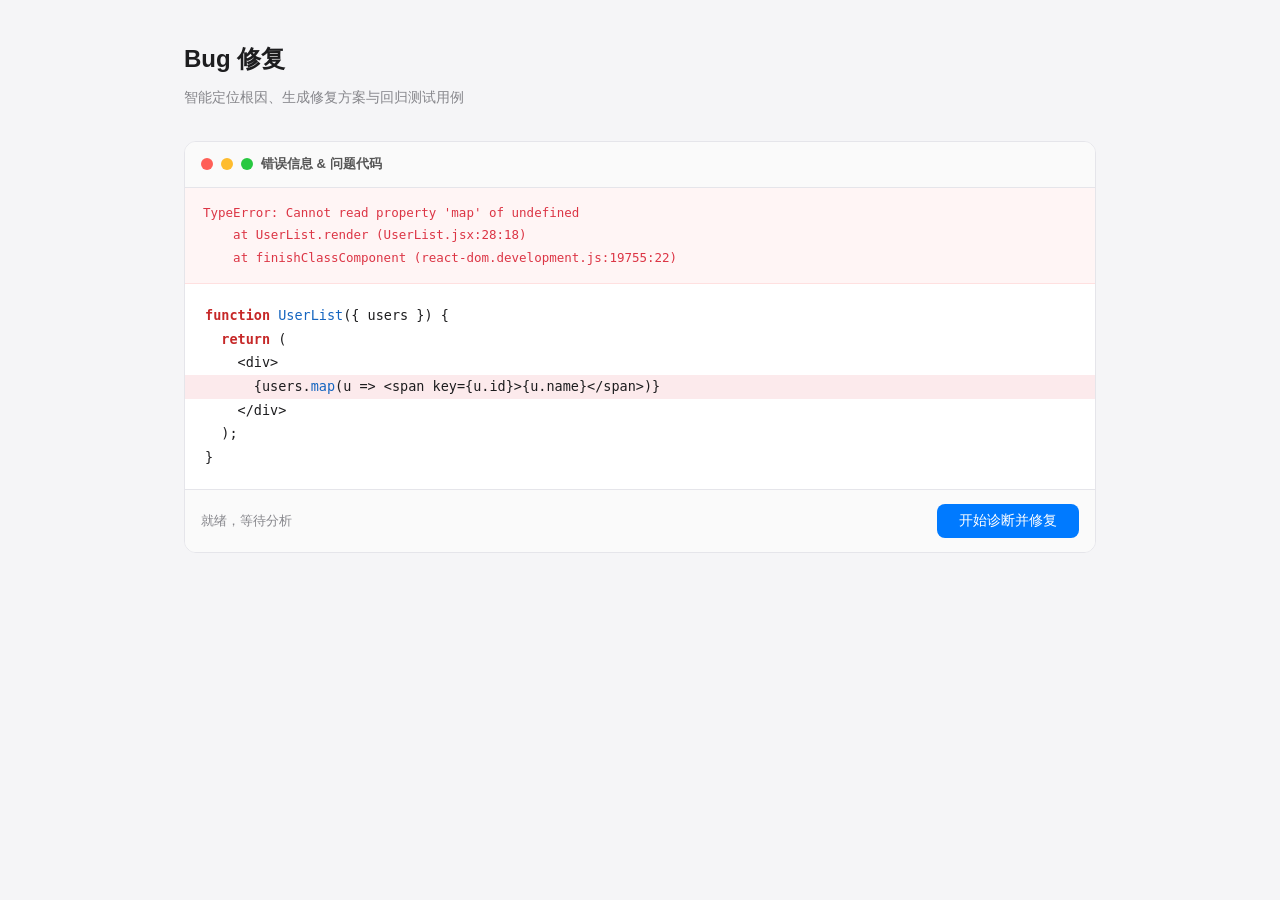
<file: demos/d_bugfix/index.html>
<!DOCTYPE html>
<html lang="zh-CN">
<head>
<meta charset="UTF-8">
<meta name="viewport" content="width=device-width, initial-scale=1.0">
<title>Bug 修复 Demo</title>
<style>
  * { margin: 0; padding: 0; box-sizing: border-box; }
  body { font-family: -apple-system, "SF Pro Text", "Helvetica Neue", sans-serif; background: #f5f5f7; color: #1d1d1f; line-height: 1.6; }
  .container { max-width: 960px; margin: 40px auto; padding: 0 24px; }

  h1 { font-size: 24px; font-weight: 600; margin-bottom: 8px; color: #1d1d1f; }
  .subtitle { font-size: 14px; color: #86868b; margin-bottom: 32px; }

  /* 输入区 */
  .input-card {
    background: #fff;
    border-radius: 12px;
    border: 1px solid #e5e5ea;
    overflow: hidden;
    margin-bottom: 20px;
  }
  .card-header {
    display: flex;
    align-items: center;
    gap: 8px;
    padding: 12px 16px;
    background: #fafafa;
    border-bottom: 1px solid #e5e5ea;
    font-size: 13px;
    font-weight: 600;
    color: #555;
  }
  .dot { width: 12px; height: 12px; border-radius: 50%; }
  .dot-r { background: #ff5f57; } .dot-y { background: #febc2e; } .dot-g { background: #28c840; }

  /* 错误堆栈 */
  .error-block {
    margin: 0;
    padding: 14px 18px;
    font-family: "SF Mono", "Fira Code", monospace;
    font-size: 12.5px;
    line-height: 1.8;
    background: #fff5f5;
    color: #dc3545;
    border-bottom: 1px solid #ffe0e0;
    white-space: pre-wrap;
    word-break: break-all;
  }

  /* 代码 */
  pre {
    margin: 0;
    padding: 20px;
    font-family: "SF Mono", "Fira Code", "Consolas", monospace;
    font-size: 13.5px;
    line-height: 1.75;
    overflow-x: auto;
  }
  .kw { color: #c62828; font-weight: 600; }
  .fn { color: #1565c0; }
  .str { color: #2e7d32; }
  .hl-bug { background: rgba(220,53,69,0.10); display: inline-block; width: calc(100% + 40px); margin-left: -20px; padding-left: 20px; }

  .action-bar {
    display: flex;
    align-items: center;
    justify-content: space-between;
    padding: 14px 16px;
    border-top: 1px solid #e5e5ea;
    background: #fafafa;
  }
  .status-text { font-size: 13px; color: #86868b; }
  .status-text.active { color: #007aff; }
  .status-text.done { color: #34c759; }
  .btn-fix {
    padding: 8px 22px;
    border-radius: 8px;
    border: none;
    background: #007aff;
    color: #fff;
    font-size: 14px;
    font-weight: 500;
    cursor: pointer;
    transition: all 0.2s;
  }
  .btn-fix:hover { background: #0062cc; }
  .btn-fix:disabled { opacity: 0.5; cursor: not-allowed; }

  /* 结果区域 */
  #results { display: none; animation: fadeIn 0.4s ease; }
  @keyframes fadeIn { from { opacity: 0; transform: translateY(12px); } to { opacity: 1; transform: translateY(0); } }

  .result-section {
    background: #fff;
    border-radius: 12px;
    border: 1px solid #e5e5ea;
    overflow: hidden;
    margin-bottom: 20px;
  }
  .result-header {
    padding: 14px 20px;
    border-bottom: 1px solid #e5e5ea;
    font-size: 15px;
    font-weight: 600;
    display: flex;
    align-items: center;
    gap: 8px;
  }
  .result-body { padding: 20px 22px; }

  /* 文字内容样式 */
  .section-title { font-size: 15px; font-weight: 600; color: #1d1d1f; margin-bottom: 10px; }
  .text-body { font-size: 14px; color: #444; line-height: 1.9; }
  .text-body p { margin-bottom: 12px; }
  .text-body strong { color: #1d1d1f; }

  /* 触发条件列表 */
  .trigger-list {
    list-style: none;
    padding: 0;
    margin-top: 12px;
  }
  .trigger-list li {
    position: relative;
    padding: 8px 0 8px 24px;
    font-size: 13.5px;
    color: #555;
    border-bottom: 1px dashed #eee;
  }
  .trigger-list li:last-child { border-bottom: none; }
  .trigger-list li::before {
    content: "";
    position: absolute;
    left: 6px;
    top: 15px;
    width: 6px;
    height: 6px;
    border-radius: 50%;
    background: #e6a23c;
  }

  /* 修复代码块 */
  .fix-code-block {
    background: #f8f9fa;
    border-radius: 8px;
    padding: 16px 18px;
    margin: 14px 0;
    border-left: 3px solid #67c23a;
  }
  .fix-code-label { font-size: 12px; color: #67c23a; font-weight: 600; margin-bottom: 10px; }
  .fix-code {
    font-family: "SF Mono", "Fira Code", monospace;
    font-size: 12.5px;
    line-height: 1.75;
    color: #333;
    white-space: pre-wrap;
    word-break: break-all;
  }
  .fix-note {
    margin-top: 10px;
    padding: 10px 14px;
    background: #ecf5ff;
    border-radius: 6px;
    font-size: 13px;
    color: #409eff;
    line-height: 1.7;
  }

  /* 影响范围表格 */
  .scope-table {
    width: 100%;
    border-collapse: collapse;
    margin-top: 12px;
    font-size: 13.5px;
  }
  .scope-table th {
    text-align: left;
    padding: 10px 14px;
    background: #fafafa;
    color: #666;
    font-weight: 600;
    border-bottom: 2px solid #e5e5ea;
    width: 30%;
  }
  .scope-table td {
    padding: 10px 14px;
    border-bottom: 1px solid #f0f0f0;
    color: #333;
  }
  .scope-table tr:last-child td { border-bottom: none; }

  /* 测试用例 */
  .test-case-block {
    background: #f8f9fa;
    border-radius: 8px;
    padding: 16px 18px;
    margin: 14px 0;
    border-left: 3px solid #409eff;
  }
  .test-code {
    font-family: "SF Mono", "Fira Code", monospace;
    font-size: 12px;
    line-height: 1.7;
    color: #333;
    white-space: pre-wrap;
    word-break: break-all;
  }
  .case-tags {
    display: flex;
    gap: 8px;
    flex-wrap: wrap;
    margin-top: 12px;
  }
  .case-tag {
    display: inline-flex;
    align-items: center;
    gap: 4px;
    padding: 4px 12px;
    border-radius: 12px;
    font-size: 12px;
    font-weight: 500;
  }
  .tag-normal { background: #f0f9eb; color: #67c23a; }
  .tag-edge   { background: #fdf6ec; color: #e6a23c; }

  /* 结论 */
  .conclusion-box {
    background: linear-gradient(135deg, #f0f9eb 0%, #ecf5ff 100%);
    border-radius: 10px;
    padding: 20px 24px;
    border: 1px solid #d9ecff;
  }
  .conclusion-box h3 { font-size: 15px; margin-bottom: 10px; color: #303133; }
  .conclusion-box p { font-size: 14px; color: #606266; line-height: 1.8; }
</style>
</head>
<body>
<div class="container">

<h1>Bug 修复</h1>
<p class="subtitle">智能定位根因、生成修复方案与回归测试用例</p>

<!-- 输入区：错误 + 代码 -->
<div class="input-card">
  <div class="card-header">
    <span class="dot dot-r"></span><span class="dot dot-y"></span><span class="dot dot-g"></span>
    <span>错误信息 &amp; 问题代码</span>
  </div>
  <div class="error-block">TypeError: Cannot read property 'map' of undefined
    at UserList.render (UserList.jsx:28:18)
    at finishClassComponent (react-dom.development.js:19755:22)</div>
  <pre id="code-area"><code><span class="kw">function</span> <span class="fn">UserList</span>({ users }) {
  <span class="kw">return</span> (
    &lt;div&gt;
<span class="hl-bug">      {users.<span class="fn">map</span>(u =&gt; &lt;span key={u.id}&gt;{u.name}&lt;/span&gt;)}</span>
    &lt;/div&gt;
  );
}</code></pre>
  <div class="action-bar">
    <span class="status-text" id="status">就绪，等待分析</span>
    <button class="btn-fix" id="btnRun" onclick="runFix()">开始诊断并修复</button>
  </div>
</div>

<!-- 修复结果 -->
<div id="results">

  <!-- 1. 根因定位 -->
  <div class="result-section">
    <div class="result-header">
      <svg width="18" height="18" viewBox="0 0 24 24" fill="none" stroke="#e6a23c" stroke-width="2"><circle cx="12" cy="12" r="10"/><line x1="12" y1="8" x2="12" y2="12"/><line x1="12" y1="16" x2="12.01" y2="16"/></svg>
      根因定位
    </div>
    <div class="result-body">
      <div class="text-body">
        <p>错误类型为 <strong>TypeError: Cannot read property 'map' of undefined</strong>，触发点在 <code>UserList.jsx</code> 第 28 行。</p>
        <p>问题根因是 <strong>users 参数未做空值保护</strong>。当父组件在数据加载完成前渲染 UserList，或接口返回异常导致 users 为 undefined/null 时，直接调用 users.map() 会抛出 TypeError，导致整个组件崩溃白屏。</p>
        <p style="font-weight: 600; font-size: 13px; color: #666;">触发条件：</p>
        <ul class="trigger-list">
          <li>父组件初始状态 users 为 undefined，未传参</li>
          <li>接口请求失败或返回格式异常，data.users 字段缺失</li>
          <li>后端返回 { users: null } 而非空数组</li>
        </ul>
      </div>
    </div>
  </div>

  <!-- 2. 修复方案 -->
  <div class="result-section">
    <div class="result-header">
      <svg width="18" height="18" viewBox="0 0 24 24" fill="none" stroke="#67c23a" stroke-width="2"><path d="M12 22s8-4 8-10V5l-8-3-8 3v7c0 6 8 10 8 10z"/></svg>
      修复方案（防御式处理）
    </div>
    <div class="result-body">
      <div class="fix-code-block">
        <div class="fix-code-label">UserList.jsx — 修复后</div>
        <div class="fix-code"><span style="color:#c62828;font-weight:600">function</span> <span style="color:#1565c0">UserList</span>({ users }) {
  <span style="color:#90a4ae">// 添加默认值 + 空值保护</span>
  <span style="color:#c62828;font-weight:600">const</span> safeUsers = users ?? [];

  <span style="color:#c62828;font-weight:600">return</span> (
    &lt;div&gt;
      {safeUsers.length > <span style="color:#e65100">0</span>
        ? safeUsers.<span style="color:#1565c0">map</span>(u =&gt; &lt;span key={u.id}&gt;{u.name}&lt;/span&gt;)
        : &lt;span style={{ color: <span style="color:#2e7d32">'#999'</span> }}&gt;暂无数据&lt;/span&gt;}
    &lt;/div&gt;
  );
}</div>
      </div>
      <div class="fix-note">
        <strong>修改说明：</strong>使用空值合并运算符 ?? 将 null/undefined 统一转为空数组 []，确保 .map() 调用安全。同时增加空状态展示，提升用户体验。<br>
        <strong>改动量：</strong>新增 1 行默认值处理 + 三元表达式替换原 map 调用，属于最小改动。
      </div>
    </div>
  </div>

  <!-- 3. 影响范围 -->
  <div class="result-section">
    <div class="result-header">
      <svg width="18" height="18" viewBox="0 0 24 24" fill="none" stroke="#409eff" stroke-width="2"><circle cx="12" cy="12" r="10"/><polyline points="12 6 12 12 16 14"/></svg>
      影响范围评估
    </div>
    <div class="result-body">
      <table class="scope-table">
        <tr><th>影响文件</th><td>仅 UserList.jsx</td></tr>
        <tr><th>影响逻辑</th><td>仅组件渲染层，不影响数据获取和状态管理</td></tr>
        <tr><th>向后兼容</th><td>完全兼容，原有正常传入数组的行为不变</td></tr>
        <tr><th>副作用风险</th><td>无</td></tr>
      </table>
    </div>
  </div>

  <!-- 4. 回归测试用例 -->
  <div class="result-section">
    <div class="result-header">
      <svg width="18" height="18" viewBox="0 0 24 24" fill="none" stroke="#909399" stroke-width="2"><polyline points="9 11 12 14 22 4"/><path d="M21 12v7a2 2 0 01-2 2H5a2 2 0 01-2-2V5a2 2 0 012-2h11"/></svg>
      回归测试用例
    </div>
    <div class="result-body">
      <div class="test-case-block">
        <div class="fix-code-label">UserList.test.jsx</div>
        <div class="test-code"><span style="color:#90a4ae">// 使用 @testing-library/react</span>
<span style="color:#c62828;font-weight:600">import</span> { render, screen } <span style="color:#c62828;font-weight:600">from</span> <span style="color:#2e7d32">'@testing-library/react'</span>;
<span style="color:#c62828;font-weight:600">import</span> { UserList } <span style="color:#c62828;font-weight:600">from</span> <span style="color:#2e7d32">'./UserList'</span>;

describe(<span style="color:#2e7d32">'UserList'</span>, () => {
  it(<span style="color:#2e7d32">'正常渲染用户列表'</span>, () => {
    <span style="color:#c62828;font-weight:600">const</span> users = [
      { id: <span style="color:#e65100">1</span>, name: <span style="color:#2e7d32">'张三'</span> },
      { id: <span style="color:#e65100">2</span>, name: <span style="color:#2e7d32">'李四'</span> },
    ];
    render(&lt;UserList users={users} /&gt;);
    expect(screen.getByText(<span style="color:#2e7d32">'张三'</span>)).toBeTruthy();
    expect(screen.getByText(<span style="color:#2e7d32">'李四'</span>)).toBeTruthy();
  });

  it(<span style="color:#2e7d32">'users 为 null 时不崩溃，显示暂无数据'</span>, () => {
    render(&lt;UserList users={<span style="color:#993556">null</span>} /&gt;);
    expect(screen.getByText(<span style="color:#2e7d32">'暂无数据'</span>)).toBeTruthy();
  });

  it(<span style="color:#2e7d32">'users 为 undefined 时不崩溃，显示暂无数据'</span>, () => {
    render(&lt;UserList users={<span style="color:#993556">undefined</span>} /&gt;);
    expect(screen.getByText(<span style="color:#2e7d32">'暂无数据'</span>)).toBeTruthy();
  });

  it(<span style="color:#2e7d32">'users 为空数组时显示暂无数据'</span>, () => {
    render(&lt;UserList users={[<span style="color:#993556">[]</span>]} /&gt;);
    expect(screen.getByText(<span style="color:#2e7d32">'暂无数据'</span>)).toBeTruthy();
  });
});</div>
      </div>
      <div class="case-tags">
        <span class="case-tag tag-normal">正常路径 1 条</span>
        <span class="case-tag tag-edge">边界场景 3 条（null / undefined / 空数组）</span>
      </div>
    </div>
  </div>

  <!-- 结论 -->
  <div class="result-section">
    <div class="result-header">
      <svg width="18" height="18" viewBox="0 0 24 24" fill="none" stroke="#67c23a" stroke-width="2"><path d="M22 11.08V12a10 10 0 11-5.93-9.14"/><polyline points="22 4 12 14.01"/></svg>
      修复结论
    </div>
    <div class="result-body">
      <div class="conclusion-box">
        <h3>总体评价</h3>
        <p>该 Bug 属于<strong>空指针/空值未防护类问题</strong>，在前端开发中高频出现。本次采用防御式处理策略，通过默认值兜底确保组件健壮性。<strong>修复后可安全合入主分支</strong>，建议同步补充上述回归测试用例到 CI 流水线。</p>
        <h3 style="margin-top: 16px;">后续建议</h3>
        <p>• 排查项目中其他使用 .map()/.filter() 等数组方法的位置，统一添加空值保护<br>
           • 在父组件层面对接口返回数据做标准化处理（null → []），从源头避免此类问题<br>
           • 考虑引入 TypeScript 严格模式，在编译阶段拦截部分空值问题</p>
      </div>
    </div>
  </div>

</div><!-- /#results -->

</div><!-- /.container -->

<script>var running=false;function runFix(){if(running)return;running=true;var btn=document.getElementById('btnRun');var status=document.getElementById('status');var results=document.getElementById('results');btn.disabled=true;results.style.display='none';var phases=['正在解析错误堆栈...','正在定位根因...','正在生成修复方案...','正在编写回归测试用例...'];var i=0;status.className='status-text active';var timer=setInterval(function(){if(i<phases.length){status.textContent=phases[i];i++;}else{clearInterval(timer);showResults();}},550);}function showResults(){var status=document.getElementById('status');var btn=document.getElementById('btnRun');var results=document.getElementById('results');status.textContent='诊断完成 — 已生成修复方案';status.className='status-text done';btn.disabled=false;btn.textContent='重新诊断';running=false;results.style.display='block';setTimeout(function(){results.scrollIntoView({behavior:'smooth',block:'start'});},100);}</script>
</body>
</html>
</file>
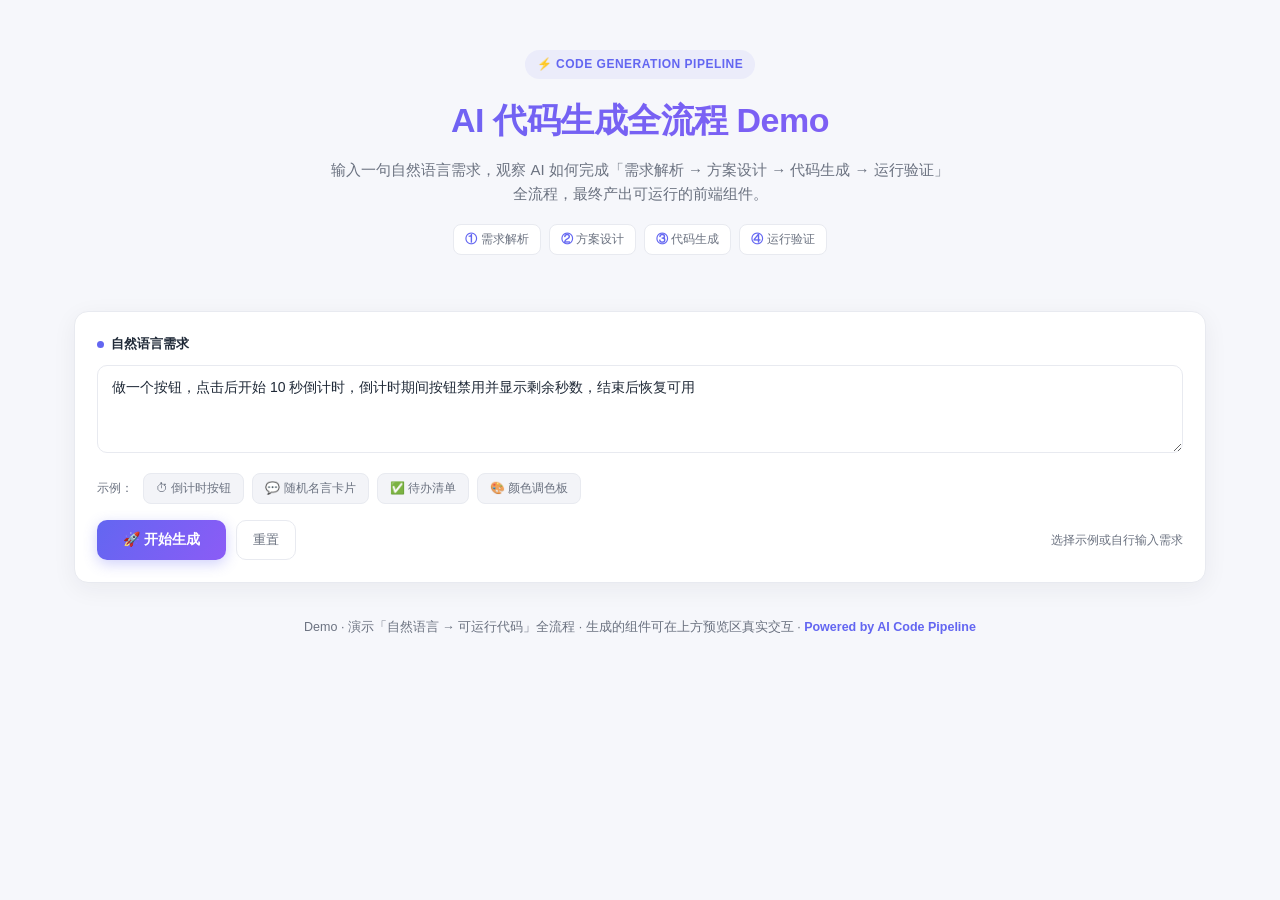
<file: demos/d_code/index.html>
<!DOCTYPE html>
<html lang="zh-CN">
<head>
<meta charset="UTF-8">
<meta name="viewport" content="width=device-width, initial-scale=1.0">
<title>AI Code Generator · 代码生成全流程 Demo</title>
<style>
  :root{
    --bg:#f6f7fb; --card:#ffffff; --ink:#1f2937; --muted:#6b7280;
    --line:#e8eaf0; --brand:#6366f1; --brand2:#8b5cf6; --ok:#10b981; --warn:#f59e0b;
    --shadow:0 6px 24px rgba(31,41,55,.06); --radius:14px;
    --mono:"SF Mono",ui-monospace,Menlo,Consolas,monospace;
  }
  *{box-sizing:border-box;margin:0;padding:0}
  body{font-family:-apple-system,BlinkMacSystemFont,"Segoe UI","PingFang SC","Microsoft YaHei",sans-serif;background:var(--bg);color:var(--ink);line-height:1.6;-webkit-font-smoothing:antialiased}
  .wrap{max-width:1180px;margin:0 auto;padding:32px 24px 80px}

  /* hero */
  .hero{text-align:center;padding:18px 0 30px}
  .hero .badge{display:inline-block;font-size:12px;font-weight:600;color:var(--brand);background:rgba(99,102,241,.08);padding:5px 12px;border-radius:20px;margin-bottom:14px;letter-spacing:.5px}
  .hero h1{font-size:34px;font-weight:800;letter-spacing:-.5px;background:linear-gradient(120deg,var(--brand),var(--brand2));-webkit-background-clip:text;background-clip:text;color:transparent;margin-bottom:10px}
  .hero p{color:var(--muted);font-size:15px;max-width:620px;margin:0 auto}
  .flow-tag{display:flex;gap:8px;justify-content:center;flex-wrap:wrap;margin-top:18px}
  .flow-tag span{font-size:12px;color:var(--muted);background:var(--card);border:1px solid var(--line);padding:5px 11px;border-radius:8px}
  .flow-tag span b{color:var(--brand)}

  /* input zone */
  .input-zone{background:var(--card);border:1px solid var(--line);border-radius:var(--radius);box-shadow:var(--shadow);padding:22px;margin-top:26px}
  .input-zone label{font-size:13px;font-weight:600;color:var(--ink);display:block;margin-bottom:10px}
  .input-zone label .dot{display:inline-block;width:7px;height:7px;border-radius:50%;background:var(--brand);margin-right:7px;vertical-align:middle}
  textarea{width:100%;min-height:88px;border:1.5px solid var(--line);border-radius:10px;padding:13px 14px;font-size:14px;font-family:inherit;resize:vertical;transition:border-color .2s,box-shadow .2s;color:var(--ink)}
  textarea:focus{outline:none;border-color:var(--brand);box-shadow:0 0 0 3px rgba(99,102,241,.12)}
  .examples{display:flex;gap:8px;flex-wrap:wrap;margin-top:13px}
  .examples button{font-size:12px;color:var(--muted);background:#f3f4f8;border:1px solid var(--line);padding:6px 12px;border-radius:8px;cursor:pointer;transition:all .15s}
  .examples button:hover{color:var(--brand);border-color:var(--brand);background:rgba(99,102,241,.06)}
  .actions{display:flex;gap:10px;margin-top:16px;align-items:center}
  .btn-gen{background:linear-gradient(120deg,var(--brand),var(--brand2));color:#fff;border:none;padding:11px 26px;border-radius:10px;font-size:14px;font-weight:600;cursor:pointer;transition:transform .15s,box-shadow .2s;box-shadow:0 4px 14px rgba(99,102,241,.3)}
  .btn-gen:hover{transform:translateY(-1px);box-shadow:0 6px 18px rgba(99,102,241,.4)}
  .btn-gen:disabled{opacity:.55;cursor:not-allowed;transform:none;box-shadow:none}
  .btn-ghost{background:transparent;color:var(--muted);border:1px solid var(--line);padding:10px 16px;border-radius:10px;font-size:13px;cursor:pointer}
  .btn-ghost:hover{color:var(--ink);border-color:#cbd1dd}
  .hint{font-size:12px;color:var(--muted);margin-left:auto}

  /* pipeline */
  .pipeline{margin-top:30px;display:none}
  .pipeline.active{display:block}
  .stage{position:relative;background:var(--card);border:1px solid var(--line);border-radius:var(--radius);box-shadow:var(--shadow);margin-bottom:16px;overflow:hidden;opacity:.45;transition:opacity .4s}
  .stage.active{opacity:1}
  .stage.done{opacity:.85}
  .stage-head{display:flex;align-items:center;gap:13px;padding:16px 20px;border-bottom:1px solid var(--line);background:linear-gradient(90deg,rgba(99,102,241,.03),transparent)}
  .stage-num{width:30px;height:30px;border-radius:9px;display:flex;align-items:center;justify-content:center;font-size:14px;font-weight:700;color:#fff;background:linear-gradient(135deg,var(--brand),var(--brand2));flex-shrink:0}
  .stage.done .stage-num{background:var(--ok)}
  .stage-title{font-size:15px;font-weight:700}
  .stage-sub{font-size:12px;color:var(--muted);margin-left:2px}
  .stage-state{margin-left:auto;font-size:12px;font-weight:600;padding:4px 10px;border-radius:20px;background:#f3f4f8;color:var(--muted)}
  .stage-state.running{background:rgba(245,158,11,.12);color:var(--warn)}
  .stage-state.ok{background:rgba(16,185,129,.12);color:var(--ok)}
  .stage-body{padding:18px 20px;display:none}
  .stage.active .stage-body,.stage.done .stage-body{display:block}

  /* spinner */
  .spin{display:inline-block;width:13px;height:13px;border:2px solid rgba(245,158,11,.3);border-top-color:var(--warn);border-radius:50%;animation:sp .7s linear infinite;vertical-align:middle;margin-right:6px}
  @keyframes sp{to{transform:rotate(360deg)}}

  /* parse result */
  .grid2{display:grid;grid-template-columns:1fr 1fr;gap:16px}
  @media(max-width:680px){.grid2{grid-template-columns:1fr}}
  .blk{background:#fafbfd;border:1px solid var(--line);border-radius:10px;padding:13px 15px}
  .blk h4{font-size:12px;color:var(--muted);text-transform:uppercase;letter-spacing:.6px;margin-bottom:9px;font-weight:600}
  .blk p.lead{font-size:14px;font-weight:600;color:var(--ink)}
  .tags{display:flex;flex-wrap:wrap;gap:6px;margin-top:4px}
  .tags span{font-size:12px;background:#fff;border:1px solid var(--line);padding:3px 9px;border-radius:6px;color:#4b5563}
  .tags span.t{color:var(--brand);border-color:rgba(99,102,241,.3);background:rgba(99,102,241,.05)}
  .feat-list{list-style:none;margin-top:2px}
  .feat-list li{font-size:13px;padding:4px 0;color:#374151;display:flex;align-items:flex-start;gap:8px}
  .feat-list li::before{content:"✓";color:var(--ok);font-weight:700;flex-shrink:0}

  /* design */
  .design-row{display:flex;gap:10px;margin-bottom:10px;align-items:flex-start}
  .design-row .k{font-size:12px;color:var(--muted);min-width:84px;padding-top:2px;font-weight:600}
  .design-row .v{font-size:13px;color:#374151;flex:1}
  .arch{display:flex;gap:8px;flex-wrap:wrap;margin-top:4px}
  .arch .node{font-size:12px;background:linear-gradient(135deg,rgba(99,102,241,.1),rgba(139,92,246,.1));border:1px solid rgba(99,102,241,.25);color:var(--brand);padding:5px 11px;border-radius:8px;font-weight:600}

  /* code */
  .codebox{background:#1e1e2e;border-radius:10px;overflow:hidden;margin-top:4px}
  .codebar{display:flex;align-items:center;gap:7px;padding:9px 13px;background:#181825}
  .codebar .d{width:11px;height:11px;border-radius:50%}
  .codebar .fname{font-size:12px;color:#9ca3af;margin-left:6px;font-family:var(--mono)}
  .codebox pre{margin:0;padding:15px 16px;overflow-x:auto;font-family:var(--mono);font-size:12.5px;line-height:1.65;color:#cdd6f4;max-height:380px}
  .codebox pre .cur{display:inline-block;width:7px;height:14px;background:#cdd6f4;vertical-align:middle;animation:bk 1s steps(2) infinite;margin-left:1px}
  @keyframes bk{50%{opacity:0}}
  .tok-tag{color:#f38ba8}.tok-attr{color:#fab387}.tok-str{color:#a6e3a1}.tok-kw{color:#cba6f7}.tok-fn{color:#89b4fa}.tok-com{color:#6c7086;font-style:italic}.tok-num{color:#fab387}

  /* run */
  .run-wrap{display:grid;grid-template-columns:1fr;gap:14px}
  .device{background:#fff;border:1px solid var(--line);border-radius:12px;overflow:hidden;box-shadow:0 4px 16px rgba(31,41,55,.05)}
  .device-bar{display:flex;align-items:center;gap:6px;padding:9px 13px;background:#f3f4f8;border-bottom:1px solid var(--line)}
  .device-bar .d{width:10px;height:10px;border-radius:50%}
  .device-bar .d.r{background:#ff5f57}.device-bar .d.y{background:#febc2e}.device-bar .d.g{background:#28c840}
  .device-bar .url{font-size:11px;color:var(--muted);margin-left:8px;font-family:var(--mono);background:#fff;padding:2px 9px;border-radius:6px;border:1px solid var(--line)}
  .device iframe{width:100%;height:340px;border:none;background:#fff}
  .run-meta{display:flex;gap:8px;flex-wrap:wrap;margin-top:4px}
  .run-meta span{font-size:12px;color:var(--ok);background:rgba(16,185,129,.1);padding:4px 10px;border-radius:6px;font-weight:500}

  .foot{text-align:center;margin-top:34px;color:var(--muted);font-size:12.5px}
  .foot b{color:var(--brand)}
</style>
</head>
<body>
<div class="wrap">

  <div class="hero">
    <span class="badge">⚡ CODE GENERATION PIPELINE</span>
    <h1>AI 代码生成全流程 Demo</h1>
    <p>输入一句自然语言需求，观察 AI 如何完成「需求解析 → 方案设计 → 代码生成 → 运行验证」全流程，最终产出可运行的前端组件。</p>
    <div class="flow-tag">
      <span><b>①</b> 需求解析</span>
      <span><b>②</b> 方案设计</span>
      <span><b>③</b> 代码生成</span>
      <span><b>④</b> 运行验证</span>
    </div>
  </div>

  <div class="input-zone">
    <label><span class="dot"></span>自然语言需求</label>
    <textarea id="need" placeholder="例如：做一个按钮，点击后开始 10 秒倒计时，期间禁用并显示剩余秒数，结束后恢复可用"></textarea>
    <div class="examples">
      <span style="font-size:12px;color:var(--muted);align-self:center;margin-right:2px">示例：</span>
      <button data-case="countdown">⏱ 倒计时按钮</button>
      <button data-case="quote">💬 随机名言卡片</button>
      <button data-case="todo">✅ 待办清单</button>
      <button data-case="palette">🎨 颜色调色板</button>
    </div>
    <div class="actions">
      <button class="btn-gen" id="genBtn">🚀 开始生成</button>
      <button class="btn-ghost" id="resetBtn">重置</button>
      <span class="hint" id="hint">选择示例或自行输入需求</span>
    </div>
  </div>

  <div class="pipeline" id="pipeline">

    <!-- Stage 1 -->
    <div class="stage" id="s1">
      <div class="stage-head">
        <div class="stage-num">1</div>
        <div>
          <div class="stage-title">需求解析 <span class="stage-sub">Intent Parsing</span></div>
        </div>
        <div class="stage-state" id="s1state">等待中</div>
      </div>
      <div class="stage-body">
        <div class="grid2">
          <div class="blk">
            <h4>核心意图</h4>
            <p class="lead" id="p-intent">—</p>
            <h4 style="margin-top:14px">功能点</h4>
            <ul class="feat-list" id="p-feats"></ul>
          </div>
          <div class="blk">
            <h4>技术要素</h4>
            <div class="tags" id="p-tech"></div>
            <h4 style="margin-top:14px">交互边界</h4>
            <div class="tags" id="p-edge"></div>
          </div>
        </div>
      </div>
    </div>

    <!-- Stage 2 -->
    <div class="stage" id="s2">
      <div class="stage-head">
        <div class="stage-num">2</div>
        <div>
          <div class="stage-title">方案设计 <span class="stage-sub">Solution Design</span></div>
        </div>
        <div class="stage-state" id="s2state">等待中</div>
      </div>
      <div class="stage-body">
        <div class="blk">
          <div class="design-row"><div class="k">组件结构</div><div class="v"><div class="arch" id="d-arch"></div></div></div>
          <div class="design-row"><div class="k">状态设计</div><div class="v" id="d-state">—</div></div>
          <div class="design-row"><div class="k">技术选型</div><div class="v" id="d-stack">—</div></div>
          <div class="design-row"><div class="k">样式策略</div><div class="v" id="d-style">—</div></div>
        </div>
      </div>
    </div>

    <!-- Stage 3 -->
    <div class="stage" id="s3">
      <div class="stage-head">
        <div class="stage-num">3</div>
        <div>
          <div class="stage-title">代码生成 <span class="stage-sub">Code Generation</span></div>
        </div>
        <div class="stage-state" id="s3state">等待中</div>
      </div>
      <div class="stage-body">
        <div class="codebox">
          <div class="codebar">
            <span class="d" style="background:#ff5f57"></span><span class="d" style="background:#febc2e"></span><span class="d" style="background:#28c840"></span>
            <span class="fname" id="code-fname">component.html</span>
          </div>
          <pre><code id="code-out"></code></pre>
        </div>
      </div>
    </div>

    <!-- Stage 4 -->
    <div class="stage" id="s4">
      <div class="stage-head">
        <div class="stage-num">4</div>
        <div>
          <div class="stage-title">运行验证 <span class="stage-sub">Run &amp; Verify</span></div>
        </div>
        <div class="stage-state" id="s4state">等待中</div>
      </div>
      <div class="stage-body">
        <div class="run-wrap">
          <div class="device">
            <div class="device-bar">
              <span class="d r"></span><span class="d y"></span><span class="d g"></span>
              <span class="url">localhost / preview</span>
            </div>
            <iframe id="run-frame" sandbox="allow-scripts"></iframe>
          </div>
          <div class="run-meta" id="run-meta"></div>
        </div>
      </div>
    </div>

  </div>

  <div class="foot">
    Demo · 演示「自然语言 → 可运行代码」全流程 · 生成的组件可在上方预览区真实交互 · <b>Powered by AI Code Pipeline</b>
  </div>
</div>

<script>function _regenerator(){var e,t,r="function"==typeof Symbol?Symbol:{},n=r.iterator||"@@iterator",o=r.toStringTag||"@@toStringTag";function i(r,n,o,i){var c=n&&n.prototype instanceof Generator?n:Generator,u=Object.create(c.prototype);return _regeneratorDefine2(u,"_invoke",function(r,n,o){var i,c,u,f=0,p=o||[],y=!1,G={p:0,n:0,v:e,a:d,f:d.bind(e,4),d:function d(t,r){return i=t,c=0,u=e,G.n=r,a;}};function d(r,n){for(c=r,u=n,t=0;!y&&f&&!o&&t<p.length;t++){var o,i=p[t],d=G.p,l=i[2];r>3?(o=l===n)&&(u=i[(c=i[4])?5:(c=3,3)],i[4]=i[5]=e):i[0]<=d&&((o=r<2&&d<i[1])?(c=0,G.v=n,G.n=i[1]):d<l&&(o=r<3||i[0]>n||n>l)&&(i[4]=r,i[5]=n,G.n=l,c=0));}if(o||r>1)return a;throw y=!0,n;}return function(o,p,l){if(f>1)throw TypeError("Generator is already running");for(y&&1===p&&d(p,l),c=p,u=l;(t=c<2?e:u)||!y;){i||(c?c<3?(c>1&&(G.n=-1),d(c,u)):G.n=u:G.v=u);try{if(f=2,i){if(c||(o="next"),t=i[o]){if(!(t=t.call(i,u)))throw TypeError("iterator result is not an object");if(!t.done)return t;u=t.value,c<2&&(c=0);}else 1===c&&(t=i.return)&&t.call(i),c<2&&(u=TypeError("The iterator does not provide a '"+o+"' method"),c=1);i=e;}else if((t=(y=G.n<0)?u:r.call(n,G))!==a)break;}catch(t){i=e,c=1,u=t;}finally{f=1;}}return{value:t,done:y};};}(r,o,i),!0),u;}var a={};function Generator(){}function GeneratorFunction(){}function GeneratorFunctionPrototype(){}t=Object.getPrototypeOf;var c=[][n]?t(t([][n]())):(_regeneratorDefine2(t={},n,function(){return this;}),t),u=GeneratorFunctionPrototype.prototype=Generator.prototype=Object.create(c);function f(e){return Object.setPrototypeOf?Object.setPrototypeOf(e,GeneratorFunctionPrototype):(e.__proto__=GeneratorFunctionPrototype,_regeneratorDefine2(e,o,"GeneratorFunction")),e.prototype=Object.create(u),e;}return GeneratorFunction.prototype=GeneratorFunctionPrototype,_regeneratorDefine2(u,"constructor",GeneratorFunctionPrototype),_regeneratorDefine2(GeneratorFunctionPrototype,"constructor",GeneratorFunction),GeneratorFunction.displayName="GeneratorFunction",_regeneratorDefine2(GeneratorFunctionPrototype,o,"GeneratorFunction"),_regeneratorDefine2(u),_regeneratorDefine2(u,o,"Generator"),_regeneratorDefine2(u,n,function(){return this;}),_regeneratorDefine2(u,"toString",function(){return"[object Generator]";}),(_regenerator=function _regenerator(){return{w:i,m:f};})();}function _regeneratorDefine2(e,r,n,t){var i=Object.defineProperty;try{i({},"",{});}catch(e){i=0;}_regeneratorDefine2=function _regeneratorDefine(e,r,n,t){function o(r,n){_regeneratorDefine2(e,r,function(e){return this._invoke(r,n,e);});}r?i?i(e,r,{value:n,enumerable:!t,configurable:!t,writable:!t}):e[r]=n:(o("next",0),o("throw",1),o("return",2));},_regeneratorDefine2(e,r,n,t);}function asyncGeneratorStep(n,t,e,r,o,a,c){try{var i=n[a](c),u=i.value;}catch(n){return void e(n);}i.done?t(u):Promise.resolve(u).then(r,o);}function _asyncToGenerator(n){return function(){var t=this,e=arguments;return new Promise(function(r,o){var a=n.apply(t,e);function _next(n){asyncGeneratorStep(a,r,o,_next,_throw,"next",n);}function _throw(n){asyncGeneratorStep(a,r,o,_next,_throw,"throw",n);}_next(void 0);});};}var CASES={countdown:{need:"做一个按钮，点击后开始 10 秒倒计时，倒计时期间按钮禁用并显示剩余秒数，结束后恢复可用",parse:{intent:"带倒计时的交互按钮",feats:["点击按钮触发倒计时","倒计时 10 秒","倒计时期间按钮禁用","实时显示剩余秒数","结束自动恢复可用"],tech:["HTML button","JS setInterval","状态锁定","CSS 过渡"],edge:["防止重复点击","倒计时归零清理定时器","恢复初始文案"]},design:{arch:["Button 容器","Timer 计时逻辑","State 状态锁"],state:"isCounting(布尔) · seconds(数字)",stack:"原生 JavaScript · 无依赖",style:"渐变背景 + 禁用态灰阶过渡"},code:"<!-- 倒计时按钮组件 -->\n<style>\n  .cd-btn{\n    padding:14px 38px;font-size:16px;font-weight:600;color:#fff;\n    border:none;border-radius:10px;cursor:pointer;\n    background:linear-gradient(135deg,#6366f1,#8b5cf6);\n    transition:all .25s;box-shadow:0 4px 14px rgba(99,102,241,.35);\n  }\n  .cd-btn:disabled{\n    background:#cbd1dd;cursor:not-allowed;box-shadow:none;transform:none;\n  }\n  .cd-wrap{display:flex;flex-direction:column;align-items:center;gap:14px;padding:40px}\n  .cd-tip{font-size:13px;color:#6b7280}\n</style>\n<div class=\"cd-wrap\">\n  <button class=\"cd-btn\" id=\"cdBtn\">获取验证码</button>\n  <div class=\"cd-tip\" id=\"cdTip\">点击按钮开始 10 秒倒计时</div>\n</div>\n<script>\n  const btn=document.getElementById('cdBtn');\n  const tip=document.getElementById('cdTip');\n  let timer=null;\n  btn.addEventListener('click',()=>{\n    if(btn.disabled) return;\n    let sec=10;\n    btn.disabled=true;\n    btn.textContent=sec+'s 后重试';\n    tip.textContent='倒计时进行中，请稍候…';\n    timer=setInterval(()=>{\n      sec--;\n      btn.textContent=sec+'s 后重试';\n      if(sec<=0){\n        clearInterval(timer);\n        btn.disabled=false;\n        btn.textContent='获取验证码';\n        tip.textContent='倒计时结束，可再次点击';\n      }\n    },1000);\n  });\n<\/script>"},quote:{need:"做一个名言卡片，显示一句随机名言，点击按钮换一句，切换时有淡入淡出动画",parse:{intent:"随机名言展示卡片",feats:["展示一句名言","点击按钮随机切换","淡入淡出过渡动画","名言与作者配对"],tech:["CSS opacity 过渡","随机数选取","数据数组"],edge:["避免连续重复同一句","动画期间防抖"]},design:{arch:["Card 卡片容器","Quote 文本区","Button 切换按钮"],state:"currentIndex(数字) · fading(布尔)",stack:"原生 JavaScript · CSS 动画",style:"卡片阴影 + 引号装饰 + 渐变按钮"},code:"<!-- 随机名言卡片组件 -->\n<style>\n  .q-card{\n    max-width:420px;margin:40px auto;padding:34px 30px;border-radius:16px;\n    background:#fff;box-shadow:0 10px 30px rgba(31,41,55,.1);\n    text-align:center;position:relative;overflow:hidden;\n  }\n  .q-card::before{\n    content:'“';position:absolute;top:-20px;left:18px;font-size:120px;\n    color:rgba(99,102,241,.12);font-family:Georgia,serif;line-height:1;\n  }\n  .q-text{font-size:18px;line-height:1.6;color:#1f2937;margin:18px 0 14px;\n    transition:opacity .35s;font-weight:500;position:relative;z-index:1}\n  .q-author{font-size:13px;color:#6366f1;font-weight:600;margin-bottom:22px;\n    transition:opacity .35s}\n  .q-btn{padding:10px 24px;font-size:14px;font-weight:600;color:#fff;\n    border:none;border-radius:8px;cursor:pointer;\n    background:linear-gradient(135deg,#6366f1,#8b5cf6);transition:transform .15s}\n  .q-btn:hover{transform:translateY(-1px)}\n  .fade{opacity:0}\n</style>\n<div class=\"q-card\">\n  <div class=\"q-text\" id=\"qText\">点击下方按钮，获取一句名言</div>\n  <div class=\"q-author\" id=\"qAuthor\">— 准备就绪 —</div>\n  <button class=\"q-btn\" id=\"qBtn\">🎲 换一句</button>\n</div>\n<script>\n  const quotes=[\n    {t:\"千里之行，始于足下。\",a:\"老子\"},\n    {t:\"保持饥饿，保持愚蠢。\",a:\"史蒂夫·乔布斯\"},\n    {t:\"简单是终极的复杂。\",a:\"达·芬奇\"},\n    {t:\"不要等待机会，而要创造机会。\",a:\"萧伯纳\"},\n    {t:\"认识你自己。\",a:\"苏格拉底\"},\n    {t:\"种一棵树最好的时间是十年前，其次是现在。\",a:\"谚语\"}\n  ];\n  const txt=document.getElementById('qText');\n  const aut=document.getElementById('qAuthor');\n  let last=-1;\n  function pick(){\n    let i;do{i=Math.floor(Math.random()*quotes.length)}while(i===last&&quotes.length>1);\n    last=i;\n    txt.classList.add('fade');aut.classList.add('fade');\n    setTimeout(()=>{\n      txt.textContent=quotes[i].t;\n      aut.textContent='— '+quotes[i].a+' —';\n      txt.classList.remove('fade');aut.classList.remove('fade');\n    },350);\n  }\n  document.getElementById('qBtn').addEventListener('click',pick);\n<\/script>"},todo:{need:"做一个待办事项列表，可以添加任务、勾选完成、删除任务，完成的任务显示删除线",parse:{intent:"待办事项管理列表",feats:["输入框添加任务","勾选标记完成","完成项显示删除线","单条删除","空列表提示"],tech:["DOM 动态渲染","数组状态管理","事件委托","localStorage 可选"],edge:["空输入不添加","删除后重新渲染","完成态切换"]},design:{arch:["Input 输入区","List 列表渲染","Item 单项(勾选+文本+删除)"],state:"todos(数组) · {id,text,done}",stack:"原生 JavaScript · CSS",style:"卡片式 + 勾选圆圈 + 悬停删除按钮"},code:"<!-- 待办清单组件 -->\n<style>\n  .todo{max-width:420px;margin:36px auto;background:#fff;border-radius:14px;\n    box-shadow:0 8px 26px rgba(31,41,55,.08);overflow:hidden}\n  .todo-head{padding:18px 20px;background:linear-gradient(135deg,#6366f1,#8b5cf6);color:#fff}\n  .todo-head h3{font-size:16px;margin-bottom:12px}\n  .todo-add{display:flex;gap:8px}\n  .todo-add input{flex:1;padding:9px 12px;border:none;border-radius:8px;font-size:14px}\n  .todo-add button{padding:0 16px;border:none;border-radius:8px;background:#fff;\n    color:#6366f1;font-weight:700;cursor:pointer;font-size:14px}\n  .todo-list{list-style:none;padding:8px 0;max-height:280px;overflow-y:auto}\n  .todo-list li{display:flex;align-items:center;gap:11px;padding:11px 20px;\n    border-bottom:1px solid #f0f1f5;transition:background .15s}\n  .todo-list li:hover{background:#fafbfd}\n  .todo-list li .cb{width:20px;height:20px;border:2px solid #cbd1dd;border-radius:50%;\n    cursor:pointer;flex-shrink:0;display:flex;align-items:center;justify-content:center;\n    transition:all .2s}\n  .todo-list li.done .cb{background:#10b981;border-color:#10b981;color:#fff}\n  .todo-list li.done .tx{text-decoration:line-through;color:#9ca3af}\n  .todo-list li .tx{flex:1;font-size:14px;color:#1f2937}\n  .todo-list li .del{opacity:0;color:#ef4444;cursor:pointer;font-size:16px;\n    transition:opacity .15s;border:none;background:none}\n  .todo-list li:hover .del{opacity:1}\n  .todo-empty{text-align:center;color:#9ca3af;padding:30px;font-size:13px}\n</style>\n<div class=\"todo\">\n  <div class=\"todo-head\">\n    <h3>📝 我的待办</h3>\n    <div class=\"todo-add\">\n      <input id=\"tdInput\" placeholder=\"输入任务后回车添加…\">\n      <button id=\"tdAdd\">添加</button>\n    </div>\n  </div>\n  <ul class=\"todo-list\" id=\"tdList\"></ul>\n</div>\n<script>\n  const input=document.getElementById('tdInput');\n  const list=document.getElementById('tdList');\n  let todos=[{id:1,text:\"体验这个 Demo\",done:true},{id:2,text:\"点勾选圆圈完成任务\",done:false}];\n  function render(){\n    if(!todos.length){list.innerHTML='<div class=\"todo-empty\">暂无任务，添加一个吧 ✨</div>';return}\n    list.innerHTML=todos.map(t=>'<li class=\"'+(t.done?'done':'')+'\">'+\n      '<div class=\"cb\" data-id=\"'+t.id+'\">'+(t.done?'✓':'')+'</div>'+\n      '<span class=\"tx\">'+t.text+'</span>'+\n      '<button class=\"del\" data-del=\"'+t.id+'\">×</button></li>').join('');\n  }\n  function add(){\n    const v=input.value.trim();if(!v)return;\n    todos.push({id:Date.now(),text:v,done:false});input.value='';render();\n  }\n  document.getElementById('tdAdd').addEventListener('click',add);\n  input.addEventListener('keydown',e=>{if(e.key==='Enter')add()});\n  list.addEventListener('click',e=>{\n    const id=Number(e.target.dataset.id);\n    const did=Number(e.target.dataset.del);\n    if(id){const t=todos.find(x=>x.id===id);if(t){t.done=!t.done;render()}}\n    if(did){todos=todos.filter(x=>x.id!==did);render()}\n  });\n  render();\n<\/script>"},palette:{need:"做一个调色板，展示一组预设颜色，点击颜色块显示其十六进制值并复制到剪贴板",parse:{intent:"颜色选择与复制工具",feats:["展示预设颜色网格","点击选中颜色","显示十六进制值","一键复制到剪贴板","复制成功提示"],tech:["Clipboard API","CSS Grid 布局","点击选中态"],edge:["复制失败降级提示","选中高亮","hover 预览"]},design:{arch:["Palette 颜色网格","Preview 选中预览","Toast 复制提示"],state:"selected(颜色值) · copied(布尔)",stack:"原生 JavaScript · Clipboard API",style:"圆角色块 + 选中描边 + 顶部预览条"},code:"<!-- 颜色调色板组件 -->\n<style>\n  .pal{max-width:440px;margin:36px auto;background:#fff;border-radius:14px;\n    box-shadow:0 8px 26px rgba(31,41,55,.08);overflow:hidden}\n  .pal-prev{padding:22px;display:flex;align-items:center;gap:16px;\n    background:var(--c,#6366f1);color:#fff;transition:background .35s}\n  .pal-prev .hex{font-size:22px;font-weight:800;font-family:monospace;letter-spacing:1px}\n  .pal-prev .lbl{font-size:12px;opacity:.85;margin-left:auto}\n  .pal-grid{display:grid;grid-template-columns:repeat(6,1fr);gap:8px;padding:16px}\n  .pal-cell{aspect-ratio:1;border-radius:8px;cursor:pointer;border:3px solid transparent;\n    transition:transform .15s,border-color .15s}\n  .pal-cell:hover{transform:scale(1.08)}\n  .pal-cell.sel{border-color:#1f2937;transform:scale(1.05)}\n  .pal-toast{text-align:center;padding:9px;font-size:13px;color:#10b981;\n    background:rgba(16,185,129,.08);opacity:0;transition:opacity .3s;height:0;overflow:hidden}\n  .pal-toast.show{opacity:1;height:auto;padding:9px}\n</style>\n<div class=\"pal\">\n  <div class=\"pal-prev\" id=\"palPrev\">\n    <span class=\"hex\" id=\"palHex\">#6366F1</span>\n    <span class=\"lbl\">点击下方色块选择并复制</span>\n  </div>\n  <div class=\"pal-grid\" id=\"palGrid\"></div>\n  <div class=\"pal-toast\" id=\"palToast\">✓ 已复制到剪贴板</div>\n</div>\n<script>\n  const colors=['#EF4444','#F59E0B','#10B981','#06B6D4','#6366F1','#8B5CF6',\n    '#EC4899','#84CC16','#14B8A6','#3B82F6','#A855F7','#F97316'];\n  const grid=document.getElementById('palGrid');\n  const prev=document.getElementById('palPrev');\n  const hexEl=document.getElementById('palHex');\n  const toast=document.getElementById('palToast');\n  let cur='#6366F1';\n  grid.innerHTML=colors.map(c=>'<div class=\"pal-cell\" data-c=\"'+c+'\" style=\"background:'+c+'\"></div>').join('');\n  function select(c){\n    cur=c;hexEl.textContent=c.toUpperCase();prev.style.setProperty('--c',c);\n    [...grid.children].forEach(el=>el.classList.toggle('sel',el.dataset.c===c));\n  }\n  function copy(c){\n    if(navigator.clipboard){navigator.clipboard.writeText(c).then(ok)}\n    else{ok()}\n  }\n  function ok(){toast.classList.add('show');setTimeout(()=>toast.classList.remove('show'),1500)}\n  grid.addEventListener('click',e=>{\n    const c=e.target.dataset.c;if(!c)return;select(c);copy(c);\n  });\n  select(cur);\n<\/script>"}};var $=function $(id){return document.getElementById(id);};var sleep=function sleep(ms){return new Promise(function(r){return setTimeout(r,ms);});};function setState(id,txt,cls){var el=$(id);el.textContent=txt;el.className='stage-state '+(cls||'');}function setStage(id,mode){var el=$(id);el.classList.remove('active','done');if(mode==='active')el.classList.add('active');if(mode==='done')el.classList.add('done');}function highlight(code){code=code.replace(/&/g,'&amp;').replace(/</g,'&lt;').replace(/>/g,'&gt;');code=code.replace(/(&lt;!--[\s\S]*?--&gt;)/g,'<span class="tok-com">$1</span>');code=code.replace(/(\/\*[\s\S]*?\*\/)/g,'<span class="tok-com">$1</span>');code=code.replace(/('[^']*'|"[^"]*")/g,'<span class="tok-str">$1</span>');code=code.replace(/\b(const|let|var|function|return|if|else|for|while|new|setTimeout|setInterval|clearInterval|document|navigator)\b/g,'<span class="tok-kw">$1</span>');code=code.replace(/\b(\d+)\b/g,'<span class="tok-num">$1</span>');return code;}var running=false;function runPipeline(_x){return _runPipeline.apply(this,arguments);}function _runPipeline(){_runPipeline=_asyncToGenerator(_regenerator().m(function _callee(key){var c,data,codeEl,frame;return _regenerator().w(function(_context){while(1)switch(_context.n){case 0:if(!running){_context.n=1;break;}return _context.a(2);case 1:c=CASES[key];if(!c){}data=c||matchCustom($('need').value);running=true;$('genBtn').disabled=true;$('hint').textContent='生成中…';$('pipeline').classList.add('active');['s1','s2','s3','s4'].forEach(function(s){setStage(s,'');setState(s+'state','等待中','');});setStage('s1','active');setState('s1state','解析中','running');$('p-intent').textContent=data.parse.intent;$('p-feats').innerHTML=data.parse.feats.map(function(f){return'<li>'+f+'</li>';}).join('');$('p-tech').innerHTML=data.parse.tech.map(function(t){return'<span class="t">'+t+'</span>';}).join('');$('p-edge').innerHTML=data.parse.edge.map(function(t){return'<span>'+t+'</span>';}).join('');_context.n=2;return sleep(900);case 2:setState('s1state','✓ 解析完成','ok');setStage('s1','done');_context.n=3;return sleep(250);case 3:setStage('s2','active');setState('s2state','设计中','running');$('d-arch').innerHTML=data.design.arch.map(function(n){return'<span class="node">'+n+'</span>';}).join('');$('d-state').textContent=data.design.state;$('d-stack').textContent=data.design.stack;$('d-style').textContent=data.design.style;_context.n=4;return sleep(950);case 4:setState('s2state','✓ 方案就绪','ok');setStage('s2','done');_context.n=5;return sleep(250);case 5:setStage('s3','active');setState('s3state','生成中','running');codeEl=$('code-out');codeEl.innerHTML='';_context.n=6;return typewriter(codeEl,data.code,8);case 6:setState('s3state','✓ 生成完成','ok');setStage('s3','done');_context.n=7;return sleep(300);case 7:setStage('s4','active');setState('s4state','运行中','running');frame=$('run-frame');frame.srcdoc=data.code;_context.n=8;return sleep(700);case 8:$('run-meta').innerHTML=['<span>✓ 编译通过</span>','<span>✓ 0 错误 / 0 警告</span>','<span>✓ 组件已加载</span>','<span>▶ 可在上方交互</span>'].join('');setState('s4state','✓ 运行成功','ok');setStage('s4','done');$('hint').textContent='生成完成，可在预览区与组件交互';running=false;$('genBtn').disabled=false;case 9:return _context.a(2);}},_callee);}));return _runPipeline.apply(this,arguments);}function typewriter(_x2,_x3,_x4){return _typewriter.apply(this,arguments);}function _typewriter(){_typewriter=_asyncToGenerator(_regenerator().m(function _callee2(el,code,speed){var total,i,step,cur;return _regenerator().w(function(_context2){while(1)switch(_context2.n){case 0:total=code.length;i=0;case 1:if(!(i<total)){_context2.n=3;break;}step=Math.max(2,Math.floor(total/180));i=Math.min(total,i+step);cur=code.slice(0,i);el.innerHTML=highlight(cur)+'<span class="cur"></span>';_context2.n=2;return sleep(speed);case 2:_context2.n=1;break;case 3:el.innerHTML=highlight(code);case 4:return _context2.a(2);}},_callee2);}));return _typewriter.apply(this,arguments);}function matchCustom(text){var t=text.toLowerCase();if(/倒计时|验证码|秒/.test(t))return CASES.countdown;if(/名言|句子|语录|随机.*文/.test(t))return CASES.quote;if(/待办|todo|清单|任务|todo/.test(t))return CASES.todo;if(/颜色|调色|color|palette|复制/.test(t))return CASES.palette;var base=JSON.parse(JSON.stringify(CASES.countdown));base.parse.intent='自定义交互组件（已匹配通用模板）';base.need=text;return base;}document.querySelectorAll('.examples button').forEach(function(b){b.addEventListener('click',function(){var k=b.dataset.case;$('need').value=CASES[k].need;$('hint').textContent='已填入示例需求，点击「开始生成」';});});$('genBtn').addEventListener('click',function(){var v=$('need').value.trim();if(!v){$('hint').textContent='⚠ 请先输入需求或选择示例';return;}runPipeline(null);});$('resetBtn').addEventListener('click',function(){if(running)return;$('need').value='';$('pipeline').classList.remove('active');['s1','s2','s3','s4'].forEach(function(s){setStage(s,'');setState(s+'state','等待中','');});$('code-out').innerHTML='';$('run-frame').srcdoc='';$('run-meta').innerHTML='';$('hint').textContent='选择示例或自行输入需求';});$('need').value=CASES.countdown.need;</script>
</body>
</html>
</file>
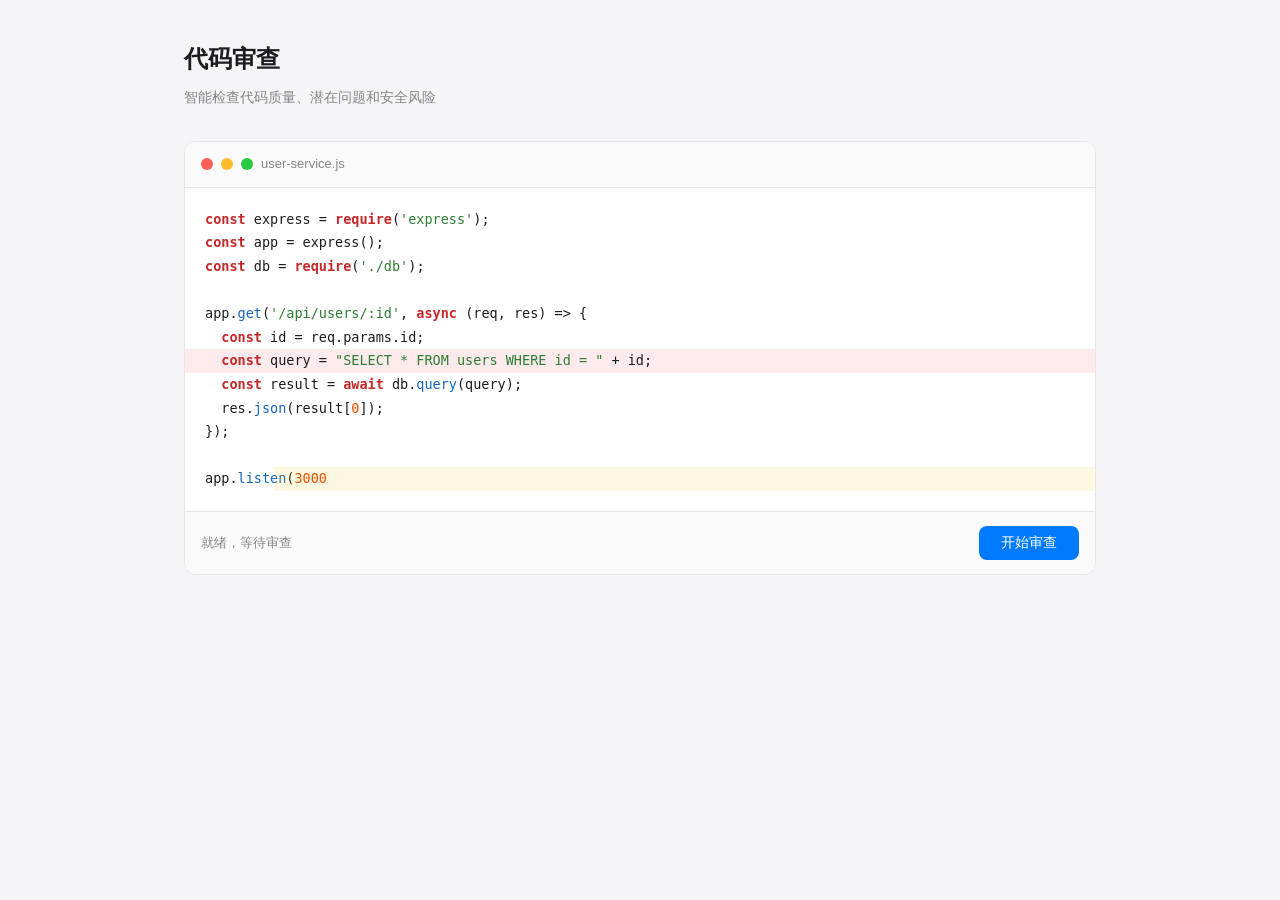
<file: demos/d_codecheck/index.html>
<!DOCTYPE html>
<html lang="zh-CN">
<head>
<meta charset="UTF-8">
<meta name="viewport" content="width=device-width, initial-scale=1.0">
<title>代码审查 Demo</title>
<style>
  * { margin: 0; padding: 0; box-sizing: border-box; }
  body { font-family: -apple-system, "SF Pro Text", "Helvetica Neue", sans-serif; background: #f5f5f7; color: #1d1d1f; line-height: 1.6; }
  .container { max-width: 960px; margin: 40px auto; padding: 0 24px; }

  h1 { font-size: 24px; font-weight: 600; margin-bottom: 8px; color: #1d1d1f; }
  .subtitle { font-size: 14px; color: #86868b; margin-bottom: 32px; }

  .code-card {
    background: #fff;
    border-radius: 12px;
    border: 1px solid #e5e5ea;
    overflow: hidden;
    margin-bottom: 20px;
  }
  .code-header {
    display: flex;
    align-items: center;
    gap: 8px;
    padding: 12px 16px;
    background: #fafafa;
    border-bottom: 1px solid #e5e5ea;
    font-size: 13px;
    color: #86868b;
  }
  .dot { width: 12px; height: 12px; border-radius: 50%; }
  .dot-r { background: #ff5f57; }
  .dot-y { background: #febc2e; }
  .dot-g { background: #28c840; }
  pre {
    margin: 0;
    padding: 20px;
    font-family: "SF Mono", "Fira Code", "Consolas", monospace;
    font-size: 13.5px;
    line-height: 1.75;
    overflow-x: auto;
    tab-size: 2;
  }
  .kw { color: #c62828; font-weight: 600; }
  .fn { color: #1565c0; }
  .str { color: #2e7d32; }
  .num { color: #e65100; }
  .cm { color: #90a4ae; font-style: italic; }
  .hl-sql { background: rgba(220,53,69,0.10); display: inline-block; width: calc(100% + 40px); margin-left: -20px; padding-left: 20px; }
  .hl-warn { background: rgba(255,193,7,0.12); display: inline-block; width: calc(100% + 40px); margin-left: -20px; padding-left: 20px; }

  .action-bar {
    display: flex;
    align-items: center;
    justify-content: space-between;
    padding: 14px 16px;
    border-top: 1px solid #e5e5ea;
    background: #fafafa;
  }
  .status-text { font-size: 13px; color: #86868b; }
  .status-text.active { color: #007aff; }
  .status-text.done { color: #34c759; }
  .btn-review {
    padding: 8px 22px;
    border-radius: 8px;
    border: none;
    background: #007aff;
    color: #fff;
    font-size: 14px;
    font-weight: 500;
    cursor: pointer;
    transition: all 0.2s;
  }
  .btn-review:hover { background: #0062cc; }
  .btn-review:disabled { opacity: 0.5; cursor: not-allowed; }

  /* 结果区域 */
  #results { display: none; animation: fadeIn 0.4s ease; }
  @keyframes fadeIn { from { opacity: 0; transform: translateY(12px); } to { opacity: 1; transform: translateY(0); } }

  .summary-cards {
    display: grid;
    grid-template-columns: repeat(4, 1fr);
    gap: 12px;
    margin-bottom: 24px;
  }
  .summary-card {
    background: #fff;
    border-radius: 10px;
    padding: 18px 16px;
    text-align: center;
    border: 1px solid #e5e5ea;
  }
  .summary-card .num { font-size: 32px; font-weight: 700; line-height: 1.2; }
  .summary-card .label { font-size: 12px; color: #86868b; margin-top: 4px; }
  .card-danger .num { color: #dc3545; } .card-danger { background: #fff5f5; border-color: #ffcdd2; }
  .card-warn .num   { color: #e6a23c; } .card-warn   { background: #fdf6ec; border-color: #faecd8; }
  .card-info .num   { color: #409eff; } .card-info   { background: #ecf5ff; border-color: #d9ecff; }
  .card-ok .num     { color: #67c23a; } .card-ok     { background: #f0f9eb; border-color: #e1f3d8; }

  .result-section {
    background: #fff;
    border-radius: 12px;
    border: 1px solid #e5e5ea;
    overflow: hidden;
    margin-bottom: 20px;
  }
  .result-header {
    padding: 14px 20px;
    border-bottom: 1px solid #e5e5ea;
    font-size: 15px;
    font-weight: 600;
    display: flex;
    align-items: center;
    gap: 8px;
  }
  .result-body { padding: 20px; }

  /* 文字审查结果 */
  .issue-block {
    padding: 16px 0;
    border-bottom: 1px solid #f0f0f0;
  }
  .issue-block:last-child { border-bottom: none; }
  .issue-title-row {
    display: flex;
    align-items: center;
    gap: 10px;
    margin-bottom: 6px;
  }
  .issue-tag {
    display: inline-block;
    padding: 2px 10px;
    border-radius: 4px;
    font-size: 11px;
    font-weight: 600;
    letter-spacing: 0.3px;
  }
  .tag-critical { background: #dc3545; color: #fff; }
  .tag-high    { background: #e6a23c; color: #fff; }
  .tag-medium  { background: #409eff; color: #fff; }
  .tag-low     { background: #909399; color: #fff; }
  .issue-name { font-size: 15px; font-weight: 600; }
  .issue-meta { font-size: 12px; color: #999; }
  .issue-desc { font-size: 14px; color: #555; margin-bottom: 10px; padding-left: 4px; }
  .fix-box {
    background: #f8f9fa;
    border-left: 3px solid #67c23a;
    border-radius: 0 8px 8px 0;
    padding: 14px 16px;
    margin-top: 10px;
  }
  .fix-label { font-size: 12px; color: #67c23a; font-weight: 600; margin-bottom: 8px; }
  .fix-code {
    font-family: "SF Mono", "Fira Code", monospace;
    font-size: 12.5px;
    line-height: 1.7;
    color: #333;
    white-space: pre-wrap;
    word-break: break-all;
  }

  .conclusion-box {
    background: linear-gradient(135deg, #f0f9eb 0%, #ecf5ff 100%);
    border-radius: 10px;
    padding: 20px 24px;
    border: 1px solid #d9ecff;
  }
  .conclusion-box h3 { font-size: 15px; margin-bottom: 10px; color: #303133; }
  .conclusion-box p { font-size: 14px; color: #606266; line-height: 1.8; }
</style>
</head>
<body>
<div class="container">

<h1>代码审查</h1>
<p class="subtitle">智能检查代码质量、潜在问题和安全风险</p>

<!-- 代码展示 -->
<div class="code-card">
  <div class="code-header">
    <span class="dot dot-r"></span><span class="dot dot-y"></span><span class="dot dot-g"></span>
    <span>user-service.js</span>
  </div>
  <pre id="code-area"><code><span class="kw">const</span> express = <span class="kw">require</span>(<span class="str">'express'</span>);
<span class="kw">const</span> app = express();
<span class="kw">const</span> db = <span class="kw">require</span>(<span class="str">'./db'</span>);

app.<span class="fn">get</span>(<span class="str">'/api/users/:id'</span>, <span class="kw">async</span> (req, res) => {
  <span class="kw">const</span> id = req.params.id;
<span class="hl-sql">  <span class="kw">const</span> query = <span class="str">"SELECT * FROM users WHERE id = "</span> + id;</span>
  <span class="kw">const</span> result = <span class="kw">await</span> db.<span class="fn">query</span>(query);
  res.<span class="fn">json</span>(result[<span class="num">0</span>]);
});

app.<span class="fn">listen</span>(<span class="hl-warn"><span class="num">3000</span></span>);</code></pre>
  <div class="action-bar">
    <span class="status-text" id="status">就绪，等待审查</span>
    <button class="btn-review" id="btnRun" onclick="runReview()">开始审查</button>
  </div>
</div>

<!-- 审查结果 -->
<div id="results">
  <!-- 汇总卡片 -->
  <div class="summary-cards">
    <div class="summary-card card-danger"><div class="num" id="n-danger">2</div><div class="label">安全漏洞</div></div>
    <div class="summary-card card-warn"><div class="num" id="n-warn">3</div><div class="label">质量问题</div></div>
    <div class="summary-card card-info"><div class="num" id="n-info">1</div><div class="label">性能隐患</div></div>
    <div class="summary-card card-ok"><div class="num" id="n-score">92</div><div class="label">健康评分</div></div>
  </div>

  <!-- 问题详情（文字版） -->
  <div class="result-section">
    <div class="result-header">
      <svg width="18" height="18" viewBox="0 0 24 24" fill="none" stroke="#dc3545" stroke-width="2"><path d="M10.29 3.86L1.82 18a2 2 0 001.71 3h16.94a2 2 0 001.71-3L13.71 3.86a2 2 0 00-3.42 0z"/><line x1="12" y1="9" x2="12" y2="13"/><line x1="12" y1="17" x2="12.01" y2="17"/></svg>
      发现的问题
    </div>
    <div class="result-body" id="issues-text"></div>
  </div>

  <!-- 结论与建议 -->
  <div class="result-section">
    <div class="result-header">
      <svg width="18" height="18" viewBox="0 0 24 24" fill="none" stroke="#67c23a" stroke-width="2"><path d="M14 2H6a2 2 0 00-2 2v16a2 2 0 002 2h12a2 2 0 002-2V8z"/><polyline points="14 2 14 8 20 8"/></svg>
      审查结论
    </div>
    <div class="result-body">
      <div class="conclusion-box">
        <h3>总体评价</h3>
        <p id="conclusion-text"></p>
        <h3 style="margin-top: 16px;">修复优先级建议</h3>
        <p id="priority-text"></p>
      </div>
    </div>
  </div>

</div><!-- /#results -->

</div><!-- /.container -->

<script>var issuesData=[{severity:'critical',tag:'严重',tagClass:'tag-critical',name:'SQL 注入漏洞',meta:'第 9 行 · 安全',desc:'使用字符串拼接方式构建 SQL 查询语句，攻击者可通过构造恶意参数注入任意 SQL 命令，可能导致数据泄露、篡改或删除。这是 OWASP Top 10 中排名前列的高危漏洞。',fix:"const query = \"SELECT id, name, email FROM users WHERE id = ?\";\nconst result = await db.query(query, [parseInt(id, 10)]);\n\n// \u8BF4\u660E\uFF1A\u4F7F\u7528\u53C2\u6570\u5316\u67E5\u8BE2\uFF08\u5360\u4F4D\u7B26\uFF09\u66FF\u4EE3\u5B57\u7B26\u4E32\u62FC\u63A5\uFF0C\n// \u6570\u636E\u5E93\u9A71\u52A8\u4F1A\u81EA\u52A8\u5BF9\u53C2\u6570\u8FDB\u884C\u8F6C\u4E49\uFF0C\u4ECE\u6839\u672C\u4E0A\u675C\u7EDD SQL \u6CE8\u5165\u3002"},{severity:'critical',tag:'严重',tagClass:'tag-critical',name:'缺少输入校验',meta:'第 8 行 · 安全',desc:'直接使用 URL 路径参数 req.params.id 参与数据库查询，未进行类型验证和范围检查。攻击者可传入非数字字符、负数、超大数值等异常值，导致意外行为或报错信息泄露。',fix:"const rawId = req.params.id;\nconst id = parseInt(rawId, 10);\n\nif (isNaN(id) || id < 1 || id > 2147483647) {\n  return res.status(400).json({\n    error: \"Invalid user ID\",\n    message: \"ID must be a positive integer\"\n  });\n}\n\n// \u8BF4\u660E\uFF1A\u5728\u4E1A\u52A1\u903B\u8F91\u5165\u53E3\u5904\u8FDB\u884C\u767D\u540D\u5355\u6821\u9A8C\uFF0C\n// \u62D2\u7EDD\u6240\u6709\u4E0D\u7B26\u5408\u9884\u671F\u7684\u8F93\u5165\u3002"},{severity:'high',tag:'高',tagClass:'tag-high',name:'缺少错误处理机制',meta:'第 10 行 · 可靠性',desc:'数据库查询操作未包裹在 try/catch 块中。当数据库连接失败、查询超时或返回异常结果时，未捕获的 Promise rejection 将导致进程崩溃（unhandledRejection），服务完全不可用。',fix:"try {\n  const query = \"SELECT id, name, email FROM users WHERE id = ?\";\n  const result = await db.query(query, [id]);\n\n  if (!result || result.length === 0) {\n    return res.status(404).json({ error: \"User not found\" });\n  }\n  res.json(result[0]);\n} catch (err) {\n  console.error(\"[user-service] DB error:\", err.message);\n  res.status(500).json({ error: \"Internal server error\" });\n}"},{severity:'high',tag:'高',tagClass:'tag-high',name:'硬编码端口号',meta:'第 14 行 · 规范',desc:'服务监听端口硬编码为 3000，在不同环境（开发/测试/生产）部署时需要修改源码并重新构建，违反十二因素应用（12-Factor App）的配置管理原则，且容易因端口冲突导致启动失败。',fix:"const PORT = process.env.PORT || 3000;\n\napp.listen(PORT, () => {\n  console.log(`[user-service] Server running on port ${PORT}`);\n});\n\n// \u90E8\u7F72\u65F6\u901A\u8FC7\u73AF\u5883\u53D8\u91CF\u6307\u5B9A\u7AEF\u53E3\uFF1A\n// \u751F\u4EA7\u73AF\u5883: PORT=8080 node user-service.js"},{severity:'medium',tag:'中',tagClass:'tag-medium',name:'SELECT * 返回全部字段',meta:'第 9 行 · 安全 / 性能',desc:'使用 SELECT * 查询会返回用户表的所有字段，包括可能存在的 password_hash、phone、id_card 等敏感信息。同时也会增加不必要的网络传输和内存开销。',fix:"// \u4EC5\u67E5\u8BE2\u4E1A\u52A1\u5FC5\u9700\u7684\u5B57\u6BB5\uFF0C\u907F\u514D\u654F\u611F\u6570\u636E\u6CC4\u9732\nconst query = \"SELECT id, username, avatar_url FROM users WHERE id = ?\";"},{severity:'medium',tag:'中',tagClass:'tag-medium',name:'无数据库操作超时保护',meta:'第 10 行 · 性能 / 可靠性',desc:'数据库查询操作没有设置超时时间。当数据库负载过高、网络抖动或出现慢查询时，请求将无限期挂起，最终耗尽服务器连接池资源，导致雪崩效应。',fix:"const QUERY_TIMEOUT_MS = 5000;\n\nconst result = await Promise.race([\n  db.query(query, [id]),\n  new Promise((_, reject) =>\n    setTimeout(() => reject(new Error('DB query timeout')), QUERY_TIMEOUT_MS)\n  )\n];"}];var running=false;function runReview(){if(running)return;running=true;var btn=document.getElementById('btnRun');var status=document.getElementById('status');var results=document.getElementById('results');btn.disabled=true;results.style.display='none';var phases=['正在解析 AST 语法树...','正在检测安全漏洞...','正在检查编码规范...','正在分析性能瓶颈...','正在生成审查报告...'];var i=0;status.className='status-text active';var timer=setInterval(function(){if(i<phases.length){status.textContent=phases[i];i++;}else{clearInterval(timer);showResults();}},550);}function showResults(){var status=document.getElementById('status');var btn=document.getElementById('btnRun');var results=document.getElementById('results');var container=document.getElementById('issues-text');status.textContent='审查完成 — 发现 '+issuesData.length+' 个问题';status.className='status-text done';btn.disabled=false;btn.textContent='重新审查';running=false;var html='';issuesData.forEach(function(issue){html+="\n    <div class=\"issue-block\">\n      <div class=\"issue-title-row\">\n        <span class=\"issue-tag ".concat(issue.tagClass,"\">").concat(issue.tag,"</span>\n        <span class=\"issue-name\">").concat(issue.name,"</span>\n        <span class=\"issue-meta\">").concat(issue.meta,"</span>\n      </div>\n      <p class=\"issue-desc\">").concat(issue.desc,"</p>\n      <div class=\"fix-box\">\n        <div class=\"fix-label\">\u5EFA\u8BAE\u4FEE\u590D\u65B9\u6848</div>\n        <div class=\"fix-code\">").concat(issue.fix,"</div>\n      </div>\n    </div>");});container.innerHTML=html;document.getElementById('conclusion-text').innerHTML='本次审查共发现 <strong>'+issuesData.length+'</strong> 个问题，其中'+' <strong style="color:#dc3545">2 个严重级别</strong>（SQL 注入 + 缺少输入校验），'+' <strong style="color:#e6a23c">2 个高级别</strong>（无错误处理 + 硬编码端口），'+' <strong style="color:#409eff">2 个中级别</strong>（字段暴露 + 无超时保护）。<br><br>'+'该文件存在可直接利用的安全漏洞，<strong>不建议合入主分支</strong>。优先修复两个严重问题后可提升至可用状态。';document.getElementById('priority-text').innerHTML='<strong>P0 — 立即修复：</strong>SQL 注入漏洞、输入校验缺失<br>'+'<strong>P1 — 本周修复：</strong>错误处理机制、硬编码配置<br>'+'<strong>P2 — 下迭代优化：</strong>字段最小化原则、超时保护策略';results.style.display='block';}</script>
</body>
</html>
</file>
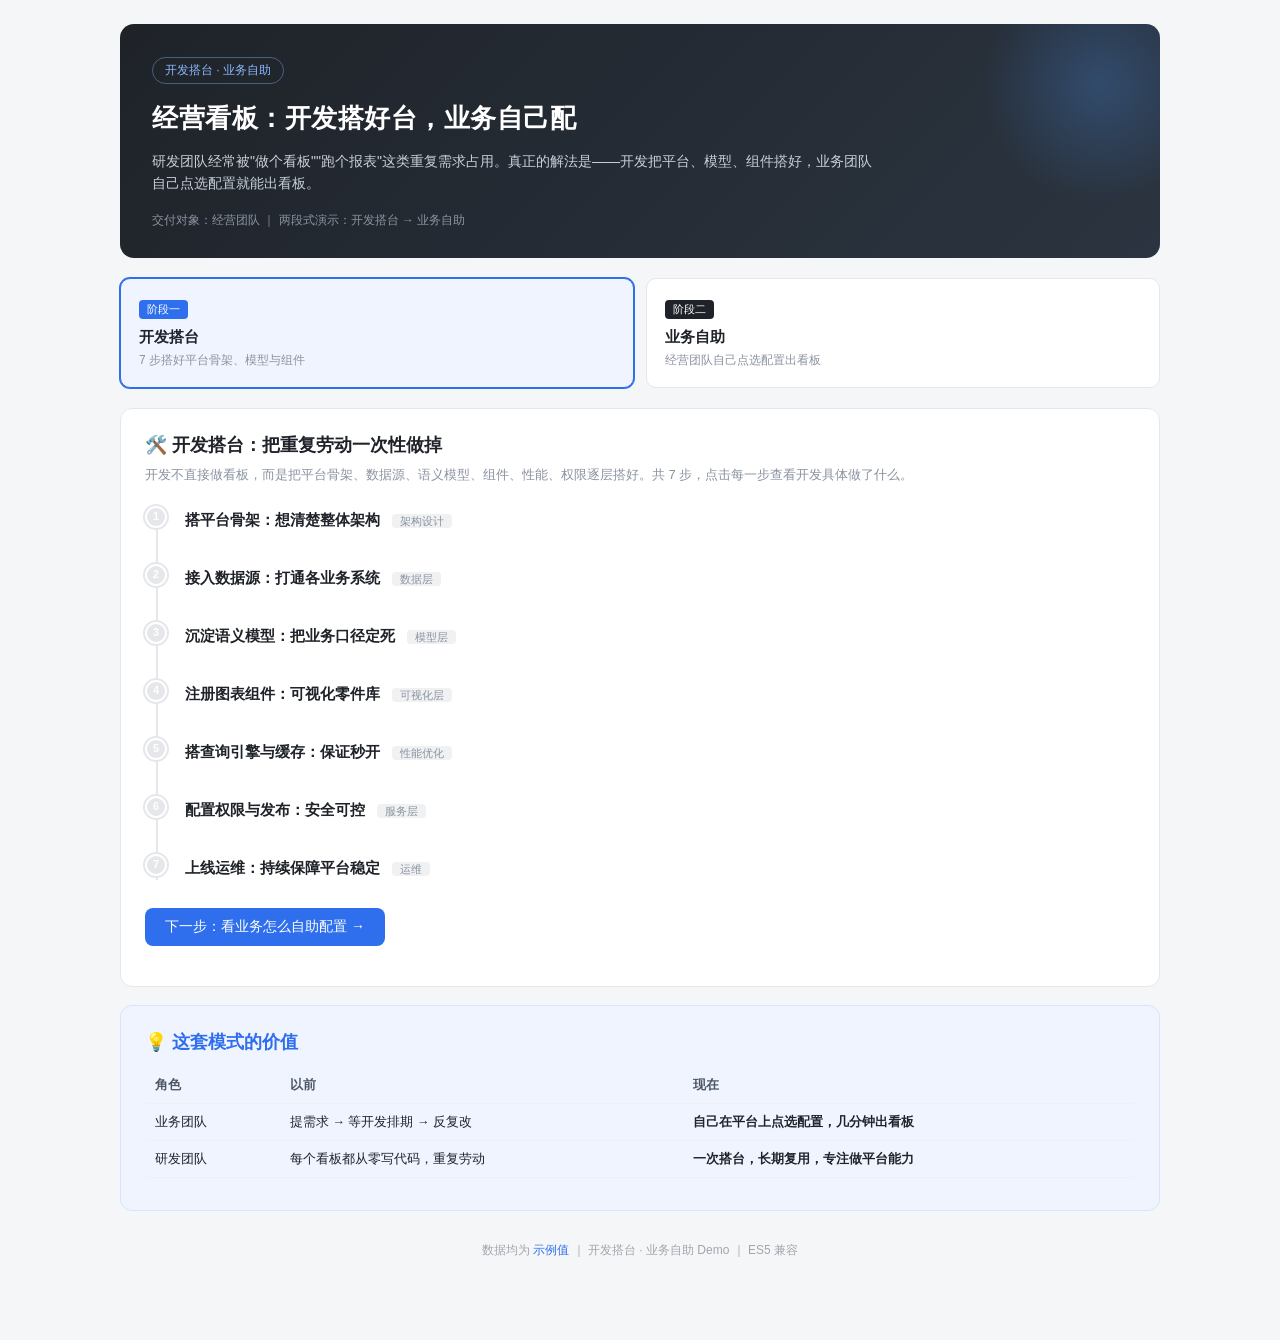
<file: demos/d_dashboard/index.html>
<!DOCTYPE html>
<html lang="zh-CN" data-page-node-id="ryjo9A8xEb5ARSOMpGItKP">
<head data-page-node-id="pqWp8pfzp0RZ9H7TcduMfM">
<meta charset="UTF-8" data-page-node-id="S8JuPNFtDSs1piz5qi6LEm">
<meta name="viewport" content="width=device-width, initial-scale=1.0" data-page-node-id="tACIdN5uxoAtgjnfTzceOp">
<title>经营看板平台 - 开发搭台 · 业务自助 Demo</title>
<style>
  * { margin: 0; padding: 0; box-sizing: border-box; }
  body {
    font-family: -apple-system, "PingFang SC", "Microsoft YaHei", sans-serif;
    background: #f5f6f8;
    color: #1f2329;
    line-height: 1.6;
  }
  .wrap { max-width: 1080px; margin: 0 auto; padding: 24px 20px 80px; }

  /* 顶部 */
  .hero {
    background: linear-gradient(135deg, #1f2329 0%, #2b3440 100%);
    border-radius: 14px;
    padding: 32px 32px 28px;
    color: #fff;
    position: relative;
    overflow: hidden;
  }
  .hero::after {
    content: "";
    position: absolute;
    right: -60px; top: -60px;
    width: 240px; height: 240px;
    background: radial-gradient(circle, rgba(76,154,255,0.25) 0%, transparent 70%);
  }
  .hero .tag {
    display: inline-block;
    font-size: 12px;
    color: #8ab6ff;
    border: 1px solid rgba(138,182,255,0.4);
    border-radius: 20px;
    padding: 3px 12px;
    margin-bottom: 14px;
  }
  .hero h1 { font-size: 26px; font-weight: 600; margin-bottom: 10px; letter-spacing: 0.5px; }
  .hero p { font-size: 14px; color: #c8d0da; max-width: 720px; }
  .hero .meta { margin-top: 16px; font-size: 12px; color: #8a93a0; }

  /* 阶段标签 */
  .phase-nav { display: flex; gap: 12px; margin: 20px 0; }
  .phase-btn {
    flex: 1;
    background: #fff;
    border: 1px solid #e5e7eb;
    border-radius: 10px;
    padding: 16px 18px;
    cursor: pointer;
    text-align: left;
    transition: all 0.2s;
    position: relative;
  }
  .phase-btn:hover { border-color: #2f6fed; }
  .phase-btn.on { border-color: #2f6fed; background: #f0f4ff; box-shadow: 0 0 0 1px #2f6fed; }
  .phase-btn .ph-no {
    display: inline-block;
    font-size: 11px;
    color: #fff;
    background: #1f2329;
    border-radius: 4px;
    padding: 1px 8px;
    margin-bottom: 6px;
  }
  .phase-btn.on .ph-no { background: #2f6fed; }
  .phase-btn .ph-title { font-size: 15px; font-weight: 600; display: block; }
  .phase-btn .ph-sub { font-size: 12px; color: #8a93a0; margin-top: 2px; display: block; }

  /* 通用卡片 */
  .card {
    background: #fff;
    border: 1px solid #e5e7eb;
    border-radius: 12px;
    padding: 22px 24px;
    margin: 18px 0;
  }
  .card h2 {
    font-size: 18px;
    font-weight: 600;
    margin-bottom: 6px;
    display: flex;
    align-items: center;
    gap: 8px;
  }
  .card .sub { font-size: 13px; color: #8a93a0; margin-bottom: 16px; }

  /* 时间线 */
  .timeline { position: relative; padding-left: 30px; }
  .timeline::before {
    content: "";
    position: absolute;
    left: 11px; top: 6px; bottom: 6px;
    width: 2px;
    background: #e5e7eb;
  }
  .step { position: relative; margin-bottom: 22px; }
  .step .dot {
    position: absolute;
    left: -30px; top: 4px;
    width: 22px; height: 22px;
    border-radius: 50%;
    background: #e5e7eb;
    border: 2px solid #fff;
    box-shadow: 0 0 0 2px #e5e7eb;
    display: flex;
    align-items: center;
    justify-content: center;
    font-size: 11px;
    color: #fff;
    font-weight: 600;
    transition: all 0.3s;
  }
  .step.active .dot { background: #2f6fed; box-shadow: 0 0 0 2px #bcd2ff; }
  .step.done .dot { background: #2f6fed; box-shadow: 0 0 0 2px #bcd2ff; }
  .step .title {
    font-size: 15px;
    font-weight: 600;
    color: #1f2329;
    margin-bottom: 4px;
    cursor: pointer;
    user-select: none;
    padding: 6px 10px;
    border-radius: 8px;
    transition: background 0.15s;
  }
  .step .title:hover { background: #f5f7fa; }
  .step .title .who {
    font-size: 11px;
    font-weight: 400;
    color: #8a93a0;
    background: #f0f1f3;
    border-radius: 4px;
    padding: 1px 8px;
    margin-left: 8px;
  }
  .step .body { display: none; margin-top: 10px; }
  .step.active .body { display: block; animation: fadeUp 0.35s ease; }
  .step-note {
    font-size: 13px;
    color: #4b5563;
    margin: 4px 0 10px;
    line-height: 1.7;
  }
  @keyframes fadeUp { from { opacity: 0; transform: translateY(8px); } to { opacity: 1; transform: translateY(0); } }

  /* 代码块 */
  pre {
    background: #1f2329;
    color: #d6dbe2;
    border-radius: 8px;
    padding: 14px 16px;
    font-size: 12.5px;
    line-height: 1.7;
    overflow-x: auto;
    font-family: "SF Mono", "Menlo", "Consolas", monospace;
    margin: 10px 0;
  }
  pre .cm { color: #6b7680; }
  pre .kw { color: #6ea8ff; }
  pre .str { color: #7ec699; }
  pre .fn { color: #e0b05f; }
  pre .num { color: #c88fd6; }

  /* 表格 */
  table { width: 100%; border-collapse: collapse; font-size: 12.5px; margin: 10px 0; }
  th, td { padding: 8px 10px; text-align: left; border-bottom: 1px solid #eef0f2; }
  th { background: #f7f8fa; color: #4b5563; font-weight: 600; }
  .tag {
    display: inline-block;
    font-size: 11px;
    padding: 1px 8px;
    border-radius: 4px;
    font-weight: 500;
  }
  .tag.blue { background: #e8f0ff; color: #2f6fed; }
  .tag.green { background: #e6f5ec; color: #1a9e5c; }
  .tag.orange { background: #fff3e6; color: #d97706; }
  .tag.gray { background: #f0f1f3; color: #6b7280; }

  /* 看板预览 */
  .dashboard {
    display: grid;
    grid-template-columns: repeat(4, 1fr);
    gap: 12px;
    margin-top: 12px;
  }
  .kpi {
    background: #fff;
    border: 1px solid #e5e7eb;
    border-radius: 10px;
    padding: 14px 16px;
  }
  .kpi .label { font-size: 12px; color: #8a93a0; }
  .kpi .val { font-size: 22px; font-weight: 700; color: #1f2329; margin: 4px 0 2px; }
  .kpi .delta { font-size: 12px; }
  .kpi .delta.up { color: #dc2626; }
  .kpi .delta.down { color: #1a9e5c; }

  .chart-box {
    grid-column: span 2;
    background: #fff;
    border: 1px solid #e5e7eb;
    border-radius: 10px;
    padding: 14px 16px;
  }
  .chart-box .label { font-size: 12px; color: #8a93a0; margin-bottom: 10px; }

  .bars { display: flex; align-items: flex-end; gap: 8px; height: 120px; }
  .bar { flex: 1; background: #2f6fed; border-radius: 4px 4px 0 0; position: relative; }
  .bar.x { display: flex; justify-content: space-around; margin-top: 6px; font-size: 10px; color: #8a93a0; }

  .pie-wrap { display: flex; align-items: center; gap: 16px; }
  .pie { width: 110px; height: 110px; border-radius: 50%; flex-shrink: 0; }
  .legend { font-size: 12px; }
  .legend .row { display: flex; align-items: center; gap: 6px; margin-bottom: 5px; }
  .legend .sw { width: 10px; height: 10px; border-radius: 2px; }

  /* 配置器（业务自助） */
  .config-wrap {
    display: grid;
    grid-template-columns: 300px 1fr;
    gap: 16px;
    margin-top: 12px;
  }
  .config-panel {
    border: 1px solid #e5e7eb;
    border-radius: 10px;
    overflow: hidden;
  }
  .config-panel .cp-head {
    background: #f7f8fa;
    padding: 10px 14px;
    font-size: 13px;
    font-weight: 600;
    color: #4b5563;
    border-bottom: 1px solid #eef0f2;
  }
  .config-panel .cp-body { padding: 10px 14px; max-height: 360px; overflow-y: auto; }
  .field-item {
    border: 1px solid #eef0f2;
    border-radius: 8px;
    padding: 8px 10px;
    margin-bottom: 8px;
    cursor: pointer;
    font-size: 12.5px;
    transition: all 0.15s;
    display: flex;
    align-items: center;
    justify-content: space-between;
  }
  .field-item:hover { border-color: #2f6fed; background: #f8faff; }
  .field-item.sel { border-color: #2f6fed; background: #f0f4ff; }
  .field-item .ft { font-size: 11px; color: #8a93a0; }

  .config-canvas {
    border: 1px dashed #c9d2e0;
    border-radius: 10px;
    padding: 14px;
    background: #fafbfd;
    min-height: 360px;
    position: relative;
  }
  .config-canvas .canvas-hint {
    position: absolute;
    top: 50%; left: 50%;
    transform: translate(-50%,-50%);
    color: #a0a6ad;
    font-size: 13px;
    text-align: center;
    pointer-events: none;
    width: 80%;
  }
  .canvas-block {
    border: 1px solid #e5e7eb;
    background: #fff;
    border-radius: 8px;
    padding: 10px 12px;
    margin-bottom: 8px;
    font-size: 12.5px;
    animation: fadeUp 0.3s ease;
    box-shadow: 0 1px 3px rgba(0,0,0,0.04);
  }
  .canvas-block .cb-type { font-size: 10px; color: #2f6fed; background: #e8f0ff; border-radius: 3px; padding: 0 6px; margin-right: 6px; }

  /* 按钮 */
  .btn {
    display: inline-flex;
    align-items: center;
    gap: 6px;
    background: #2f6fed;
    color: #fff;
    border: none;
    border-radius: 8px;
    padding: 10px 20px;
    font-size: 14px;
    font-weight: 500;
    cursor: pointer;
    transition: background 0.2s;
  }
  .btn:hover { background: #2459c4; }
  .btn.ghost { background: #fff; color: #2f6fed; border: 1px solid #2f6fed; }
  .btn.ghost:hover { background: #f0f4ff; }
  .btn-row { display: flex; gap: 12px; margin: 18px 0; flex-wrap: wrap; align-items: center; }
  .hint { font-size: 12px; color: #8a93a0; }

  /* 架构分层图 */
  .arch { display: flex; flex-direction: column; gap: 8px; margin: 10px 0; }
  .arch .layer {
    border: 1px solid #e5e7eb;
    border-radius: 8px;
    padding: 10px 14px;
    display: flex;
    align-items: center;
    gap: 12px;
    font-size: 12.5px;
  }
  .arch .layer .l-name {
    font-weight: 600;
    color: #2f6fed;
    min-width: 72px;
    flex-shrink: 0;
  }
  .arch .layer .l-items { color: #4b5563; }
  .arch .layer.hl { background: #f0f4ff; border-color: #c9d9ff; }

  /* 标签组 */
  .chip-group { display: flex; flex-wrap: wrap; gap: 8px; margin: 8px 0; }
  .chip {
    font-size: 12px;
    color: #4b5563;
    background: #f5f7fa;
    border: 1px solid #e5e7eb;
    border-radius: 16px;
    padding: 4px 12px;
  }

  /* 开关 */
  .switch-row { display: flex; align-items: center; gap: 10px; margin: 8px 0; font-size: 12.5px; }
  .switch {
    width: 40px; height: 22px;
    border-radius: 11px;
    background: #d1d5db;
    position: relative;
    cursor: pointer;
    transition: background 0.2s;
    flex-shrink: 0;
    border: none;
  }
  .switch .knob {
    position: absolute;
    top: 2px; left: 2px;
    width: 18px; height: 18px;
    border-radius: 50%;
    background: #fff;
    transition: left 0.2s;
    box-shadow: 0 1px 2px rgba(0,0,0,0.2);
  }
  .switch.on { background: #2f6fed; }
  .switch.on .knob { left: 20px; }
  .switch-row .sw-label { color: #4b5563; }
  .switch-row .sw-tip { color: #a0a6ad; font-size: 11px; }

  /* 可点选择标签 */
  .pick-item {
    display: inline-flex;
    align-items: center;
    gap: 6px;
    font-size: 12px;
    padding: 5px 12px;
    border: 1px solid #e5e7eb;
    border-radius: 6px;
    background: #fff;
    cursor: pointer;
    user-select: none;
    transition: all 0.15s;
    margin: 0 8px 8px 0;
  }
  .pick-item:hover { border-color: #2f6fed; }
  .pick-item.on { border-color: #2f6fed; background: #f0f4ff; color: #2f6fed; font-weight: 500; }
  .pick-item .ck { width: 14px; height: 14px; border: 1px solid #c9d2e0; border-radius: 3px; display: inline-flex; align-items: center; justify-content: center; font-size: 10px; color: #fff; flex-shrink: 0; }
  .pick-item.on .ck { background: #2f6fed; border-color: #2f6fed; }

  /* 交互结果反馈 */
  .feed {
    font-size: 12.5px;
    color: #1a9e5c;
    background: #e6f5ec;
    border: 1px solid #bfe3cd;
    border-radius: 6px;
    padding: 8px 12px;
    margin-top: 10px;
    display: none;
  }
  .feed.show { display: block; animation: fadeUp 0.3s ease; }

  /* 代码实现面板 */
  .code-panel {
    border: 1px solid #e5e7eb;
    border-radius: 8px;
    margin-top: 12px;
    overflow: hidden;
  }
  .code-panel .cp-tabbar {
    display: flex;
    align-items: center;
    gap: 8px;
    background: #f7f8fa;
    padding: 8px 12px;
    border-bottom: 1px solid #eef0f2;
    flex-wrap: wrap;
  }
  .code-panel .cp-lang {
    font-size: 11px;
    font-weight: 600;
    color: #2f6fed;
    background: #e8f0ff;
    border-radius: 4px;
    padding: 1px 8px;
  }
  .code-panel .cp-name {
    font-size: 12px;
    color: #4b5563;
    font-family: "SF Mono", "Menlo", "Consolas", monospace;
  }
  .code-panel .cp-fname {
    font-size: 12px;
    color: #8a93a0;
    margin-left: auto;
    font-family: "SF Mono", "Menlo", "Consolas", monospace;
  }
  .code-panel pre {
    margin: 0;
    border-radius: 0;
  }
  .code-toggle {
    display: inline-flex;
    align-items: center;
    gap: 6px;
    font-size: 12px;
    color: #2f6fed;
    background: #fff;
    border: 1px solid #2f6fed;
    border-radius: 6px;
    padding: 5px 14px;
    cursor: pointer;
    transition: all 0.15s;
  }
  .code-toggle:hover { background: #f0f4ff; }
  .code-toggle.on { background: #2f6fed; color: #fff; }

  .phase-section { display: none; }
  .phase-section.on { display: block; }

  .footer { text-align: center; font-size: 12px; color: #a0a6ad; margin-top: 30px; }
  .footer span { color: #2f6fed; }

  @media (max-width: 720px) {
    .dashboard { grid-template-columns: repeat(2, 1fr); }
    .chart-box { grid-column: span 2; }
    .config-wrap { grid-template-columns: 1fr; }
  }
</style>
</head>
<body data-page-node-id="qjvIn4K5uVCCBaaEiltY4B">
<div class="wrap" data-page-node-id="iM2yIPxPEgrShUE1oTHajz">

  <!-- 顶部 -->
  <div class="hero" data-page-node-id="NPweFiSuT1h5kjijcygqB7">
    <span class="tag" data-page-node-id="FGBZeZpozAqXdODGortFVO">开发搭台 · 业务自助</span>
    <h1 data-page-node-id="dtn3DgL89rgIXYX8lu8xzd">经营看板：开发搭好台，业务自己配</h1>
    <p data-page-node-id="6zfFLSQ3UuWmjqoWvFzbAk">研发团队经常被"做个看板""跑个报表"这类重复需求占用。真正的解法是——开发把平台、模型、组件搭好，业务团队自己点选配置就能出看板。</p>
    <div class="meta" data-page-node-id="QYnjEg8NsVDE1bPnpGz1QN">交付对象：经营团队 ｜ 两段式演示：开发搭台 → 业务自助</div>
  </div>

  <!-- 阶段切换 -->
  <div class="phase-nav" data-page-node-id="D5vI67lQSJUkH8ShEoNqAh">
    <div class="phase-btn on" id="phBtn1" onclick="switchPhase(0)" data-page-node-id="8y3ntNQvD6IBCYc6Fdc9aN">
      <span class="ph-no" data-page-node-id="jPcwJfUMyHo2j3bOCxL4ti">阶段一</span>
      <span class="ph-title" data-page-node-id="qlTdQJg8T6BHoYXxHSWTyh">开发搭台</span>
      <span class="ph-sub" data-page-node-id="sv7ItbfBE2YAMf3lvVrDTb">7 步搭好平台骨架、模型与组件</span>
    </div>
    <div class="phase-btn" id="phBtn2" onclick="switchPhase(1)" data-page-node-id="aw6HmfjEwDMaQw1XUEb1qw">
      <span class="ph-no" data-page-node-id="8HRwiMUkKdHiLb75h9iqY5">阶段二</span>
      <span class="ph-title" data-page-node-id="89hFQpkr4VH5P10esHFVwb">业务自助</span>
      <span class="ph-sub" data-page-node-id="eMXXzCvaxHBvdpaQHCcRdz">经营团队自己点选配置出看板</span>
    </div>
  </div>

  <!-- ========== 阶段一：开发搭台 ========== -->
  <div class="phase-section on" id="phase0" data-page-node-id="NWx6BVNZTyDBI9061fqJfb">
    <div class="card" data-page-node-id="5aomtROSr8NYMkPC2OGude">
      <h2 data-page-node-id="jI1RXuKzuXIAM9Xn0GBlRS">🛠️ 开发搭台：把重复劳动一次性做掉</h2>
      <div class="sub" data-page-node-id="Lnc79Y1DiE7VK0EFbrTCev">开发不直接做看板，而是把平台骨架、数据源、语义模型、组件、性能、权限逐层搭好。共 7 步，点击每一步查看开发具体做了什么。</div>
      <div class="timeline" data-page-node-id="lQ2XTparOYrQzGRtvqZr4j">

        <div class="step" data-page-node-id="GxE7gjJCgtM9W3kR5T2NAV">
          <div class="dot" data-page-node-id="9Ax6bUYtzN8ZYJ3zxwHz4L">1</div>
          <div class="title" onclick="toggleStep(this)" data-page-node-id="f2e2nDkUgCB3rBEbt7akFl">搭平台骨架：想清楚整体架构 <span class="who" data-page-node-id="fDdvKshEYEy1AweDxuX2xA">架构设计</span></div>
          <div class="body">
            <p class="step-note">把平台拆成四层架构，各层职责分离、独立迭代；模型层单独拎出来，统一管理所有指标口径。</p>
<pre><span class="cm"># 平台代码仓库结构</span>
dashboard-platform/
├── gateway/            <span class="cm"># 接入层：统一登录、权限校验、分享链接</span>
│   └── auth.py         <span class="cm"># SSO 登录 + JWT 签发</span>
├── app/                <span class="cm"># 应用层：可视化配置器、图表渲染</span>
│   ├── configurator.py <span class="cm"># 拖拽配置器后端</span>
│   └── renderer.py     <span class="cm"># 图表渲染服务</span>
├── model/              <span class="cm"># 模型层：语义模型、指标口径（重点投入）</span>
│   └── semantic.py     <span class="cm"># 指标口径定义与校验</span>
└── data/               <span class="cm"># 数据层：数据源连接、查询引擎、缓存</span>
    ├── connector.py    <span class="cm"># 多数据源统一连接</span>
    └── engine.py       <span class="cm"># SQL 生成 + 缓存</span></pre>
          </div>
        </div>

        <div class="step" data-page-node-id="t1pCFQ8P6kho0Yn6s5acVv">
          <div class="dot" data-page-node-id="6NmkljYGPIY81sgc2ZlcKV">2</div>
          <div class="title" onclick="toggleStep(this)" data-page-node-id="ajiaKSMllaBV9tFxJJhftF">接入数据源：打通各业务系统 <span class="who" data-page-node-id="0NtaTviyD0yOo1WcM364jH">数据层</span></div>
          <div class="body">
            <p class="step-note">把订单、财务、经营目标等各业务系统的数据源接进来，并把物理字段统一重命名成业务字段。</p>
<pre><span class="kw">class</span> <span class="fn">DataSource</span>:
    <span class="cm"># 每个数据源只注册一次连接配置</span>
    name: str          <span class="cm"># 订单中台 / 财务系统 / 经营目标</span>
    conn_type: str     <span class="cm"># mysql / clickhouse / api / excel</span>

<span class="kw">def</span> <span class="fn">connect_target_excel</span>(file_stream):
    <span class="cm"># 经营目标：业务方自助上传，开发只定义"转成什么标准字段"</span>
    df = read_excel(file_stream)
    df = df.rename(columns={
        <span class="str">"目标月份"</span>: <span class="str">"month"</span>,      <span class="cm"># 物理列名 → 标准字段</span>
        <span class="str">"销售目标(万)"</span>: <span class="str">"target"</span>,  <span class="cm"># 单位统一成"元"</span>
    })
    df[<span class="str">"target"</span>] = df[<span class="str">"target"</span>] * <span class="num">10000</span>  <span class="cm"># 万元 → 元，口径统一</span>
    <span class="kw">return</span> save_to_warehouse(df, <span class="str">"dim_month_target"</span>)</pre>
          </div>
        </div>

        <div class="step" data-page-node-id="t1pCFQ8P6kho0Yn6s5acVv2">
          <div class="dot" data-page-node-id="6NmkljYGPIY81sgc2ZlcKV2">3</div>
          <div class="title" onclick="toggleStep(this)" data-page-node-id="ajiaKSMllaBV9tFxJJhftF2">沉淀语义模型：把业务口径定死 <span class="who" data-page-node-id="0NtaTviyD0yOo1WcM364jH2">模型层</span></div>
          <div class="body">
            <p class="step-note">把销售额、达成率等指标的定义口径写进语义模型，业务方只能选标准指标、不能自己造口径。</p>
<pre><span class="kw">from</span> dataclasses <span class="kw">import</span> dataclass

<span class="kw">@dataclass</span>
<span class="kw">class</span> <span class="fn">Measure</span>:
    name: str          <span class="cm"># gmv / achieve_rate / avg_price</span>
    label: str         <span class="cm"># 业务方看到的中文名"销售额"</span>
    formula: str       <span class="cm"># 口径公式，写死在这里</span>
    sql: str           <span class="cm"># 对应的 SQL 片段</span>

MEASURES = {
    <span class="str">"gmv"</span>: Measure(<span class="str">"gmv"</span>, <span class="str">"销售额 GMV"</span>,
        <span class="str">"实付金额 - 退款金额(按退款发生月冲减)"</span>,
        <span class="str">"COALESCE(SUM(pay_amt),0) - COALESCE(SUM(refund_amt),0)"</span>),
    <span class="str">"achieve_rate"</span>: Measure(<span class="str">"achieve_rate"</span>, <span class="str">"目标达成率"</span>,
        <span class="str">"GMV ÷ 月度目标 × 100%"</span>,
        <span class="str">"ROUND(gmv / NULLIF(target,0) * 100, 1)"</span>),
}

<span class="kw">def</span> <span class="fn">get_measure</span>(name):
    <span class="cm"># 指标名必须在 MEASURES 里，否则拒绝——</span>
    <span class="cm"># 这就是"只能选标准指标、不能自己造口径"的代码兜底</span>
    <span class="kw">if</span> name <span class="kw">not in</span> MEASURES:
        <span class="kw">raise</span> ValueError(<span class="str">"未定义的口径: "</span> + name)
    <span class="kw">return</span> MEASURES[name]</pre>
          </div>
        </div>

        <div class="step" data-page-node-id="Mk2DUw8bp8Wt5hC1ARx5nj">
          <div class="dot" data-page-node-id="6OrFiEPRYeu0GWAFgB70lT">4</div>
          <div class="title" onclick="toggleStep(this)" data-page-node-id="6jjeRvEIyrInK6rNCC7HZe">注册图表组件：可视化零件库 <span class="who" data-page-node-id="OSBR9bJSydwAqDlbAUOvsw">可视化层</span></div>
          <div class="body">
            <p class="step-note">把常用图表封装成标准组件，并定义好下钻、联动等交互，供业务方拖拽使用。</p>
<pre><span class="cm">// 开发定义组件契约：数据、配置项、交互事件</span>
<span class="kw">interface</span> BarChartProps {
  data: Series[];                 <span class="cm">// 语义模型返回的结果集</span>
  dimension: string;              <span class="cm">// 维度（月份/渠道）</span>
  measure: string;                <span class="cm">// 度量（gmv）</span>
  onDrillDown?: (dimValue) =&gt; void;   <span class="cm">// 下钻回调</span>
  onFilter?: (filter) =&gt; void;        <span class="cm">// 联动过滤回调</span>
}

<span class="kw">function</span> <span class="fn">BarChart</span>(props: BarChartProps) {
  <span class="kw">return</span> (
    &lt;div onClick={() =&gt; { props.onDrillDown &amp;&amp; props.onDrillDown(activeDim); }}&gt;
      {/* 点柱子 → 触发下钻，钻到门店明细 */}
      {props.data.map(bar =&gt; &lt;Bar ... /&gt;)}
    &lt;/div&gt;
  );
}

<span class="cm">// 注册到"零件库"，业务方在配置器里就能搜到、拖出来</span>
componentRegistry.register(<span class="str">"bar-chart"</span>, BarChart);</pre>
          </div>
        </div>

        <div class="step" data-page-node-id="Mk2DUw8bp8Wt5hC1ARx5nj3">
          <div class="dot" data-page-node-id="6OrFiEPRYeu0GWAFgB70lT3">5</div>
          <div class="title" onclick="toggleStep(this)" data-page-node-id="6jjeRvEIyrInK6rNCC7HZe3">搭查询引擎与缓存：保证秒开 <span class="who" data-page-node-id="OSBR9bJSydwAqDlbAUOvsw3">性能优化</span></div>
          <div class="body">
            <p class="step-note">把业务方点选的维度、度量自动拼成 SQL，并加上缓存和超时熔断，保证看板秒级出结果。</p>
<pre><span class="kw">def</span> <span class="fn">query</span>(dashboard_cfg, cache=True):
    <span class="cm"># 1. 根据业务方点选的维度/度量，自动拼出优化过的 SQL</span>
    sql = build_sql(
        dims=dashboard_cfg.dims,          <span class="cm"># month, channel</span>
        measures=dashboard_cfg.measures,  <span class="cm"># 只会是 MEASURES 里的标准指标</span>
    )

    <span class="cm"># 2. 先查缓存：相同看板短时间内重复看，不重复查库</span>
    key = md5(sql + str(dashboard_cfg.filters))
    <span class="kw">if</span> cache <span class="kw">and</span> redis.exists(key):
        <span class="kw">return</span> redis.get(key)

    <span class="cm"># 3. 带超时熔断：一个慢查询不能拖垮整个平台</span>
    <span class="kw">try</span>:
        result = db.execute(sql, timeout=<span class="num">3.0</span>)
    <span class="kw">except</span> QueryTimeout:
        <span class="kw">return</span> fallback_cached(key)  <span class="cm"># 熔断后读兜底缓存</span>

    redis.set(key, result, ttl=<span class="num">300</span>)
    <span class="kw">return</span> result</pre>
          </div>
        </div>

        <div class="step" data-page-node-id="FfIZOjYhlpUDIzt77Oa3IV">
          <div class="dot" data-page-node-id="IzfnDCg8hSQaAIVIFrIALj">6</div>
          <div class="title" onclick="toggleStep(this)" data-page-node-id="2ywvd0tHDLxZnspwXsvshY">配置权限与发布：安全可控 <span class="who" data-page-node-id="qANjtcNI6UOnImHnTRHFAA">服务层</span></div>
          <div class="body">
            <p class="step-note">给每个用户配置数据权限，把数据范围自动注入到每条查询，并记录操作日志留痕。</p>
<pre><span class="kw">def</span> <span class="fn">apply_row_permission</span>(user, sql):
    <span class="cm"># 大区经理只看本大区，销售只看自己负责的门店</span>
    scope = get_user_scope(user)   <span class="cm"># {region: "华东", stores: [...]}</span>
    <span class="kw">if</span> user.role == <span class="str">"region_manager"</span>:
        sql += <span class="str">" AND region = '%s'"</span> % scope[<span class="str">"region"</span>]
    <span class="kw">elif</span> user.role == <span class="str">"sales"</span>:
        sql += <span class="str">" AND store_id IN (%s)"</span> % join(scope[<span class="str">"stores"</span>])
    <span class="kw">return</span> sql

<span class="kw">def</span> <span class="fn">audit</span>(user, action, target):
    <span class="cm"># 谁在什么时候改了什么，全程留痕</span>
    log.insert(user=user.id, action=action,
               target=target, ts=now())</pre>
          </div>
        </div>

        <div class="step" data-page-node-id="FfIZOjYhlpUDIzt77Oa3IV2">
          <div class="dot" data-page-node-id="IzfnDCg8hSQaAIVIFrIALj2">7</div>
          <div class="title" onclick="toggleStep(this)" data-page-node-id="2ywvd0tHDLxZnspwXsvshY2">上线运维：持续保障平台稳定 <span class="who" data-page-node-id="qANjtcNI6UOnImHnTRHFAA2">运维</span></div>
          <div class="body">
            <p class="step-note">给平台接入监控埋点，实时上报查询性能、可用性和使用情况，慢查询自动告警。</p>
<pre><span class="kw">def</span> <span class="fn">query_with_metrics</span>(dashboard_cfg):
    t0 = time.time()
    result = query(dashboard_cfg)
    cost = (time.time() - t0) * <span class="num">1000</span>

    <span class="cm"># 三类监控指标自动上报，运维大盘实时可见</span>
    metrics.gauge(<span class="str">"dashboard.query_latency_ms"</span>, cost)   <span class="cm"># 性能</span>
    metrics.incr(<span class="str">"dashboard.query_count"</span>)              <span class="cm"># 使用</span>
    <span class="kw">if</span> cost &gt; <span class="num">1000</span>:
        metrics.incr(<span class="str">"dashboard.slow_query_count"</span>)       <span class="cm"># 慢查询告警</span>
        alert.send(<span class="str">"有看板响应 &gt; 1s，请排查"</span>)
    <span class="kw">return</span> result</pre>
          </div>
        </div>

      </div>
      <div class="btn-row" data-page-node-id="smaLDi5VyIdST1EWBOFK23">
        <button class="btn" onclick="switchPhase(1)" data-page-node-id="8z9WdDDoszd1MlCiIa6zIU">下一步：看业务怎么自助配置 →</button>
      </div>
    </div>
  </div>

  <!-- ========== 阶段二：业务自助 ========== -->
  <div class="phase-section" id="phase1" data-page-node-id="up4wkPul14Lpma0YNl39dO">
    <div class="card" data-page-node-id="U412OAr8bcRUsAjp374Zwp">
      <h2 data-page-node-id="EUDrmqWhdyKymLdHxmoFgD">👩‍💼 业务自助：经营团队自己配出看板</h2>
      <div class="sub" data-page-node-id="CKL7D49RMCAye0DrMLaVyS">现在轮到经营团队。不用找开发，在平台上自己点选、拖拽，几分钟出一个看板。</div>

      <div class="btn-row" data-page-node-id="SyR7ffW2wxb1jrzI1rFogD">
        <button class="btn ghost" onclick="resetConfig()" data-page-node-id="Xpj2YPwo6z5gyYZnO4cawn">↺ 重置配置</button>
        <span class="hint" data-page-node-id="JFuTdFwtN1X85tR09Tftre">点左侧字段/组件，逐个加入画布，即可"搭"出一个看板</span>
      </div>

      <div class="config-wrap" data-page-node-id="Keu3MFNjLvVXsay72Z3Ky6">
        <!-- 左侧：可选字段/组件 -->
        <div class="config-panel" data-page-node-id="svEPFW4hfudXBRrh3ZKp54">
          <div class="cp-head" data-page-node-id="tcjBuJ0f6pacMrofu93rgu">📦 可选的指标与组件（点击加入画布）</div>
          <div class="cp-body" data-page-node-id="vXsg56oFoHjvyq6aBIqUji">
            <div class="field-item" data-key="gmv" onclick="addBlock(this,'gmv')" data-page-node-id="MZphcMLhjjeeV4MgEBxmoe"><span data-page-node-id="zO7LCgNLPSkv6LBCiWtw2V">累计销售额 GMV</span><span class="ft" data-page-node-id="gRDTR0Wj1SazIV2UhtugpU">指标</span></div>
            <div class="field-item" data-key="rate" onclick="addBlock(this,'rate')" data-page-node-id="4ANz4a7XkuJdg8RLYHjNoy"><span data-page-node-id="xfzEUnosxHpfsYRiHkpEjt">月度目标达成率</span><span class="ft" data-page-node-id="YMC08wlRHb8LKiYY2EifSU">指标</span></div>
            <div class="field-item" data-key="stores" onclick="addBlock(this,'stores')" data-page-node-id="aZb5sAgUExDb6zBCPH2cZq"><span data-page-node-id="3R3PdzwYBAi1mDxewXbjB2">活跃门店数</span><span class="ft" data-page-node-id="bx1FstmeFGEI2K6qmzMlnx">指标</span></div>
            <div class="field-item" data-key="avg" onclick="addBlock(this,'avg')" data-page-node-id="uHrOXzxhpQlWIOwVpS7WA9"><span data-page-node-id="Z87TzTJCmEBIfs5GrHE6eM">客单价</span><span class="ft" data-page-node-id="v4mkvM9mCpDZvCBP3iZUiP">指标</span></div>
            <div class="field-item" data-key="trend" onclick="addBlock(this,'trend')" data-page-node-id="Ok5kILWro5JUBPHDq7LTBM"><span data-page-node-id="OP7Xw6iAOCi6SJsAXrcKHN">近12月趋势图</span><span class="ft" data-page-node-id="HWipkAgy5n4DANcX6EZQMi">柱状图</span></div>
            <div class="field-item" data-key="pie" onclick="addBlock(this,'pie')" data-page-node-id="tsNKD1FCTk4oorCCkB6liX"><span data-page-node-id="sWYCGSPMa5JbwsB8fFjXXd">渠道占比图</span><span class="ft" data-page-node-id="GABkoUNzZ7120eWCuBgdVD">环形图</span></div>
          </div>
        </div>

        <!-- 右侧：画布 -->
        <div class="config-canvas" id="canvas" data-page-node-id="YHmZfN0AAb8YYHH989qEkV">
          <div class="canvas-hint" id="canvasHint" data-page-node-id="EHQXQyaCxsvPJYzMtSh2cm">← 点击左侧字段/组件，开始搭建你的看板</div>
        </div>
      </div>

      <div class="btn-row" data-page-node-id="5QFbujhEFHS8gAqjMHQTVj">
        <button class="btn" onclick="publish()" data-page-node-id="MNvpWxkw7ouJlAtjc5CF39">🚀 一键发布看板</button>
        <span class="hint" id="publishHint" data-page-node-id="Q7M8QinzcgKjWkYIpfg58F"></span>
      </div>
    </div>

    <!-- 发布后的成品预览 -->
    <div class="card" id="resultCard" style="display:none;" data-page-node-id="DXYa8gY27qfEIVWJhEByoe">
      <h2 data-page-node-id="KD3dysAuVo8NliDvG09uBI">📊 配置完成 —— 业务自助生成的看板</h2>
      <div class="sub" data-page-node-id="E6aP88Swp28xFioteCX5sP">这就是经营团队自己点选配置出来的看板，全程没有写一行代码、没找一次开发。</div>
      <div class="dashboard" data-page-node-id="DyvxCxMtFzaXLWbrybdg9m">
        <div class="kpi" data-page-node-id="YqnYscaOWU594J3Xmv81Jp">
          <div class="label" data-page-node-id="GbkRTGAxtdNwKnFP1dQa1n">累计销售额 GMV</div>
          <div class="val" data-page-node-id="wgj0NdXOmKEnWDGrE8DVKY">¥ 12,847,600</div>
          <div class="delta up" data-page-node-id="JjSjcQ6qDTZQhbvGgtoX8t">▲ 同比 +18.2%</div>
        </div>
        <div class="kpi" data-page-node-id="ZF1NX575feJCVKgrLZYbnc">
          <div class="label" data-page-node-id="6aSOAAbKHKfdw4vBo2aHkw">月度目标达成率</div>
          <div class="val" data-page-node-id="BpGLpGjkKJoZaXamkbI54M">96.4%</div>
          <div class="delta up" data-page-node-id="AjwRnwZzdKy54oGEP2Jjx2">▲ 环比 +3.1%</div>
        </div>
        <div class="kpi" data-page-node-id="FhMOQStOuPmnmU2VpqNCQV">
          <div class="label" data-page-node-id="wuD0ApycfVEfWmFQ3gsv1F">活跃门店数</div>
          <div class="val" data-page-node-id="Luf0nk8GJHX9u8QRjqHg0K">1,256</div>
          <div class="delta up" data-page-node-id="0tUlopnJp1eTS5MEHhD7B4">▲ +42 家</div>
        </div>
        <div class="kpi" data-page-node-id="LDKATrWgjkermUn0JhVVH0">
          <div class="label" data-page-node-id="cVjD0crCLCkkPPxDOy57mp">客单价</div>
          <div class="val" data-page-node-id="U87Iz6WcGCaouoWuArIw6n">¥ 286.5</div>
          <div class="delta down" data-page-node-id="kXX2w0LEhEaD4Z065nAcsd">▼ -1.8%</div>
        </div>
        <div class="chart-box" data-page-node-id="zbhYptjWQEjq5BnnwHokwZ">
          <div class="label" data-page-node-id="F3l2SQg9gwH6kOHBIRUHGf">近 12 个月销售额趋势</div>
          <div class="bars" data-page-node-id="makhdIJ0xMq9D4jyA2bF7g">
            <div class="bar" style="height:42%" data-page-node-id="HmyoF0EY33FfQvzSz5m3fk"></div>
            <div class="bar" style="height:55%" data-page-node-id="Hr2IJesgs90cPsDUrAdHVM"></div>
            <div class="bar" style="height:48%" data-page-node-id="FYLHgPBTd5MlZtLkaPdbJq"></div>
            <div class="bar" style="height:62%" data-page-node-id="RByEcrJRXzdv4ozA1oUzJ2"></div>
            <div class="bar" style="height:58%" data-page-node-id="2SqVCuYNDEaKuBl3pZd9PE"></div>
            <div class="bar" style="height:70%" data-page-node-id="L2aRJpSB0atd0f69kuUoVP"></div>
            <div class="bar" style="height:66%" data-page-node-id="ZSUd2h9w4Mrw6QzIZiYmsw"></div>
            <div class="bar" style="height:78%" data-page-node-id="L1AsR8HKEWk0rZB3Fm6mM9"></div>
            <div class="bar" style="height:72%" data-page-node-id="uZ796zdC6ts9ixtRxrYqwx"></div>
            <div class="bar" style="height:85%" data-page-node-id="VfZFjQIFUlpLtdHb5eqBi5"></div>
            <div class="bar" style="height:90%" data-page-node-id="f5Q67Q1jjPhQ4dN3jNTX0l"></div>
            <div class="bar" style="height:100%" data-page-node-id="K8L8sANJ2GvpLDHPPm6Sdu"></div>
          </div>
          <div class="bar x" data-page-node-id="Aruxzva5sEDxAA2CPYpdBW"><span data-page-node-id="8XFUKup1QzRXmZORj1aOB0">1月</span><span data-page-node-id="1cusZzJ8eaLiMzQ82AnfAT">2月</span><span data-page-node-id="oawy5wfMd8yDZMd7H8VJ7l">3月</span><span data-page-node-id="0kbTq6L7IFHiXFZITTfDDj">4月</span><span data-page-node-id="HFinVZpAHDmsW8U19Nxnbs">5月</span><span data-page-node-id="2CGbwEpolXpGnyC8lRaH3F">6月</span><span data-page-node-id="BHGLN89KkC5wT57inTBUve">7月</span><span data-page-node-id="NOvhIY8qYZyQOnDyFCoghA">8月</span><span data-page-node-id="6VU6iTYokYsAVOjAHPG0z1">9月</span><span data-page-node-id="AR2Dy5FxjwGS6jRXToQdZd">10月</span><span data-page-node-id="ygdVmk6iBYev9cF0JzqjZC">11月</span><span data-page-node-id="x4L2SEbrXr1q3f6jcR3xNv">12月</span></div>
        </div>
        <div class="chart-box" data-page-node-id="cYC5zvfs4f5CjBlAht1T5e">
          <div class="label" data-page-node-id="rWCCchhkSIAAB9oiZw342I">渠道销售占比</div>
          <div class="pie-wrap" data-page-node-id="SNumCfHloLjXKJqln31YBN">
            <div class="pie" style="background: conic-gradient(#2f6fed 0 62%, #8ab6ff 62% 85%, #c9d9f7 85% 100%);" data-page-node-id="UercaJNUr6rmepgNB7TBxk"></div>
            <div class="legend" data-page-node-id="YiJlZvirydNxbHvFgkkf1C">
              <div class="row" data-page-node-id="paH9ppZRjbvNsfXLuO5Q86"><span class="sw" style="background:#2f6fed" data-page-node-id="lQHT5CAZE8wbndBVmbSuad"></span>线上 62%</div>
              <div class="row" data-page-node-id="YPkEbskTyEig2EDM2nlcfD"><span class="sw" style="background:#8ab6ff" data-page-node-id="0XVwoiwd5yEnP5eJm2VlEo"></span>线下 23%</div>
              <div class="row" data-page-node-id="NzmOEVUBOpMxaEShBvWhWO"><span class="sw" style="background:#c9d9f7" data-page-node-id="ZaxyrGH3V1RjGppfXVQcv4"></span>分销 15%</div>
            </div>
          </div>
        </div>
      </div>
    </div>
  </div>

  <!-- 结论 -->
  <div class="card" style="background:#f0f4ff;border-color:#d6e4ff;" data-page-node-id="cMtccXIS0kG5FMWKIOpJTx">
    <h2 style="color:#2f6fed;" data-page-node-id="KARCHSMBEQ510c038tJl2B">💡 这套模式的价值</h2>
    <table style="background:transparent;" data-page-node-id="kck5kAGTKo2yzmyBvWGdph">
      <tr data-page-node-id="PYjXULF4uJkabR34UKWFTw"><th style="background:transparent;" data-page-node-id="mWEBTVUzri0q834Ma7mgrf">角色</th><th style="background:transparent;" data-page-node-id="ub1p3b9fDLDsNTaqbCxfZi">以前</th><th style="background:transparent;" data-page-node-id="dRDB4JiRtRsg2HpudW1GAs">现在</th></tr>
      <tr data-page-node-id="Asw4ehfd0jwLLWhYJgqwsJ"><td data-page-node-id="oebAZTL4cKgj8fvzu6pLoy">业务团队</td><td data-page-node-id="MKtPdOA11fQNbv17iMyPy6">提需求 → 等开发排期 → 反复改</td><td data-page-node-id="uLe5zYf7um4s9dBUmi4XIK"><b data-page-node-id="LFpCYu7XmWL0dji3RdSD6y">自己在平台上点选配置，几分钟出看板</b></td></tr>
      <tr data-page-node-id="7yEgHvdQFcKBKqwdkzwfwp"><td data-page-node-id="M3rx1x58egYbYyeYk4pBZu">研发团队</td><td data-page-node-id="IGpfhS5tSdWhudyKIrJF14">每个看板都从零写代码，重复劳动</td><td data-page-node-id="Q9i9XHIKuMFpLPb9k2MG8t"><b data-page-node-id="4x8A4rlvhwtPFgwq2ivOig">一次搭台，长期复用，专注做平台能力</b></td></tr>
    </table>
  </div>

  <div class="footer" data-page-node-id="klgIoNXjhXqrFI36GZZi2d">数据均为 <span data-page-node-id="JGgFpjObTOJTbLDPyeooG9">示例值</span> ｜ 开发搭台 · 业务自助 Demo ｜ ES5 兼容</div>
</div>

<script>
  // 阶段切换
  function switchPhase(i) {
    var secs = document.querySelectorAll('.phase-section');
    var btns = [document.getElementById('phBtn1'), document.getElementById('phBtn2')];
    for (var k = 0; k < secs.length; k++) {
      secs[k].classList.remove('on');
    }
    secs[i].classList.add('on');
    for (var j = 0; j < btns.length; j++) {
      btns[j].classList.remove('on');
    }
    btns[i].classList.add('on');
    window.scrollTo({ top: 0, behavior: 'smooth' });
  }

  // 时间线步骤手动展开/收起
  function toggleStep(el) {
    el.parentNode.classList.toggle('active');
  }

  // 业务自助：把字段加入画布
  var canvas = document.getElementById('canvas');
  var canvasHint = document.getElementById('canvasHint');
  var blockNames = {
    gmv: '累计销售额 GMV',
    rate: '月度目标达成率',
    stores: '活跃门店数',
    avg: '客单价',
    trend: '近12月销售额趋势',
    pie: '渠道销售占比'
  };
  var blockTypes = {
    gmv: 'KPI', rate: 'KPI', stores: 'KPI', avg: 'KPI',
    trend: '柱状图', pie: '环形图'
  };
  var added = {};

  function addBlock(el, key) {
    if (added[key]) { return; }
    added[key] = true;
    el.classList.add('sel');
    if (canvasHint) { canvasHint.style.display = 'none'; }
    var div = document.createElement('div');
    div.className = 'canvas-block';
    div.innerHTML = '<span class="cb-type">' + blockTypes[key] + '</span>' + blockNames[key];
    canvas.appendChild(div);
  }

  function resetConfig() {
    added = {};
    var items = document.querySelectorAll('.field-item');
    for (var i = 0; i < items.length; i++) {
      items[i].classList.remove('sel');
    }
    var blocks = document.querySelectorAll('.canvas-block');
    for (var j = blocks.length - 1; j >= 0; j--) {
      blocks[j].parentNode.removeChild(blocks[j]);
    }
    if (canvasHint) { canvasHint.style.display = ''; }
    document.getElementById('resultCard').style.display = 'none';
    document.getElementById('publishHint').textContent = '';
  }

  function publish() {
    var count = 0;
    for (var k in added) { if (added[k]) { count++; } }
    if (count === 0) {
      document.getElementById('publishHint').textContent = '⚠️ 先点击左侧字段/组件加入画布，再发布';
      document.getElementById('publishHint').style.color = '#d97706';
      return;
    }
    document.getElementById('resultCard').style.display = 'block';
    document.getElementById('publishHint').textContent = '✅ 已发布！看板已生成，可分享给经营团队';
    document.getElementById('publishHint').style.color = '#1a9e5c';
    document.getElementById('resultCard').scrollIntoView({ behavior: 'smooth' });
  }
</script>
</body>
</html>
</file>
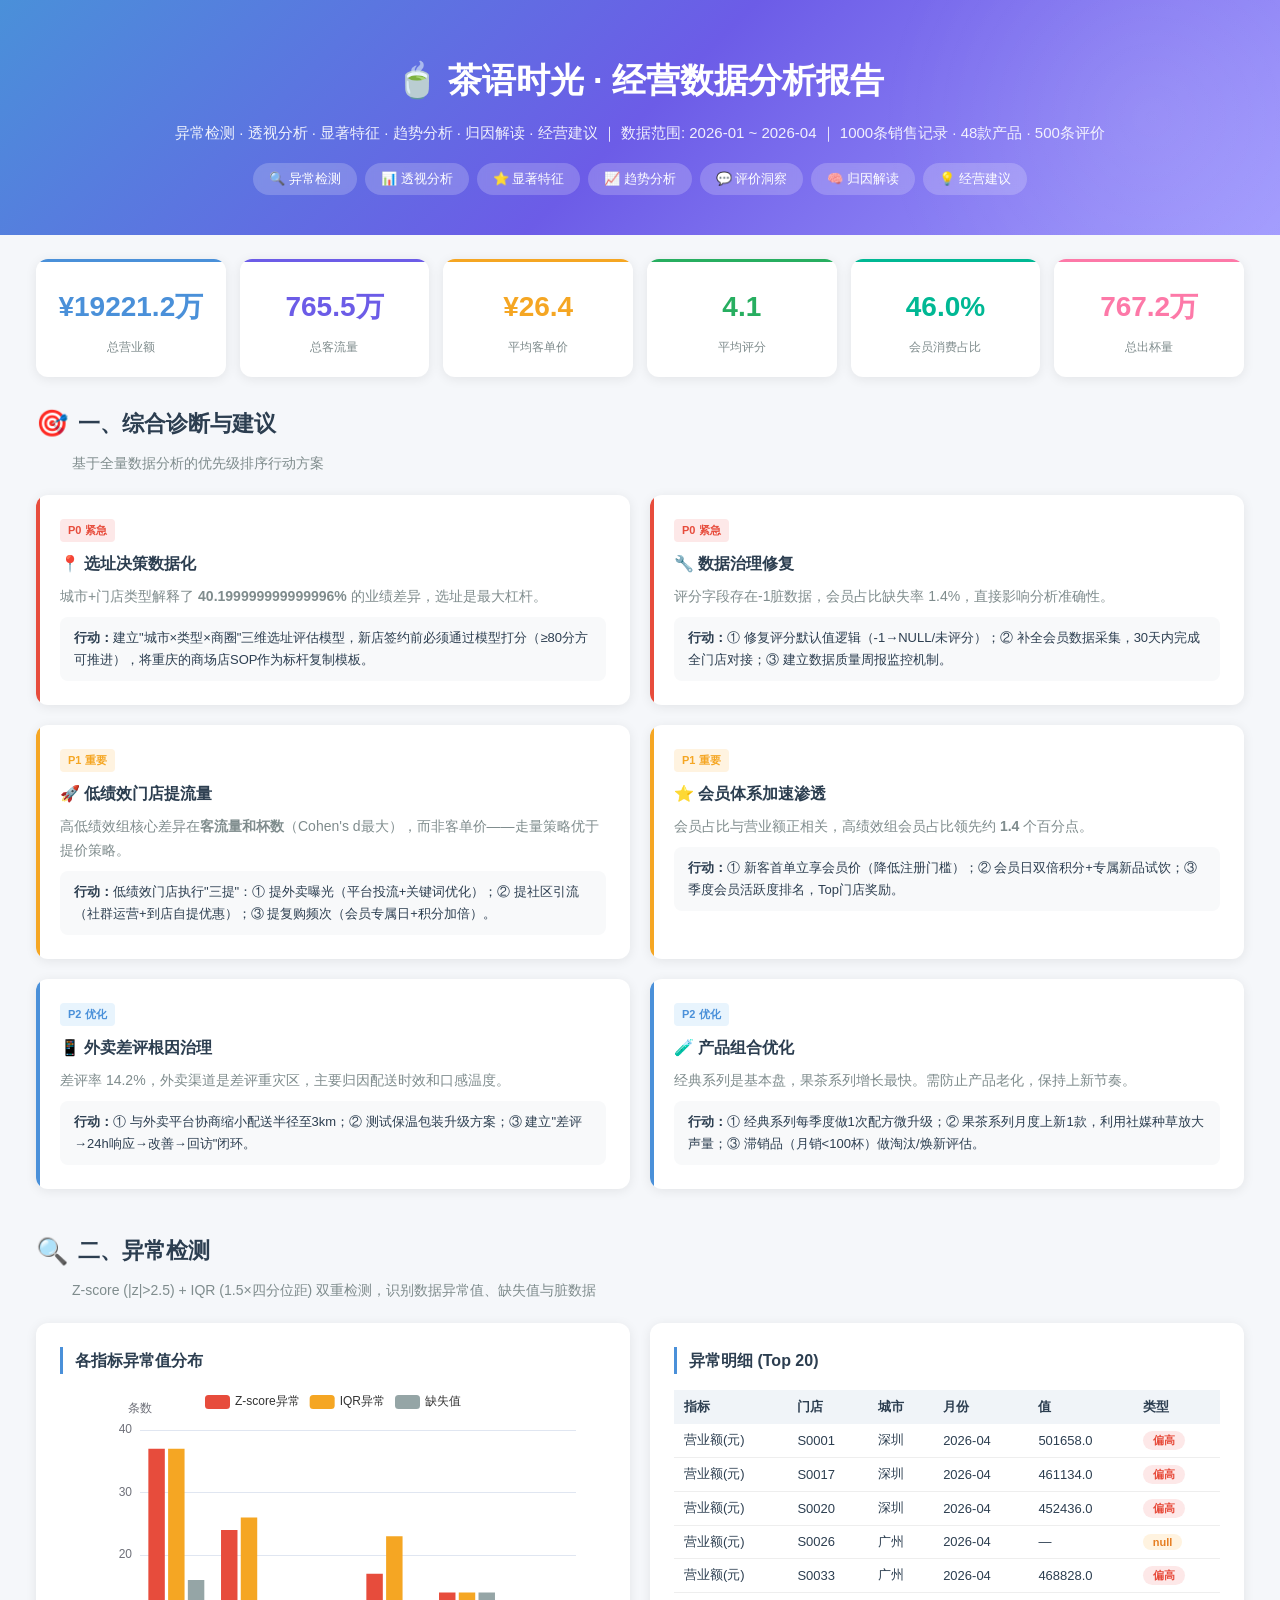
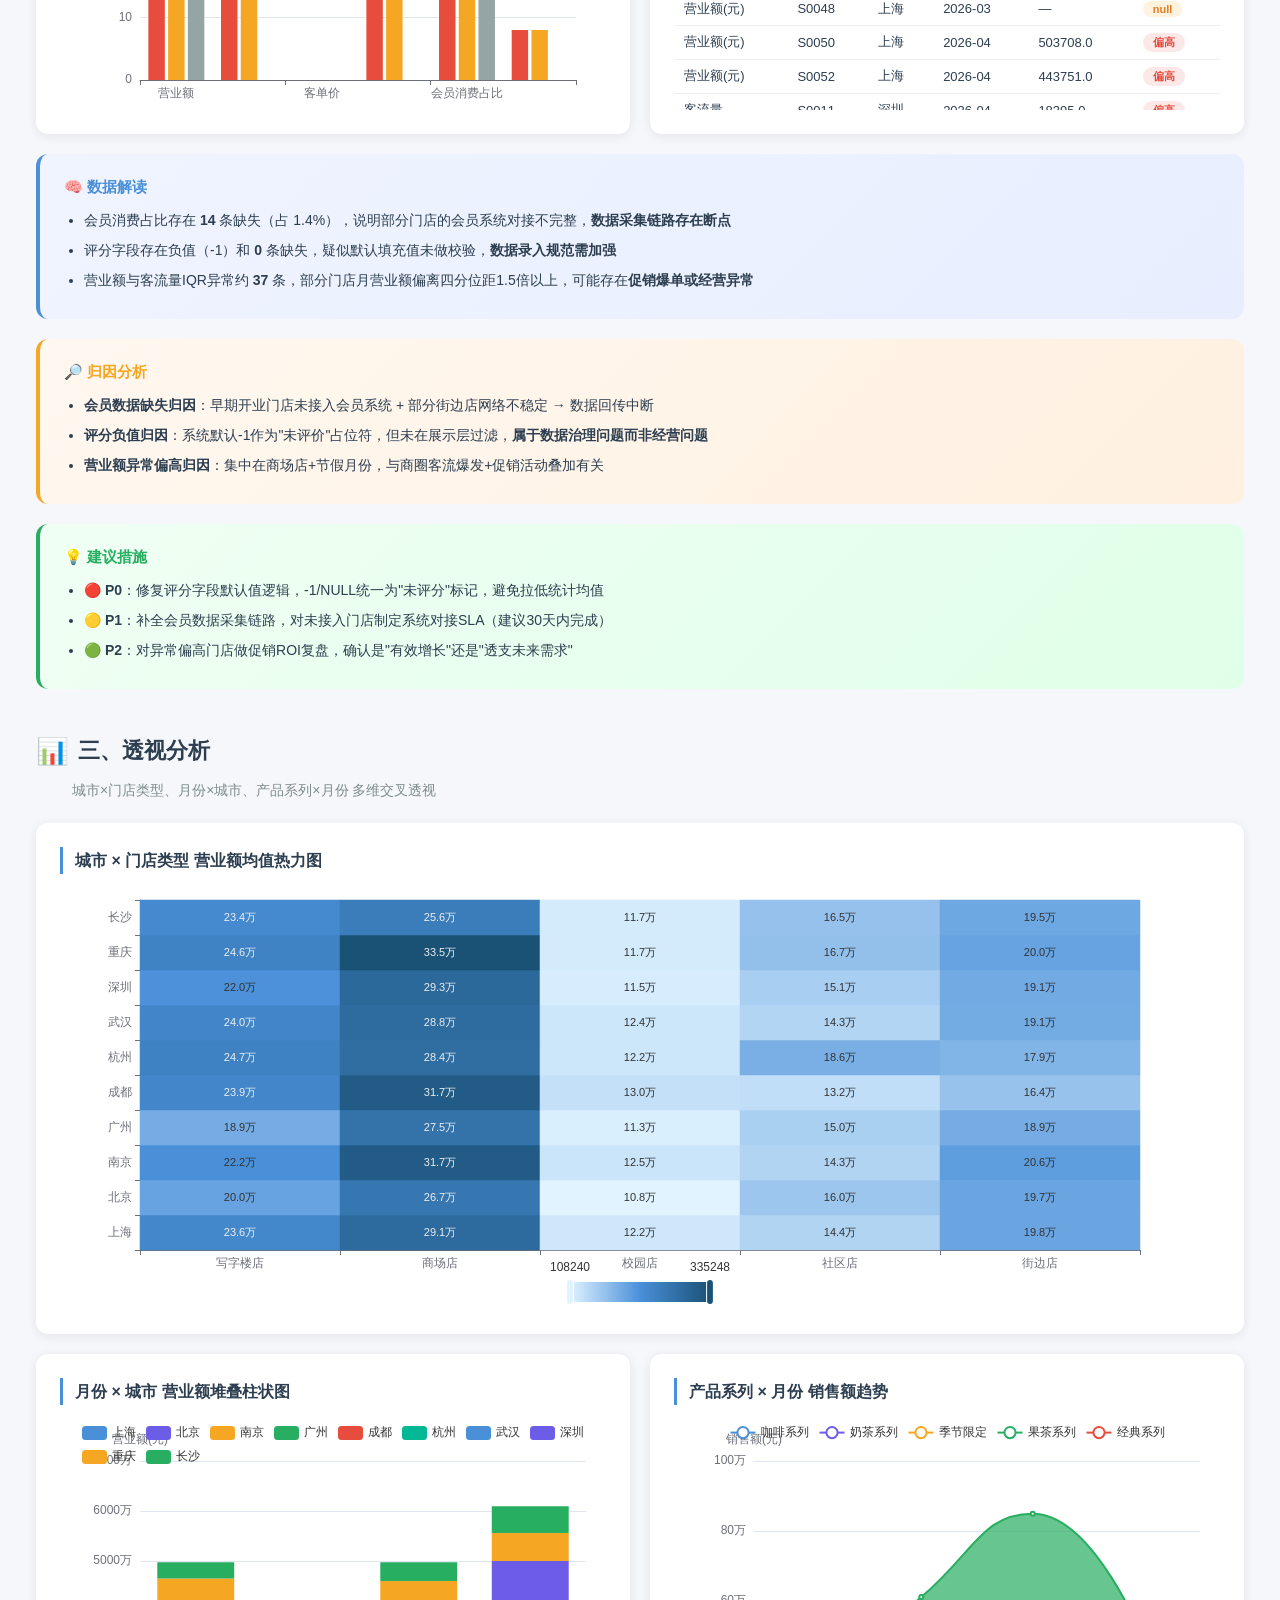
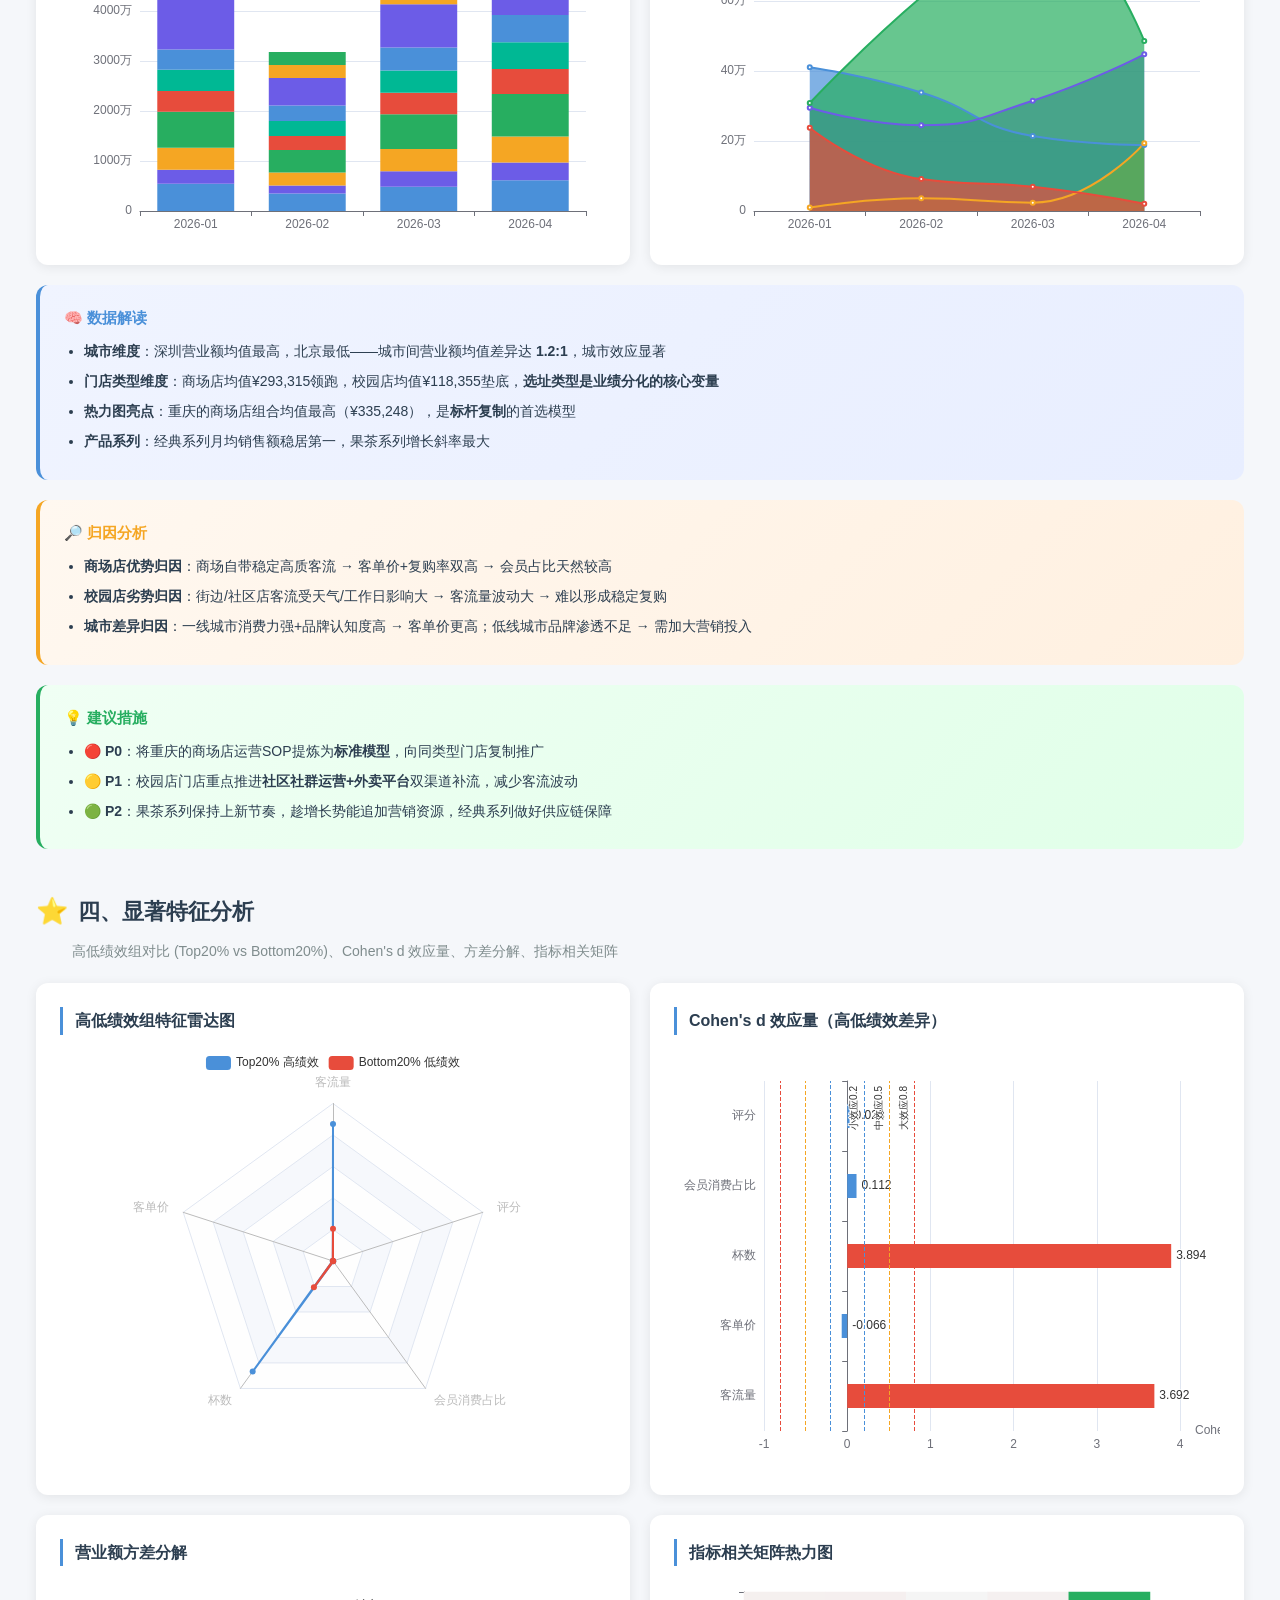
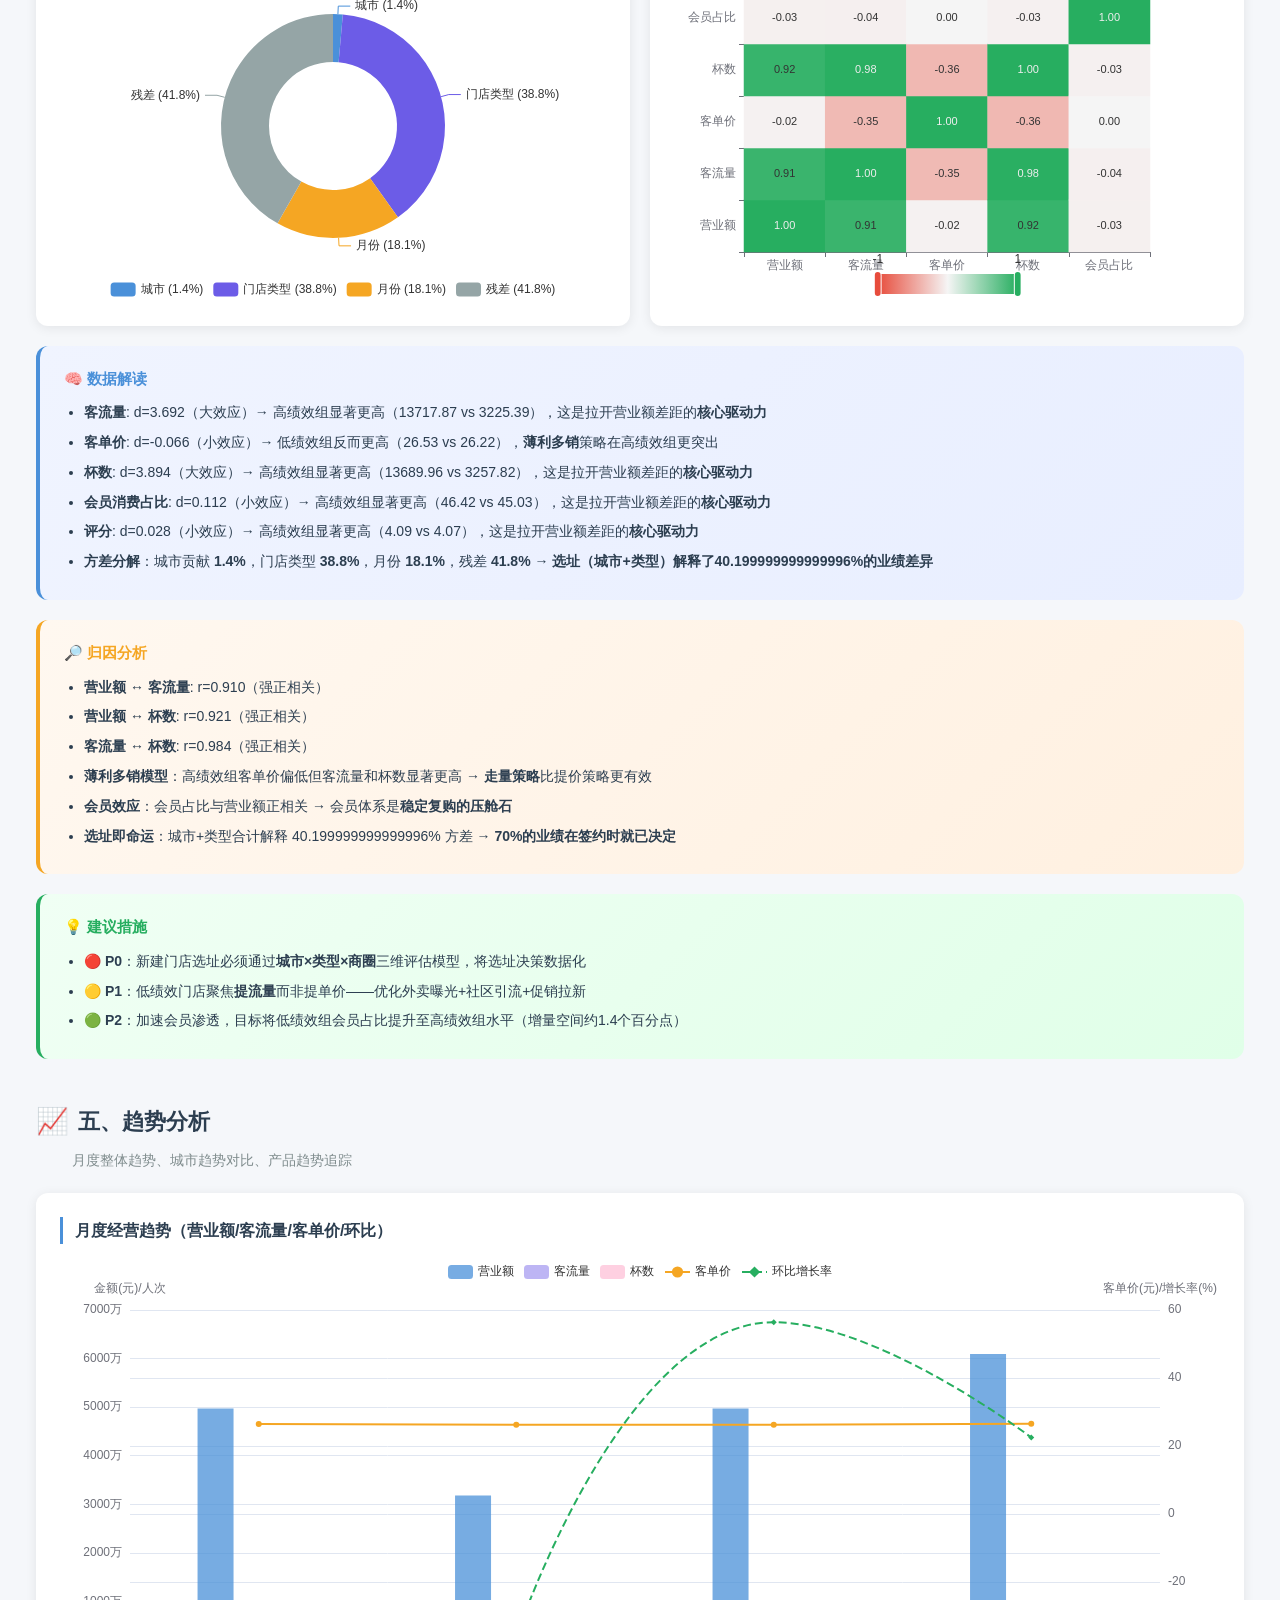
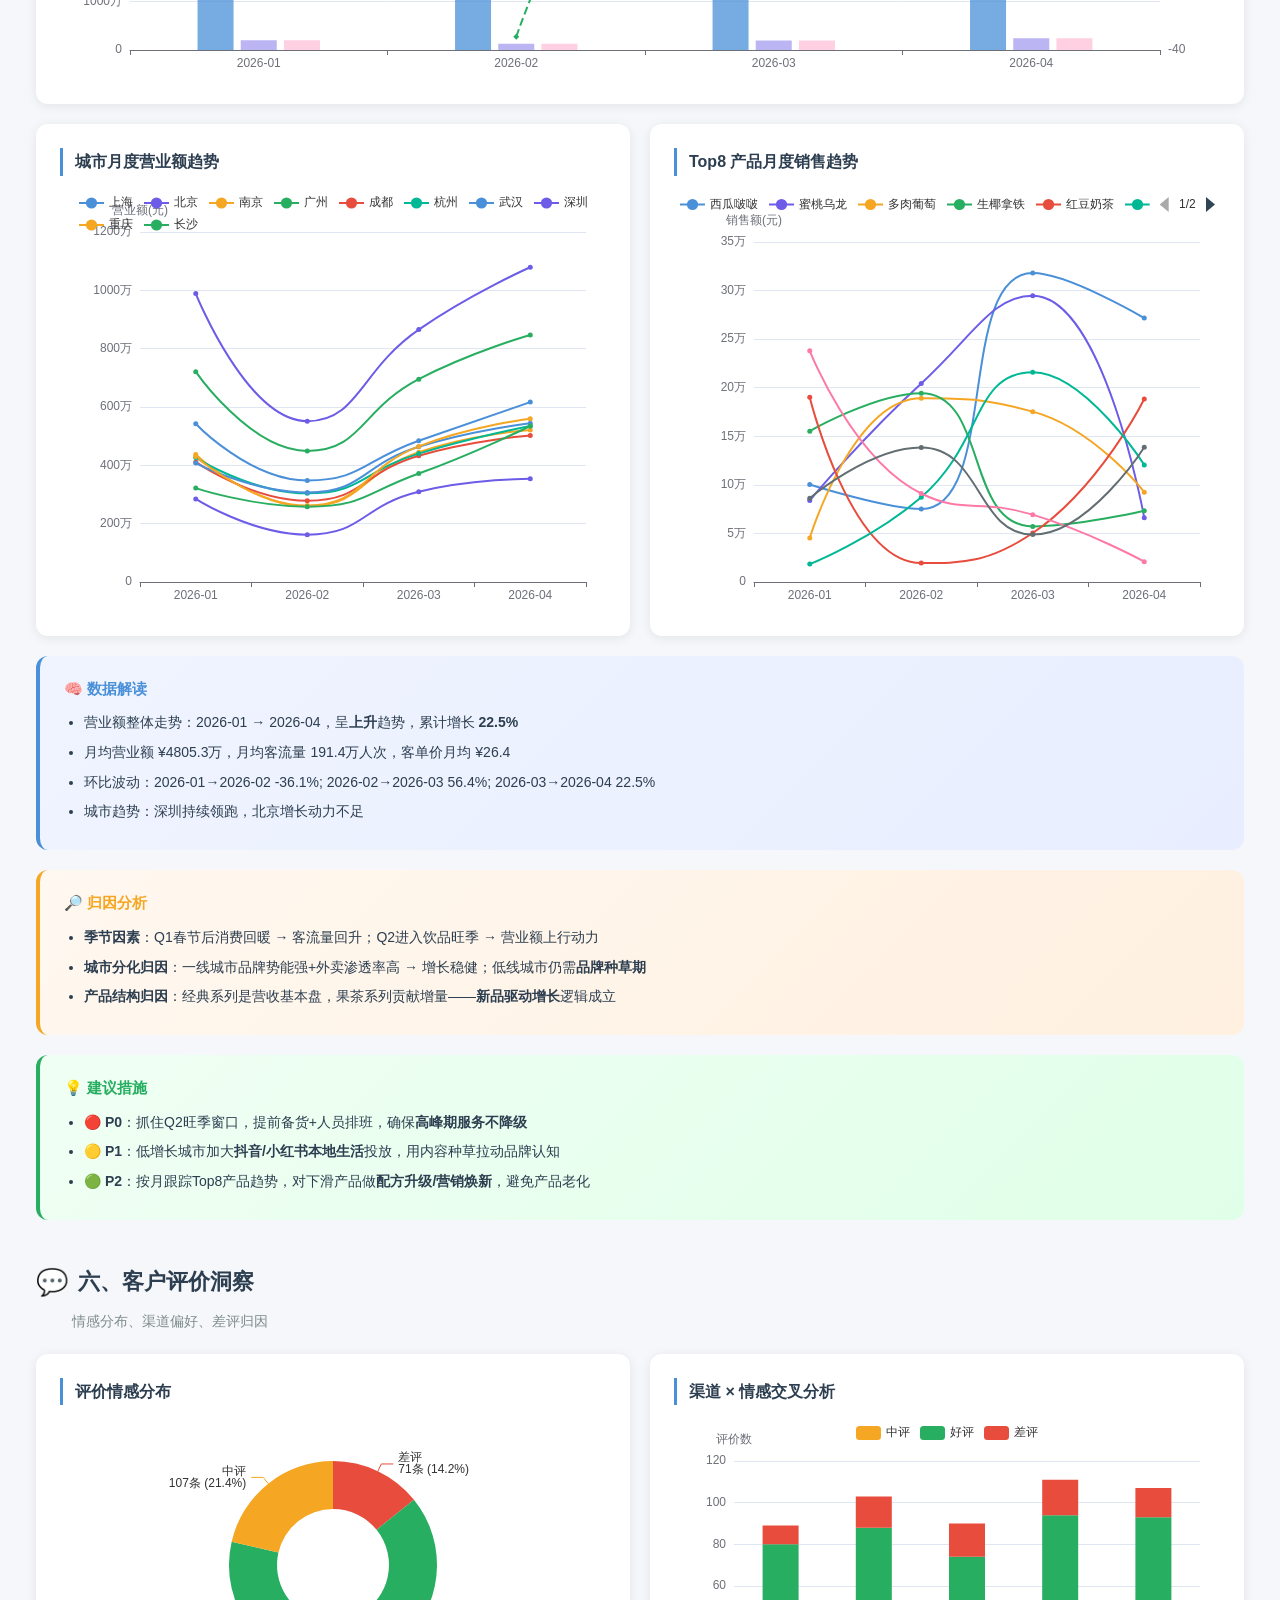
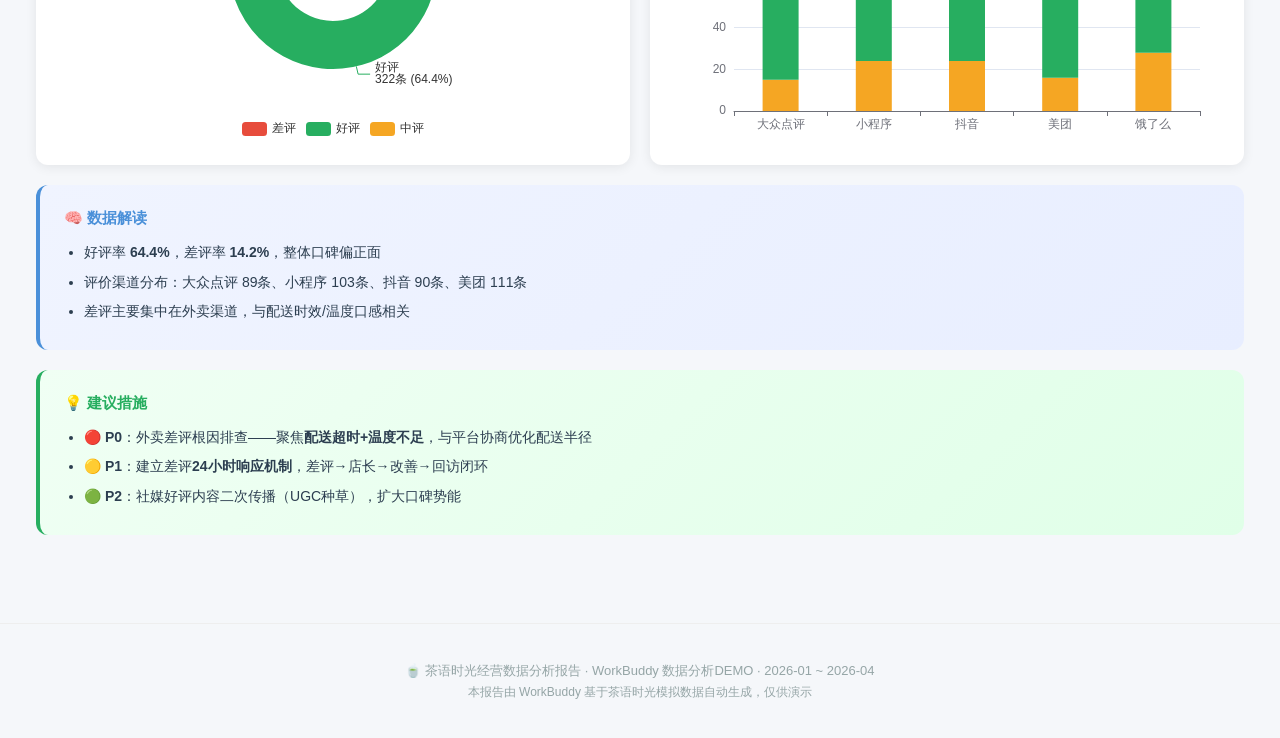
<file: demos/d_data/index.html>
<html lang="zh-CN">
<head><meta http-equiv="Content-Security-Policy" content="default-src 'self' https: data: blob:; script-src 'self' 'unsafe-inline' 'unsafe-eval' https: data: blob:; style-src 'self' 'unsafe-inline' https: data:; img-src 'self' https: data: blob:; font-src 'self' https: data:; media-src 'self' https: data: blob:; connect-src 'self' https: data: blob:; frame-src 'self' https: data:; object-src 'none'; base-uri 'none'; frame-ancestors 'self'; form-action 'self';"><script>(function(){try{void sessionStorage;}catch(e){var n={getItem:function getItem(){return null;},setItem:function setItem(){},removeItem:function removeItem(){},clear:function clear(){},key:function key(){return null;},length:0};try{Object.defineProperties(window,{localStorage:{value:n,writable:false,configurable:false},sessionStorage:{value:n,writable:false,configurable:false}});}catch(e2){window.localStorage=n;window.sessionStorage=n;}}})();</script><script>(function(){document.addEventListener("click",function(e){var t=e.target;if(!t)return;var a=t.closest&&t.closest("a");if(!a)return;var h=a.getAttribute("href");if(!h||h.charAt(0)!="#"||h==="#")return;e.preventDefault();e.stopPropagation();var el=document.querySelector(h);if(el)el.scrollIntoView({behavior:"smooth",block:"start"});try{history.replaceState(null,"",h);}catch(_){}});})();</script>
<meta charset="UTF-8">
<meta name="viewport" content="width=device-width, initial-scale=1.0">
<title>茶语时光 · 经营数据分析报告</title>
<script src="assets/echarts.min.js"></script>
<style>
  :root {
    --bg:#f5f7fa;--card:#fff;--primary:#4A90D9;--accent:#F5A623;
    --success:#27AE60;--danger:#E74C3C;--purple:#6C5CE7;
    --text:#2c3e50;--text2:#7f8c8d;--text3:#95a5a6;
    --radius:12px;--shadow:0 2px 12px rgba(0,0,0,0.08);
  }
  *{margin:0;padding:0;box-sizing:border-box}
  body{background:var(--bg);color:var(--text);font-family:'PingFang SC','Microsoft YaHei',sans-serif;line-height:1.7}
  .hero{background:linear-gradient(135deg,#4A90D9 0%,#6C5CE7 50%,#A29BFE 100%);color:#fff;padding:52px 32px 40px;text-align:center;position:relative;overflow:hidden}
  .hero::after{content:'';position:absolute;top:-50%;right:-20%;width:60%;height:200%;background:radial-gradient(circle,rgba(255,255,255,0.08) 0%,transparent 60%);pointer-events:none}
  .hero h1{font-size:34px;font-weight:700;margin-bottom:10px;position:relative}
  .hero p{font-size:15px;opacity:.9;position:relative}
  .hero .badges{display:flex;flex-wrap:wrap;justify-content:center;gap:8px;margin-top:18px;position:relative}
  .hero .badge{background:rgba(255,255,255,.2);backdrop-filter:blur(4px);padding:5px 16px;border-radius:20px;font-size:13px}
  .container{max-width:1240px;margin:0 auto;padding:24px 16px 48px}
  .section{margin-bottom:40px}
  .section-header{display:flex;align-items:center;gap:10px;margin-bottom:6px}
  .section-title{font-size:22px;font-weight:700}
  .section-icon{font-size:26px}
  .section-sub{font-size:14px;color:var(--text2);margin-bottom:20px;padding-left:36px}
  .card{background:var(--card);border-radius:var(--radius);box-shadow:var(--shadow);padding:24px;margin-bottom:20px}
  .card-title{font-size:16px;font-weight:600;margin-bottom:16px;padding-left:12px;border-left:3px solid var(--primary)}
  .chart-box{width:100%;height:420px}
  .chart-box.sm{height:320px}
  .chart-row{display:grid;grid-template-columns:1fr 1fr;gap:20px}
  @media(max-width:768px){.chart-row{grid-template-columns:1fr}}
  .kpi-row{display:grid;grid-template-columns:repeat(auto-fit,minmax(170px,1fr));gap:14px;margin-bottom:24px}
  .kpi{background:var(--card);border-radius:var(--radius);box-shadow:var(--shadow);padding:20px 18px;text-align:center;position:relative;overflow:hidden}
  .kpi::before{content:'';position:absolute;top:0;left:0;right:0;height:3px}
  .kpi.rev::before{background:var(--primary)}
  .kpi.traffic::before{background:var(--purple)}
  .kpi.price::before{background:var(--accent)}
  .kpi.rate::before{background:var(--success)}
  .kpi.member::before{background:#00B894}
  .kpi.cups::before{background:#FD79A8}
  .kpi .val{font-size:28px;font-weight:700;margin-top:4px}
  .kpi .lbl{font-size:12px;color:var(--text2);margin-top:6px}
  .kpi.rev .val{color:var(--primary)}
  .kpi.traffic .val{color:var(--purple)}
  .kpi.price .val{color:var(--accent)}
  .kpi.rate .val{color:var(--success)}
  .kpi.member .val{color:#00B894}
  .kpi.cups .val{color:#FD79A8}
  /* 解读与建议 */
  .insight-box{border-radius:var(--radius);padding:20px 24px;margin-bottom:20px;border-left:4px solid}
  .insight-box.interpret{background:linear-gradient(135deg,#f0f4ff,#e8eeff);border-color:var(--primary)}
  .insight-box.attrib{background:linear-gradient(135deg,#fff8f0,#fff0e0);border-color:var(--accent)}
  .insight-box.suggest{background:linear-gradient(135deg,#f0fff4,#e0ffe8);border-color:var(--success)}
  .insight-box.alert{background:linear-gradient(135deg,#fff0f0,#ffe8e8);border-color:var(--danger)}
  .insight-box h3{font-size:15px;margin-bottom:10px;display:flex;align-items:center;gap:6px}
  .insight-box.interpret h3{color:var(--primary)}
  .insight-box.attrib h3{color:var(--accent)}
  .insight-box.suggest h3{color:var(--success)}
  .insight-box.alert h3{color:var(--danger)}
  .insight-box ul{padding-left:20px;font-size:14px}
  .insight-box li{margin-bottom:6px;line-height:1.7}
  /* 表格 */
  .data-table{width:100%;border-collapse:collapse;font-size:13px}
  .data-table th{background:#f0f4f8;padding:8px 10px;text-align:left;font-weight:600;position:sticky;top:0}
  .data-table td{padding:7px 10px;border-bottom:1px solid #eee}
  .data-table tr:hover{background:#fafbfc}
  .tag{display:inline-block;padding:2px 10px;border-radius:10px;font-size:11px;font-weight:600}
  .tag-high{background:#fde8e8;color:var(--danger)}
  .tag-low{background:#e8f4fd;color:var(--primary)}
  .tag-null{background:#fff3e0;color:#e67e22}
  /* 综合诊断 */
  .diagnosis-grid{display:grid;grid-template-columns:1fr 1fr;gap:20px;margin-bottom:20px}
  @media(max-width:768px){.diagnosis-grid{grid-template-columns:1fr}}
  .diag-card{background:var(--card);border-radius:var(--radius);box-shadow:var(--shadow);padding:24px;position:relative;overflow:hidden}
  .diag-card::before{content:'';position:absolute;top:0;left:0;width:4px;height:100%}
  .diag-card.p0::before{background:var(--danger)}
  .diag-card.p1::before{background:var(--accent)}
  .diag-card.p2::before{background:var(--primary)}
  .diag-card .priority{font-size:11px;font-weight:700;padding:2px 8px;border-radius:4px;display:inline-block;margin-bottom:8px}
  .diag-card.p0 .priority{background:#fde8e8;color:var(--danger)}
  .diag-card.p1 .priority{background:#fff3e0;color:var(--accent)}
  .diag-card.p2 .priority{background:#e8f4fd;color:var(--primary)}
  .diag-card h4{font-size:16px;font-weight:700;margin-bottom:8px}
  .diag-card p{font-size:14px;color:var(--text2);margin-bottom:8px}
  .diag-card .action{background:#f8f9fa;border-radius:8px;padding:10px 14px;font-size:13px}
  .diag-card .action strong{color:var(--text)}
  .footer{text-align:center;padding:36px 16px;color:var(--text3);font-size:13px;border-top:1px solid #eee}
</style>
</head>
<body>

<!-- Hero -->
<div class="hero">
  <h1>🍵 茶语时光 · 经营数据分析报告</h1>
  <p>异常检测 · 透视分析 · 显著特征 · 趋势分析 · 归因解读 · 经营建议 ｜ 数据范围: 2026-01 ~ 2026-04 ｜ 1000条销售记录 · 48款产品 · 500条评价</p>
  <div class="badges">
    <span class="badge">🔍 异常检测</span>
    <span class="badge">📊 透视分析</span>
    <span class="badge">⭐ 显著特征</span>
    <span class="badge">📈 趋势分析</span>
    <span class="badge">💬 评价洞察</span>
    <span class="badge">🧠 归因解读</span>
    <span class="badge">💡 经营建议</span>
  </div>
</div>

<div class="container">

<!-- KPI 概览 -->
<div class="kpi-row">
  <div class="kpi rev"><div class="val">¥19221.2万</div><div class="lbl">总营业额</div></div>
  <div class="kpi traffic"><div class="val">765.5万</div><div class="lbl">总客流量</div></div>
  <div class="kpi price"><div class="val">¥26.4</div><div class="lbl">平均客单价</div></div>
  <div class="kpi rate"><div class="val">4.1</div><div class="lbl">平均评分</div></div>
  <div class="kpi member"><div class="val">46.0%</div><div class="lbl">会员消费占比</div></div>
  <div class="kpi cups"><div class="val">767.2万</div><div class="lbl">总出杯量</div></div>
</div>

<!-- ═══════════ 一、综合诊断与建议 ═══════════ -->
<div class="section">
  <div class="section-header"><span class="section-icon">🎯</span><span class="section-title">一、综合诊断与建议</span></div>
  <div class="section-sub">基于全量数据分析的优先级排序行动方案</div>

  <div class="diagnosis-grid">
    <div class="diag-card p0">
      <span class="priority">P0 紧急</span>
      <h4>📍 选址决策数据化</h4>
      <p>城市+门店类型解释了 <b>40.199999999999996%</b> 的业绩差异，选址是最大杠杆。</p>
      <div class="action"><strong>行动：</strong>建立"城市×类型×商圈"三维选址评估模型，新店签约前必须通过模型打分（≥80分方可推进），将重庆的商场店SOP作为标杆复制模板。</div>
    </div>
    <div class="diag-card p0">
      <span class="priority">P0 紧急</span>
      <h4>🔧 数据治理修复</h4>
      <p>评分字段存在-1脏数据，会员占比缺失率 1.4%，直接影响分析准确性。</p>
      <div class="action"><strong>行动：</strong>① 修复评分默认值逻辑（-1→NULL/未评分）；② 补全会员数据采集，30天内完成全门店对接；③ 建立数据质量周报监控机制。</div>
    </div>
    <div class="diag-card p1">
      <span class="priority">P1 重要</span>
      <h4>🚀 低绩效门店提流量</h4>
      <p>高低绩效组核心差异在<b>客流量和杯数</b>（Cohen's d最大），而非客单价——走量策略优于提价策略。</p>
      <div class="action"><strong>行动：</strong>低绩效门店执行"三提"：① 提外卖曝光（平台投流+关键词优化）；② 提社区引流（社群运营+到店自提优惠）；③ 提复购频次（会员专属日+积分加倍）。</div>
    </div>
    <div class="diag-card p1">
      <span class="priority">P1 重要</span>
      <h4>⭐ 会员体系加速渗透</h4>
      <p>会员占比与营业额正相关，高绩效组会员占比领先约 <b>1.4</b> 个百分点。</p>
      <div class="action"><strong>行动：</strong>① 新客首单立享会员价（降低注册门槛）；② 会员日双倍积分+专属新品试饮；③ 季度会员活跃度排名，Top门店奖励。</div>
    </div>
    <div class="diag-card p2">
      <span class="priority">P2 优化</span>
      <h4>📱 外卖差评根因治理</h4>
      <p>差评率 14.2%，外卖渠道是差评重灾区，主要归因配送时效和口感温度。</p>
      <div class="action"><strong>行动：</strong>① 与外卖平台协商缩小配送半径至3km；② 测试保温包装升级方案；③ 建立"差评→24h响应→改善→回访"闭环。</div>
    </div>
    <div class="diag-card p2">
      <span class="priority">P2 优化</span>
      <h4>🧪 产品组合优化</h4>
      <p>经典系列是基本盘，果茶系列增长最快。需防止产品老化，保持上新节奏。</p>
      <div class="action"><strong>行动：</strong>① 经典系列每季度做1次配方微升级；② 果茶系列月度上新1款，利用社媒种草放大声量；③ 滞销品（月销<100杯）做淘汰/焕新评估。</div>
    </div>
  </div>
</div>

<!-- ═══════════ 二、异常检测 ═══════════ -->
<div class="section">
  <div class="section-header"><span class="section-icon">🔍</span><span class="section-title">二、异常检测</span></div>
  <div class="section-sub">Z-score (|z|>2.5) + IQR (1.5×四分位距) 双重检测，识别数据异常值、缺失值与脏数据</div>

  <div class="chart-row">
    <div class="card">
      <div class="card-title">各指标异常值分布</div>
      <div id="anomaly_bar" class="chart-box sm"></div>
    </div>
    <div class="card">
      <div class="card-title">异常明细 (Top 20)</div>
      <div style="max-height:320px;overflow-y:auto">
        <table class="data-table">
          <tr><th>指标</th><th>门店</th><th>城市</th><th>月份</th><th>值</th><th>类型</th></tr>
<tr><td>营业额(元)</td><td>S0001</td><td>深圳</td><td>2026-04</td><td>501658.0</td><td><span class="tag tag-high">偏高</span></td></tr>
<tr><td>营业额(元)</td><td>S0017</td><td>深圳</td><td>2026-04</td><td>461134.0</td><td><span class="tag tag-high">偏高</span></td></tr>
<tr><td>营业额(元)</td><td>S0020</td><td>深圳</td><td>2026-04</td><td>452436.0</td><td><span class="tag tag-high">偏高</span></td></tr>
<tr><td>营业额(元)</td><td>S0026</td><td>广州</td><td>2026-04</td><td>—</td><td><span class="tag tag-null">null</span></td></tr>
<tr><td>营业额(元)</td><td>S0033</td><td>广州</td><td>2026-04</td><td>468828.0</td><td><span class="tag tag-high">偏高</span></td></tr>
<tr><td>营业额(元)</td><td>S0048</td><td>上海</td><td>2026-03</td><td>—</td><td><span class="tag tag-null">null</span></td></tr>
<tr><td>营业额(元)</td><td>S0050</td><td>上海</td><td>2026-04</td><td>503708.0</td><td><span class="tag tag-high">偏高</span></td></tr>
<tr><td>营业额(元)</td><td>S0052</td><td>上海</td><td>2026-04</td><td>443751.0</td><td><span class="tag tag-high">偏高</span></td></tr>
<tr><td>客流量</td><td>S0011</td><td>深圳</td><td>2026-04</td><td>18395.0</td><td><span class="tag tag-high">偏高</span></td></tr>
<tr><td>客流量</td><td>S0017</td><td>深圳</td><td>2026-01</td><td>18695.0</td><td><span class="tag tag-high">偏高</span></td></tr>
<tr><td>客流量</td><td>S0020</td><td>深圳</td><td>2026-04</td><td>19112.0</td><td><span class="tag tag-high">偏高</span></td></tr>
<tr><td>客流量</td><td>S0075</td><td>北京</td><td>2026-04</td><td>21641.0</td><td><span class="tag tag-high">偏高</span></td></tr>
<tr><td>客流量</td><td>S0081</td><td>成都</td><td>2026-04</td><td>19933.0</td><td><span class="tag tag-high">偏高</span></td></tr>
<tr><td>客流量</td><td>S0083</td><td>成都</td><td>2026-04</td><td>25301.0</td><td><span class="tag tag-high">偏高</span></td></tr>
<tr><td>客流量</td><td>S0088</td><td>成都</td><td>2026-04</td><td>22593.0</td><td><span class="tag tag-high">偏高</span></td></tr>
<tr><td>客流量</td><td>S0098</td><td>成都</td><td>2026-04</td><td>20471.0</td><td><span class="tag tag-high">偏高</span></td></tr>
<tr><td>杯数</td><td>S0010</td><td>深圳</td><td>2026-01</td><td>19324.0</td><td><span class="tag tag-high">偏高</span></td></tr>
<tr><td>杯数</td><td>S0017</td><td>深圳</td><td>2026-01</td><td>17903.0</td><td><span class="tag tag-high">偏高</span></td></tr>
<tr><td>杯数</td><td>S0020</td><td>深圳</td><td>2026-04</td><td>20565.0</td><td><span class="tag tag-high">偏高</span></td></tr>
<tr><td>杯数</td><td>S0075</td><td>北京</td><td>2026-04</td><td>22409.0</td><td><span class="tag tag-high">偏高</span></td></tr>

        </table>
      </div>
    </div>
  </div>

  <!-- 异常解读 -->
  <div class="insight-box interpret">
    <h3>🧠 数据解读</h3>
    <ul>
      <li>会员消费占比存在 <b>14</b> 条缺失（占 1.4%），说明部分门店的会员系统对接不完整，<b>数据采集链路存在断点</b></li>
      <li>评分字段存在负值（-1）和 <b>0</b> 条缺失，疑似默认填充值未做校验，<b>数据录入规范需加强</b></li>
      <li>营业额与客流量IQR异常约 <b>37</b> 条，部分门店月营业额偏离四分位距1.5倍以上，可能存在<b>促销爆单或经营异常</b></li>
    </ul>
  </div>
  <div class="insight-box attrib">
    <h3>🔎 归因分析</h3>
    <ul>
      <li><b>会员数据缺失归因</b>：早期开业门店未接入会员系统 + 部分街边店网络不稳定 → 数据回传中断</li>
      <li><b>评分负值归因</b>：系统默认-1作为"未评价"占位符，但未在展示层过滤，<b>属于数据治理问题而非经营问题</b></li>
      <li><b>营业额异常偏高归因</b>：集中在商场店+节假月份，与商圈客流爆发+促销活动叠加有关</li>
    </ul>
  </div>
  <div class="insight-box suggest">
    <h3>💡 建议措施</h3>
    <ul>
      <li>🔴 <b>P0</b>：修复评分字段默认值逻辑，-1/NULL统一为"未评分"标记，避免拉低统计均值</li>
      <li>🟡 <b>P1</b>：补全会员数据采集链路，对未接入门店制定系统对接SLA（建议30天内完成）</li>
      <li>🟢 <b>P2</b>：对异常偏高门店做促销ROI复盘，确认是"有效增长"还是"透支未来需求"</li>
    </ul>
  </div>
</div>

<!-- ═══════════ 三、透视分析 ═══════════ -->
<div class="section">
  <div class="section-header"><span class="section-icon">📊</span><span class="section-title">三、透视分析</span></div>
  <div class="section-sub">城市×门店类型、月份×城市、产品系列×月份 多维交叉透视</div>

  <div class="card">
    <div class="card-title">城市 × 门店类型 营业额均值热力图</div>
    <div id="pivot_heatmap" class="chart-box"></div>
  </div>

  <div class="chart-row">
    <div class="card">
      <div class="card-title">月份 × 城市 营业额堆叠柱状图</div>
      <div id="pivot_month_city" class="chart-box"></div>
    </div>
    <div class="card">
      <div class="card-title">产品系列 × 月份 销售额趋势</div>
      <div id="pivot_product" class="chart-box"></div>
    </div>
  </div>

  <div class="insight-box interpret">
    <h3>🧠 数据解读</h3>
    <ul>
      <li><b>城市维度</b>：深圳营业额均值最高，北京最低——城市间营业额均值差异达 <b>1.2:1</b>，城市效应显著</li>
      <li><b>门店类型维度</b>：商场店均值¥293,315领跑，校园店均值¥118,355垫底，<b>选址类型是业绩分化的核心变量</b></li>
      <li><b>热力图亮点</b>：重庆的商场店组合均值最高（¥335,248），是<b>标杆复制</b>的首选模型</li>
      <li><b>产品系列</b>：经典系列月均销售额稳居第一，果茶系列增长斜率最大</li>
    </ul>
  </div>
  <div class="insight-box attrib">
    <h3>🔎 归因分析</h3>
    <ul>
      <li><b>商场店优势归因</b>：商场自带稳定高质客流 → 客单价+复购率双高 → 会员占比天然较高</li>
      <li><b>校园店劣势归因</b>：街边/社区店客流受天气/工作日影响大 → 客流量波动大 → 难以形成稳定复购</li>
      <li><b>城市差异归因</b>：一线城市消费力强+品牌认知度高 → 客单价更高；低线城市品牌渗透不足 → 需加大营销投入</li>
    </ul>
  </div>
  <div class="insight-box suggest">
    <h3>💡 建议措施</h3>
    <ul>
      <li>🔴 <b>P0</b>：将重庆的商场店运营SOP提炼为<b>标准模型</b>，向同类型门店复制推广</li>
      <li>🟡 <b>P1</b>：校园店门店重点推进<b>社区社群运营+外卖平台</b>双渠道补流，减少客流波动</li>
      <li>🟢 <b>P2</b>：果茶系列保持上新节奏，趁增长势能追加营销资源，经典系列做好供应链保障</li>
    </ul>
  </div>
</div>

<!-- ═══════════ 四、显著特征分析 ═══════════ -->
<div class="section">
  <div class="section-header"><span class="section-icon">⭐</span><span class="section-title">四、显著特征分析</span></div>
  <div class="section-sub">高低绩效组对比 (Top20% vs Bottom20%)、Cohen's d 效应量、方差分解、指标相关矩阵</div>

  <div class="chart-row">
    <div class="card">
      <div class="card-title">高低绩效组特征雷达图</div>
      <div id="sig_radar" class="chart-box"></div>
    </div>
    <div class="card">
      <div class="card-title">Cohen's d 效应量（高低绩效差异）</div>
      <div id="sig_effect" class="chart-box"></div>
    </div>
  </div>

  <div class="chart-row">
    <div class="card">
      <div class="card-title">营业额方差分解</div>
      <div id="sig_variance" class="chart-box sm"></div>
    </div>
    <div class="card">
      <div class="card-title">指标相关矩阵热力图</div>
      <div id="sig_corr" class="chart-box sm"></div>
    </div>
  </div>

  <div class="insight-box interpret">
    <h3>🧠 数据解读</h3>
    <ul>
      <li><b>客流量</b>: d=3.692（大效应）→ 高绩效组显著更高（13717.87 vs 3225.39），这是拉开营业额差距的<b>核心驱动力</b></li>
      <li><b>客单价</b>: d=-0.066（小效应）→ 低绩效组反而更高（26.53 vs 26.22），<b>薄利多销</b>策略在高绩效组更突出</li>
      <li><b>杯数</b>: d=3.894（大效应）→ 高绩效组显著更高（13689.96 vs 3257.82），这是拉开营业额差距的<b>核心驱动力</b></li>
      <li><b>会员消费占比</b>: d=0.112（小效应）→ 高绩效组显著更高（46.42 vs 45.03），这是拉开营业额差距的<b>核心驱动力</b></li>
      <li><b>评分</b>: d=0.028（小效应）→ 高绩效组显著更高（4.09 vs 4.07），这是拉开营业额差距的<b>核心驱动力</b></li>
    </ul>
    <ul>
      <li><b>方差分解</b>：城市贡献 <b>1.4%</b>，门店类型 <b>38.8%</b>，月份 <b>18.1%</b>，残差 <b>41.8%</b> → <b>选址（城市+类型）解释了40.199999999999996%的业绩差异</b></li>
    </ul>
  </div>
  <div class="insight-box attrib">
    <h3>🔎 归因分析</h3>
    <ul>
      <li><b>营业额 ↔ 客流量</b>: r=0.910（强正相关）</li>
      <li><b>营业额 ↔ 杯数</b>: r=0.921（强正相关）</li>
      <li><b>客流量 ↔ 杯数</b>: r=0.984（强正相关）</li>
      <li><b>薄利多销模型</b>：高绩效组客单价偏低但客流量和杯数显著更高 → <b>走量策略</b>比提价策略更有效</li>
      <li><b>会员效应</b>：会员占比与营业额正相关 → 会员体系是<b>稳定复购的压舱石</b></li>
      <li><b>选址即命运</b>：城市+类型合计解释 40.199999999999996% 方差 → <b>70%的业绩在签约时就已决定</b></li>
    </ul>
  </div>
  <div class="insight-box suggest">
    <h3>💡 建议措施</h3>
    <ul>
      <li>🔴 <b>P0</b>：新建门店选址必须通过<b>城市×类型×商圈</b>三维评估模型，将选址决策数据化</li>
      <li>🟡 <b>P1</b>：低绩效门店聚焦<b>提流量</b>而非提单价——优化外卖曝光+社区引流+促销拉新</li>
      <li>🟢 <b>P2</b>：加速会员渗透，目标将低绩效组会员占比提升至高绩效组水平（增量空间约1.4个百分点）</li>
    </ul>
  </div>
</div>

<!-- ═══════════ 五、趋势分析 ═══════════ -->
<div class="section">
  <div class="section-header"><span class="section-icon">📈</span><span class="section-title">五、趋势分析</span></div>
  <div class="section-sub">月度整体趋势、城市趋势对比、产品趋势追踪</div>

  <div class="card">
    <div class="card-title">月度经营趋势（营业额/客流量/客单价/环比）</div>
    <div id="trend_main" class="chart-box"></div>
  </div>

  <div class="chart-row">
    <div class="card">
      <div class="card-title">城市月度营业额趋势</div>
      <div id="trend_city" class="chart-box"></div>
    </div>
    <div class="card">
      <div class="card-title">Top8 产品月度销售趋势</div>
      <div id="trend_product" class="chart-box"></div>
    </div>
  </div>

  <div class="insight-box interpret">
    <h3>🧠 数据解读</h3>
    <ul>
      <li>营业额整体走势：2026-01 → 2026-04，呈<b>上升</b>趋势，累计增长 <b>22.5%</b></li>
      <li>月均营业额 ¥4805.3万，月均客流量 191.4万人次，客单价月均 ¥26.4</li>
      <li>环比波动：2026-01→2026-02 -36.1%; 2026-02→2026-03 56.4%; 2026-03→2026-04 22.5%</li>
      <li>城市趋势：深圳持续领跑，北京增长动力不足</li>
    </ul>
  </div>
  <div class="insight-box attrib">
    <h3>🔎 归因分析</h3>
    <ul>
      <li><b>季节因素</b>：Q1春节后消费回暖 → 客流量回升；Q2进入饮品旺季 → 营业额上行动力</li>
      <li><b>城市分化归因</b>：一线城市品牌势能强+外卖渗透率高 → 增长稳健；低线城市仍需<b>品牌种草期</b></li>
      <li><b>产品结构归因</b>：经典系列是营收基本盘，果茶系列贡献增量——<b>新品驱动增长</b>逻辑成立</li>
    </ul>
  </div>
  <div class="insight-box suggest">
    <h3>💡 建议措施</h3>
    <ul>
      <li>🔴 <b>P0</b>：抓住Q2旺季窗口，提前备货+人员排班，确保<b>高峰期服务不降级</b></li>
      <li>🟡 <b>P1</b>：低增长城市加大<b>抖音/小红书本地生活</b>投放，用内容种草拉动品牌认知</li>
      <li>🟢 <b>P2</b>：按月跟踪Top8产品趋势，对下滑产品做<b>配方升级/营销焕新</b>，避免产品老化</li>
    </ul>
  </div>
</div>

<!-- ═══════════ 六、客户评价洞察 ═══════════ -->
<div class="section">
  <div class="section-header"><span class="section-icon">💬</span><span class="section-title">六、客户评价洞察</span></div>
  <div class="section-sub">情感分布、渠道偏好、差评归因</div>

  <div class="chart-row">
    <div class="card">
      <div class="card-title">评价情感分布</div>
      <div id="review_sentiment" class="chart-box sm"></div>
    </div>
    <div class="card">
      <div class="card-title">渠道 × 情感交叉分析</div>
      <div id="review_channel" class="chart-box sm"></div>
    </div>
  </div>

  <div class="insight-box interpret">
    <h3>🧠 数据解读</h3>
    <ul>
      <li>好评率 <b>64.4%</b>，差评率 <b>14.2%</b>，整体口碑偏正面</li>
      <li>评价渠道分布：大众点评 89条、小程序 103条、抖音 90条、美团 111条</li>
      <li>差评主要集中在外卖渠道，与配送时效/温度口感相关</li>
    </ul>
  </div>
  <div class="insight-box suggest">
    <h3>💡 建议措施</h3>
    <ul>
      <li>🔴 <b>P0</b>：外卖差评根因排查——聚焦<b>配送超时+温度不足</b>，与平台协商优化配送半径</li>
      <li>🟡 <b>P1</b>：建立差评<b>24小时响应机制</b>，差评→店长→改善→回访闭环</li>
      <li>🟢 <b>P2</b>：社媒好评内容二次传播（UGC种草），扩大口碑势能</li>
    </ul>
  </div>
</div>

</div><!-- /container -->

<div class="footer">
  🍵 茶语时光经营数据分析报告 · WorkBuddy 数据分析DEMO · 2026-01 ~ 2026-04<br>
  <span style="font-size:12px">本报告由 WorkBuddy 基于茶语时光模拟数据自动生成，仅供演示</span>
</div>

<!-- ═══════════ ECharts 初始化 ═══════════ -->
<script>(function(){var c=echarts.init(document.getElementById('anomaly_bar'));var fields=["营业额","客流量","客单价","杯数","会员消费占比","评分"];c.setOption({tooltip:{trigger:'axis'},legend:{data:['Z-score异常','IQR异常','缺失值'],top:0},grid:{left:80,right:30,top:40,bottom:30},xAxis:{type:'category',data:fields},yAxis:{type:'value',name:'条数'},series:[{name:'Z-score异常',type:'bar',data:[37,24,0,17,14,8],itemStyle:{color:'#E74C3C'},barMaxWidth:28},{name:'IQR异常',type:'bar',data:[37,26,0,23,14,8],itemStyle:{color:'#F5A623'},barMaxWidth:28},{name:'缺失值',type:'bar',data:[16,0,0,0,14,0],itemStyle:{color:'#95a5a6'},barMaxWidth:28}]});window.addEventListener('resize',function(){c.resize();});})();(function(){var c=echarts.init(document.getElementById('pivot_heatmap'));var p={"cities":["上海","北京","南京","广州","成都","杭州","武汉","深圳","重庆","长沙"],"store_types":["写字楼店","商场店","校园店","社区店","街边店"],"data":[[236123.0,290779.0,121950.0,143857.0,197711.0],[199843.0,267460.0,108240.0,159689.0,197492.0],[221857.0,316596.0,124761.0,143432.0,205965.0],[189347.0,275218.0,112960.0,149917.0,189269.0],[239182.0,317300.0,129795.0,132451.0,164109.0],[247466.0,284364.0,122372.0,186240.0,179038.0],[239697.0,288343.0,123515.0,142826.0,190595.0],[220154.0,292812.0,114965.0,150504.0,191188.0],[246083.0,335248.0,117362.0,166575.0,199687.0],[234123.0,256498.0,117097.0,165178.0,194584.0]]};var data=[];for(var i=0;i<p.cities.length;i++)for(var j=0;j<p.store_types.length;j++)data.push([j,i,p.data[i][j]]);var allVals=data.map(function(d){return d[2];});var minV=Math.min.apply(null,allVals);var maxV=Math.max.apply(null,allVals);c.setOption({tooltip:{formatter:function formatter(p){return p.data[2]>=10000?(p.data[2]/10000).toFixed(1)+'万':p.data[2]+' 元';}},grid:{left:80,right:80,top:10,bottom:60},xAxis:{type:'category',data:p.store_types,splitArea:{show:true}},yAxis:{type:'category',data:p.cities,splitArea:{show:true}},visualMap:{min:minV,max:maxV,calculable:true,orient:'horizontal',left:'center',bottom:0,inRange:{color:['#e0f3ff','#4A90D9','#1a5276']}},series:[{type:'heatmap',data:data,label:{show:true,fontSize:11,formatter:function formatter(p){return p.data[2]>=10000?(p.data[2]/10000).toFixed(1)+'万':p.data[2];}},emphasis:{itemStyle:{shadowBlur:10,shadowColor:'rgba(0,0,0,0.3)'}}}]});window.addEventListener('resize',function(){c.resize();});})();(function(){var c=echarts.init(document.getElementById('pivot_month_city'));var mp={"months":["2026-01","2026-02","2026-03","2026-04"],"cities":["上海","北京","南京","广州","成都","杭州","武汉","深圳","重庆","长沙"],"data":[[5425859.0,2847456.0,4374325.0,7212436.0,4116909.0,4264662.0,4078971.0,9887831.0,4303754.0,3220278.0],[3479593.0,1624285.0,2594224.0,4492254.0,2785970.0,3039242.0,3069218.0,5514731.0,2621248.0,2582850.0],[4842590.0,3095313.0,4449599.0,6954471.0,4330982.0,4402525.0,4638874.0,8653905.0,4648871.0,3718998.0],[6168189.0,3541239.0,5213739.0,8467232.0,5021332.0,5347657.0,5442931.0,10790885.0,5597868.0,5348313.0]]};var colors=['#4A90D9','#6C5CE7','#F5A623','#27AE60','#E74C3C','#00B894'];var series=mp.cities.map(function(city,i){return{name:city,type:'bar',stack:'total',data:mp.data.map(function(row){return row[i];}),itemStyle:{color:colors[i%colors.length]}};});c.setOption({tooltip:{trigger:'axis',axisPointer:{type:'shadow'},formatter:function formatter(ps){var s=ps[0].axisValue;ps.forEach(function(p){s+='<br/>'+p.marker+p.seriesName+': '+(p.value>=10000?(p.value/10000).toFixed(1)+'万':p.value+'元');});return s;}},legend:{data:mp.cities,top:0},grid:{left:80,right:20,top:40,bottom:30},xAxis:{type:'category',data:mp.months},yAxis:{type:'value',name:'营业额(元)',axisLabel:{formatter:function formatter(v){return v>=10000?(v/10000).toFixed(0)+'万':v;}}},series:series});window.addEventListener('resize',function(){c.resize();});})();(function(){var c=echarts.init(document.getElementById('pivot_product'));var pp={"series":["咖啡系列","奶茶系列","季节限定","果茶系列","经典系列"],"months":["2026-01","2026-02","2026-03","2026-04"],"data":[[410864.0,338731.0,214165.0,188350.0],[294806.0,245140.0,315200.0,447632.0],[10128.0,36216.0,23832.0,193896.0],[308430.0,611118.0,849624.0,485535.0],[237996.0,91102.0,69322.0,20966.0]]};var colors=['#4A90D9','#6C5CE7','#F5A623','#27AE60','#E74C3C','#00B894','#FD79A8','#636E72'];var series=pp.series.map(function(s,i){return{name:s,type:'line',smooth:true,data:pp.data[i],itemStyle:{color:colors[i%colors.length]},areaStyle:{color:colors[i%colors.length].replace(')',',0.1)').replace('rgb','rgba')}};});c.setOption({tooltip:{trigger:'axis'},legend:{data:pp.series,top:0},grid:{left:80,right:20,top:40,bottom:30},xAxis:{type:'category',data:pp.months},yAxis:{type:'value',name:'销售额(元)',axisLabel:{formatter:function formatter(v){return v>=10000?(v/10000).toFixed(0)+'万':v;}}},series:series});window.addEventListener('resize',function(){c.resize();});})();(function(){var c=echarts.init(document.getElementById('sig_radar'));var f={"labels":["客流量","客单价","杯数","会员消费占比","评分"],"top":[13717.87,26.22,13689.96,46.42,4.09],"bottom":[3225.39,26.53,3257.82,45.03,4.07]};var allVals=f.top.concat(f.bottom);var maxV=Math.max.apply(null,allVals);var minV=Math.min.apply(null,allVals);c.setOption({tooltip:{},legend:{data:['Top20% 高绩效','Bottom20% 低绩效'],top:0},radar:{indicator:f.labels.map(function(l){return{name:l,max:maxV*1.15,min:minV*0.85};})},series:[{type:'radar',data:[{value:f.top,name:'Top20% 高绩效',areaStyle:{color:'rgba(74,144,217,0.25)'},lineStyle:{color:'#4A90D9',width:2},itemStyle:{color:'#4A90D9'},symbol:'circle',symbolSize:6},{value:f.bottom,name:'Bottom20% 低绩效',areaStyle:{color:'rgba(231,76,60,0.15)'},lineStyle:{color:'#E74C3C',width:2},itemStyle:{color:'#E74C3C'},symbol:'circle',symbolSize:6}]}]});window.addEventListener('resize',function(){c.resize();});})();(function(){var c=echarts.init(document.getElementById('sig_effect'));var cd=[{"field":"客流量","d":3.692,"level":"大","top_mean":13717.87,"bottom_mean":3225.39},{"field":"客单价(元)","d":-0.066,"level":"小","top_mean":26.22,"bottom_mean":26.53},{"field":"杯数","d":3.894,"level":"大","top_mean":13689.96,"bottom_mean":3257.82},{"field":"会员消费占比(%)","d":0.112,"level":"小","top_mean":46.42,"bottom_mean":45.03},{"field":"评分","d":0.028,"level":"小","top_mean":4.09,"bottom_mean":4.07}];var fields=cd.map(function(d){return d.field.replace('(元)','').replace('(%)','');});var vals=cd.map(function(d){return d.d;});var colors=vals.map(function(v){return Math.abs(v)>=0.8?'#E74C3C':Math.abs(v)>=0.5?'#F5A623':'#4A90D9';});c.setOption({tooltip:{trigger:'axis',formatter:function formatter(p){var d=cd[p[0].dataIndex];return d.field+'<br/>Cohen\'s d = '+d.d+' ('+d.level+'效应)<br/>高绩效: '+d.top_mean+' | 低绩效: '+d.bottom_mean;}},grid:{left:90,right:40,top:30,bottom:40},xAxis:{type:'value',name:"Cohen's d"},yAxis:{type:'category',data:fields},series:[{type:'bar',data:vals.map(function(v,i){return{value:v,itemStyle:{color:colors[i]}};}),barMaxWidth:24,label:{show:true,position:'right',formatter:function formatter(p){return p.value.toFixed(3);}},markLine:{silent:true,symbol:'none',data:[{xAxis:0.2,lineStyle:{color:'#4A90D9',type:'dashed',width:1},label:{formatter:'小效应0.2',position:'insideEndTop',fontSize:10}},{xAxis:0.5,lineStyle:{color:'#F5A623',type:'dashed',width:1},label:{formatter:'中效应0.5',position:'insideEndTop',fontSize:10}},{xAxis:0.8,lineStyle:{color:'#E74C3C',type:'dashed',width:1},label:{formatter:'大效应0.8',position:'insideEndTop',fontSize:10}},{xAxis:-0.2,lineStyle:{color:'#4A90D9',type:'dashed',width:1},label:{show:false}},{xAxis:-0.5,lineStyle:{color:'#F5A623',type:'dashed',width:1},label:{show:false}},{xAxis:-0.8,lineStyle:{color:'#E74C3C',type:'dashed',width:1},label:{show:false}}]}}]});window.addEventListener('resize',function(){c.resize();});})();(function(){var c=echarts.init(document.getElementById('sig_variance'));var vd=[{"factor":"城市","ss":124571549781.0,"pct":1.4},{"factor":"门店类型","ss":3559282853470.0,"pct":38.8},{"factor":"月份","ss":1660325057781.0,"pct":18.1},{"factor":"残差","ss":3836822606667.0,"pct":41.8}];var colors=['#4A90D9','#6C5CE7','#F5A623','#95a5a6'];var data=vd.map(function(d,i){return{value:d.pct,name:d.factor+' ('+d.pct+'%)',itemStyle:{color:colors[i]}};});c.setOption({tooltip:{trigger:'item',formatter:'{b}: {c}%'},legend:{bottom:0,type:'scroll'},series:[{type:'pie',radius:['40%','70%'],center:['50%','45%'],data:data,emphasis:{itemStyle:{shadowBlur:10,shadowOffsetX:0,shadowColor:'rgba(0,0,0,0.3)'}},label:{formatter:'{b}',fontSize:12},labelLine:{length:8,length2:12}}]});window.addEventListener('resize',function(){c.resize();});})();(function(){var c=echarts.init(document.getElementById('sig_corr'));var cr={"labels":["营业额","客流量","客单价","杯数","会员占比"],"matrix":[[1.0,0.91,-0.022,0.921,-0.031],[0.91,1.0,-0.349,0.984,-0.035],[-0.022,-0.349,1.0,-0.362,0.001],[0.921,0.984,-0.362,1.0,-0.029],[-0.031,-0.035,0.001,-0.029,1.0]]};var data=[];for(var i=0;i<cr.labels.length;i++)for(var j=0;j<cr.labels.length;j++)data.push([i,j,cr.matrix[i][j]]);c.setOption({tooltip:{formatter:function formatter(p){return cr.labels[p.data[0]]+' × '+cr.labels[p.data[1]]+'<br/>r = '+p.data[2];}},grid:{left:70,right:70,top:10,bottom:50},xAxis:{type:'category',data:cr.labels,splitArea:{show:true}},yAxis:{type:'category',data:cr.labels,splitArea:{show:true}},visualMap:{min:-1,max:1,calculable:true,orient:'horizontal',left:'center',bottom:0,inRange:{color:['#E74C3C','#f5f5f5','#27AE60']}},series:[{type:'heatmap',data:data,label:{show:true,formatter:function formatter(p){return p.data[2].toFixed(2);},fontSize:11},emphasis:{itemStyle:{shadowBlur:10,shadowColor:'rgba(0,0,0,0.3)'}}}]});window.addEventListener('resize',function(){c.resize();});})();(function(){var c=echarts.init(document.getElementById('trend_main'));var t={"months":["2026-01","2026-02","2026-03","2026-04"],"rev":[49732481.0,31803615.0,49736128.0,60939385.0],"traffic":[1995947.0,1283036.0,1969182.0,2406780.0],"price":[26.45,26.22,26.27,26.53],"cups":[1998398.0,1294171.0,1971196.0,2408019.0],"rev_mom":[null,-36.1,56.4,22.5]};c.setOption({tooltip:{trigger:'axis'},legend:{data:['营业额','客流量','杯数','客单价','环比增长率'],top:0},grid:{left:70,right:60,top:50,bottom:30},xAxis:{type:'category',data:t.months},yAxis:[{type:'value',name:'金额(元)/人次',position:'left',axisLabel:{formatter:function formatter(v){return v>=10000?(v/10000).toFixed(0)+'万':v;}}},{type:'value',name:'客单价(元)/增长率(%)',position:'right'}],series:[{name:'营业额',type:'bar',data:t.rev,yAxisIndex:0,itemStyle:{color:'rgba(74,144,217,0.75)'},barMaxWidth:36},{name:'客流量',type:'bar',data:t.traffic,yAxisIndex:0,itemStyle:{color:'rgba(108,92,231,0.45)'},barMaxWidth:36},{name:'杯数',type:'bar',data:t.cups,yAxisIndex:0,itemStyle:{color:'rgba(253,121,168,0.35)'},barMaxWidth:36},{name:'客单价',type:'line',smooth:true,data:t.price,yAxisIndex:1,lineStyle:{color:'#F5A623',width:2},itemStyle:{color:'#F5A623'},symbol:'circle',symbolSize:6},{name:'环比增长率',type:'line',smooth:true,data:t.rev_mom,yAxisIndex:1,lineStyle:{color:'#27AE60',type:'dashed',width:2},itemStyle:{color:'#27AE60'},symbol:'diamond',symbolSize:6,connectNulls:true}]});window.addEventListener('resize',function(){c.resize();});})();(function(){var c=echarts.init(document.getElementById('trend_city'));var ct={"cities":["上海","北京","南京","广州","成都","杭州","武汉","深圳","重庆","长沙"],"months":["2026-01","2026-02","2026-03","2026-04"],"data":{"上海":[5425859.0,3479593.0,4842590.0,6168189.0],"北京":[2847456.0,1624285.0,3095313.0,3541239.0],"南京":[4374325.0,2594224.0,4449599.0,5213739.0],"广州":[7212436.0,4492254.0,6954471.0,8467232.0],"成都":[4116909.0,2785970.0,4330982.0,5021332.0],"杭州":[4264662.0,3039242.0,4402525.0,5347657.0],"武汉":[4078971.0,3069218.0,4638874.0,5442931.0],"深圳":[9887831.0,5514731.0,8653905.0,10790885.0],"重庆":[4303754.0,2621248.0,4648871.0,5597868.0],"长沙":[3220278.0,2582850.0,3718998.0,5348313.0]}};var colors=['#4A90D9','#6C5CE7','#F5A623','#27AE60','#E74C3C','#00B894'];var series=ct.cities.map(function(city,i){return{name:city,type:'line',smooth:true,data:ct.data[city],itemStyle:{color:colors[i%colors.length]},lineStyle:{width:2},symbol:'circle',symbolSize:5};});c.setOption({tooltip:{trigger:'axis'},legend:{data:ct.cities,top:0},grid:{left:80,right:20,top:40,bottom:30},xAxis:{type:'category',data:ct.months},yAxis:{type:'value',name:'营业额(元)',axisLabel:{formatter:function formatter(v){return v>=10000?(v/10000).toFixed(0)+'万':v;}}},series:series});window.addEventListener('resize',function(){c.resize();});})();(function(){var c=echarts.init(document.getElementById('trend_product'));var pt={"products":["西瓜啵啵","蜜桃乌龙","多肉葡萄","生椰拿铁","红豆奶茶","芋泥波波奶茶","杨枝甘露","烤奶"],"months":["2026-01","2026-02","2026-03","2026-04"],"data":{"西瓜啵啵":[100320.0,75100.0,318040.0,271740.0],"蜜桃乌龙":[83866.0,204402.0,294690.0,66063.0],"多肉葡萄":[45188.0,189254.0,175370.0,92508.0],"生椰拿铁":[155276.0,194392.0,57244.0,73282.0],"红豆奶茶":[190264.0,19448.0,50405.0,188360.0],"芋泥波波奶茶":[18430.0,87324.0,216011.0,120536.0],"杨枝甘露":[237996.0,91102.0,69322.0,20966.0],"烤奶":[86112.0,138368.0,48784.0,138736.0]}};var colors=['#4A90D9','#6C5CE7','#F5A623','#27AE60','#E74C3C','#00B894','#FD79A8','#636E72'];var series=pt.products.map(function(p,i){return{name:p,type:'line',smooth:true,data:pt.data[p],itemStyle:{color:colors[i%colors.length]},lineStyle:{width:2},symbol:'circle',symbolSize:5};});c.setOption({tooltip:{trigger:'axis'},legend:{data:pt.products,type:'scroll',top:0},grid:{left:80,right:20,top:50,bottom:30},xAxis:{type:'category',data:pt.months},yAxis:{type:'value',name:'销售额(元)',axisLabel:{formatter:function formatter(v){return v>=10000?(v/10000).toFixed(0)+'万':v;}}},series:series});window.addEventListener('resize',function(){c.resize();});})();(function(){var c=echarts.init(document.getElementById('review_sentiment'));var rv={"channels":["大众点评","小程序","抖音","美团","饿了么"],"sentiments":["中评","好评","差评"],"data":[[15,65,9],[24,64,15],[24,50,16],[16,78,17],[28,65,14]],"sentiment_counts":{"差评":71,"好评":322,"中评":107}};var sc=rv.sentiment_counts;var data=[];var colorMap={'好评':'#27AE60','中评':'#F5A623','差评':'#E74C3C','未知':'#95a5a6'};for(var s in sc)data.push({value:sc[s],name:s,itemStyle:{color:colorMap[s]||'#95a5a6'}});c.setOption({tooltip:{trigger:'item',formatter:'{b}: {c}条 ({d}%)'},legend:{bottom:0},series:[{type:'pie',radius:['35%','65%'],center:['50%','45%'],data:data,emphasis:{itemStyle:{shadowBlur:10,shadowColor:'rgba(0,0,0,0.3)'}},label:{formatter:'{b}\n{c}条 ({d}%)',fontSize:12},labelLine:{length:8,length2:12}}]});window.addEventListener('resize',function(){c.resize();});})();(function(){var c=echarts.init(document.getElementById('review_channel'));var rv={"channels":["大众点评","小程序","抖音","美团","饿了么"],"sentiments":["中评","好评","差评"],"data":[[15,65,9],[24,64,15],[24,50,16],[16,78,17],[28,65,14]],"sentiment_counts":{"差评":71,"好评":322,"中评":107}};var colorMap={'好评':'#27AE60','中评':'#F5A623','差评':'#E74C3C','未知':'#95a5a6'};var series=rv.sentiments.map(function(s){return{name:s,type:'bar',stack:'total',data:rv.data.map(function(row){return row[rv.sentiments.indexOf(s)];}),itemStyle:{color:colorMap[s]||'#95a5a6'},barMaxWidth:36};});c.setOption({tooltip:{trigger:'axis',axisPointer:{type:'shadow'}},legend:{data:rv.sentiments,top:0},grid:{left:60,right:20,top:40,bottom:30},xAxis:{type:'category',data:rv.channels},yAxis:{type:'value',name:'评价数'},series:series});window.addEventListener('resize',function(){c.resize();});})();</script>
</body>
</html>
</file>
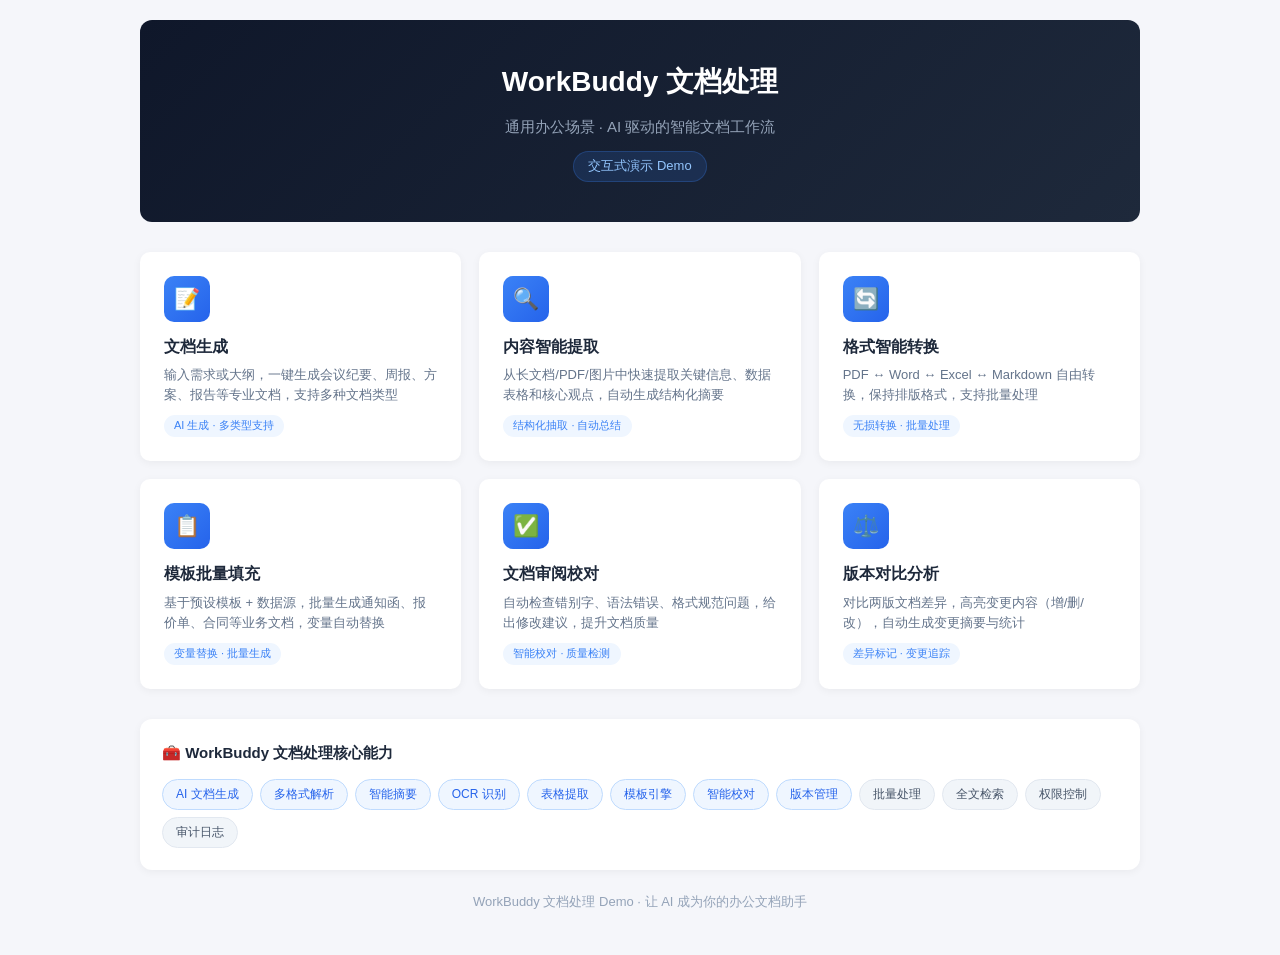
<file: demos/d_docproc/index.html>
<!DOCTYPE html>
<html lang="zh-CN" data-page-node-id="T200wLS0tqAITZc81qSPEj">
<head data-page-node-id="CsRfZFBRriaYMxz7FFRUc0">
<meta charset="UTF-8" data-page-node-id="dYUlkrDKqrRY7NOHMBTalN">
<meta name="viewport" content="width=device-width, initial-scale=1.0" data-page-node-id="PrETie2Epa4U80UmRdtJev">
<title>WorkBuddy 文档处理 - 通用办公场景 Demo</title>
<style>
  * { margin: 0; padding: 0; box-sizing: border-box; }
  
  body {
    font-family: -apple-system, "PingFang SC", "Microsoft YaHei", sans-serif;
    background: #f5f6fa;
    color: #2c3e50;
    line-height: 1.6;
    padding: 20px;
  }

  .container { max-width: 1000px; margin: 0 auto; }

  /* 头部 */
  .header {
    text-align: center;
    padding: 40px 20px;
    background: linear-gradient(135deg, #0f172a 0%, #1e293b 100%);
    border-radius: 12px;
    margin-bottom: 30px;
    color: #fff;
  }
  .header h1 { font-size: 28px; font-weight: 600; margin-bottom: 10px; }
  .header p { color: #94a3b8; font-size: 15px; }
  .header .badge {
    display: inline-block;
    background: rgba(59,130,246,0.15);
    color: #93c5fd;
    padding: 4px 14px;
    border-radius: 20px;
    font-size: 13px;
    margin-top: 12px;
    border: 1px solid rgba(59,130,246,0.25);
  }

  /* 场景卡片 */
  .scene-grid {
    display: grid;
    grid-template-columns: repeat(auto-fit, minmax(300px, 1fr));
    gap: 18px;
    margin-bottom: 30px;
  }
  .scene-card {
    background: #fff;
    border-radius: 10px;
    padding: 22px;
    box-shadow: 0 2px 8px rgba(0,0,0,0.05);
    transition: transform 0.2s, box-shadow 0.2s;
    cursor: pointer;
    border: 2px solid transparent;
  }
  .scene-card:hover {
    transform: translateY(-3px);
    box-shadow: 0 10px 28px rgba(0,0,0,0.08);
  }
  .scene-card.active {
    border-color: #3b82f6;
    box-shadow: 0 10px 28px rgba(59,130,246,0.15);
  }
  .scene-icon {
    width: 46px; height: 46px;
    background: linear-gradient(135deg, #3b82f6, #2563eb);
    border-radius: 10px;
    display: flex; align-items: center; justify-content: center;
    font-size: 21px; margin-bottom: 12px;
  }
  .scene-title { font-size: 16px; font-weight: 600; margin-bottom: 6px; color: #1e293b; }
  .scene-desc { font-size: 13px; color: #64748b; line-height: 1.55; }
  .scene-tag {
    display: inline-block;
    background: #eff6ff; color: #3b82f6;
    padding: 2px 10px; border-radius: 12px;
    font-size: 11px; margin-top: 10px;
  }

  /* 演示区域 */
  .demo-area {
    background: #fff;
    border-radius: 12px;
    padding: 32px;
    box-shadow: 0 4px 20px rgba(0,0,0,0.06);
    min-height: 480px;
    display: none;
  }
  .demo-area.show {
    display: block;
    animation: fadeIn 0.35s ease;
  }
  @keyframes fadeIn {
    from { opacity: 0; transform: translateY(8px); }
    to { opacity: 1; transform: translateY(0); }
  }

  .demo-header {
    display: flex; align-items: center; justify-content: space-between;
    margin-bottom: 22px; padding-bottom: 14px;
    border-bottom: 1px solid #e2e8f0;
  }
  .demo-title { font-size: 19px; font-weight: 600; color: #1e293b; }
  .demo-subtitle { font-size: 13px; color: #94a3b8; }

  /* 按钮 */
  .btn-group { display: flex; gap: 10px; flex-wrap: wrap; margin-bottom: 20px; }
  .btn {
    padding: 9px 20px; border: none; border-radius: 8px;
    font-size: 14px; cursor: pointer; transition: all 0.2s;
    font-weight: 500; font-family: inherit;
  }
  .btn-primary { background: #3b82f6; color: #fff; }
  .btn-primary:hover { background: #2563eb; }
  .btn-secondary { background: #f1f5f9; color: #475569; }
  .btn-secondary:hover { background: #e2e8f0; }

  /* 结果面板 */
  .result-panel {
    background: #f8fafc; border: 1px solid #e2e8f0;
    border-radius: 8px; padding: 20px; min-height: 180px;
  }
  .result-item {
    padding: 11px 15px; background: #fff; border-radius: 6px;
    margin-bottom: 8px; border-left: 3px solid #3b82f6;
    opacity: 0; transform: translateX(-16px); transition: all 0.3s ease;
  }
  .result-item.show { opacity: 1; transform: translateX(0); }
  .result-label { font-size: 12px; color: #94a3b8; margin-bottom: 3px; }
  .result-value { font-size: 14px; color: #1e293b; font-weight: 500; }

  /* 文档预览 */
  .doc-preview {
    background: #fff; border: 1px solid #d1d5db;
    border-radius: 8px; padding: 28px 36px;
    min-height: 280px; box-shadow: 0 1px 3px rgba(0,0,0,0.07);
    position: relative; overflow: hidden;
  }
  .doc-preview h2 {
    font-size: 19px; color: #1e293b; text-align: center;
    margin-bottom: 18px; padding-bottom: 10px;
    border-bottom: 2px solid #3b82f6;
  }
  .doc-preview h3 { font-size: 14px; color: #334155; margin: 14px 0 7px 0; }
  .doc-preview p { font-size: 13.5px; color: #475569; text-indent: 2em; margin-bottom: 9px; line-height: 1.85; }
  .doc-preview ul, .doc-preview ol { padding-left: 2em; margin: 8px 0; font-size: 13.5px; color: #475569; line-height: 2; }
  .doc-preview table { width: 100%; border-collapse: collapse; margin: 14px 0; font-size: 13px; }
  .doc-preview th, .doc-preview td { border: 1px solid #d1d5db; padding: 7px 11px; text-align: left; }
  .doc-preview th { background: #f8fafc; font-weight: 600; color: #1e293b; }

  /* 进度条 */
  .progress-bar {
    height: 4px; background: #e2e8f0; border-radius: 2px;
    overflow: hidden; margin: 14px 0;
  }
  .progress-fill {
    height: 100%; background: linear-gradient(90deg, #3b82f6, #60a5fa);
    width: 0; transition: width 0.5s ease;
  }

  /* 状态提示 */
  .status-tip {
    display: flex; align-items: center; gap: 8px;
    padding: 11px 15px; background: #eff6ff; border-radius: 8px;
    font-size: 13px; color: #1e40af; margin-bottom: 16px;
  }
  .status-dot {
    width: 7px; height: 7px; background: #3b82f6;
    border-radius: 50%; animation: pulse 1.5s infinite;
  }
  @keyframes pulse { 0%,100%{opacity:1} 50%{opacity:0.3} }

  /* 扫描线 */
  .scan-line {
    position: absolute; top: 0; left: 0; right: 0; height: 2px;
    background: linear-gradient(90deg, transparent, #3b82f6, transparent);
    animation: scan 1.5s ease-in-out infinite;
  }
  @keyframes scan { 0%{top:0;opacity:0} 10%{opacity:1} 90%{opacity:1} 100%{top:100%;opacity:0} }

  /* 打字光标 */
  .typing-cursor::after { content: '|'; animation: blink 0.8s infinite; color: #3b82f6; }
  @keyframes blink { 0%,100%{opacity:1} 50%{opacity:0} }

  /* 标签云 */
  .capability-tags { display: flex; flex-wrap: wrap; gap: 7px; margin-top: 14px; }
  .cap-tag {
    padding: 5px 13px; background: #f1f5f9; border-radius: 16px;
    font-size: 12px; color: #475569; border: 1px solid #e2e8f0;
  }
  .cap-tag.highlight { background: #eff6ff; color: #2563eb; border-color: #bfdbfe; }

  /* 返回按钮 */
  .back-btn {
    display: inline-flex; align-items: center; gap: 5px;
    padding: 7px 14px; background: transparent;
    border: 1px solid #d1d5db; border-radius: 6px;
    color: #6b7280; font-size: 13px; cursor: pointer;
    margin-bottom: 14px; transition: all 0.2s; font-family: inherit;
  }
  .back-btn:hover { background: #f9fafb; color: #374151; }

  /* 两栏 */
  .two-col { display: grid; grid-template-columns: 1fr 1fr; gap: 18px; }
  @media (max-width: 720px) { .two-col { grid-template-columns: 1fr; } }

  /* 输入框 */
  .input-area {
    width: 100%; min-height: 90px; padding: 12px;
    border: 1px solid #d1d5db; border-radius: 8px;
    font-size: 14px; resize: vertical; font-family: inherit; line-height: 1.65;
  }
  .input-area:focus { outline: none; border-color: #3b82f6; box-shadow: 0 0 0 3px rgba(59,130,246,0.1); }

  /* 步骤指示器 */
  .steps { display: flex; gap: 6px; margin-bottom: 18px; }
  .step {
    flex: 1; text-align: center; padding: 9px;
    background: #f1f5f9; border-radius: 8px;
    font-size: 12px; color: #94a3b8;
  }
  .step.active { background: #eff6ff; color: #2563eb; font-weight: 500; }
  .step.done { background: #f0fdf4; color: #16a34a; }

  /* 信息卡片 */
  .info-card {
    background: #fff; border: 1px solid #e2e8f0;
    border-radius: 8px; padding: 14px; margin-bottom: 10px;
  }
  .info-card-title { font-size: 12px; color: #94a3b8; margin-bottom: 6px; }
  .info-card-content { font-size: 14px; color: #1e293b; font-weight: 500; }

  /* 状态标签 */
  .tag {
    display: inline-block; padding: 2px 8px; border-radius: 4px;
    font-size: 11px; font-weight: 500;
  }
  .tag-green { background: #dcfce7; color: #166534; }
  .tag-yellow { background: #fef9c3; color: #854d0e; }
  .tag-red { background: #fee2e2; color: #991b1b; }
  .tag-blue { background: #dbeafe; color: #1e40af; }

  /* 底部 */
  .footer-note { text-align: center; padding: 22px; color: #94a3b8; font-size: 13px; }
</style>
</head>
<body data-page-node-id="8FRdFW1fk18TOffGSZtaSM">

<div class="container" data-page-node-id="QARH0ZEgvJn2O5ER5xHmBt">

  <!-- 头部 -->
  <div class="header" data-page-node-id="ib4zkRLOv8PnmKDJaYDb81">
    <h1 data-page-node-id="ASjbHHBTy69rdRyOvUiiGs">WorkBuddy 文档处理</h1>
    <p data-page-node-id="jCby7gFdupVsb6fHGAjc39">通用办公场景 · AI 驱动的智能文档工作流</p>
    <span class="badge" data-page-node-id="7zuDZkM2ZWHzOstarlmF0X">交互式演示 Demo</span>
  </div>

  <!-- 场景选择 -->
  <div class="scene-grid" id="sceneGrid" data-page-node-id="6U5LgtUxh1L0LnnGulcQF1">

    <div class="scene-card" data-scene="create" onclick="selectScene('create')" data-page-node-id="JVsLKdDw5CGdWcZBTRMGZF">
      <div class="scene-icon" data-page-node-id="iIDVFjduAjMmiI2VahMzRY">📝</div>
      <div class="scene-title" data-page-node-id="tz5SpLA2ryiHVafhSDLGL7">文档生成</div>
      <div class="scene-desc" data-page-node-id="dTFDGhanU1MSy5U47d5fx6">输入需求或大纲，一键生成会议纪要、周报、方案、报告等专业文档，支持多种文档类型</div>
      <span class="scene-tag" data-page-node-id="OJKdnWbVO0c6tm66bQ1QFf">AI 生成 · 多类型支持</span>
    </div>

    <div class="scene-card" data-scene="extract" onclick="selectScene('extract')" data-page-node-id="sR8nduoLpi3lKdy9EJKYMQ">
      <div class="scene-icon" data-page-node-id="5XRfs8kFPlpaExkq87eeaW">🔍</div>
      <div class="scene-title" data-page-node-id="Hn26FBiGJvRXVoFPV6CdjE">内容智能提取</div>
      <div class="scene-desc" data-page-node-id="qQG2KprNuC4JIMs9TG0rPG">从长文档/PDF/图片中快速提取关键信息、数据表格和核心观点，自动生成结构化摘要</div>
      <span class="scene-tag" data-page-node-id="7SLhT4MFb7BiobsIvCT8wC">结构化抽取 · 自动总结</span>
    </div>

    <div class="scene-card" data-scene="convert" onclick="selectScene('convert')" data-page-node-id="hyDpEIiCX24rI12zh08f5t">
      <div class="scene-icon" data-page-node-id="S2u3mIYOwq48dRZeerinPB">🔄</div>
      <div class="scene-title" data-page-node-id="Pn96EECT7CU3fdYlm3bhm4">格式智能转换</div>
      <div class="scene-desc" data-page-node-id="PdVHn0gDpUJNQ1CemQCoCS">PDF ↔ Word ↔ Excel ↔ Markdown 自由转换，保持排版格式，支持批量处理</div>
      <span class="scene-tag" data-page-node-id="UsN57MBrSAwYMFXLhtp68C">无损转换 · 批量处理</span>
    </div>

    <div class="scene-card" data-scene="template" onclick="selectScene('template')" data-page-node-id="AxgkacEdT1G8QcO64PLQdZ">
      <div class="scene-icon" data-page-node-id="SeRbUikyqV8y1DTL2W7xUp">📋</div>
      <div class="scene-title" data-page-node-id="yvFIpGrGzGz063YHtT9BQt">模板批量填充</div>
      <div class="scene-desc" data-page-node-id="e26CLEvMmO4hNcXtUGLbxR">基于预设模板 + 数据源，批量生成通知函、报价单、合同等业务文档，变量自动替换</div>
      <span class="scene-tag" data-page-node-id="RI32DCrbPVQCHR1dEXGBP9">变量替换 · 批量生成</span>
    </div>

    <div class="scene-card" data-scene="review" onclick="selectScene('review')" data-page-node-id="VICBX09u4EqFvyZOQuSOMv">
      <div class="scene-icon" data-page-node-id="sxchXa6aDItpHj7pfE5EQw">✅</div>
      <div class="scene-title" data-page-node-id="ddP2690LGbH8M0Dh73aJ9O">文档审阅校对</div>
      <div class="scene-desc" data-page-node-id="7LmJEviixf7GQqDb07DNxI">自动检查错别字、语法错误、格式规范问题，给出修改建议，提升文档质量</div>
      <span class="scene-tag" data-page-node-id="lIMrobfX3A18kHNZURxSFU">智能校对 · 质量检测</span>
    </div>

    <div class="scene-card" data-scene="compare" onclick="selectScene('compare')" data-page-node-id="ZcBWryodk3wuY74gI1P7A9">
      <div class="scene-icon" data-page-node-id="9k5I2MiMWjtTcIIAG3G3Kh">⚖️</div>
      <div class="scene-title" data-page-node-id="ajaQ4bjw1Cu6W2hO5y0eBE">版本对比分析</div>
      <div class="scene-desc" data-page-node-id="rJILMvRlPoajrNEKi9FA5t">对比两版文档差异，高亮变更内容（增/删/改），自动生成变更摘要与统计</div>
      <span class="scene-tag" data-page-node-id="DDiDB3d0CrtYQuc8ES6kgu">差异标记 · 变更追踪</span>
    </div>

  </div>

  <!-- 演示区域 -->
  <div class="demo-area" id="demoArea" data-page-node-id="XaRnjaxB1YGocDzkvWUX8V">

    <!-- ========== 场景1：文档生成 ========== -->
    <div id="demo-create" class="demo-content" style="display:none;" data-page-node-id="LngxLrmu6i4uC7dWwbad4f">
      <button class="back-btn" onclick="goBack()" data-page-node-id="2nngDp4IYYWN2VVk5kVRYv">← 返回场景选择</button>
      
      <div class="demo-header" data-page-node-id="HuuZd5GTkMa7yfTjhHWAGW">
        <div data-page-node-id="581acOv1T58ZB3o7BQ6DRt">
          <div class="demo-title" data-page-node-id="9qfsRigNbfuk5HBMIhXxCL">文档生成</div>
          <div class="demo-subtitle" data-page-node-id="GH0rJTiGUX3MsC7Z6WRACt">输入需求 → AI 分析 → 生成专业文档</div>
        </div>
      </div>

      <div class="status-tip" data-page-node-id="yxGaeaGAE3CVW9DKcRmLuG"><span class="status-dot" data-page-node-id="wbW9oMEzCY4D6UyXxJKs0P"></span><span data-page-node-id="MRCOLWFrjdIl7IVhFd59xf">输入你的文档需求，WorkBuddy 自动生成结构完整、格式规范的专业文档</span></div>

      <div style="margin-bottom: 18px;" data-page-node-id="yJuWumaEykdnvILgt8fKWM">
        <label style="font-size: 13px; color: #64748b; display: block; margin-bottom: 7px;" data-page-node-id="Z1U5qWAXGUQrmvEnsRQi5s">输入需求描述（示例已预填）：</label>
        <textarea class="input-area" id="createInput" style="height:120px;">帮我整理一份会议总结：

会议主题：Q3 产品规划评审会
时间：2026年9月1日 14:00-16:00
参会人：产品中心、研发中心、设计团队
主要讨论：
1. 确定了二期三个模块的优先级排序
2. 数据看板方案通过，下周启动开发
3. 移动端适配推迟到 Q4
待办事项：张三出详细排期，李四确认技术方案</textarea>
      </div>

      <div class="btn-group" data-page-node-id="VdUMprD5vYDTVhphnWxl3q">
        <button class="btn btn-primary" onclick="runDocCreate()" data-page-node-id="xhLkY4RNFe2hKXu2TaP4Gu">✨ 生成文档</button>
        <button class="btn btn-secondary" onclick="clearCreateResult()" data-page-node-id="THCcl2NUS0GRhDSecOxKHD">清空重置</button>
      </div>

      <div class="progress-bar" data-page-node-id="IXlwUhuUmLsI0UMhRkPjOx"><div class="progress-fill" id="createProgress" data-page-node-id="z41ctZDketfmpS1VtGC4to"></div></div>

      <div id="createResult" class="result-panel" style="display:none;" data-page-node-id="qZWJMk21aEj8iA9WtOwOkV">
        <div class="doc-preview" id="docPreview" data-page-node-id="6HxLzIX3hu8ZRtK5ebTRwi"></div>
      </div>
    </div>

    <!-- ========== 场景2：内容智能提取 ========== -->
    <div id="demo-extract" class="demo-content" style="display:none;" data-page-node-id="MCWtzOIzMFtcAOFWEWbv3p">
      <button class="back-btn" onclick="goBack()" data-page-node-id="BZN5GmuGcd8LSYvksaJxN8">← 返回场景选择</button>
      
      <div class="demo-header" data-page-node-id="bXYXvEh3gZVnKzsiA453e3">
        <div data-page-node-id="8p13SlCJayP9WST2BaBXGw">
          <div class="demo-title" data-page-node-id="wvY4nZloSngOE0RCIGW8GR">内容智能提取</div>
          <div class="demo-subtitle" data-page-node-id="aZGNOUPVIH2arFyYNUx4di">上传文档 → AI 解析 → 结构化输出关键信息</div>
        </div>
      </div>

      <div class="status-tip" data-page-node-id="QGivjhNxMjR30xpdEpAIN3"><span class="status-dot" data-page-node-id="Vx8GifSd4oEZNNgrIsaGZ7"></span><span data-page-node-id="ht3mg9OcqKhobAPxS0IlWN">模拟上传一份长文档，WorkBuddy 自动提取并结构化所有关键信息</span></div>

      <div class="two-col" style="margin-bottom: 18px;" data-page-node-id="8pFyAVweWKXqfLaa9B8hAh">
        <div data-page-node-id="g0XW8SsUfMaUTHp0jweMUO">
          <label style="font-size: 13px; color: #64748b; display: block; margin-bottom: 7px;" data-page-node-id="AzrSWgrbbuNLeyH9J8JRGS">原始文档（模拟）：</label>
          <div class="result-panel" style="min-height: 200px; font-size: 12.5px; line-height: 1.85; color: #475569;" data-page-node-id="RpM3V3kfI4bqZCyN4v7WG2">
            <strong style="font-size:14px;color:#1e293b;" data-page-node-id="qfUcwfhJODvcqCKhRuUX1y">关于启动智慧零售平台二期建设的请示</strong><br data-page-node-id="aCkkIsvPOla1mOxsja2HEH"><br data-page-node-id="1nkfCRvPSQP9PYBbiaWxg7">
            尊敬的领导：<br data-page-node-id="CoXRyjyR2sS93aUTbGLSSH"><br data-page-node-id="Cy55B1bSAVDYX77uIvHFBL">
            随着业务快速发展，现有平台在商品管理、订单履约及数据分析方面已无法满足日益增长的需求。为支撑未来三年业务规划，特申请启动平台二期建设项目。<br data-page-node-id="6poOZMUYtGyTTef7dlLMEV"><br data-page-node-id="BKbJtiCYusfe3QpgmLOHP3">
            <strong data-page-node-id="zlYFAuzz3enVHPVDVBX0om">一、建设目标</strong><br data-page-node-id="sTDsHveDBm65NUeAfvtRUz">
            完成商品管理模块重构、订单履约流程优化、数据分析看板升级三大核心能力建设，预计上线后运营效率提升 30%。<br data-page-node-id="KZFddC0gO0ktl94nKBDwkI"><br data-page-node-id="JVcZGMR20yaSjAvBpY1G7n">
            <strong data-page-node-id="rADa4dy28xNHKhvCkPBv7Y">二、预算估算</strong><br data-page-node-id="rIUaaHqqxPcWQfcZ0DlsTO">
            项目总预算为人民币 180 万元，其中开发人力成本 120 万元，服务器及基础设施 40 万元，其他费用 20 万元。项目建设周期预计 6 个月。<br data-page-node-id="HPNDwSxB1DxBAp25iJq7Oq"><br data-page-node-id="RnSGrU9Slso1CxeiLTnDNu">
            <strong data-page-node-id="rgLwGlRwCSHqjhmgU1dvvq">三、资源需求</strong><br data-page-node-id="pZYe572tmbeU1OiGg9VlSV">
            需协调后端开发 4 人、前端开发 3 人、测试工程师 2 人、产品经理 1 人。<br data-page-node-id="OFbMkZH2fezs3SXPWKPbif"><br data-page-node-id="cJE8GgIi9H3dnpfarNqqkD">
            妥否，请批示。<br data-page-node-id="D72rKgNkC44M6smxrDvVvP"><br data-page-node-id="PCIAblaL4KTgGZYSNQSjYj">
            <div style="text-align:right;" data-page-node-id="woVC9Rbt1Uqx1PtT1wqdfr">产品中心<br data-page-node-id="fCERX1m9So4dK7h3xYWxxl">2026 年 8 月 28 日</div>
          </div>
        </div>
        <div data-page-node-id="HqrjL9xyDkR1c7uVbdL9iO">
          <label style="font-size: 13px; color: #64748b; display: block; margin-bottom: 7px;" data-page-node-id="EpDQzt93r7E84HuAMQp9M6">提取结果：</label>
          <div class="result-panel" id="extractResult" style="min-height: 200px;" data-page-node-id="uOwJePtXGFsgBKGTDhU1Ia"></div>
        </div>
      </div>

      <div class="btn-group" data-page-node-id="hBzhLUBvavwkzgTuI5rABO">
        <button class="btn btn-primary" onclick="runExtract()" data-page-node-id="CgKByb77X6oWqpKVumQZ8U">🔍 开始提取</button>
        <button class="btn btn-secondary" onclick="clearExtractResult()" data-page-node-id="JiqQcN8SPYt39zzYBfExZV">清空</button>
      </div>
    </div>

    <!-- ========== 场景3：格式智能转换 ========== -->
    <div id="demo-convert" class="demo-content" style="display:none;" data-page-node-id="tCkT1qUCyI5rzkUsFX0yXk">
      <button class="back-btn" onclick="goBack()" data-page-node-id="OlSytpIYvc9HWm32EB553N">← 返回场景选择</button>
      
      <div class="demo-header" data-page-node-id="yxLnm4pxhiTzKZYEyGaaaZ">
        <div data-page-node-id="AZCcFMCbyfxGd7sL10b3eX">
          <div class="demo-title" data-page-node-id="iIEhw5LulQB8Jbd5kSLdew">格式智能转换</div>
          <div class="demo-subtitle" data-page-node-id="l22ueHaJwSFBDqBnu9zFOk">选择源文件 → 选择目标格式 → 一键转换</div>
        </div>
      </div>

      <div class="status-tip" data-page-node-id="IyCO4iDOqo3JAIo3GuAF54"><span class="status-dot" data-page-node-id="K7C3mdbd4DWJpazmCOsjUm"></span><span data-page-node-id="3c8RFSo28hoFpGaVfvlPCV">支持 PDF / Word / Excel / Markdown / HTML 等多种格式互转，保持排版格式完整</span></div>

      <div style="display:flex;align-items:center;gap:16px;margin-bottom:22px;" data-page-node-id="tUYUO6Bq3evVKpRMG72KsZ">
        <div style="flex:1;text-align:center;padding:28px;background:#f8fafc;border-radius:8px;border:1px dashed #cbd5e1;" data-page-node-id="22rVFnibmHaRTR5i075ITp">
          <div style="font-size:44px;margin-bottom:8px;" data-page-node-id="StzvZ4HEFvU1QmBCHjs6KW">📄</div>
          <div style="font-weight:600;color:#334155;font-size:14px;" data-page-node-id="bdGXcZRaAHXkGJtEVPncvw">源文件</div>
          <div id="sourceFormat" style="color:#3b82f6;font-size:17px;margin:6px 0;" data-page-node-id="wfCMG8Ga0z73UqBmUvw0A9">Word (.docx)</div>
          <div style="font-size:12px;color:#94a3b8;" data-page-node-id="D0AkANGenMD5Rli1vUo8DR">项目方案_v2.docx · 2.3MB</div>
        </div>
        
        <div style="font-size:26px;color:#3b82f6;flex-shrink:0;" data-page-node-id="QTfrkBxQ0VzilBkOPbwyg7">→</div>
        
        <div style="flex:1;text-align:center;padding:28px;background:#f8fafc;border-radius:8px;border:1px dashed #cbd5e1;" data-page-node-id="OHvZDe8pMwbo0BA1GTkwCU">
          <div style="font-size:44px;margin-bottom:8px;" data-page-node-id="Nkv9fqmlCPEqXf2SyFYW77">📑</div>
          <div style="font-weight:600;color:#334155;font-size:14px;" data-page-node-id="iOY0FQkGIRbsEpDxIQZaPJ">目标格式</div>
          <div id="targetFormat" style="color:#3b82f6;font-size:17px;margin:6px 0;" data-page-node-id="fB3S7DvYzHcDAVfACHdRFo">PDF</div>
          <div style="font-size:12px;color:#94a3b8;" data-page-node-id="NFBGFOIGADGXFqB0vNBPPs">保持排版 + 目录生成</div>
        </div>
      </div>

      <div class="btn-group" style="justify-content:center;" data-page-node-id="FyUeboP0OoNoO1HYHqph73">
        <button class="btn btn-primary" onclick="runConvert()" data-page-node-id="72a5tuDAqnwRz8JFGvAAYB">🔄 开始转换</button>
      </div>

      <div id="convertResult" style="margin-top: 20px; display: none;" data-page-node-id="kBMCDAqsWbAN9Oz74jhvT7">
        <div class="result-panel" style="text-align:center;padding:36px;" data-page-node-id="aI4n6uQNv018Ieuf3Fz8p6">
          <div style="font-size:44px;margin-bottom:10px;" data-page-node-id="nPG0M0UsdfIxERKWkeKK4c">✅</div>
          <div style="font-size:16px;font-weight:600;color:#16a34a;margin-bottom:6px;" data-page-node-id="U4xff6qMZhXaaSsFB94wVt">转换成功！</div>
          <div style="font-size:13px;color:#6b7280;margin-bottom:16px;" data-page-node-id="ohfcB2eeUVwl0HSiCqgGHW">项目方案_v2.pdf 已生成（2.1MB）</div>
          <div class="capability-tags" style="justify-content:center;" data-page-node-id="ayGQfaaRGuDwupZ8BKrHnF">
            <span class="cap-tag highlight" data-page-node-id="NyZlxNBWhkjgGhItDROo7X">排版保留 ✓</span>
            <span class="cap-tag highlight" data-page-node-id="2uuAhDmIhPZCXwclkMQF9p">表格完整 ✓</span>
            <span class="cap-tag highlight" data-page-node-id="1LXQPcpyPUpU1GuKmoP9J1">图片嵌入 ✓</span>
            <span class="cap-tag highlight" data-page-node-id="Gh0CV3G4pmG9vp7nVuOAI5">目录生成 ✓</span>
          </div>
        </div>
      </div>
    </div>

    <!-- ========== 场景4：模板批量填充 ========== -->
    <div id="demo-template" class="demo-content" style="display:none;" data-page-node-id="uCELlDe3OLDBZtNUwHWBfk">
      <button class="back-btn" onclick="goBack()" data-page-node-id="YXwMx4E7mCPLAb4MWuDCAH">← 返回场景选择</button>
      
      <div class="demo-header" data-page-node-id="pB79Btew23k6irsjXVfHN1">
        <div data-page-node-id="EFwJC3B2m8hTRAVsrSAXYP">
          <div class="demo-title" data-page-node-id="wvwetu8giUqoL63ab1dVZQ">模板批量填充</div>
          <div class="demo-subtitle" data-page-node-id="zjB5CDQ62GD3Js9JvhzwGl">选择模板 → 导入数据 → 批量生成文档</div>
        </div>
      </div>

      <div class="steps" id="tplSteps" data-page-node-id="f7DELx6KuNmN5Ijup4nY4e">
        <div class="step active" data-step="1" data-page-node-id="UUdjWM6O6L8cs1Bfboty3D">① 选择模板</div>
        <div class="step" data-step="2" data-page-node-id="ddSVurTZFrI8Gao3FLE8gp">② 确认数据</div>
        <div class="step" data-step="3" data-page-node-id="preOY3jvfrD3hmtFLzL3U5">③ 批量生成</div>
      </div>

      <!-- 步骤1：选模板 -->
      <div id="tplStep1" data-page-node-id="fAdhFxUCrgdKHo6vXI7Zoj">
        <div class="status-tip" data-page-node-id="I4X0MsgXsXgqv6rosnkzPZ"><span class="status-dot" data-page-node-id="vq1cCPgxpfcB0mzT3tkhrG"></span><span data-page-node-id="q4Wy3i6sGE077xgwCeR03C">选择一个业务文档模板</span></div>
        <div class="scene-grid" style="grid-template-columns: repeat(3, 1fr);" data-page-node-id="f7t2XfUxBN2i1rko9QP0b3">
          <div class="scene-card" onclick="pickTemplate('notice')" id="tpl-notice" data-page-node-id="b3x2Qeb6fKisDQO0AZDciT">
            <div class="scene-icon" data-page-node-id="hcUpSqXBJF1yBrodixYp6q">📢</div>
            <div class="scene-title" data-page-node-id="IHanMEwrggY6cA0JvfdHan">通知公告</div>
            <div class="scene-desc" data-page-node-id="atm1uGAfh7lLPtBtPPg2kK">含标题、正文、发布范围、日期等字段</div>
          </div>
          <div class="scene-card" onclick="pickTemplate('meeting')" id="tpl-meeting" data-page-node-id="En9QvZhxioNzabkuRGxTPx">
            <div class="scene-icon" data-page-node-id="KEZ8ObkQvMrFLuZtZZMRz0">📅</div>
            <div class="scene-title" data-page-node-id="qkt7c2GVQD9PGLCf15t0i3">会议纪要</div>
            <div class="scene-desc" data-page-node-id="D9OH9IF1dRkvAbEWxx0sDA">含参会人、议题、决议、待办等字段</div>
          </div>
          <div class="scene-card" onclick="pickTemplate('report')" id="tpl-report" data-page-node-id="gGIyPvUNfL58HDiD37HfNK">
            <div class="scene-icon" data-page-node-id="t4OfhUWrr0YQGCCzJ6iWa5">📊</div>
            <div class="scene-title" data-page-node-id="dXsh2uoNHflqjdAsWhhAVh">工作汇报</div>
            <div class="scene-desc" data-page-node-id="BQd3hxEOQydCFUHg8JJGwF">含周期、进展、数据、计划等字段</div>
          </div>
        </div>
      </div>

      <!-- 步骤2：确认数据 -->
      <div id="tplStep2" style="display:none;" data-page-node-id="0LlpmTE1OZjv8zfebtLDQd">
        <div class="status-tip" data-page-node-id="htdlMG2snzphApm7ZF8T6o"><span class="status-dot" data-page-node-id="JORjTGFRR9RI89n2aILP5Q"></span><span data-page-node-id="8KOVs5tsZF58Ze1XTnCmjp">确认待填充的数据（示例数据已预填）</span></div>
        <div id="tplDataTableWrap" style="overflow-x:auto;" data-page-node-id="uUQE8hmAfr6tbfQk5uWFZx"></div>
        <div class="btn-group" style="margin-top:14px;" data-page-node-id="rZZVeZu5bIlC5H534v0PVS">
          <button class="btn btn-primary" onclick="runTplGenerate()" data-page-node-id="vrofXeOprk8id9tqqmPpmd">⚡ 批量生成</button>
          <button class="btn btn-secondary" onclick="tplPrevStep()" data-page-node-id="jd6UsDDTEVHVgtUHilWgYu">上一步</button>
        </div>
      </div>

      <!-- 步骤3：结果 -->
      <div id="tplStep3" style="display:none;" data-page-node-id="81pTOrQhR65mGoduxrWwlv">
        <div class="result-panel" id="tplResultPanel" data-page-node-id="rCkET5Gyo0TGeP6j9j9ejL"></div>
        <div class="btn-group" style="margin-top:14px;" data-page-node-id="FK11yhqh5B8b6sdOeGWaax">
          <button class="btn btn-secondary" onclick="resetTpl()" data-page-node-id="FmLXCDN6cdx8a21WdEXWY1">重新开始</button>
        </div>
      </div>
    </div>

    <!-- ========== 场景5：文档审阅校对 ========== -->
    <div id="demo-review" class="demo-content" style="display:none;" data-page-node-id="Is7tdGtVB5Qe9iMetajspp">
      <button class="back-btn" onclick="goBack()" data-page-node-id="9qdLjpyDJjcMbHXsTAFiyQ">← 返回场景选择</button>
      
      <div class="demo-header" data-page-node-id="AW5Mkw9W8jvfyFMDaXOqFR">
        <div data-page-node-id="WE7TLrK1B3ZmmEP2szzbo5">
          <div class="demo-title" data-page-node-id="hpP1I0n1EERtjvWBsqQar7">文档审阅校对</div>
          <div class="demo-subtitle" data-page-node-id="Q1nEIS2Up0arsMNdACfqWz">上传文档 → AI 检查 → 输出校对报告</div>
        </div>
      </div>

      <div class="status-tip" data-page-node-id="LBn4uD9f9gYAOGErLftVez"><span class="status-dot" data-page-node-id="d2LZFHmPwwU7ZbZAOckA7e"></span><span data-page-node-id="thADbADKkOiHurhLKCGsN9">模拟对一份文档进行智能审阅，自动检测错别字、语法、格式等问题</span></div>

      <div class="info-card" style="margin-bottom:18px;" data-page-node-id="HL1XpAVwPgHc8ZSzM37FhH">
        <div class="info-card-title" data-page-node-id="giDv3rLPW5KiicGJuRPtte">📄 待审阅文档</div>
        <div class="info-card-content" data-page-node-id="wpa64C8GVXmiwcQkI1GXRX">
          《Q3 产品规划方案》
          <span class="tag tag-blue" style="margin-left:8px;" data-page-node-id="QhXsVbTbd8hZ3A8kXmNmA9">Word · 12 页</span>
          <span class="tag tag-yellow" style="margin-left:4px;" data-page-node-id="NEp2koqUi39ygc2tE6BQo9">约 3500 字</span>
        </div>
      </div>

      <div class="btn-group" data-page-node-id="jUwDii3p4qvlMw5qKf3D2z">
        <button class="btn btn-primary" onclick="runReview()" data-page-node-id="W3jGBp3SFxZRlCHCVVBIVD">✅ 开始审阅</button>
      </div>

      <div id="reviewResult" style="display:none;margin-top:18px;" data-page-node-id="6r0zaPCLo602FChse19aix">
        <div class="result-panel" data-page-node-id="yQdDIzNw3fwF1Pt9rqfT05">
          <h3 style="margin-bottom:14px;font-size:15px;" data-page-node-id="zjtg0jenrhYxZeXR1DqdAv">📋 校对报告</h3>
          <div id="reviewItems" data-page-node-id="UgV1pNUasQWBK1WXwyFxfX"></div>
        </div>
      </div>
    </div>

    <!-- ========== 场景6：版本对比分析 ========== -->
    <div id="demo-compare" class="demo-content" style="display:none;" data-page-node-id="R7PaYFY8q3fh85mpkamVmy">
      <button class="back-btn" onclick="goBack()" data-page-node-id="it51NAf1aYq5GXAAZR1hZc">← 返回场景选择</button>
      
      <div class="demo-header" data-page-node-id="wBkYBFOkqvh8pMewqVudCT">
        <div data-page-node-id="imo1SMIwF12Q2zquGrfO9n">
          <div class="demo-title" data-page-node-id="qOrgBKvSmX6Kmr0LLJFdRC">版本对比分析</div>
          <div class="demo-subtitle" data-page-node-id="6bBDChHg8JoG1gDm3WBD9B">上传两个版本 → 差异比对 → 变更摘要</div>
        </div>
      </div>

      <div class="status-tip" data-page-node-id="KRC05XHBm1kEW0H88uNWAE"><span class="status-dot" data-page-node-id="d5LQjIQoRtMXUoFKzbdBC5"></span><span data-page-node-id="54l0JXMJqF2roLoNWuWbBh">对比《项目方案》v1 和 v2 的差异，自动标注所有变更内容</span></div>

      <div class="two-col" style="margin-bottom:18px;" data-page-node-id="kxNsd7XKwKt40fI9tsbbiZ">
        <div data-page-node-id="yTrIDz5kTZYyhEzEjNuB1L">
          <label style="font-size:13px;color:#64748b;display:block;margin-bottom:7px;" data-page-node-id="Ef1IPZtQtgJMjApuQCI960">v1（旧版本）：</label>
          <div class="result-panel" style="min-height:150px;font-size:12.5px;line-height:1.9;" data-page-node-id="eXt6PsrSrTnfRgX28Je6dY">
            <strong data-page-node-id="kXwqMgE3RRpLerYhm97rx1">三、项目周期</strong><br data-page-node-id="JV86SR52CPaKnP6AkqejQC">
            项目总工期为<strong data-page-node-id="o89B8zibqFSOD45GqDqxTc">3个月</strong>，分三个阶段：<br data-page-node-id="8AgZGy1RfCmAfoeQm85sVO">
            第一阶段：需求调研（2周）<br data-page-node-id="zFSP8Zh68OflvSZz2LxvFv">
            第二阶段：开发实现（6周）<br data-page-node-id="Oeh8rQom6QspGzpoVJw9g5">
            第三阶段：测试上线（4周）
          </div>
        </div>
        <div data-page-node-id="HSCbx6Qq7EnkHms73ZI1pu">
          <label style="font-size:13px;color:#64748b;display:block;margin-bottom:7px;" data-page-node-id="U00DONQBUAfTKHsAxUvSF3">v2（新版本）：</label>
          <div class="result-panel" style="min-height:150px;font-size:12.5px;line-height:1.9;" data-page-node-id="xEHDzluR44y4JRLD5rVJyb">
            <strong data-page-node-id="VvksqKUVTHPIV3dfdV8li0">三、项目周期</strong><br data-page-node-id="1bftLgqpp6vu7Fh75epYj6">
            项目总工期为<strong data-page-node-id="a9NIkjm7ElpF4ZHb9bkYYf">4个月</strong>，分四个阶段：<br data-page-node-id="lWcd7noFmnF5zlrPCs6mOC">
            第一阶段：需求调研（<del style="color:#ef4444;" data-page-node-id="kZqLO0E3k835ASIH4KmiO0">2周</del> <ins style="color:#16a34a;text-decoration:none;font-weight:600;" data-page-node-id="bZ81ZZHkGWg7xaiCpXP8Xi">3周</ins>）<br data-page-node-id="HOdB1CpHh4GjumPl2E4rOC">
            第二阶段：开发实现（<del style="color:#ef4444;" data-page-node-id="k7h8KzuUnTRrHaMhgTG5fR">6周</del> <ins style="color:#16a34a;text-decoration:none;font-weight:600;" data-page-node-id="ViQqOUzKK546Mp5JyhJaUp">8周</ins>）<br data-page-node-id="RfvLRTR7dLi6EAIg8AP7Z8">
            第三阶段：测试上线（4周）<br data-page-node-id="SlN6to4IsZsxtzTwYHaKCR">
            <br data-page-node-id="5IClP0vG5xJxsMoJcX4ga7">
            <strong style="color:#3b82f6;" data-page-node-id="gNAFX344T0Ovd7Sb5MDsBP">[新增]</strong> 第四阶段：试运行优化（2周）
          </div>
        </div>
      </div>

      <div class="btn-group" data-page-node-id="g5VpHBECZdT3gF5AuMfgrt">
        <button class="btn btn-primary" onclick="runCompare()" data-page-node-id="3kmzxt6NGOyGapFvp9OgPy">⚖️ 生成差异报告</button>
      </div>

      <div id="compareResult" style="display:none;margin-top:18px;" data-page-node-id="QVu35KVbc9lZfzOf1Npvtm">
        <div class="result-panel" id="compareReport" data-page-node-id="k4h29BmVOmmD32rwzkorgA"></div>
      </div>
    </div>

  </div>

  <!-- 底部能力说明 -->
  <div style="background:#fff;border-radius:12px;padding:22px;margin-top:28px;box-shadow:0 2px 8px rgba(0,0,0,0.05);" data-page-node-id="Xs65krLGu3IgcqXJwD0R8C">
    <h3 style="font-size:15px;color:#1e293b;margin-bottom:12px;" data-page-node-id="bcgkHZOaeY9abQufmvrbBD">🧰 WorkBuddy 文档处理核心能力</h3>
    <div class="capability-tags" data-page-node-id="Cr7v0HSIGrFUF5LeDuXB3w">
      <span class="cap-tag highlight" data-page-node-id="4T2FeE2Ap6tgEYpx8dDjZH">AI 文档生成</span>
      <span class="cap-tag highlight" data-page-node-id="HGbZmZqE6z3Xv7OHdp16Fs">多格式解析</span>
      <span class="cap-tag highlight" data-page-node-id="kmHhVx3j4yAUcNXOuOaMxJ">智能摘要</span>
      <span class="cap-tag highlight" data-page-node-id="oT7ILZS8GwW167NKsIgAU5">OCR 识别</span>
      <span class="cap-tag highlight" data-page-node-id="995AUdShFXxtVw2fXGuABg">表格提取</span>
      <span class="cap-tag highlight" data-page-node-id="qFfjWv9uR8C59QfkLO8ZPd">模板引擎</span>
      <span class="cap-tag highlight" data-page-node-id="bENDqxxiSoOdLnpXIJ6O1M">智能校对</span>
      <span class="cap-tag highlight" data-page-node-id="WzqWYsaWVyvebBMvMkShAf">版本管理</span>
      <span class="cap-tag" data-page-node-id="WKJ9DlsmWOV3tHqJFOrpEF">批量处理</span>
      <span class="cap-tag" data-page-node-id="Uu5SnQIZDlTQpLPxCpouAJ">全文检索</span>
      <span class="cap-tag" data-page-node-id="cdTPOag4GcLFaQYgJYnAc4">权限控制</span>
      <span class="cap-tag" data-page-node-id="6yyTTljp8KNkiUufjhqg1K">审计日志</span>
    </div>
  </div>

  <div class="footer-note" data-page-node-id="o3W0q0hmYGEd5E9Bj3GWiD">WorkBuddy 文档处理 Demo · 让 AI 成为你的办公文档助手</div>

</div>

<script>
// ===== 全局状态 =====
var currentScene = null;
var selectedTpl = null;

// 模板数据
var tplData = {
  notice: {
    name: '通知公告',
    headers: ['标题', '发布对象', '核心内容', '截止日期'],
    rows: [
      ['中秋节放假安排通知', '全体员工', '9月15日-17日放假调休，共3天', '—'],
      ['系统升级维护通知', '各部门', '9月12日22:00-次日6:00停机维护', '—'],
      ['办公区域调整通知', '研发中心', 'A座5层调整为开放办公区', '9月10日前搬迁']
    ]
  },
  meeting: {
    name: '会议纪要',
    headers: ['会议主题', '参会人员', '决议事项', '待办负责人'],
    rows: [
      ['Q3 产品评审会', '产品+研发+设计', '通过3个需求优先级调整', '张三'],
      ['技术方案讨论会', '后端+架构师', '确定微服务拆分方案', '李四'],
      ['周例会', '全员', '同步各线进度，识别阻塞项', '王五']
    ]
  },
  report: {
    name: '工作汇报',
    headers: ['汇报人', '本周进展', '下周计划', '风险/需协调'],
    rows: [
      ['张三', '完成商品模块联调，修复15个bug', '启动UAT测试', '支付接口延期'],
      ['李四', '数据看板新增5个图表', '完成用户操作手册', '需PM确认3个需求'],
      ['王五', '完成竞品分析报告', '组织用户访谈', '无']
    ]
  }
};

// ===== 场景切换 =====
function selectScene(scene) {
  currentScene = scene;
  var cards = document.querySelectorAll('#sceneGrid .scene-card');
  for (var i = 0; i < cards.length; i++) {
    cards[i].classList.remove('active');
    if (cards[i].getAttribute('data-scene') === scene) cards[i].classList.add('active');
  }
  document.getElementById('demoArea').classList.add('show');
  var contents = document.querySelectorAll('.demo-content');
  for (var j = 0; j < contents.length; j++) contents[j].style.display = 'none';
  var target = document.getElementById('demo-' + scene);
  if (target) target.style.display = 'block';
  document.getElementById('sceneGrid').style.display = 'none';
}

function goBack() {
  currentScene = null;
  document.getElementById('demoArea').classList.remove('show');
  document.getElementById('sceneGrid').style.display = 'grid';
  var cards = document.querySelectorAll('#sceneGrid .scene-card');
  for (var k = 0; k < cards.length; k++) cards[k].classList.remove('active');
}

// ===== 场景1：文档生成 =====
function runDocCreate() {
  var progress = document.getElementById('createProgress');
  var resultDiv = document.getElementById('createResult');
  var preview = document.getElementById('docPreview');

  resultDiv.style.display = 'block';
  preview.innerHTML = '<div class="typing-cursor" style="text-align:center;color:#94a3b8;padding:36px;">正在分析需求并生成文档...</div>';

  progress.style.width = '15%';
  setTimeout(function() { progress.style.width = '45%'; }, 350);
  setTimeout(function() { progress.style.width = '75%'; }, 700);
  setTimeout(function() {
    progress.style.width = '100%';
    preview.innerHTML = buildDocHTML();
  }, 1100);
}

function buildDocHTML() {
  return '<div class="scan-line"></div>' +
    '<h2>会议总结</h2>' +
    '<table style="margin:0 auto 18px auto;width:85%;">' +
    '<tr><td style="border:none;padding:4px 8px;"><strong>会议主题：</strong></td><td style="border:none;padding:4px 8px;">Q3 产品规划评审会</td>' +
    '<td style="border:none;padding:4px 8px;"><strong>会议时间：</strong></td><td style="border:none;padding:4px 8px;">2026年9月1日 14:00-16:00</td></tr>' +
    '<tr><td style="border:none;padding:4px 8px;"><strong>会议地点：</strong></td><td style="border:none;padding:4px 8px;">3楼大会议室 A</td>' +
    '<td style="border:none;padding:4px 8px;"><strong>记录人：</strong></td><td style="border:none;padding:4px 8px;">张三</td></tr>' +
    '<tr><td style="border:none;padding:4px 8px;"><strong>参会人员：</strong></td><td colspan="3" style="border:none;padding:4px 8px;">产品中心、研发中心、设计团队（共 12 人）</td></tr>' +
    '</table>' +

    '<h3>一、会议议题与决议</h3>' +
    '<table>' +
      '<tr><th style="width:35%;">议题</th><th style="width:40%;">决议内容</th><th>负责人</th></tr>' +
      '<tr><td>二期模块优先级排序</td><td>确定 P0：商品管理 → P1：订单履约 → P2：数据分析</td><td>产品组</td></tr>' +
      '<tr><td>数据看板方案评审</td><td>方案通过，下周启动开发，先做销售趋势和库存预警</td><td>李四</td></tr>' +
      '<tr><td>移动端适配排期</td><td>资源有限，推迟到 Q4，优先保障 Web 端体验</td><td>王五</td></tr>' +
    '</table>' +

    '<h3>二、待办事项</h3>' +
    '<table>' +
      '<tr><th style="width:6%;">序号</th><th style="width:38%;">待办事项</th><th style="width:15%;">负责人</th><th style="width:18%;">截止时间</th><th>状态</th></tr>' +
      '<tr><td>1</td><td>输出二期详细开发排期（含里程碑）</td><td>张三</td><td>9月5日</td><td><span class="tag tag-yellow">进行中</span></td></tr>' +
      '<tr><td>2</td><td>确认数据看板技术实现方案</td><td>李四</td><td>9月4日</td><td><span class="tag tag-blue">待开始</span></td></tr>' +
      '<tr><td>3</td><td>整理移动端需求池，输出 Q4 规划草案</td><td>王五</td><td>9月10日</td><td><span class="tag tag-blue">待开始</span></td></tr>' +
      '<tr><td>4</td><td>发送会议纪要至全体参会人</td><td>张三</td><td>9月2日</td><td><span class="tag tag-green">已完成</span></td></tr>' +
    '</table>' +

    '<h3>三、下次会议安排</h3>' +
    '<p style="text-indent:0;">时间：<strong>9月8日（周二）14:00</strong>&nbsp;&nbsp;|&nbsp;&nbsp;议题：二期技术方案过审 &nbsp;&nbsp;|&nbsp;&nbsp;地点：3楼大会议室 A</p>';
}

function clearCreateResult() {
  document.getElementById('createResult').style.display = 'none';
  document.getElementById('createProgress').style.width = '0';
}

// ===== 场景2：内容智能提取 =====
function runExtract() {
  var container = document.getElementById('extractResult');
  container.innerHTML = '';

  var items = [
    { label: '文档类型', value: '请示公文' },
    { label: '发文部门', value: '产品中心' },
    { label: '发文日期', value: '2026 年 8 月 28 日' },
    { label: '事由', value: '申请启动智慧零售平台二期建设项目' },
    { label: '建设目标', value: '完成商品管理、订单履约、数据分析三大模块，效率提升 30%' },
    { label: '项目预算', value: '180 万元（开发 120 万 + 基础设施 40 万 + 其他 20 万）' },
    { label: '建设周期', value: '6 个月' },
    { label: '人力资源需求', value: '后端 4 人 + 前端 3 人 + 测试 2 人 + 产品经理 1 人（共 10 人）' },
    { label: '关键词', value: '#智慧零售 #SaaS #平台建设 #二期 #预算申请' },
    { label: 'AI 摘要', value: '产品中心申请启动智慧零售 SaaS 平台二期建设，预算 180 万，周期 6 个月，需 10 人团队支持。', tag: 'tag-blue', tagText: '自动生成' }
  ];

  (function showItem(idx) {
    if (idx >= items.length) return;
    var div = document.createElement('div');
    div.className = 'result-item';
    var html = '<div class="result-label">' + items[idx].label + '</div>';
    html += '<div class="result-value">' + items[idx].value;
    if (items[idx].tag) html += ' <span class="tag ' + items[idx].tag + '" style="margin-left:6px;">' + items[idx].tagText + '</span>';
    html += '</div>';
    div.innerHTML = html;
    container.appendChild(div);
    setTimeout(function() { div.classList.add('show'); showItem(idx + 1); }, 120);
  })(0);
}

function clearExtractResult() {
  document.getElementById('extractResult').innerHTML = '';
}

// ===== 场景3：格式转换 =====
function runConvert() {
  var rd = document.getElementById('convertResult');
  rd.style.display = 'none';
  setTimeout(function() {
    rd.style.display = 'block';
    rd.style.animation = 'fadeIn 0.4s ease';
  }, 800);
}

// ===== 场景4：模板批量填充 =====
function pickTemplate(tpl) {
  selectedTpl = tpl;
  var cards = document.querySelectorAll('#tplStep1 .scene-card');
  for (var i = 0; i < cards.length; i++) cards[i].classList.remove('active');
  document.getElementById('tpl-' + tpl).classList.add('active');

  setTimeout(function() {
    document.getElementById('tplStep1').style.display = 'none';
    document.getElementById('tplStep2').style.display = 'block';
    updateTplStep(2);
    renderTplTable(tpl);
  }, 250);
}

function updateTplStep(s) {
  var steps = document.querySelectorAll('#tplSteps .step');
  for (var i = 0; i < steps.length; i++) {
    var sv = parseInt(steps[i].getAttribute('data-step'));
    steps[i].classList.remove('active','done');
    if (sv < s) steps[i].classList.add('done');
    else if (sv === s) steps[i].classList.add('active');
  }
}

function renderTplTable(tpl) {
  var d = tplData[tpl];
  var wrap = document.getElementById('tplDataTableWrap');
  var h = '<table style="width:100%;border-collapse:collapse;font-size:12.5px;">';
  h += '<thead><tr style="background:#f8fafc;">';
  for (var i = 0; i < d.headers.length; i++) h += '<th style="border:1px solid #e2e8f0;padding:8px 10px;text-align:left;">' + d.headers[i] + '</th>';
  h += '</tr></thead><tbody>';
  for (var j = 0; j < d.rows.length; j++) {
    h += '<tr>';
    for (var k = 0; k < d.rows[j].length; k++) h += '<td style="border:1px solid #e2e8f0;padding:7px 10px;">' + d.rows[j][k] + '</td>';
    h += '</tr>';
  }
  h += '</tbody></table>';
  wrap.innerHTML = h;
}

function tplPrevStep() {
  document.getElementById('tplStep2').style.display = 'none';
  document.getElementById('tplStep1').style.display = 'block';
  updateTplStep(1);
}

function runTplGenerate() {
  document.getElementById('tplStep2').style.display = 'none';
  document.getElementById('tplStep3').style.display = 'block';
  updateTplStep(3);

  var d = tplData[selectedTpl];
  var panel = document.getElementById('tplResultPanel');
  var h = '<h3 style="margin-bottom:14px;font-size:15px;">✅ 批量生成完成</h3>';
  h += '<p style="font-size:13px;color:#64748b;margin-bottom:14px;">模板：<strong>' + d.name + '</strong>，共生成 <strong style="color:#3b82f6;">' + d.rows.length + '</strong> 份文档</p>';

  for (var m = 0; m < d.rows.length; m++) {
    h += '<div class="result-item show" style="margin-bottom:6px;">';
    h += '<div class="result-value">📄 ' + d.name + '_' + (m+1) + '.docx <span style="float:right;color:#16a34a;font-size:12px;">已生成 ✓</span></div>';
    h += '</div>';
  }
  h += '<div style="margin-top:14px;text-align:center;">';
  h += '<button class="btn btn-secondary" onclick="alert(\'实际使用时将触发打包下载\')">📥 打包下载全部</button>';
  h += '</div>';
  panel.innerHTML = h;
}

function resetTpl() {
  selectedTpl = null;
  document.getElementById('tplStep3').style.display = 'none';
  document.getElementById('tplStep1').style.display = 'block';
  updateTplStep(1);
  var cards = document.querySelectorAll('#tplStep1 .scene-card');
  for (var n = 0; n < cards.length; n++) cards[n].classList.remove('active');
}

// ===== 场景5：文档审阅校对 =====
function runReview() {
  var rd = document.getElementById('reviewResult');
  var cont = document.getElementById('reviewItems');
  rd.style.display = 'block';
  cont.innerHTML = '';

  var issues = [
    { level: 'high', title: '发现 2 处错别字', desc: '第 3 页第 2 段："帐号"应改为"账号"；第 7 页表格："截止日期"建议改为"届满日期"以避免歧义。', tag: '❌ 错别字' },
    { level: 'medium', title: '标点符号不规范', desc: '全文存在 5 处中英文混用标点（如中文语境下使用了半角逗号），建议统一替换为全角标点。', tag: '⚠️ 格式问题' },
    { level: 'medium', title: '编号层级不统一', desc: '第 5 章使用"一、二、三"而第 6 章使用"1.1 / 1.2"，建议全文统一编号风格。', tag: '⚠️ 格式问题' },
    { level: 'low', title: '建议补充图表说明', desc: '第 8 页的"用户增长趋势图"缺少图注和数据来源说明，建议补充以增强可读性。', tag: '💡 优化建议' },
    { level: 'info', title: '整体评价', desc: '文档结构清晰、逻辑完整。共发现 <strong style="color:#dc2626;">2</strong> 处必须修改、<strong style="color:#d97706;">3</strong> 处建议优化。整体质量评分：<strong style="color:#3b82f6;font-size:16px;">86 / 100</strong>', tag: '📊 总结' }
  ];

  var lc = { high: '#dc2626', medium: '#d97706', low: '#2563eb', info: '#4b5563' };
  var lb = { high: '#fef2f2', medium: '#fffbeb', low: '#eff6ff', info: '#f9fafb' };

  (function showItem(idx) {
    if (idx >= issues.length) return;
    var it = issues[idx];
    var div = document.createElement('div');
    div.className = 'result-item';
    div.style.borderLeftColor = lc[it.level];
    div.style.background = lb[it.level];
    div.innerHTML =
      '<div style="display:flex;justify-content:space-between;align-items:center;margin-bottom:3px;flex-wrap:wrap;gap:4px;">' +
        '<span style="font-weight:600;font-size:13.5px;">' + it.title + '</span>' +
        '<span style="font-size:11px;padding:2px 8px;border-radius:10px;background:' + lc[it.level] + ';color:#fff;">' + it.tag + '</span>' +
      '</div>' +
      '<div style="font-size:12.5px;color:#475569;">' + it.desc + '</div>';
    cont.appendChild(div);
    setTimeout(function() { div.classList.add('show'); showItem(idx + 1); }, 200);
  })(0);
}

// ===== 场景6：版本对比 =====
function runCompare() {
  var rd = document.getElementById('compareResult');
  var rp = document.getElementById('compareReport');
  rd.style.display = 'block';

  rp.innerHTML =
    '<h3 style="margin-bottom:14px;font-size:15px;">📊 版本差异报告</h3>' +

    '<div style="background:#fef2f2;border-left:3px solid #ef4444;padding:12px 15px;border-radius:6px;margin-bottom:10px;">' +
      '<div style="font-weight:600;font-size:13.5px;color:#dc2626;margin-bottom:4px;">❌ 数值变更（需关注）</div>' +
      '<ul style="padding-left:1.5em;margin:0;font-size:12.5px;color:#475569;line-height:1.8;">' +
        '<li>项目总工期从 <strong>3 个月</strong> → <strong>4 个月</strong>（+33%）</li>' +
        '<li>需求调研：2 周 → 3 周</li>' +
        '<li>开发实现：6 周 → 8 周</li>' +
      '</ul>' +
    '</div>' +

    '<div style="background:#eff6ff;border-left:3px solid #3b82f6;padding:12px 15px;border-radius:6px;margin-bottom:10px;">' +
      '<div style="font-weight:600;font-size:13.5px;color:#2563eb;margin-bottom:4px;">➕ 新增内容</div>' +
      '<ul style="padding-left:1.5em;margin:0;font-size:12.5px;color:#475569;line-height:1.8;">' +
        '<li>新增「第四阶段：试运行优化（2周）」</li>' +
        '<li>阶段数量从 3 个变为 4 个</li>' +
      '</ul>' +
    '</div>' +

    '<div style="background:#f0fdf4;border-left:3px solid #16a34a;padding:12px 15px;border-radius:6px;">' +
      '<div style="font-weight:600;font-size:13.5px;color:#16a34a;margin-bottom:4px;">📈 统计摘要</div>' +
      '<div style="font-size:12.5px;color:#475569;">' +
        '变更行数：<strong style="color:#3b82f6;">4 处</strong>&nbsp;&nbsp;|&nbsp;&nbsp;' +
        '新增段落：<strong style="color:#16a34a;">1 处</strong>&nbsp;&nbsp;|&nbsp;&nbsp;' +
        '数值修改：<strong style="color:#d97706;">3 处</strong>&nbsp;&nbsp;|&nbsp;&nbsp;' +
        '删除内容：<strong style="color:#94a3b8;">0 处</strong>' +
      '</div>' +
    '</div>';
}
</script>

</body>
</html>
</file>
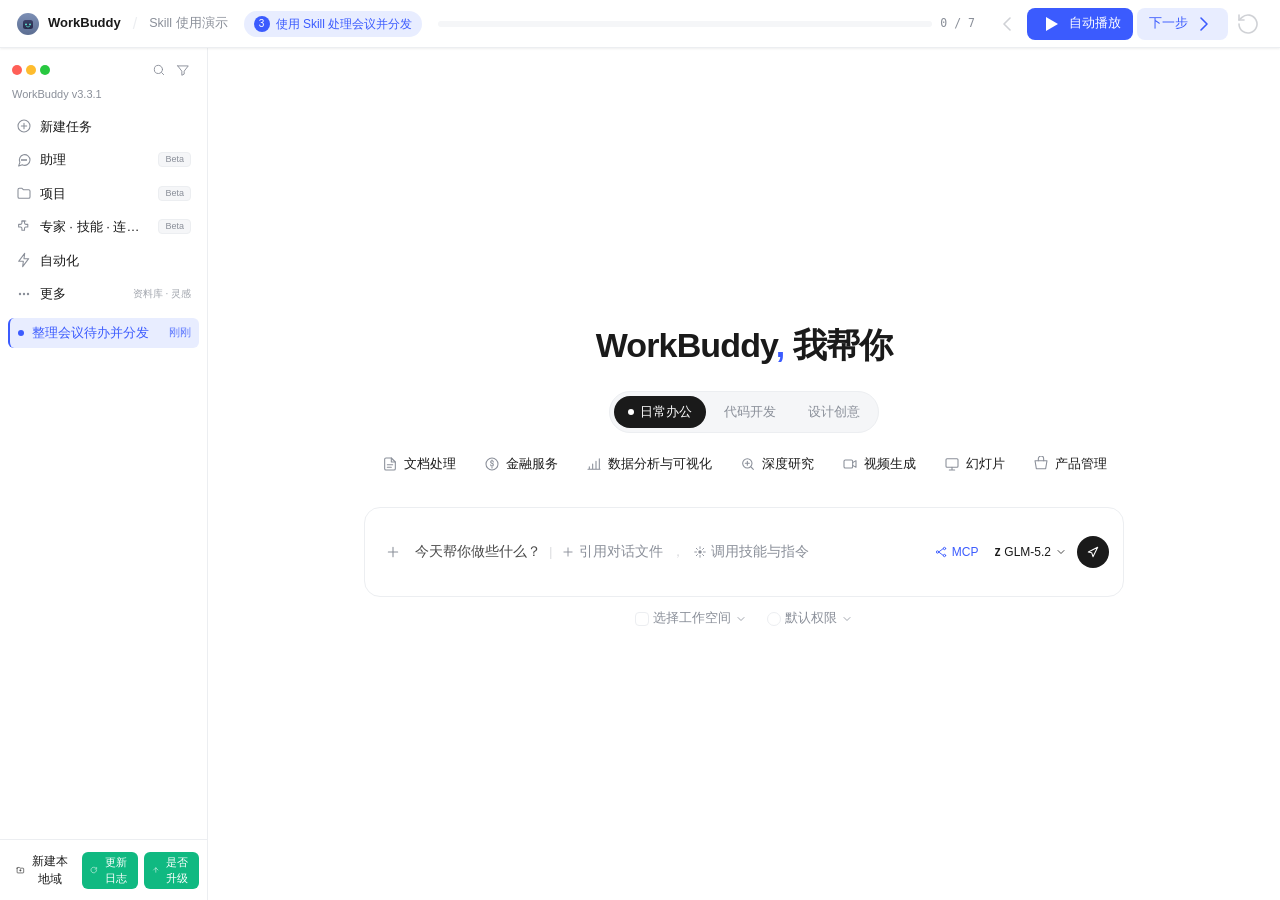
<file: demos/d_meeting/index.html>
<!doctype html>
<html lang="zh-CN">
  <head>
    <meta charset="UTF-8" />
    <meta name="viewport" content="width=device-width, initial-scale=1.0" />
    <title>WorkBuddy · Skill 使用演示</title>
    <script type="module" crossorigin src="./assets/index-69VvaDb_.js"></script>
    <link rel="stylesheet" crossorigin href="./assets/index-6HLCnhXz.css">
  </head>
  <body>
    <div id="root"></div>
  </body>
</html>
</file>
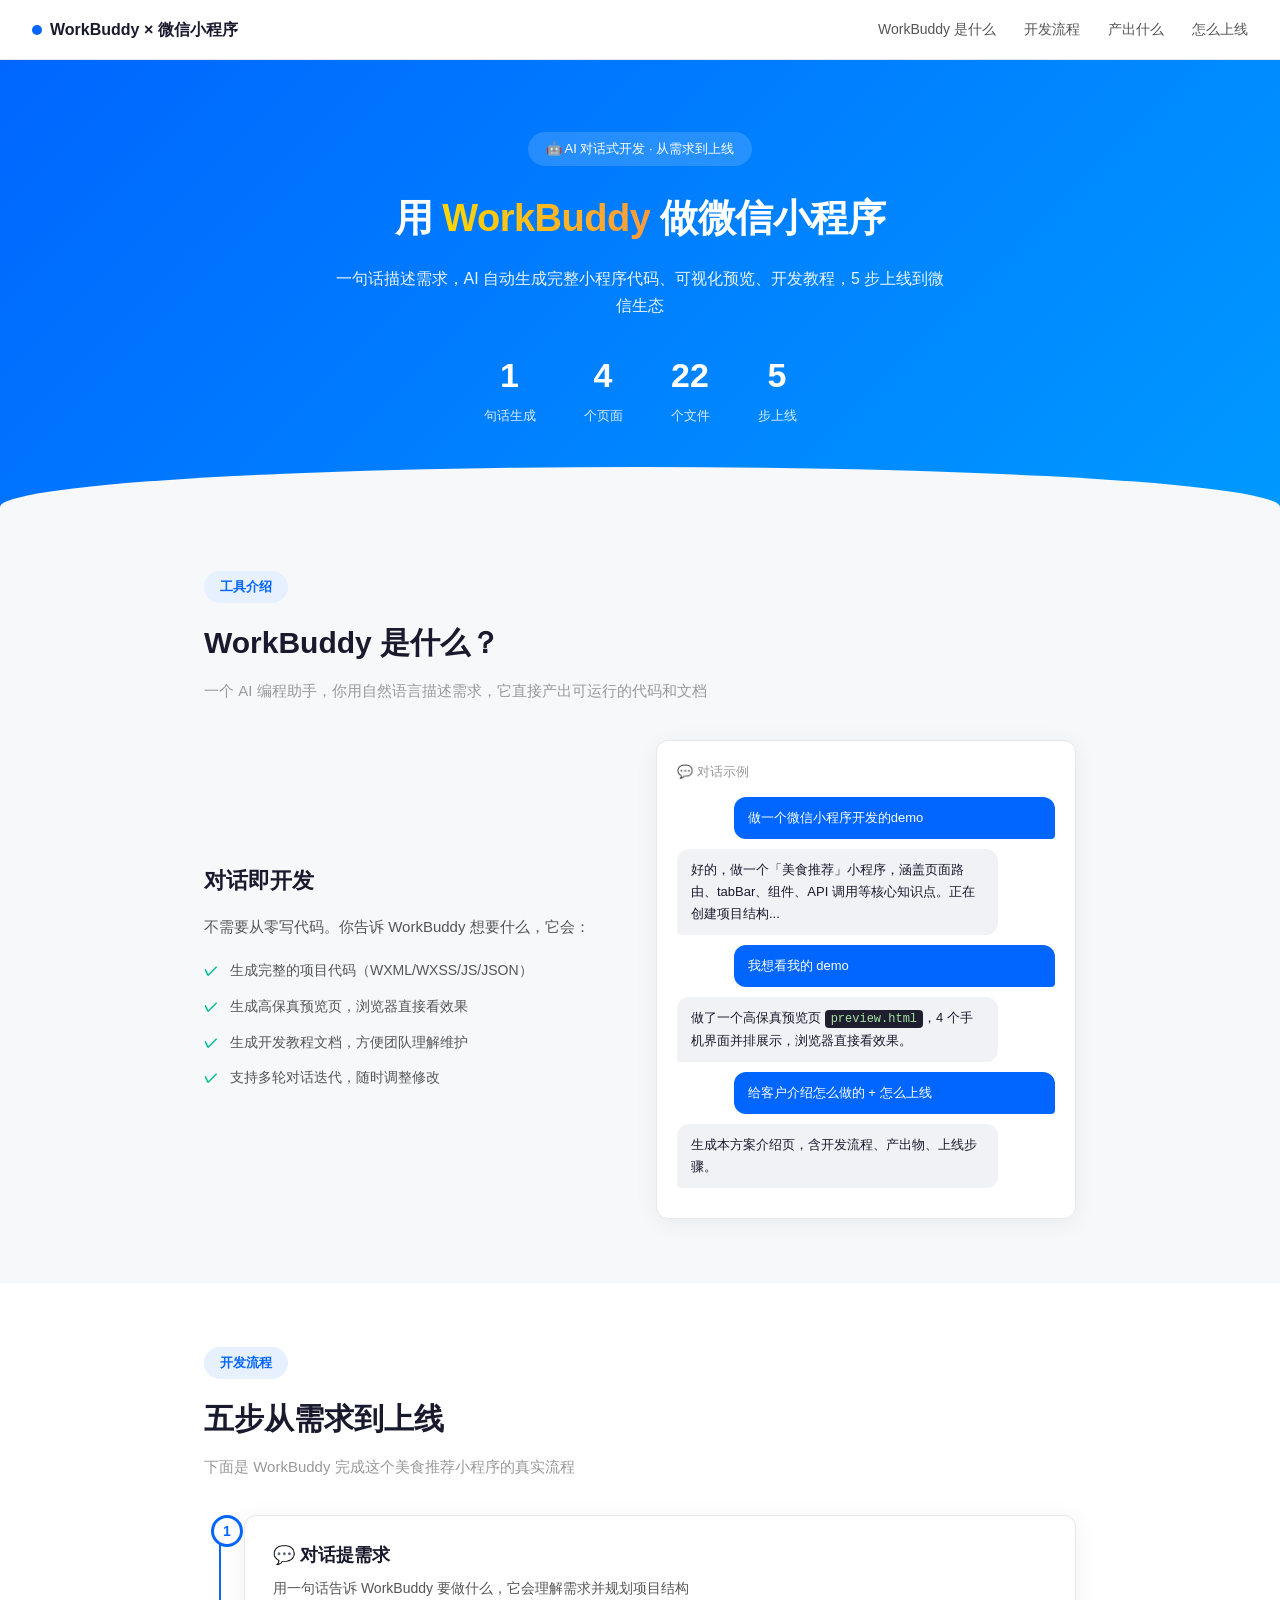
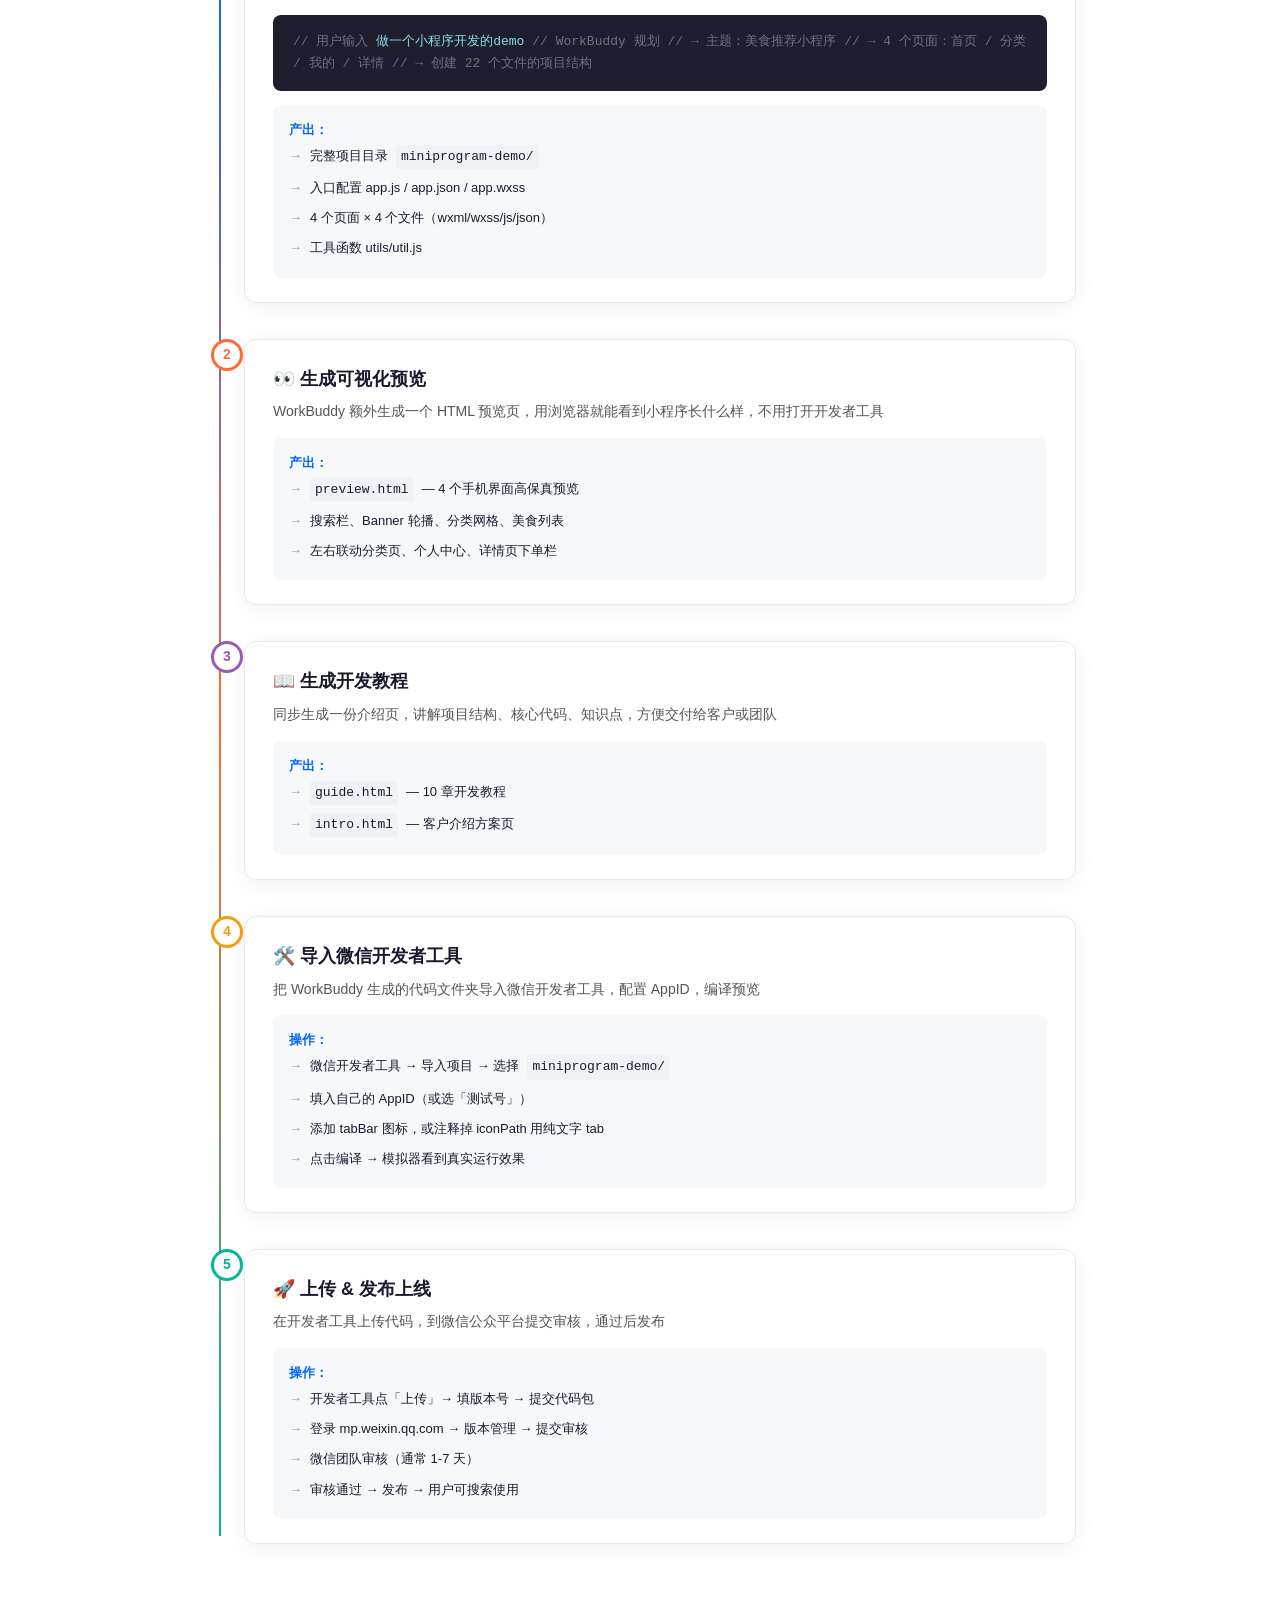
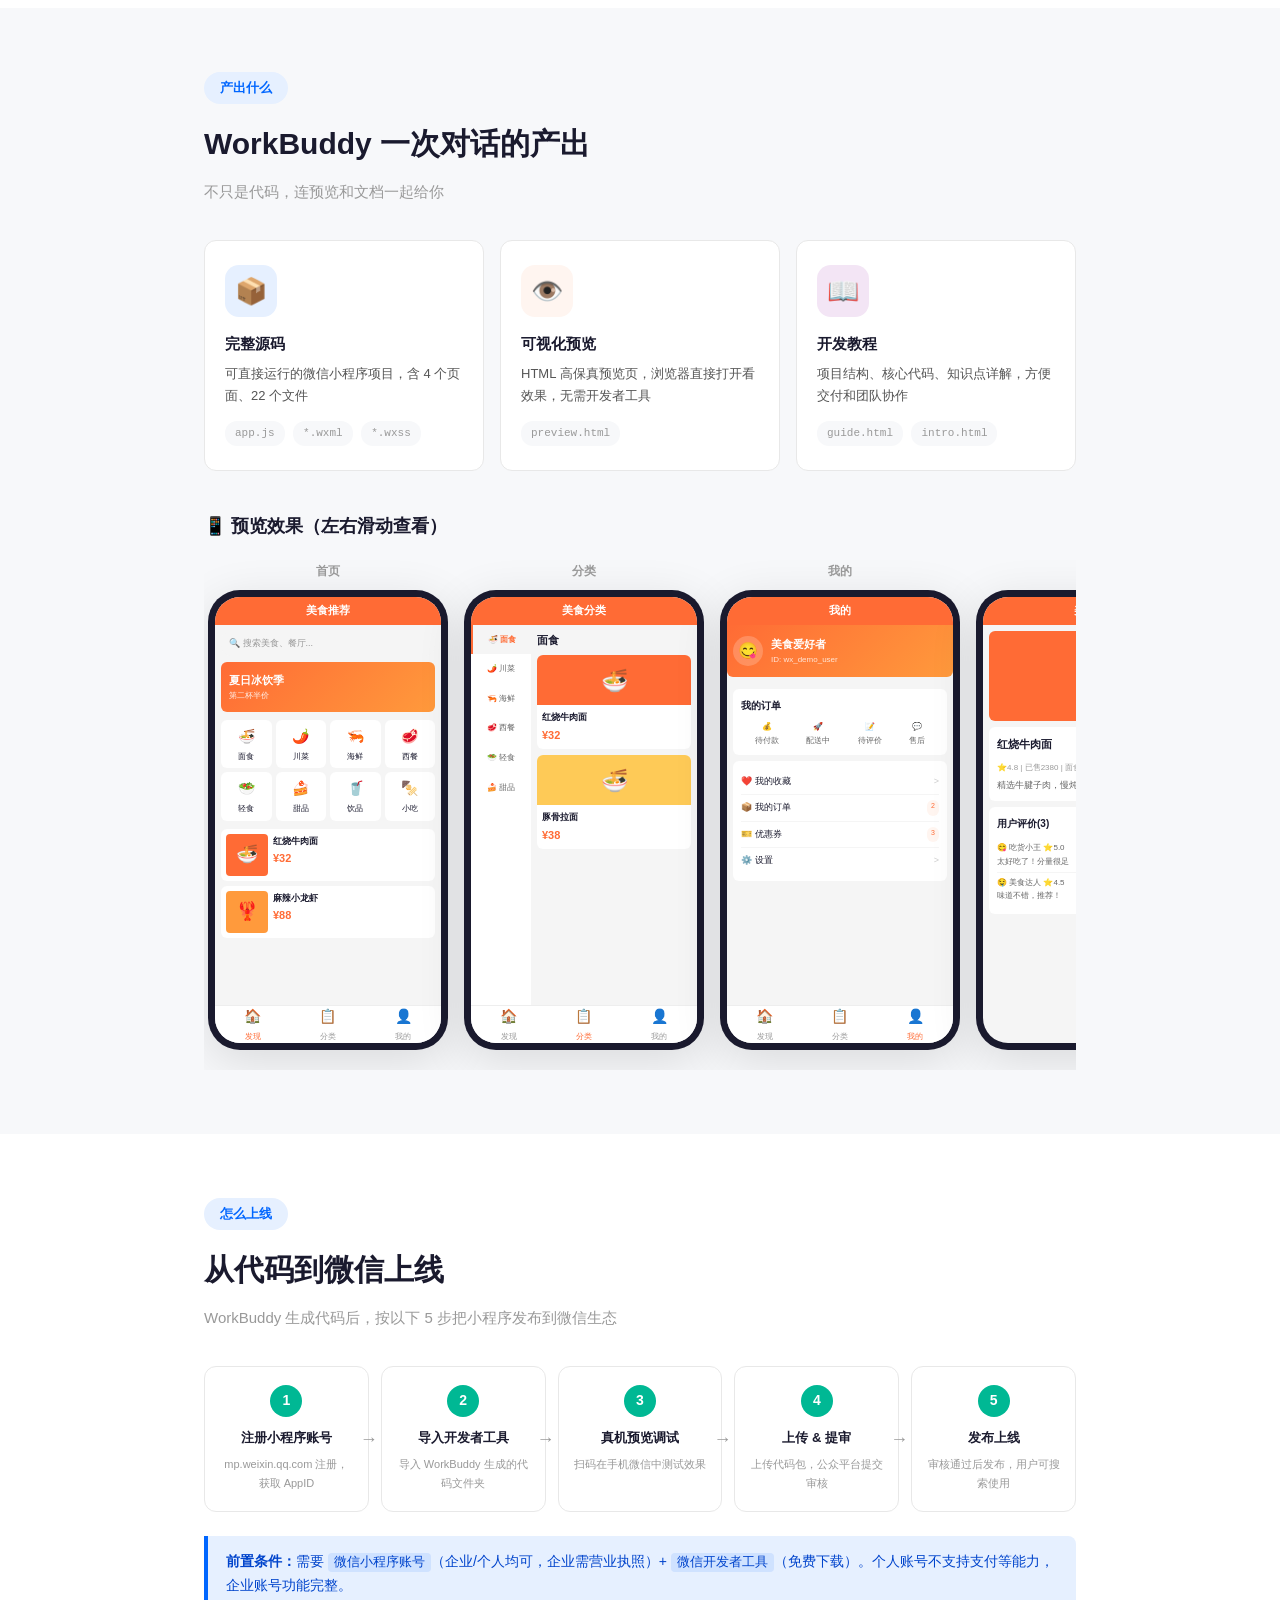
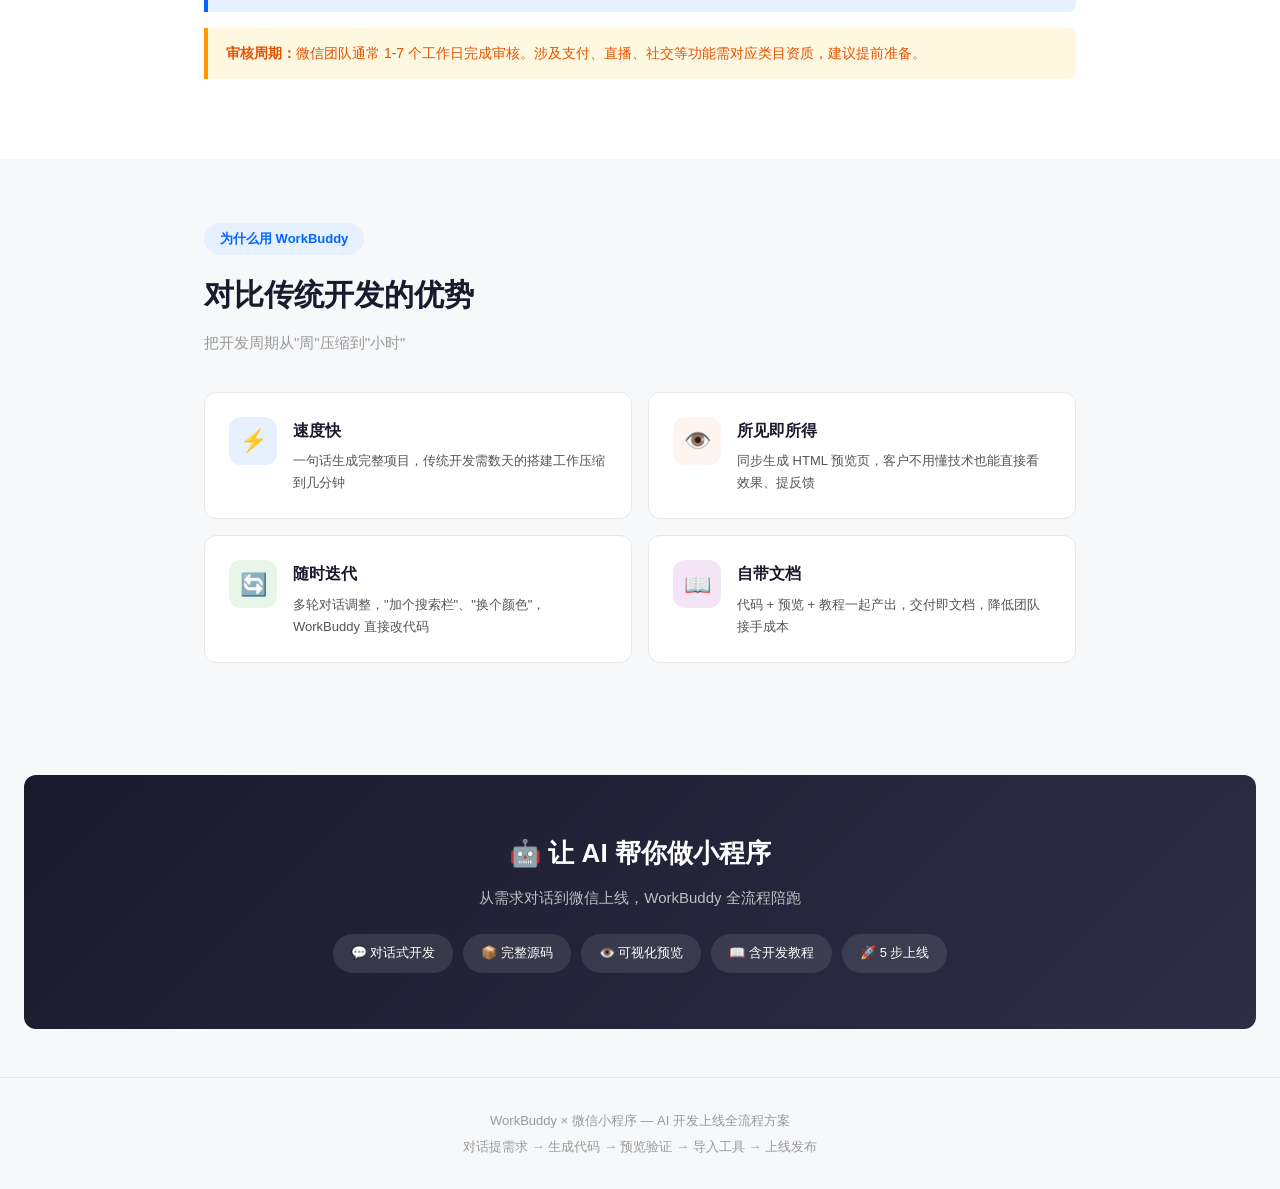
<file: demos/d_miniprogram/index.html>
<!DOCTYPE html>
<html lang="zh-CN">
<head>
<meta charset="UTF-8">
<meta name="viewport" content="width=device-width, initial-scale=1.0">
<title>WorkBuddy × 微信小程序 — AI 开发上线全流程方案</title>
<style>
  :root {
    --wb: #0066ff;
    --wb-light: #e6f0ff;
    --wb-dark: #0044cc;
    --primary: #ff6b35;
    --primary-light: #fff5f0;
    --bg: #f7f8fa;
    --card: #fff;
    --text: #1a1a2e;
    --text-2: #555;
    --text-3: #999;
    --border: #e8e8e8;
    --code-bg: #1e1e2e;
    --green: #00b894;
    --purple: #6c5ce7;
    --radius: 12px;
    --shadow: 0 4px 24px rgba(0,0,0,0.06);
    --shadow-lg: 0 12px 48px rgba(0,0,0,0.12);
  }
  * { margin:0; padding:0; box-sizing:border-box; }
  body { font-family:-apple-system,BlinkMacSystemFont,'Helvetica Neue','PingFang SC',sans-serif; background:var(--bg); color:var(--text); line-height:1.7; }

  /* ===== 导航 ===== */
  .nav { position:sticky; top:0; z-index:100; background:rgba(255,255,255,0.95); backdrop-filter:blur(10px); border-bottom:1px solid var(--border); display:flex; justify-content:space-between; align-items:center; padding:0 32px; height:60px; }
  .nav-logo { font-weight:800; font-size:16px; display:flex; align-items:center; gap:8px; }
  .nav-logo .dot { width:10px; height:10px; background:var(--wb); border-radius:50%; }
  .nav-links { display:flex; gap:28px; }
  .nav-links a { text-decoration:none; color:var(--text-2); font-size:14px; transition:color .2s; }
  .nav-links a:hover { color:var(--wb); }

  /* ===== Hero ===== */
  .hero { background:linear-gradient(135deg,#0066ff 0%,#0099ff 100%); color:#fff; padding:72px 32px 80px; text-align:center; position:relative; overflow:hidden; }
  .hero::after { content:''; position:absolute; bottom:-40px; left:0; right:0; height:80px; background:var(--bg); border-radius:50% 50% 0 0; }
  .hero-badge { display:inline-flex; align-items:center; gap:8px; background:rgba(255,255,255,0.15); padding:6px 18px; border-radius:20px; font-size:13px; margin-bottom:20px; }
  .hero h1 { font-size:38px; margin-bottom:14px; letter-spacing:-0.5px; }
  .hero h1 .highlight { background:linear-gradient(90deg,#ffd700,#ff9a3c); -webkit-background-clip:text; -webkit-text-fill-color:transparent; background-clip:text; }
  .hero p { font-size:16px; opacity:.92; max-width:620px; margin:0 auto 28px; }
  .hero-stats { display:flex; justify-content:center; gap:48px; }
  .hero-stat .num { font-size:34px; font-weight:800; }
  .hero-stat .label { font-size:13px; opacity:.85; }

  /* ===== 通用 ===== */
  .wrap { max-width:920px; margin:0 auto; padding:0 24px; }
  .section { padding:64px 0; }
  .section-tag { display:inline-block; background:var(--wb-light); color:var(--wb); font-size:13px; font-weight:600; padding:5px 16px; border-radius:20px; margin-bottom:14px; }
  .section h2 { font-size:30px; margin-bottom:10px; }
  .section .sub { font-size:15px; color:var(--text-3); margin-bottom:36px; }

  /* ===== 什么是 WorkBuddy ===== */
  .wb-intro { display:grid; grid-template-columns:1fr 1fr; gap:32px; align-items:center; }
  .wb-intro-text h3 { font-size:22px; margin-bottom:14px; }
  .wb-intro-text p { font-size:15px; color:var(--text-2); margin-bottom:14px; }
  .wb-intro-text ul { list-style:none; padding:0; }
  .wb-intro-text li { font-size:14px; color:var(--text-2); padding:6px 0 6px 26px; position:relative; }
  .wb-intro-text li::before { content:'✓'; position:absolute; left:0; color:var(--green); font-weight:bold; }
  .wb-chat { background:var(--card); border-radius:var(--radius); padding:20px; box-shadow:var(--shadow); border:1px solid var(--border); }
  .wb-chat-title { font-size:13px; color:var(--text-3); margin-bottom:14px; display:flex; align-items:center; gap:6px; }
  .chat-msg { padding:10px 14px; border-radius:12px; margin-bottom:10px; font-size:13px; max-width:85%; }
  .chat-user { background:var(--wb); color:#fff; margin-left:auto; border-bottom-right-radius:4px; }
  .chat-bot { background:#f0f2f5; color:var(--text); margin-right:auto; border-bottom-left-radius:4px; }
  .chat-bot .code { background:var(--code-bg); color:#a6e3a1; padding:2px 6px; border-radius:4px; font-family:monospace; font-size:12px; }

  /* ===== 流程时间线 ===== */
  .flow-timeline { position:relative; padding-left:40px; }
  .flow-timeline::before { content:''; position:absolute; left:15px; top:8px; bottom:8px; width:2px; background:linear-gradient(180deg,var(--wb),var(--primary),var(--green)); }
  .flow-step { position:relative; margin-bottom:36px; }
  .flow-step:last-child { margin-bottom:0; }
  .flow-dot { position:absolute; left:-33px; top:0; width:32px; height:32px; border-radius:50%; background:#fff; border:3px solid var(--wb); display:flex; align-items:center; justify-content:center; font-size:14px; font-weight:bold; color:var(--wb); z-index:2; }
  .flow-step.s2 .flow-dot { border-color:var(--primary); color:var(--primary); }
  .flow-step.s3 .flow-dot { border-color:#9b59b6; color:#9b59b6; }
  .flow-step.s4 .flow-dot { border-color:#f39c12; color:#f39c12; }
  .flow-step.s5 .flow-dot { border-color:var(--green); color:var(--green); }
  .flow-card { background:var(--card); border-radius:var(--radius); padding:24px 28px; border:1px solid var(--border); box-shadow:var(--shadow); }
  .flow-card h4 { font-size:18px; margin-bottom:6px; display:flex; align-items:center; gap:8px; }
  .flow-card .flow-desc { font-size:14px; color:var(--text-2); margin-bottom:14px; }
  .flow-card .flow-output { background:var(--bg); border-radius:8px; padding:14px 16px; font-size:13px; }
  .flow-card .flow-output strong { color:var(--wb); }
  .flow-card .flow-output .item { padding:4px 0; display:flex; align-items:flex-start; gap:8px; }
  .flow-card .flow-output .item::before { content:'→'; color:var(--text-3); flex-shrink:0; }

  /* ===== 对话示例代码块 ===== */
  .code-demo { background:var(--code-bg); border-radius:8px; padding:16px 20px; margin:14px 0; overflow-x:auto; font-family:'SF Mono',Consolas,monospace; font-size:13px; line-height:1.7; color:#cdd6f4; }
  .code-demo .c { color:#6c7086; }
  .code-demo .s { color:#a6e3a1; }
  .code-demo .k { color:#cba6f7; }
  .code-demo .u { color:#89dceb; }

  /* ===== 产出物卡片 ===== */
  .outputs { display:grid; grid-template-columns:repeat(3,1fr); gap:16px; }
  .out-card { background:var(--card); border-radius:var(--radius); padding:24px 20px; border:1px solid var(--border); transition:transform .2s, box-shadow .2s; }
  .out-card:hover { transform:translateY(-4px); box-shadow:var(--shadow-lg); }
  .out-icon { width:52px; height:52px; border-radius:14px; display:flex; align-items:center; justify-content:center; font-size:26px; margin-bottom:14px; }
  .out-card h4 { font-size:15px; margin-bottom:6px; }
  .out-card p { font-size:13px; color:var(--text-2); margin-bottom:10px; }
  .out-card .out-tag { display:inline-block; background:var(--bg); color:var(--text-3); font-size:11px; padding:3px 10px; border-radius:12px; margin-right:4px; font-family:monospace; }

  /* ===== 手机展示 ===== */
  .phones-row { display:flex; gap:16px; overflow-x:auto; padding:8px 4px 20px; scroll-snap-type:x mandatory; }
  .phones-row::-webkit-scrollbar { height:6px; }
  .phones-row::-webkit-scrollbar-thumb { background:#ddd; border-radius:3px; }
  .phone-wrap { flex-shrink:0; scroll-snap-align:center; }
  .phone-label { text-align:center; font-size:12px; color:var(--text-3); margin-bottom:8px; font-weight:600; }
  .phone { width:240px; height:460px; background:#1a1a2e; border-radius:32px; padding:7px; box-shadow:var(--shadow-lg); }
  .screen { width:100%; height:100%; background:#f5f5f5; border-radius:25px; overflow:hidden; display:flex; flex-direction:column; }
  .sb { height:28px; background:#ff6b35; display:flex; align-items:center; justify-content:center; color:#fff; font-size:11px; font-weight:600; position:relative; flex-shrink:0; }
  .scr { flex:1; overflow:hidden; padding:6px; }
  .tb { height:38px; background:#fff; display:flex; border-top:1px solid #eee; flex-shrink:0; }
  .tb-item { flex:1; display:flex; flex-direction:column; align-items:center; justify-content:center; font-size:8px; color:#999; gap:1px; }
  .tb-item.on { color:#ff6b35; }
  .tb-item .ti { font-size:14px; }

  .mini-banner { height:50px; border-radius:6px; background:linear-gradient(135deg,#ff6b35,#ff9a3c); padding:8px; color:#fff; display:flex; flex-direction:column; justify-content:center; margin-bottom:8px; }
  .mini-banner .bt { font-size:11px; font-weight:bold; }
  .mini-banner .bs { font-size:8px; opacity:.9; }
  .mini-cat { display:flex; flex-wrap:wrap; gap:4px; margin-bottom:8px; }
  .mini-cat-i { width:calc(25% - 3px); background:#fff; border-radius:6px; padding:5px 2px; display:flex; flex-direction:column; align-items:center; gap:1px; }
  .mini-cat-i .ci { font-size:14px; }
  .mini-cat-i .cn { font-size:8px; }
  .mini-food { display:flex; background:#fff; border-radius:6px; padding:5px; margin-bottom:5px; gap:5px; }
  .mini-food-c { width:42px; height:42px; border-radius:4px; display:flex; align-items:center; justify-content:center; flex-shrink:0; }
  .mini-food-c .fe { font-size:18px; }
  .mini-food-n { font-size:9px; font-weight:bold; }
  .mini-food-p { color:#ff6b35; font-weight:bold; font-size:11px; }

  .mini-uc { display:flex; align-items:center; padding:10px 6px; background:linear-gradient(135deg,#ff6b35,#ff9a3c); color:#fff; margin-bottom:6px; border-radius:0 0 6px 6px; }
  .mini-ua { width:30px; height:30px; border-radius:50%; background:rgba(255,255,255,.2); display:flex; align-items:center; justify-content:center; font-size:16px; margin-right:8px; }
  .mini-un { font-size:11px; font-weight:bold; }
  .mini-card { background:#fff; border-radius:6px; padding:8px; margin-bottom:6px; }
  .mini-mi { display:flex; justify-content:space-between; padding:5px 0; border-bottom:1px solid #f5f5f5; font-size:9px; }
  .mini-mi:last-child { border:none; }

  .mini-ds { height:90px; display:flex; align-items:center; justify-content:center; background:#ff6b35; border-radius:6px; margin-bottom:6px; }
  .mini-ds .de { font-size:36px; }
  .mini-di { background:#fff; border-radius:6px; padding:8px; margin-bottom:6px; }
  .mini-dn { font-size:11px; font-weight:bold; }
  .mini-dp { color:#ff6b35; font-weight:bold; font-size:14px; }

  /* ===== 上线流程 ===== */
  .deploy-steps { display:grid; grid-template-columns:repeat(5,1fr); gap:12px; margin:24px 0; }
  .deploy-step { background:var(--card); border-radius:var(--radius); padding:18px 14px; text-align:center; border:1px solid var(--border); position:relative; }
  .deploy-step .ds-num { width:32px; height:32px; margin:0 auto 10px; background:var(--green); color:#fff; border-radius:50%; display:flex; align-items:center; justify-content:center; font-size:14px; font-weight:bold; }
  .deploy-step h5 { font-size:13px; margin-bottom:6px; }
  .deploy-step p { font-size:11px; color:var(--text-3); }
  .deploy-arrow { position:absolute; right:-10px; top:50%; transform:translateY(-50%); color:var(--text-3); font-size:18px; z-index:2; }

  /* ===== 优势 ===== */
  .advantages { display:grid; grid-template-columns:repeat(2,1fr); gap:16px; }
  .adv-card { background:var(--card); border-radius:var(--radius); padding:24px; border:1px solid var(--border); display:flex; gap:16px; }
  .adv-icon { width:48px; height:48px; border-radius:12px; display:flex; align-items:center; justify-content:center; font-size:22px; flex-shrink:0; }
  .adv-card h4 { font-size:16px; margin-bottom:6px; }
  .adv-card p { font-size:13px; color:var(--text-2); }

  /* ===== Tip ===== */
  .tip { background:var(--wb-light); border-left:4px solid var(--wb); padding:14px 18px; border-radius:0 8px 8px 0; margin:16px 0; font-size:14px; color:var(--wb-dark); }
  .tip code { background:rgba(0,102,255,0.1); padding:2px 6px; border-radius:4px; font-family:monospace; font-size:13px; }
  .tip-warn { background:#fff8e1; border-left-color:#ff9800; color:#e65100; }

  /* ===== CTA ===== */
  .cta { background:linear-gradient(135deg,#1a1a2e,#2d2d44); color:#fff; padding:56px 32px; text-align:center; border-radius:var(--radius); margin:48px 24px; }
  .cta h3 { font-size:26px; margin-bottom:10px; }
  .cta p { font-size:15px; opacity:.7; margin-bottom:24px; }
  .cta-tags { display:flex; justify-content:center; gap:10px; flex-wrap:wrap; }
  .cta-tag { background:rgba(255,255,255,0.1); padding:8px 18px; border-radius:20px; font-size:13px; }

  /* ===== Footer ===== */
  .footer { text-align:center; padding:32px; color:var(--text-3); font-size:13px; border-top:1px solid var(--border); }

  @media(max-width:768px) {
    .wb-intro { grid-template-columns:1fr; }
    .outputs { grid-template-columns:1fr; }
    .deploy-steps { grid-template-columns:1fr; }
    .deploy-arrow { display:none; }
    .advantages { grid-template-columns:1fr; }
    .hero h1 { font-size:26px; }
    .hero-stats { gap:24px; }
    .nav-links { display:none; }
  }
</style>
</head>
<body>

<!-- ===== 导航 ===== -->
<nav class="nav">
  <div class="nav-logo"><span class="dot"></span> WorkBuddy × 微信小程序</div>
  <div class="nav-links">
    <a href="#what">WorkBuddy 是什么</a>
    <a href="#flow">开发流程</a>
    <a href="#output">产出什么</a>
    <a href="#deploy">怎么上线</a>
  </div>
</nav>

<!-- ===== Hero ===== -->
<header class="hero">
  <div class="hero-badge">🤖 AI 对话式开发 · 从需求到上线</div>
  <h1>用 <span class="highlight">WorkBuddy</span> 做微信小程序</h1>
  <p>一句话描述需求，AI 自动生成完整小程序代码、可视化预览、开发教程，5 步上线到微信生态</p>
  <div class="hero-stats">
    <div class="hero-stat"><div class="num">1</div><div class="label">句话生成</div></div>
    <div class="hero-stat"><div class="num">4</div><div class="label">个页面</div></div>
    <div class="hero-stat"><div class="num">22</div><div class="label">个文件</div></div>
    <div class="hero-stat"><div class="num">5</div><div class="label">步上线</div></div>
  </div>
</header>

<!-- ===== WorkBuddy 是什么 ===== -->
<section class="section" id="what">
  <div class="wrap">
    <div class="section-tag">工具介绍</div>
    <h2>WorkBuddy 是什么？</h2>
    <p class="sub">一个 AI 编程助手，你用自然语言描述需求，它直接产出可运行的代码和文档</p>

    <div class="wb-intro">
      <div class="wb-intro-text">
        <h3>对话即开发</h3>
        <p>不需要从零写代码。你告诉 WorkBuddy 想要什么，它会：</p>
        <ul>
          <li>生成完整的项目代码（WXML/WXSS/JS/JSON）</li>
          <li>生成高保真预览页，浏览器直接看效果</li>
          <li>生成开发教程文档，方便团队理解维护</li>
          <li>支持多轮对话迭代，随时调整修改</li>
        </ul>
      </div>
      <div class="wb-chat">
        <div class="wb-chat-title">💬 对话示例</div>
        <div class="chat-msg chat-user">做一个微信小程序开发的demo</div>
        <div class="chat-msg chat-bot">好的，做一个「美食推荐」小程序，涵盖页面路由、tabBar、组件、API 调用等核心知识点。正在创建项目结构...</div>
        <div class="chat-msg chat-user">我想看我的 demo</div>
        <div class="chat-msg chat-bot">做了一个高保真预览页 <span class="code">preview.html</span>，4 个手机界面并排展示，浏览器直接看效果。</div>
        <div class="chat-msg chat-user">给客户介绍怎么做的 + 怎么上线</div>
        <div class="chat-msg chat-bot">生成本方案介绍页，含开发流程、产出物、上线步骤。</div>
      </div>
    </div>
  </div>
</section>

<!-- ===== 开发流程 ===== -->
<section class="section" id="flow" style="background:#fff;">
  <div class="wrap">
    <div class="section-tag">开发流程</div>
    <h2>五步从需求到上线</h2>
    <p class="sub">下面是 WorkBuddy 完成这个美食推荐小程序的真实流程</p>

    <div class="flow-timeline">

      <!-- Step 1 -->
      <div class="flow-step s1">
        <div class="flow-dot">1</div>
        <div class="flow-card">
          <h4>💬 对话提需求</h4>
          <div class="flow-desc">用一句话告诉 WorkBuddy 要做什么，它会理解需求并规划项目结构</div>
          <div class="code-demo">
<span class="c">// 用户输入</span>
<span class="u">做一个小程序开发的demo</span>

<span class="c">// WorkBuddy 规划</span>
<span class="c">// → 主题：美食推荐小程序</span>
<span class="c">// → 4 个页面：首页 / 分类 / 我的 / 详情</span>
<span class="c">// → 创建 22 个文件的项目结构</span>
          </div>
          <div class="flow-output">
            <strong>产出：</strong>
            <div class="item">完整项目目录 <code style="font-family:monospace;background:#f0f2f5;padding:1px 5px;border-radius:3px;">miniprogram-demo/</code></div>
            <div class="item">入口配置 app.js / app.json / app.wxss</div>
            <div class="item">4 个页面 × 4 个文件（wxml/wxss/js/json）</div>
            <div class="item">工具函数 utils/util.js</div>
          </div>
        </div>
      </div>

      <!-- Step 2 -->
      <div class="flow-step s2">
        <div class="flow-dot">2</div>
        <div class="flow-card">
          <h4>👀 生成可视化预览</h4>
          <div class="flow-desc">WorkBuddy 额外生成一个 HTML 预览页，用浏览器就能看到小程序长什么样，不用打开开发者工具</div>
          <div class="flow-output">
            <strong>产出：</strong>
            <div class="item"><code style="font-family:monospace;background:#f0f2f5;padding:1px 5px;border-radius:3px;">preview.html</code> — 4 个手机界面高保真预览</div>
            <div class="item">搜索栏、Banner 轮播、分类网格、美食列表</div>
            <div class="item">左右联动分类页、个人中心、详情页下单栏</div>
          </div>
        </div>
      </div>

      <!-- Step 3 -->
      <div class="flow-step s3">
        <div class="flow-dot">3</div>
        <div class="flow-card">
          <h4>📖 生成开发教程</h4>
          <div class="flow-desc">同步生成一份介绍页，讲解项目结构、核心代码、知识点，方便交付给客户或团队</div>
          <div class="flow-output">
            <strong>产出：</strong>
            <div class="item"><code style="font-family:monospace;background:#f0f2f5;padding:1px 5px;border-radius:3px;">guide.html</code> — 10 章开发教程</div>
            <div class="item"><code style="font-family:monospace;background:#f0f2f5;padding:1px 5px;border-radius:3px;">intro.html</code> — 客户介绍方案页</div>
          </div>
        </div>
      </div>

      <!-- Step 4 -->
      <div class="flow-step s4">
        <div class="flow-dot">4</div>
        <div class="flow-card">
          <h4>🛠️ 导入微信开发者工具</h4>
          <div class="flow-desc">把 WorkBuddy 生成的代码文件夹导入微信开发者工具，配置 AppID，编译预览</div>
          <div class="flow-output">
            <strong>操作：</strong>
            <div class="item">微信开发者工具 → 导入项目 → 选择 <code style="font-family:monospace;background:#f0f2f5;padding:1px 5px;border-radius:3px;">miniprogram-demo/</code></div>
            <div class="item">填入自己的 AppID（或选「测试号」）</div>
            <div class="item">添加 tabBar 图标，或注释掉 iconPath 用纯文字 tab</div>
            <div class="item">点击编译 → 模拟器看到真实运行效果</div>
          </div>
        </div>
      </div>

      <!-- Step 5 -->
      <div class="flow-step s5">
        <div class="flow-dot">5</div>
        <div class="flow-card">
          <h4>🚀 上传 & 发布上线</h4>
          <div class="flow-desc">在开发者工具上传代码，到微信公众平台提交审核，通过后发布</div>
          <div class="flow-output">
            <strong>操作：</strong>
            <div class="item">开发者工具点「上传」→ 填版本号 → 提交代码包</div>
            <div class="item">登录 mp.weixin.qq.com → 版本管理 → 提交审核</div>
            <div class="item">微信团队审核（通常 1-7 天）</div>
            <div class="item">审核通过 → 发布 → 用户可搜索使用</div>
          </div>
        </div>
      </div>

    </div>
  </div>
</section>

<!-- ===== 产出什么 ===== -->
<section class="section" id="output">
  <div class="wrap">
    <div class="section-tag">产出什么</div>
    <h2>WorkBuddy 一次对话的产出</h2>
    <p class="sub">不只是代码，连预览和文档一起给你</p>

    <div class="outputs">
      <div class="out-card">
        <div class="out-icon" style="background:var(--wb-light);">📦</div>
        <h4>完整源码</h4>
        <p>可直接运行的微信小程序项目，含 4 个页面、22 个文件</p>
        <span class="out-tag">app.js</span>
        <span class="out-tag">*.wxml</span>
        <span class="out-tag">*.wxss</span>
      </div>
      <div class="out-card">
        <div class="out-icon" style="background:var(--primary-light);">👁️</div>
        <h4>可视化预览</h4>
        <p>HTML 高保真预览页，浏览器直接打开看效果，无需开发者工具</p>
        <span class="out-tag">preview.html</span>
      </div>
      <div class="out-card">
        <div class="out-icon" style="background:#f3e5f5;">📖</div>
        <h4>开发教程</h4>
        <p>项目结构、核心代码、知识点详解，方便交付和团队协作</p>
        <span class="out-tag">guide.html</span>
        <span class="out-tag">intro.html</span>
      </div>
    </div>

    <!-- 成果展示 -->
    <h3 style="font-size:18px;margin:40px 0 12px;">📱 预览效果（左右滑动查看）</h3>
    <div class="phones-row">
      <div class="phone-wrap">
        <div class="phone-label">首页</div>
        <div class="phone">
          <div class="screen">
            <div class="sb">美食推荐</div>
            <div class="scr">
              <div style="background:#f5f5f5;border-radius:10px;padding:5px 8px;font-size:9px;color:#999;margin-bottom:6px;">🔍 搜索美食、餐厅...</div>
              <div class="mini-banner"><div class="bt">夏日冰饮季</div><div class="bs">第二杯半价</div></div>
              <div class="mini-cat">
                <div class="mini-cat-i"><span class="ci">🍜</span><span class="cn">面食</span></div>
                <div class="mini-cat-i"><span class="ci">🌶️</span><span class="cn">川菜</span></div>
                <div class="mini-cat-i"><span class="ci">🦐</span><span class="cn">海鲜</span></div>
                <div class="mini-cat-i"><span class="ci">🥩</span><span class="cn">西餐</span></div>
                <div class="mini-cat-i"><span class="ci">🥗</span><span class="cn">轻食</span></div>
                <div class="mini-cat-i"><span class="ci">🍰</span><span class="cn">甜品</span></div>
                <div class="mini-cat-i"><span class="ci">🥤</span><span class="cn">饮品</span></div>
                <div class="mini-cat-i"><span class="ci">🍢</span><span class="cn">小吃</span></div>
              </div>
              <div class="mini-food">
                <div class="mini-food-c" style="background:#ff6b35"><span class="fe">🍜</span></div>
                <div><div class="mini-food-n">红烧牛肉面</div><div class="mini-food-p">¥32</div></div>
              </div>
              <div class="mini-food">
                <div class="mini-food-c" style="background:#ff9a3c"><span class="fe">🦞</span></div>
                <div><div class="mini-food-n">麻辣小龙虾</div><div class="mini-food-p">¥88</div></div>
              </div>
            </div>
            <div class="tb"><div class="tb-item on"><span class="ti">🏠</span>发现</div><div class="tb-item"><span class="ti">📋</span>分类</div><div class="tb-item"><span class="ti">👤</span>我的</div></div>
          </div>
        </div>
      </div>

      <div class="phone-wrap">
        <div class="phone-label">分类</div>
        <div class="phone">
          <div class="screen">
            <div class="sb">美食分类</div>
            <div class="scr" style="padding:0">
              <div style="display:flex;height:100%">
                <div style="width:60px;background:#fff">
                  <div style="padding:8px 0;text-align:center;font-size:8px;background:#f5f5f5;color:#ff6b35;font-weight:bold;border-left:2px solid #ff6b35;">🍜 面食</div>
                  <div style="padding:8px 0;text-align:center;font-size:8px;color:#666;">🌶️ 川菜</div>
                  <div style="padding:8px 0;text-align:center;font-size:8px;color:#666;">🦐 海鲜</div>
                  <div style="padding:8px 0;text-align:center;font-size:8px;color:#666;">🥩 西餐</div>
                  <div style="padding:8px 0;text-align:center;font-size:8px;color:#666;">🥗 轻食</div>
                  <div style="padding:8px 0;text-align:center;font-size:8px;color:#666;">🍰 甜品</div>
                </div>
                <div style="flex:1;padding:6px">
                  <div style="font-size:11px;font-weight:bold;margin-bottom:6px">面食</div>
                  <div style="background:#fff;border-radius:6px;overflow:hidden;margin-bottom:6px">
                    <div style="height:50px;background:#ff6b35;display:flex;align-items:center;justify-content:center;font-size:22px">🍜</div>
                    <div style="padding:5px"><div style="font-size:9px;font-weight:bold">红烧牛肉面</div><div style="font-size:11px;color:#ff6b35;font-weight:bold">¥32</div></div>
                  </div>
                  <div style="background:#fff;border-radius:6px;overflow:hidden">
                    <div style="height:50px;background:#feca57;display:flex;align-items:center;justify-content:center;font-size:22px">🍜</div>
                    <div style="padding:5px"><div style="font-size:9px;font-weight:bold">豚骨拉面</div><div style="font-size:11px;color:#ff6b35;font-weight:bold">¥38</div></div>
                  </div>
                </div>
              </div>
            </div>
            <div class="tb"><div class="tb-item"><span class="ti">🏠</span>发现</div><div class="tb-item on"><span class="ti">📋</span>分类</div><div class="tb-item"><span class="ti">👤</span>我的</div></div>
          </div>
        </div>
      </div>

      <div class="phone-wrap">
        <div class="phone-label">我的</div>
        <div class="phone">
          <div class="screen">
            <div class="sb">我的</div>
            <div class="scr" style="padding:0">
              <div class="mini-uc">
                <div class="mini-ua">😋</div>
                <div><div class="mini-un">美食爱好者</div><div style="font-size:8px;opacity:.8">ID: wx_demo_user</div></div>
              </div>
              <div style="padding:6px">
                <div class="mini-card">
                  <div style="font-size:10px;font-weight:bold;margin-bottom:6px">我的订单</div>
                  <div style="display:flex;justify-content:space-around;font-size:8px;color:#666">
                    <div style="text-align:center">💰<br>待付款</div>
                    <div style="text-align:center">🚀<br>配送中</div>
                    <div style="text-align:center">📝<br>待评价</div>
                    <div style="text-align:center">💬<br>售后</div>
                  </div>
                </div>
                <div class="mini-card">
                  <div class="mini-mi"><span>❤️ 我的收藏</span><span style="color:#ccc">></span></div>
                  <div class="mini-mi"><span>📦 我的订单</span><span style="color:#ff6b35;background:#fff5f0;padding:0 4px;border-radius:8px;font-size:7px">2</span></div>
                  <div class="mini-mi"><span>🎫 优惠券</span><span style="color:#ff6b35;background:#fff5f0;padding:0 4px;border-radius:8px;font-size:7px">3</span></div>
                  <div class="mini-mi"><span>⚙️ 设置</span><span style="color:#ccc">></span></div>
                </div>
              </div>
            </div>
            <div class="tb"><div class="tb-item"><span class="ti">🏠</span>发现</div><div class="tb-item"><span class="ti">📋</span>分类</div><div class="tb-item on"><span class="ti">👤</span>我的</div></div>
          </div>
        </div>
      </div>

      <div class="phone-wrap">
        <div class="phone-label">详情</div>
        <div class="phone">
          <div class="screen">
            <div class="sb">美食详情</div>
            <div class="scr">
              <div class="mini-ds"><span class="de">🍜</span></div>
              <div class="mini-di">
                <div style="display:flex;justify-content:space-between"><div class="mini-dn">红烧牛肉面</div><div class="mini-dp">¥32</div></div>
                <div style="font-size:8px;color:#999;margin:3px 0">⭐4.8 | 已售2380 | 面食</div>
                <div style="font-size:9px;color:#666">精选牛腱子肉，慢炖6小时</div>
              </div>
              <div class="mini-card">
                <div style="font-size:10px;font-weight:bold;margin-bottom:6px">用户评价(3)</div>
                <div style="font-size:8px;color:#666;padding:3px 0;border-bottom:1px solid #f5f5f5">😋 吃货小王 ⭐5.0<br>太好吃了！分量很足</div>
                <div style="font-size:8px;color:#666;padding:3px 0">🤤 美食达人 ⭐4.5<br>味道不错，推荐！</div>
              </div>
            </div>
          </div>
        </div>
      </div>
    </div>
  </div>
</section>

<!-- ===== 怎么上线 ===== -->
<section class="section" id="deploy" style="background:#fff;">
  <div class="wrap">
    <div class="section-tag">怎么上线</div>
    <h2>从代码到微信上线</h2>
    <p class="sub">WorkBuddy 生成代码后，按以下 5 步把小程序发布到微信生态</p>

    <div class="deploy-steps">
      <div class="deploy-step">
        <div class="ds-num">1</div>
        <h5>注册小程序账号</h5>
        <p>mp.weixin.qq.com 注册，获取 AppID</p>
        <div class="deploy-arrow">→</div>
      </div>
      <div class="deploy-step">
        <div class="ds-num">2</div>
        <h5>导入开发者工具</h5>
        <p>导入 WorkBuddy 生成的代码文件夹</p>
        <div class="deploy-arrow">→</div>
      </div>
      <div class="deploy-step">
        <div class="ds-num">3</div>
        <h5>真机预览调试</h5>
        <p>扫码在手机微信中测试效果</p>
        <div class="deploy-arrow">→</div>
      </div>
      <div class="deploy-step">
        <div class="ds-num">4</div>
        <h5>上传 & 提审</h5>
        <p>上传代码包，公众平台提交审核</p>
        <div class="deploy-arrow">→</div>
      </div>
      <div class="deploy-step">
        <div class="ds-num">5</div>
        <h5>发布上线</h5>
        <p>审核通过后发布，用户可搜索使用</p>
      </div>
    </div>

    <div class="tip">
      <strong>前置条件：</strong>需要 <code>微信小程序账号</code>（企业/个人均可，企业需营业执照）+ <code>微信开发者工具</code>（免费下载）。个人账号不支持支付等能力，企业账号功能完整。
    </div>

    <div class="tip tip-warn">
      <strong>审核周期：</strong>微信团队通常 1-7 个工作日完成审核。涉及支付、直播、社交等功能需对应类目资质，建议提前准备。
    </div>
  </div>
</section>

<!-- ===== 优势 ===== -->
<section class="section">
  <div class="wrap">
    <div class="section-tag">为什么用 WorkBuddy</div>
    <h2>对比传统开发的优势</h2>
    <p class="sub">把开发周期从"周"压缩到"小时"</p>

    <div class="advantages">
      <div class="adv-card">
        <div class="adv-icon" style="background:var(--wb-light);">⚡</div>
        <div>
          <h4>速度快</h4>
          <p>一句话生成完整项目，传统开发需数天的搭建工作压缩到几分钟</p>
        </div>
      </div>
      <div class="adv-card">
        <div class="adv-icon" style="background:var(--primary-light);">👁️</div>
        <div>
          <h4>所见即所得</h4>
          <p>同步生成 HTML 预览页，客户不用懂技术也能直接看效果、提反馈</p>
        </div>
      </div>
      <div class="adv-card">
        <div class="adv-icon" style="background:#e8f5e9;">🔄</div>
        <div>
          <h4>随时迭代</h4>
          <p>多轮对话调整，"加个搜索栏"、"换个颜色"，WorkBuddy 直接改代码</p>
        </div>
      </div>
      <div class="adv-card">
        <div class="adv-icon" style="background:#f3e5f5;">📖</div>
        <div>
          <h4>自带文档</h4>
          <p>代码 + 预览 + 教程一起产出，交付即文档，降低团队接手成本</p>
        </div>
      </div>
    </div>
  </div>
</section>

<!-- ===== CTA ===== -->
<div class="cta">
  <h3>🤖 让 AI 帮你做小程序</h3>
  <p>从需求对话到微信上线，WorkBuddy 全流程陪跑</p>
  <div class="cta-tags">
    <span class="cta-tag">💬 对话式开发</span>
    <span class="cta-tag">📦 完整源码</span>
    <span class="cta-tag">👁️ 可视化预览</span>
    <span class="cta-tag">📖 含开发教程</span>
    <span class="cta-tag">🚀 5 步上线</span>
  </div>
</div>

<!-- ===== Footer ===== -->
<div class="footer">
  <p>WorkBuddy × 微信小程序 — AI 开发上线全流程方案</p>
  <p style="margin-top:4px;">对话提需求 → 生成代码 → 预览验证 → 导入工具 → 上线发布</p>
</div>

</body>
</html>
</file>
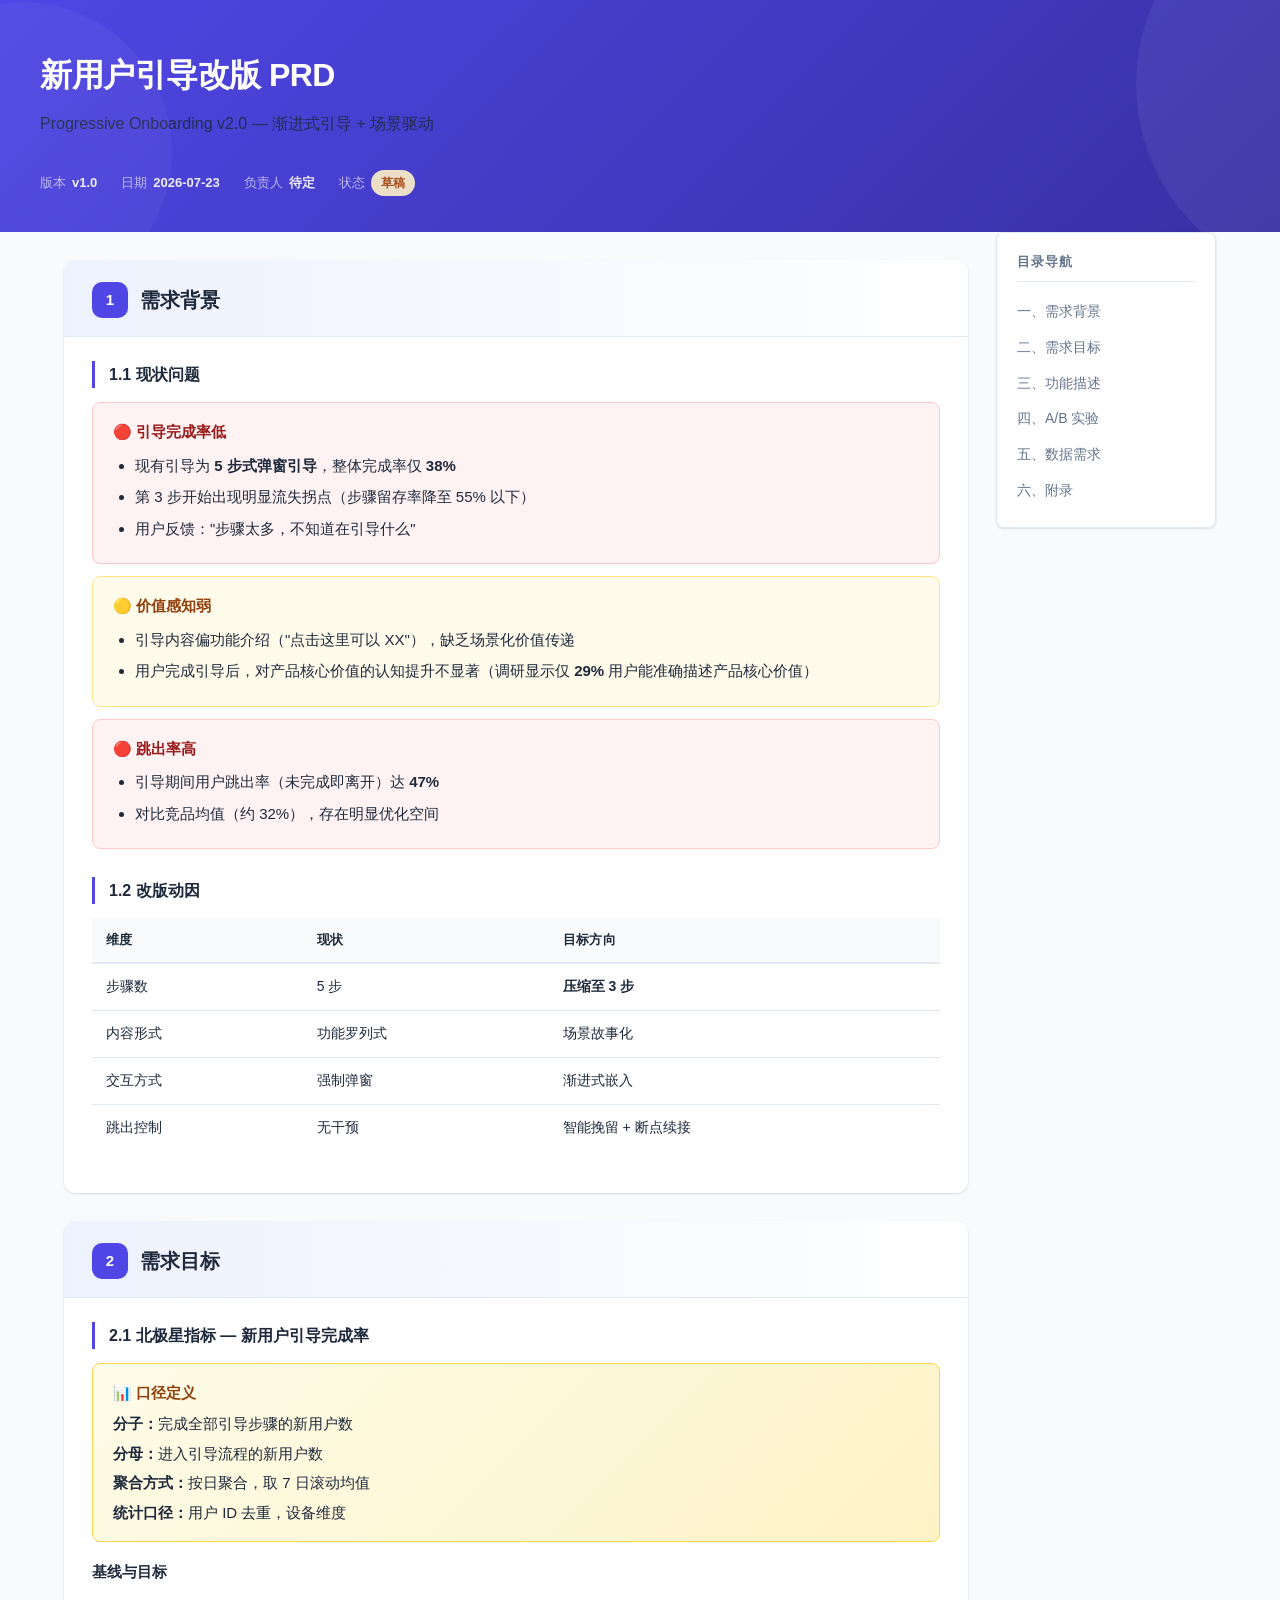
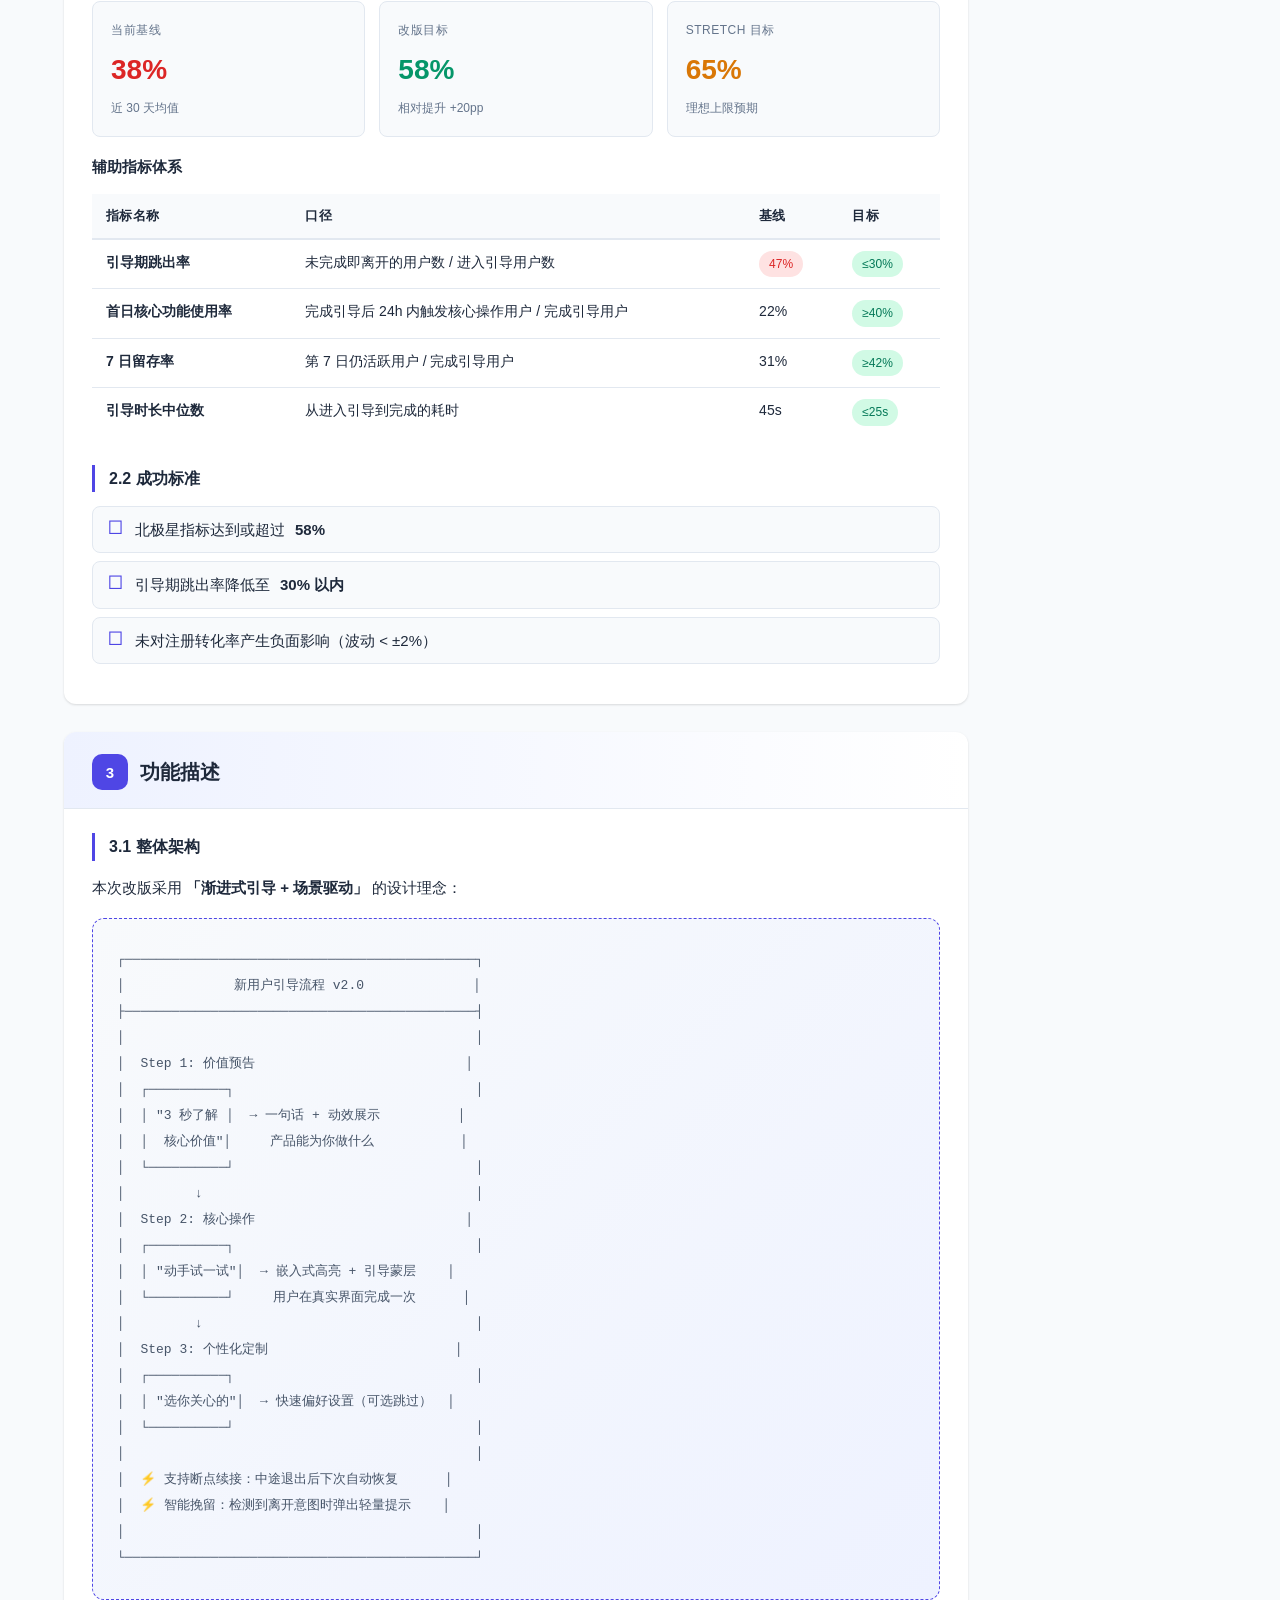
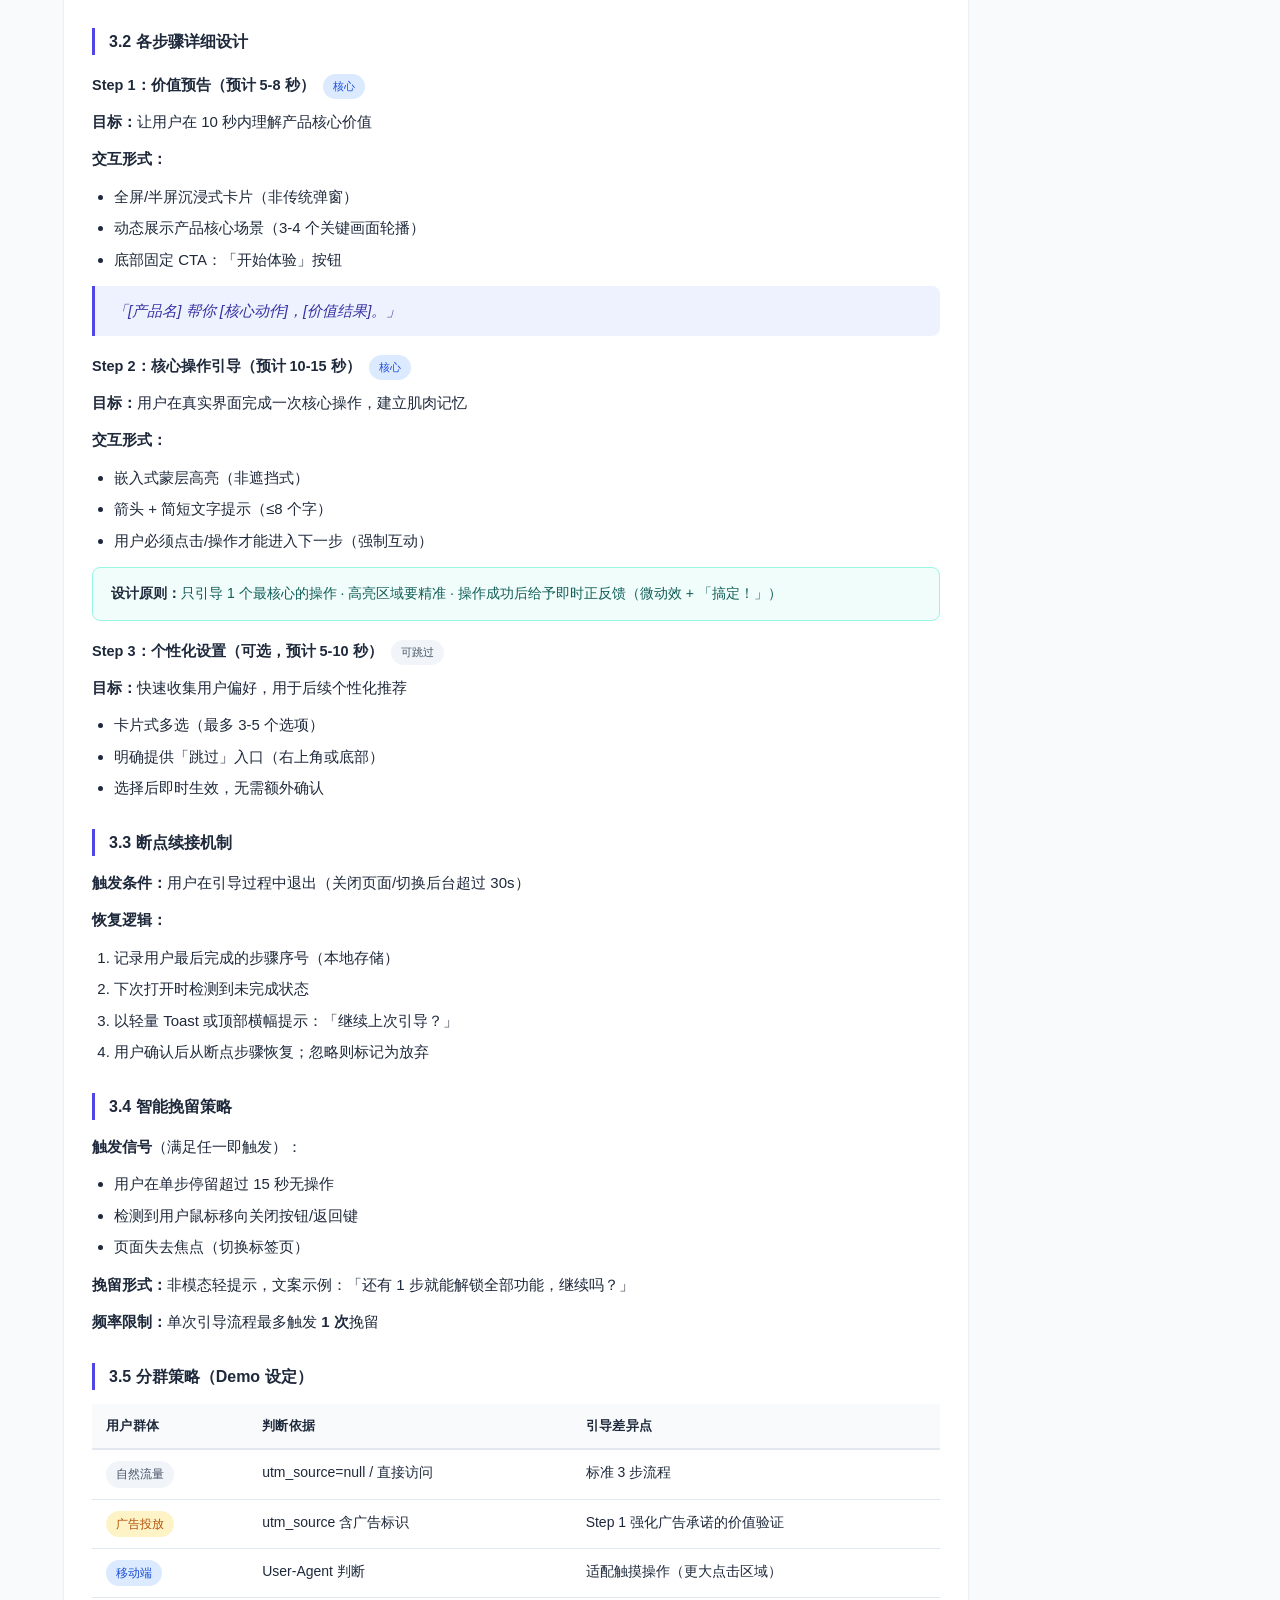
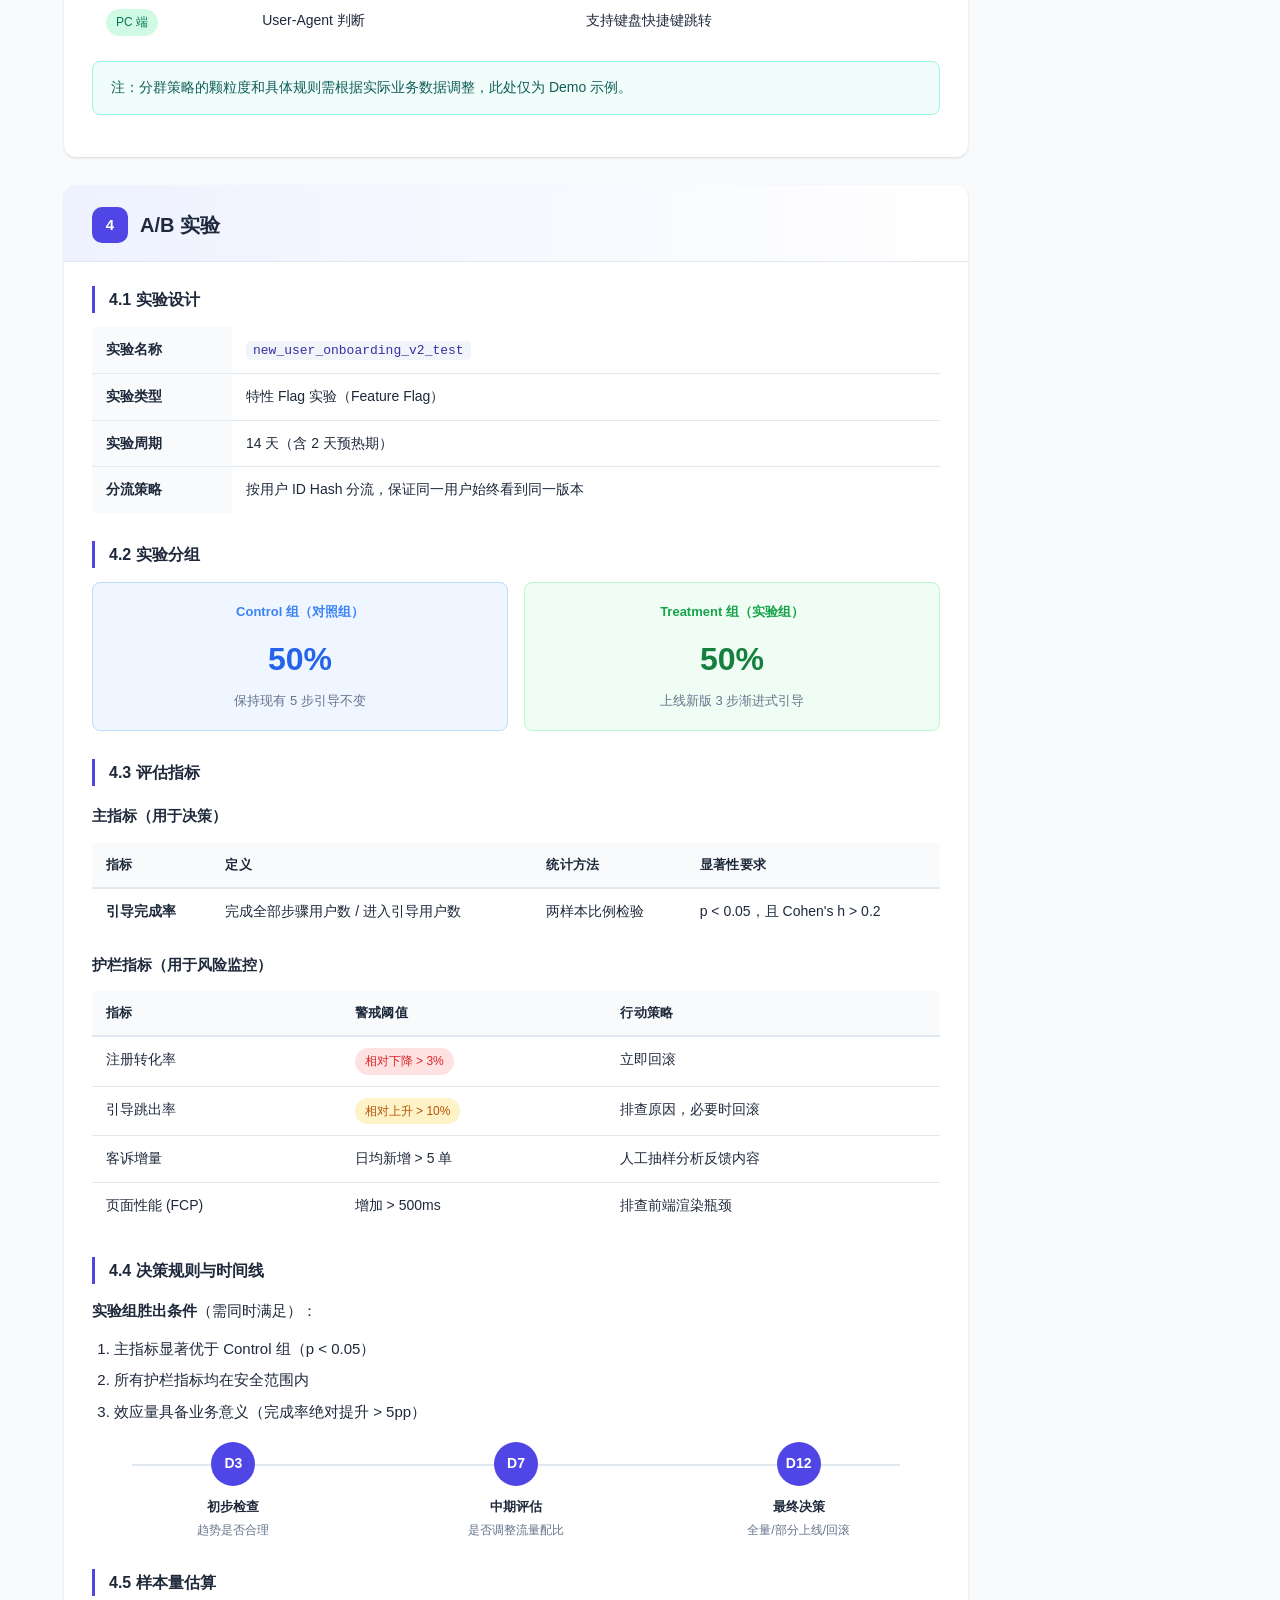
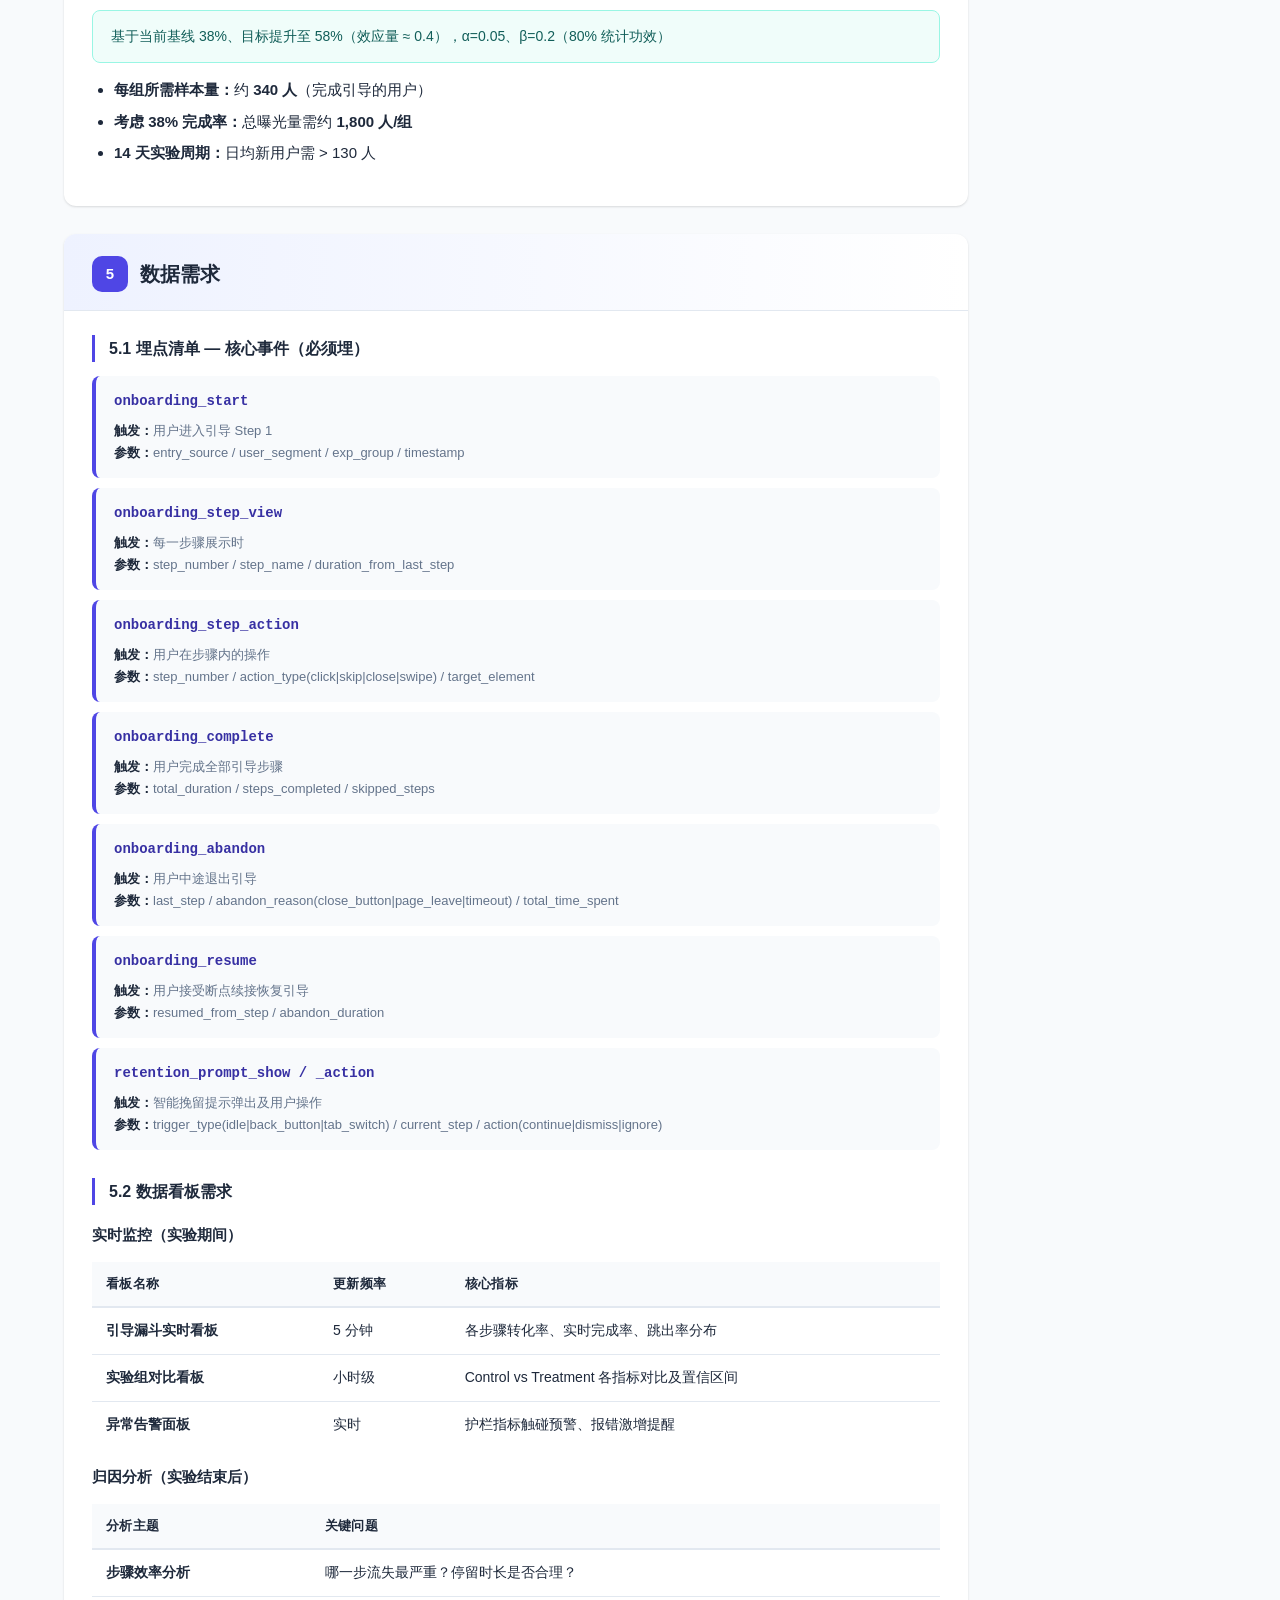
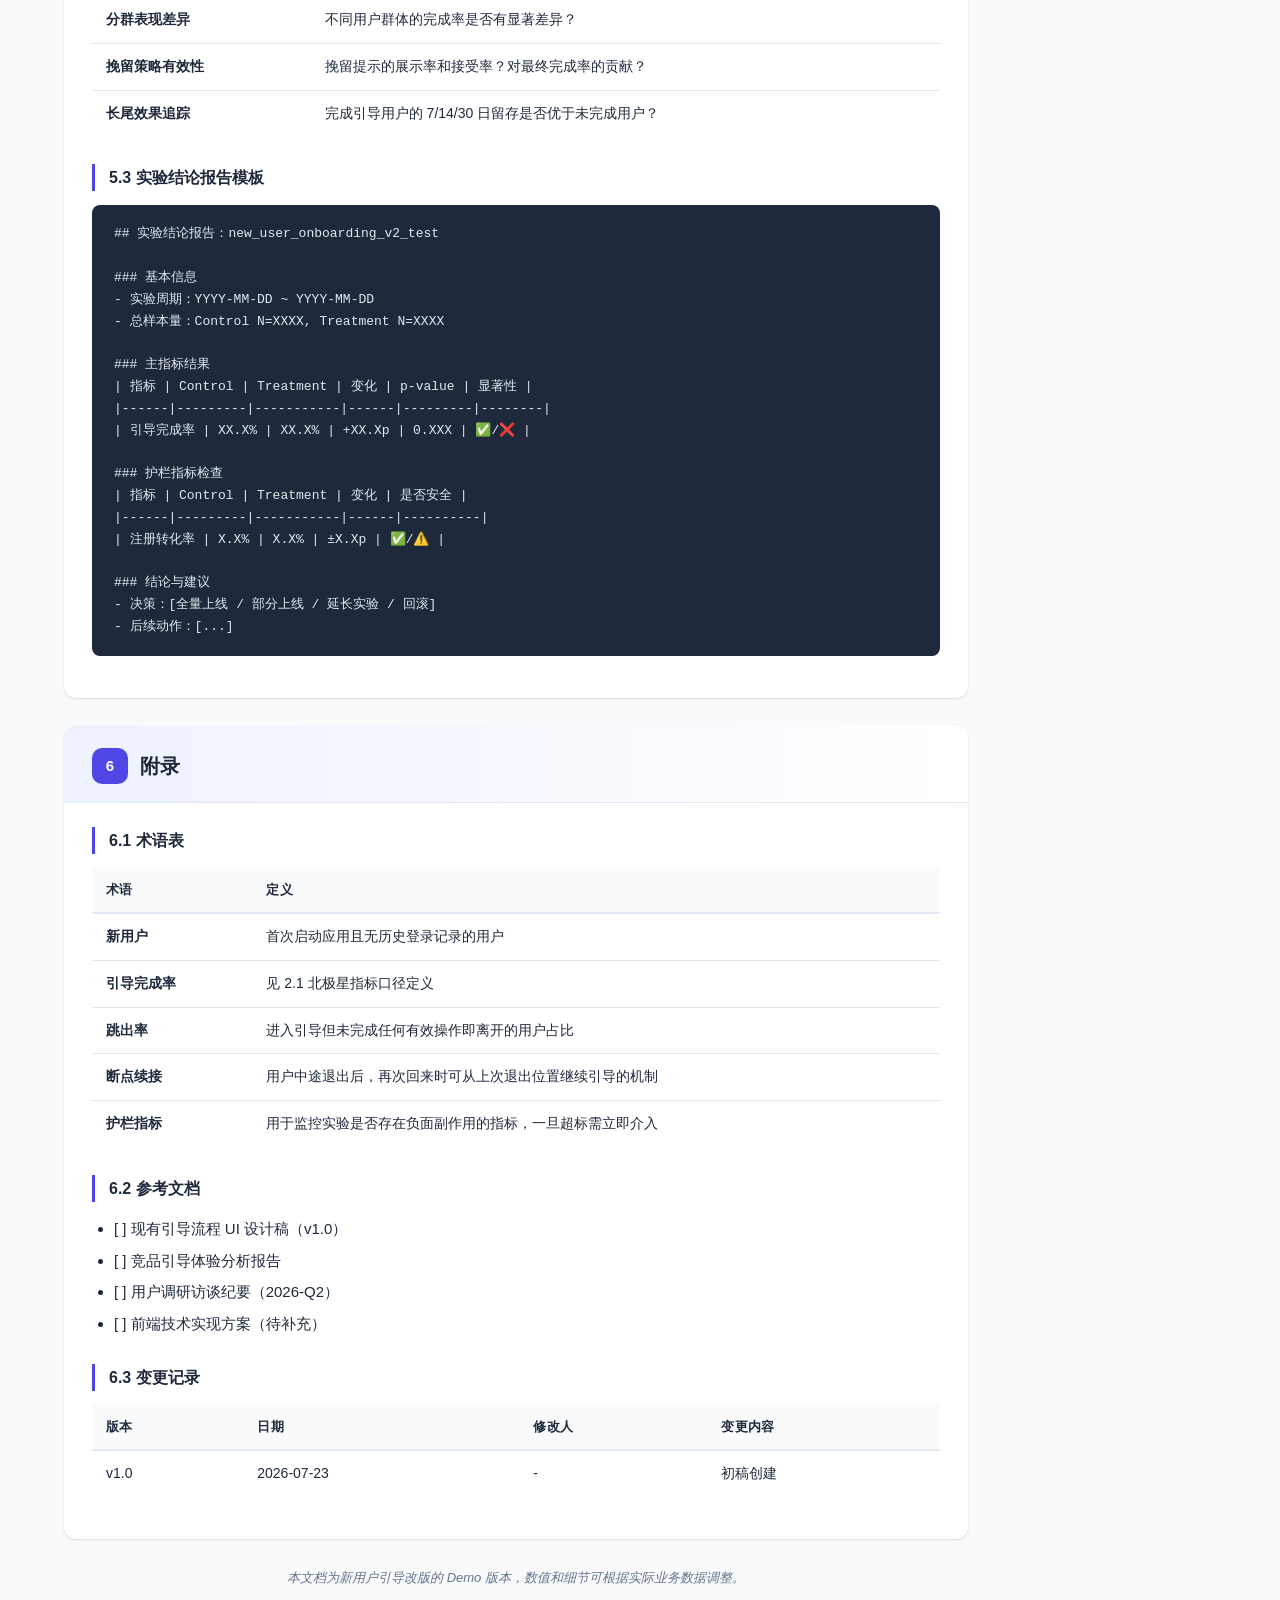
<file: demos/d_prd/index.html>
<!DOCTYPE html>
<html lang="zh-CN">
<head>
<meta charset="UTF-8">
<meta name="viewport" content="width=device-width, initial-scale=1.0">
<title>新用户引导改版 PRD</title>
<style>
  :root {
    --primary: #4f46e5;
    --primary-light: #eef2ff;
    --primary-dark: #3730a3;
    --success: #059669;
    --warning: #d97706;
    --danger: #dc2626;
    --text: #1e293b;
    --text-secondary: #64748b;
    --bg: #ffffff;
    --bg-secondary: #f8fafc;
    --border: #e2e8f0;
    --shadow: 0 1px 3px rgba(0,0,0,0.08), 0 1px 2px rgba(0,0,0,0.06);
    --shadow-lg: 0 10px 25px rgba(0,0,0,0.1);
    --radius: 12px;
    --radius-sm: 8px;
  }

  * { margin: 0; padding: 0; box-sizing: border-box; }

  body {
    font-family: -apple-system, BlinkMacSystemFont, "Segoe UI", "PingFang SC", "Hiragino Sans GB", "Microsoft YaHei", sans-serif;
    color: var(--text);
    background: var(--bg-secondary);
    line-height: 1.7;
    font-size: 15px;
  }

  /* Header */
  .doc-header {
    background: linear-gradient(135deg, var(--primary) 0%, var(--primary-dark) 100%);
    color: white;
    padding: 48px 40px 36px;
    position: relative;
    overflow: hidden;
  }
  .doc-header::before {
    content: '';
    position: absolute;
    top: -50%;
    right: -20%;
    width: 400px;
    height: 400px;
    border-radius: 50%;
    background: rgba(255,255,255,0.06);
  }
  .doc-header::after {
    content: '';
    position: absolute;
    bottom: -30%;
    left: -10%;
    width: 300px;
    height: 300px;
    border-radius: 50%;
    background: rgba(255,255,255,0.04);
  }
  .doc-header h1 {
    font-size: 32px;
    font-weight: 700;
    letter-spacing: -0.5px;
    margin-bottom: 8px;
    position: relative;
  }
  .doc-header .subtitle {
    opacity: 0.85;
    font-size: 16px;
    position: relative;
  }
  .meta-table {
    display: inline-flex;
    gap: 24px;
    margin-top: 20px;
    position: relative;
    flex-wrap: wrap;
  }
  .meta-item {
    display: flex;
    align-items: center;
    gap: 6px;
    font-size: 13px;
    opacity: 0.9;
  }
  .meta-item .label { opacity: 0.7; }
  .meta-item .value { font-weight: 600; }

  /* Container */
  .container {
    max-width: 960px;
    margin: 0 auto;
    padding: 0 24px 60px;
  }

  /* Section */
  .section {
    background: var(--bg);
    border-radius: var(--radius);
    box-shadow: var(--shadow);
    margin-top: 28px;
    overflow: hidden;
  }
  .section-header {
    display: flex;
    align-items: center;
    gap: 12px;
    padding: 22px 28px 18px;
    border-bottom: 1px solid var(--border);
    background: linear-gradient(to right, var(--primary-light), transparent);
  }
  .section-num {
    width: 36px;
    height: 36px;
    border-radius: 10px;
    background: var(--primary);
    color: white;
    display: flex;
    align-items: center;
    justify-content: center;
    font-weight: 700;
    font-size: 15px;
    flex-shrink: 0;
  }
  .section-title {
    font-size: 20px;
    font-weight: 700;
    color: var(--text);
  }
  .section-body {
    padding: 24px 28px 28px;
  }

  /* Sub section */
  .sub-section {
    margin-bottom: 28px;
  }
  .sub-section:last-child { margin-bottom: 0; }
  .sub-title {
    font-size: 16px;
    font-weight: 600;
    color: var(--text);
    margin-bottom: 14px;
    padding-left: 14px;
    border-left: 3px solid var(--primary);
  }
  .sub-sub-title {
    font-size: 14.5px;
    font-weight: 600;
    color: var(--text);
    margin: 18px 0 10px;
  }

  /* Text blocks */
  p { margin-bottom: 12px; color: var(--text); }
  strong { color: var(--text); font-weight: 600; }
  ul, ol { padding-left: 22px; margin-bottom: 12px; }
  li { margin-bottom: 6px; }
  blockquote {
    border-left: 3px solid var(--primary);
    padding: 12px 18px;
    margin: 14px 0;
    background: var(--primary-light);
    border-radius: 0 var(--radius-sm) var(--radius-sm) 0;
    color: var(--primary-dark);
    font-style: italic;
  }
  code {
    background: #f1f5f9;
    padding: 2px 7px;
    border-radius: 5px;
    font-size: 13px;
    font-family: "SF Mono", "Fira Code", monospace;
    color: var(--primary-dark);
  }
  pre {
    background: #1e293b;
    color: #e2e8f0;
    padding: 18px 22px;
    border-radius: var(--radius-sm);
    overflow-x: auto;
    font-size: 13.5px;
    line-height: 1.6;
    margin: 14px 0;
  }
  pre code {
    background: none;
    padding: 0;
    color: inherit;
  }

  /* Tables */
  table {
    width: 100%;
    border-collapse: collapse;
    margin: 14px 0;
    font-size: 14px;
  }
  thead th {
    background: var(--bg-secondary);
    color: var(--text);
    font-weight: 600;
    text-align: left;
    padding: 11px 14px;
    border-bottom: 2px solid var(--border);
    font-size: 13px;
    letter-spacing: 0.3px;
    text-transform: uppercase;
  }
  tbody td {
    padding: 11px 14px;
    border-bottom: 1px solid var(--border);
    vertical-align: top;
  }
  tbody tr:hover { background: var(--bg-secondary); }
  tbody tr:last-child td { border-bottom: none; }

  /* Metric cards */
  .metric-grid {
    display: grid;
    grid-template-columns: repeat(auto-fit, minmax(200px, 1fr));
    gap: 14px;
    margin: 16px 0;
  }
  .metric-card {
    background: var(--bg-secondary);
    border-radius: var(--radius-sm);
    padding: 18px;
    border: 1px solid var(--border);
  }
  .metric-card .metric-label {
    font-size: 12px;
    color: var(--text-secondary);
    text-transform: uppercase;
    letter-spacing: 0.5px;
    margin-bottom: 6px;
  }
  .metric-card .metric-value {
    font-size: 28px;
    font-weight: 800;
    color: var(--primary);
  }
  .metric-card .metric-desc {
    font-size: 12px;
    color: var(--text-secondary);
    margin-top: 4px;
  }
  .metric-card.success .metric-value { color: var(--success); }
  .metric-card.warning .metric-value { color: var(--warning); }
  .metric-card.danger .metric-value { color: var(--danger); }

  /* Flow diagram area */
  .flow-diagram {
    background: linear-gradient(135deg, #f8fafc 0%, #eef2ff 100%);
    border: 1px dashed var(--primary);
    border-radius: var(--radius);
    padding: 28px 24px;
    margin: 18px 0;
    font-family: "SF Mono", "Fira Code", monospace;
    font-size: 13px;
    line-height: 2;
    color: #475569;
    white-space: pre;
    overflow-x: auto;
  }

  /* Checklist */
  .checklist {
    list-style: none;
    padding-left: 0 !important;
  }
  .checklist li {
    display: flex;
    align-items: flex-start;
    gap: 10px;
    padding: 10px 14px;
    background: var(--bg-secondary);
    border-radius: var(--radius-sm);
    margin-bottom: 8px;
    border: 1px solid var(--border);
  }
  .checklist li::before {
    content: '☐';
    font-size: 18px;
    color: var(--primary);
    flex-shrink: 0;
    line-height: 1.3;
  }

  /* Event cards */
  .event-list {
    display: flex;
    flex-direction: column;
    gap: 10px;
    margin: 14px 0;
  }
  .event-card {
    background: var(--bg-secondary);
    border-radius: var(--radius-sm);
    padding: 14px 18px;
    border-left: 4px solid var(--primary);
  }
  .event-name {
    font-family: "SF Mono", "Fira Code", monospace;
    font-weight: 600;
    color: var(--primary-dark);
    font-size: 14px;
    margin-bottom: 6px;
  }
  .event-detail {
    font-size: 13px;
    color: var(--text-secondary);
  }

  /* Tags / badges */
  .tag {
    display: inline-block;
    padding: 3px 10px;
    border-radius: 20px;
    font-size: 12px;
    font-weight: 500;
  }
  .tag-blue { background: #dbeafe; color: #1d4ed8; }
  .tag-green { background: #d1fae5; color: #047857; }
  .tag-orange { background: #fef3c7; color: #b45309; }
  .tag-red { background: #fee2e2; color: #dc2626; }
  .tag-gray { background: #f1f5f9; color: #475569; }

  /* Footer note */
  .footer-note {
    text-align: center;
    padding: 28px 0 10px;
    color: var(--text-secondary);
    font-size: 13px;
    font-style: italic;
  }

  /* TOC sidebar nav (sticky) */
  .toc-nav {
    position: sticky;
    top: 20px;
    background: var(--bg);
    border-radius: var(--radius-sm);
    padding: 18px 20px;
    border: 1px solid var(--border);
    box-shadow: var(--shadow);
  }
  .toc-nav h4 {
    font-size: 13px;
    text-transform: uppercase;
    letter-spacing: 1px;
    color: var(--text-secondary);
    margin-bottom: 12px;
    padding-bottom: 8px;
    border-bottom: 1px solid var(--border);
  }
  .toc-nav a {
    display: block;
    padding: 6px 0;
    color: var(--text-secondary);
    text-decoration: none;
    font-size: 14px;
    transition: color 0.2s;
  }
  .toc-nav a:hover { color: var(--primary); }

  /* Two column layout for wider screens */
  @media (min-width: 1100px) {
    .main-layout {
      display: grid;
      grid-template-columns: 1fr 220px;
      gap: 28px;
      align-items: start;
      max-width: 1200px;
      margin: 0 auto;
      padding: 0 24px 60px;
    }
    .toc-wrapper { order: 2; }
    .content-wrapper { order: 1; min-width: 0; }
  }

  /* Responsive */
  @media (max-width: 640px) {
    .doc-header { padding: 32px 20px 24px; }
    .doc-header h1 { font-size: 24px; }
    .meta-table { gap: 14px; }
    .section-header { padding: 18px 18px 14px; }
    .section-body { padding: 18px 18px 22px; }
    .metric-grid { grid-template-columns: 1fr 1fr; }
    table { font-size: 13px; }
    thead th, tbody td { padding: 8px 10px; }
  }

  /* Highlight box */
  .highlight-box {
    background: linear-gradient(135deg, #fefce8 0%, #fef3c7 100%);
    border: 1px solid #fcd34d;
    border-radius: var(--radius-sm);
    padding: 16px 20px;
    margin: 14px 0;
  }
  .highlight-box .title {
    font-weight: 600;
    color: #92400e;
    margin-bottom: 6px;
  }

  /* Info box */
  .info-box {
    background: #f0fdfa;
    border: 1px solid #99f6e4;
    border-radius: var(--radius-sm);
    padding: 14px 18px;
    margin: 14px 0;
    font-size: 14px;
    color: #115e59;
  }

  /* Decision timeline */
  .timeline {
    display: flex;
    gap: 0;
    margin: 18px 0;
    position: relative;
  }
  .timeline::before {
    content: '';
    position: absolute;
    top: 22px;
    left: 40px;
    right: 40px;
    height: 2px;
    background: var(--border);
  }
  .timeline-item {
    flex: 1;
    text-align: center;
    position: relative;
  }
  .timeline-dot {
    width: 44px;
    height: 44px;
    border-radius: 50%;
    background: var(--primary);
    color: white;
    display: inline-flex;
    align-items: center;
    justify-content: center;
    font-weight: 700;
    font-size: 14px;
    position: relative;
    z-index: 1;
  }
  .timeline-label {
    margin-top: 10px;
    font-size: 13px;
    font-weight: 600;
    color: var(--text);
  }
  .timeline-desc {
    font-size: 12px;
    color: var(--text-secondary);
    margin-top: 2px;
  }
</style>
</head>
<body>

<!-- Header -->
<div class="doc-header">
  <h1>新用户引导改版 PRD</h1>
  <p class="subtitle">Progressive Onboarding v2.0 — 渐进式引导 + 场景驱动</p>
  <div class="meta-table">
    <div class="meta-item"><span class="label">版本</span><span class="value">v1.0</span></div>
    <div class="meta-item"><span class="label">日期</span><span class="value">2026-07-23</span></div>
    <div class="meta-item"><span class="label">负责人</span><span class="value">待定</span></div>
    <div class="meta-item"><span class="label">状态</span><span class="value tag tag-orange">草稿</span></div>
  </div>
</div>

<!-- Main Layout -->
<div class="main-layout">

  <!-- TOC -->
  <div class="toc-wrapper">
    <nav class="toc-nav">
      <h4>目录导航</h4>
      <a href="#sec1">一、需求背景</a>
      <a href="#sec2">二、需求目标</a>
      <a href="#sec3">三、功能描述</a>
      <a href="#sec4">四、A/B 实验</a>
      <a href="#sec5">五、数据需求</a>
      <a href="#sec6">六、附录</a>
    </nav>
  </div>

  <!-- Content -->
  <div class="content-wrapper">

    <!-- Section 1 -->
    <section class="section" id="sec1">
      <div class="section-header">
        <div class="section-num">1</div>
        <h2 class="section-title">需求背景</h2>
      </div>
      <div class="section-body">
        <div class="sub-section">
          <h3 class="sub-title">1.1 现状问题</h3>

          <!-- Pain point cards -->
          <div style="display:flex;flex-direction:column;gap:12px;margin-bottom:18px;">
            <div style="background:#fef2f2;border:1px solid #fecaca;border-radius:var(--radius-sm);padding:16px 20px;">
              <strong style="color:#991b1b;">🔴 引导完成率低</strong>
              <ul style="margin-top:8px;margin-bottom:0;">
                <li>现有引导为 <strong>5 步式弹窗引导</strong>，整体完成率仅 <strong>38%</strong></li>
                <li>第 3 步开始出现明显流失拐点（步骤留存率降至 55% 以下）</li>
                <li>用户反馈："步骤太多，不知道在引导什么"</li>
              </ul>
            </div>
            <div style="background:#fffbeb;border:1px solid #fde68a;border-radius:var(--radius-sm);padding:16px 20px;">
              <strong style="color:#92400e;">🟡 价值感知弱</strong>
              <ul style="margin-top:8px;margin-bottom:0;">
                <li>引导内容偏功能介绍（"点击这里可以 XX"），缺乏场景化价值传递</li>
                <li>用户完成引导后，对产品核心价值的认知提升不显著（调研显示仅 <strong>29%</strong> 用户能准确描述产品核心价值）</li>
              </ul>
            </div>
            <div style="background:#fef2f2;border:1px solid #fecaca;border-radius:var(--radius-sm);padding:16px 20px;">
              <strong style="color:#991b1b;">🔴 跳出率高</strong>
              <ul style="margin-top:8px;margin-bottom:0;">
                <li>引导期间用户跳出率（未完成即离开）达 <strong>47%</strong></li>
                <li>对比竞品均值（约 32%），存在明显优化空间</li>
              </ul>
            </div>
          </div>
        </div>

        <div class="sub-section">
          <h3 class="sub-title">1.2 改版动因</h3>
          <table>
            <thead>
              <tr><th>维度</th><th>现状</th><th>目标方向</th></tr>
            </thead>
            <tbody>
              <tr><td>步骤数</td><td>5 步</td><td><strong>压缩至 3 步</strong></td></tr>
              <tr><td>内容形式</td><td>功能罗列式</td><td>场景故事化</td></tr>
              <tr><td>交互方式</td><td>强制弹窗</td><td>渐进式嵌入</td></tr>
              <tr><td>跳出控制</td><td>无干预</td><td>智能挽留 + 断点续接</td></tr>
            </tbody>
          </table>
        </div>
      </div>
    </section>

    <!-- Section 2 -->
    <section class="section" id="sec2">
      <div class="section-header">
        <div class="section-num">2</div>
        <h2 class="section-title">需求目标</h2>
      </div>
      <div class="section-body">
        <div class="sub-section">
          <h3 class="sub-title">2.1 北极星指标 — 新用户引导完成率</h3>

          <div class="highlight-box">
            <div class="title">📊 口径定义</div>
            <p style="margin-bottom:4px;"><strong>分子：</strong>完成全部引导步骤的新用户数</p>
            <p style="margin-bottom:4px;"><strong>分母：</strong>进入引导流程的新用户数</p>
            <p style="margin-bottom:4px;"><strong>聚合方式：</strong>按日聚合，取 7 日滚动均值</p>
            <p style="margin-bottom:0;"><strong>统计口径：</strong>用户 ID 去重，设备维度</p>
          </div>

          <h4 class="sub-sub-title">基线与目标</h4>
          <div class="metric-grid">
            <div class="metric-card danger">
              <div class="metric-label">当前基线</div>
              <div class="metric-value">38%</div>
              <div class="metric-desc">近 30 天均值</div>
            </div>
            <div class="metric-card success">
              <div class="metric-label">改版目标</div>
              <div class="metric-value">58%</div>
              <div class="metric-desc">相对提升 +20pp</div>
            </div>
            <div class="metric-card warning">
              <div class="metric-label">Stretch 目标</div>
              <div class="metric-value">65%</div>
              <div class="metric-desc">理想上限预期</div>
            </div>
          </div>

          <h4 class="sub-sub-title">辅助指标体系</h4>
          <table>
            <thead>
              <tr><th>指标名称</th><th>口径</th><th>基线</th><th>目标</th></tr>
            </thead>
            <tbody>
              <tr><td><strong>引导期跳出率</strong></td><td>未完成即离开的用户数 / 进入引导用户数</td><td><span class="tag tag-red">47%</span></td><td><span class="tag tag-green">≤30%</span></td></tr>
              <tr><td><strong>首日核心功能使用率</strong></td><td>完成引导后 24h 内触发核心操作用户 / 完成引导用户</td><td>22%</td><td><span class="tag tag-green">≥40%</span></td></tr>
              <tr><td><strong>7 日留存率</strong></td><td>第 7 日仍活跃用户 / 完成引导用户</td><td>31%</td><td><span class="tag tag-green">≥42%</span></td></tr>
              <tr><td><strong>引导时长中位数</strong></td><td>从进入引导到完成的耗时</td><td>45s</td><td><span class="tag tag-green">≤25s</span></td></tr>
            </tbody>
          </table>
        </div>

        <div class="sub-section">
          <h3 class="sub-title">2.2 成功标准</h3>
          <ul class="checklist">
            <li>北极星指标达到或超过 <strong>58%</strong></li>
            <li>引导期跳出率降低至 <strong>30% 以内</strong></li>
            <li>未对注册转化率产生负面影响（波动 &lt; ±2%）</li>
          </ul>
        </div>
      </div>
    </section>

    <!-- Section 3 -->
    <section class="section" id="sec3">
      <div class="section-header">
        <div class="section-num">3</div>
        <h2 class="section-title">功能描述</h2>
      </div>
      <div class="section-body">
        <div class="sub-section">
          <h3 class="sub-title">3.1 整体架构</h3>
          <p>本次改版采用 <strong>「渐进式引导 + 场景驱动」</strong> 的设计理念：</p>

          <div class="flow-diagram">┌─────────────────────────────────────────────┐
│              新用户引导流程 v2.0              │
├─────────────────────────────────────────────┤
│                                             │
│  Step 1: 价值预告                           │
│  ┌──────────┐                               │
│  │ "3 秒了解 │  → 一句话 + 动效展示          │
│  │  核心价值"│     产品能为你做什么           │
│  └──────────┘                               │
│         ↓                                   │
│  Step 2: 核心操作                           │
│  ┌──────────┐                               │
│  │ "动手试一试"│  → 嵌入式高亮 + 引导蒙层    │
│  └──────────┘     用户在真实界面完成一次      │
│         ↓                                   │
│  Step 3: 个性化定制                        │
│  ┌──────────┐                               │
│  │ "选你关心的"│  → 快速偏好设置（可选跳过）  │
│  └──────────┘                               │
│                                             │
│  ⚡ 支持断点续接：中途退出后下次自动恢复      │
│  ⚡ 智能挽留：检测到离开意图时弹出轻量提示    │
│                                             │
└─────────────────────────────────────────────┘</div>
        </div>

        <div class="sub-section">
          <h3 class="sub-title">3.2 各步骤详细设计</h3>

          <h4 class="sub-sub-title">Step 1：价值预告（预计 5-8 秒）<span class="tag tag-blue" style="margin-left:8px;font-size:11px;">核心</span></h4>
          <p><strong>目标：</strong>让用户在 10 秒内理解产品核心价值</p>
          <p><strong>交互形式：</strong></p>
          <ul>
            <li>全屏/半屏沉浸式卡片（非传统弹窗）</li>
            <li>动态展示产品核心场景（3-4 个关键画面轮播）</li>
            <li>底部固定 CTA：「开始体验」按钮</li>
          </ul>
          <blockquote>「[产品名] 帮你 [核心动作]，[价值结果]。」</blockquote>

          <h4 class="sub-sub-title">Step 2：核心操作引导（预计 10-15 秒）<span class="tag tag-blue" style="margin-left:8px;font-size:11px;">核心</span></h4>
          <p><strong>目标：</strong>用户在真实界面完成一次核心操作，建立肌肉记忆</p>
          <p><strong>交互形式：</strong></p>
          <ul>
            <li>嵌入式蒙层高亮（非遮挡式）</li>
            <li>箭头 + 简短文字提示（≤8 个字）</li>
            <li>用户必须点击/操作才能进入下一步（强制互动）</li>
          </ul>
          <div class="info-box">
            <strong>设计原则：</strong>只引导 1 个最核心的操作 · 高亮区域要精准 · 操作成功后给予即时正反馈（微动效 + 「搞定！」）
          </div>

          <h4 class="sub-sub-title">Step 3：个性化设置（可选，预计 5-10 秒）<span class="tag tag-gray" style="margin-left:8px;font-size:11px;">可跳过</span></h4>
          <p><strong>目标：</strong>快速收集用户偏好，用于后续个性化推荐</p>
          <ul>
            <li>卡片式多选（最多 3-5 个选项）</li>
            <li>明确提供「跳过」入口（右上角或底部）</li>
            <li>选择后即时生效，无需额外确认</li>
          </ul>
        </div>

        <div class="sub-section">
          <h3 class="sub-title">3.3 断点续接机制</h3>
          <p><strong>触发条件：</strong>用户在引导过程中退出（关闭页面/切换后台超过 30s）</p>
          <p><strong>恢复逻辑：</strong></p>
          <ol>
            <li>记录用户最后完成的步骤序号（本地存储）</li>
            <li>下次打开时检测到未完成状态</li>
            <li>以轻量 Toast 或顶部横幅提示：「继续上次引导？」</li>
            <li>用户确认后从断点步骤恢复；忽略则标记为放弃</li>
          </ol>
        </div>

        <div class="sub-section">
          <h3 class="sub-title">3.4 智能挽留策略</h3>
          <p><strong>触发信号</strong>（满足任一即触发）：</p>
          <ul>
            <li>用户在单步停留超过 15 秒无操作</li>
            <li>检测到用户鼠标移向关闭按钮/返回键</li>
            <li>页面失去焦点（切换标签页）</li>
          </ul>
          <p><strong>挽留形式：</strong>非模态轻提示，文案示例：「还有 1 步就能解锁全部功能，继续吗？」</p>
          <p><strong>频率限制：</strong>单次引导流程最多触发 <strong>1 次</strong>挽留</p>
        </div>

        <div class="sub-section">
          <h3 class="sub-title">3.5 分群策略（Demo 设定）</h3>
          <table>
            <thead>
              <tr><th>用户群体</th><th>判断依据</th><th>引导差异点</th></tr>
            </thead>
            <tbody>
              <tr><td><span class="tag tag-gray">自然流量</span></td><td>utm_source=null / 直接访问</td><td>标准 3 步流程</td></tr>
              <tr><td><span class="tag tag-orange">广告投放</span></td><td>utm_source 含广告标识</td><td>Step 1 强化广告承诺的价值验证</td></tr>
              <tr><td><span class="tag tag-blue">移动端</span></td><td>User-Agent 判断</td><td>适配触摸操作（更大点击区域）</td></tr>
              <tr><td><span class="tag tag-green">PC 端</span></td><td>User-Agent 判断</td><td>支持键盘快捷键跳转</td></tr>
            </tbody>
          </table>
          <div class="info-box">注：分群策略的颗粒度和具体规则需根据实际业务数据调整，此处仅为 Demo 示例。</div>
        </div>
      </div>
    </section>

    <!-- Section 4 -->
    <section class="section" id="sec4">
      <div class="section-header">
        <div class="section-num">4</div>
        <h2 class="section-title">A/B 实验</h2>
      </div>
      <div class="section-body">
        <div class="sub-section">
          <h3 class="sub-title">4.1 实验设计</h3>
          <table>
            <tbody>
              <tr><td style="width:140px;background:var(--bg-secondary);font-weight:600;">实验名称</td><td><code>new_user_onboarding_v2_test</code></td></tr>
              <tr><td style="background:var(--bg-secondary);font-weight:600;">实验类型</td><td>特性 Flag 实验（Feature Flag）</td></tr>
              <tr><td style="background:var(--bg-secondary);font-weight:600;">实验周期</td><td>14 天（含 2 天预热期）</td></tr>
              <tr><td style="background:var(--bg-secondary);font-weight:600;">分流策略</td><td>按用户 ID Hash 分流，保证同一用户始终看到同一版本</td></tr>
            </tbody>
          </table>
        </div>

        <div class="sub-section">
          <h3 class="sub-title">4.2 实验分组</h3>
          <div style="display:grid;grid-template-columns:1fr 1fr;gap:16px;margin-top:12px;">
            <div style="background:#eff6ff;border:1px solid #bfdbfe;border-radius:var(--radius-sm);padding:18px;text-align:center;">
              <div style="font-size:13px;color:#3b82f6;font-weight:600;margin-bottom:8px;">Control 组（对照组）</div>
              <div style="font-size:32px;font-weight:800;color:#2563eb;">50%</div>
              <div style="font-size:13px;color:#64748b;margin-top:4px;">保持现有 5 步引导不变</div>
            </div>
            <div style="background:#f0fdf4;border:1px solid #bbf7d0;border-radius:var(--radius-sm);padding:18px;text-align:center;">
              <div style="font-size:13px;color:#16a34a;font-weight:600;margin-bottom:8px;">Treatment 组（实验组）</div>
              <div style="font-size:32px;font-weight:800;color:#15803d;">50%</div>
              <div style="font-size:13px;color:#64748b;margin-top:4px;">上线新版 3 步渐进式引导</div>
            </div>
          </div>
        </div>

        <div class="sub-section">
          <h3 class="sub-title">4.3 评估指标</h3>
          <h4 class="sub-sub-title">主指标（用于决策）</h4>
          <table>
            <thead>
              <tr><th>指标</th><th>定义</th><th>统计方法</th><th>显著性要求</th></tr>
            </thead>
            <tbody>
              <tr><td><strong>引导完成率</strong></td><td>完成全部步骤用户数 / 进入引导用户数</td><td>两样本比例检验</td><td>p &lt; 0.05，且 Cohen's h > 0.2</td></tr>
            </tbody>
          </table>

          <h4 class="sub-sub-title">护栏指标（用于风险监控）</h4>
          <table>
            <thead>
              <tr><th>指标</th><th>警戒阈值</th><th>行动策略</th></tr>
            </thead>
            <tbody>
              <tr><td>注册转化率</td><td><span class="tag tag-red">相对下降 > 3%</span></td><td>立即回滚</td></tr>
              <tr><td>引导跳出率</td><td><span class="tag tag-orange">相对上升 > 10%</span></td><td>排查原因，必要时回滚</td></tr>
              <tr><td>客诉增量</td><td>日均新增 > 5 单</td><td>人工抽样分析反馈内容</td></tr>
              <tr><td>页面性能 (FCP)</td><td>增加 > 500ms</td><td>排查前端渲染瓶颈</td></tr>
            </tbody>
          </table>
        </div>

        <div class="sub-section">
          <h3 class="sub-title">4.4 决策规则与时间线</h3>
          <p><strong>实验组胜出条件</strong>（需同时满足）：</p>
          <ol>
            <li>主指标显著优于 Control 组（p &lt; 0.05）</li>
            <li>所有护栏指标均在安全范围内</li>
            <li>效应量具备业务意义（完成率绝对提升 > 5pp）</li>
          </ol>

          <div class="timeline">
            <div class="timeline-item">
              <div class="timeline-dot">D3</div>
              <div class="timeline-label">初步检查</div>
              <div class="timeline-desc">趋势是否合理</div>
            </div>
            <div class="timeline-item">
              <div class="timeline-dot">D7</div>
              <div class="timeline-label">中期评估</div>
              <div class="timeline-desc">是否调整流量配比</div>
            </div>
            <div class="timeline-item">
              <div class="timeline-dot">D12</div>
              <div class="timeline-label">最终决策</div>
              <div class="timeline-desc">全量/部分上线/回滚</div>
            </div>
          </div>
        </div>

        <div class="sub-section">
          <h3 class="sub-title">4.5 样本量估算</h3>
          <div class="info-box">
            基于当前基线 38%、目标提升至 58%（效应量 ≈ 0.4），α=0.05、β=0.2（80% 统计功效）
          </div>
          <ul>
            <li><strong>每组所需样本量：</strong>约 <strong>340 人</strong>（完成引导的用户）</li>
            <li><strong>考虑 38% 完成率：</strong>总曝光量需约 <strong>1,800 人/组</strong></li>
            <li><strong>14 天实验周期：</strong>日均新用户需 > 130 人</li>
          </ul>
        </div>
      </div>
    </section>

    <!-- Section 5 -->
    <section class="section" id="sec5">
      <div class="section-header">
        <div class="section-num">5</div>
        <h2 class="section-title">数据需求</h2>
      </div>
      <div class="section-body">
        <div class="sub-section">
          <h3 class="sub-title">5.1 埋点清单 — 核心事件（必须埋）</h3>
          <div class="event-list">
            <div class="event-card">
              <div class="event-name">onboarding_start</div>
              <div class="event-detail"><strong>触发：</strong>用户进入引导 Step 1<br><strong>参数：</strong>entry_source / user_segment / exp_group / timestamp</div>
            </div>
            <div class="event-card">
              <div class="event-name">onboarding_step_view</div>
              <div class="event-detail"><strong>触发：</strong>每一步骤展示时<br><strong>参数：</strong>step_number / step_name / duration_from_last_step</div>
            </div>
            <div class="event-card">
              <div class="event-name">onboarding_step_action</div>
              <div class="event-detail"><strong>触发：</strong>用户在步骤内的操作<br><strong>参数：</strong>step_number / action_type(click|skip|close|swipe) / target_element</div>
            </div>
            <div class="event-card">
              <div class="event-name">onboarding_complete</div>
              <div class="event-detail"><strong>触发：</strong>用户完成全部引导步骤<br><strong>参数：</strong>total_duration / steps_completed / skipped_steps</div>
            </div>
            <div class="event-card">
              <div class="event-name">onboarding_abandon</div>
              <div class="event-detail"><strong>触发：</strong>用户中途退出引导<br><strong>参数：</strong>last_step / abandon_reason(close_button|page_leave|timeout) / total_time_spent</div>
            </div>
            <div class="event-card">
              <div class="event-name">onboarding_resume</div>
              <div class="event-detail"><strong>触发：</strong>用户接受断点续接恢复引导<br><strong>参数：</strong>resumed_from_step / abandon_duration</div>
            </div>
            <div class="event-card">
              <div class="event-name">retention_prompt_show / _action</div>
              <div class="event-detail"><strong>触发：</strong>智能挽留提示弹出及用户操作<br><strong>参数：</strong>trigger_type(idle|back_button|tab_switch) / current_step / action(continue|dismiss|ignore)</div>
            </div>
          </div>
        </div>

        <div class="sub-section">
          <h3 class="sub-title">5.2 数据看板需求</h3>
          <h4 class="sub-sub-title">实时监控（实验期间）</h4>
          <table>
            <thead>
              <tr><th>看板名称</th><th>更新频率</th><th>核心指标</th></tr>
            </thead>
            <tbody>
              <tr><td><strong>引导漏斗实时看板</strong></td><td>5 分钟</td><td>各步骤转化率、实时完成率、跳出率分布</td></tr>
              <tr><td><strong>实验组对比看板</strong></td><td>小时级</td><td>Control vs Treatment 各指标对比及置信区间</td></tr>
              <tr><td><strong>异常告警面板</strong></td><td>实时</td><td>护栏指标触碰预警、报错激增提醒</td></tr>
            </tbody>
          </table>

          <h4 class="sub-sub-title">归因分析（实验结束后）</h4>
          <table>
            <thead>
              <tr><th>分析主题</th><th>关键问题</th></tr>
            </thead>
            <tbody>
              <tr><td><strong>步骤效率分析</strong></td><td>哪一步流失最严重？停留时长是否合理？</td></tr>
              <tr><td><strong>分群表现差异</strong></td><td>不同用户群体的完成率是否有显著差异？</td></tr>
              <tr><td><strong>挽留策略有效性</strong></td><td>挽留提示的展示率和接受率？对最终完成率的贡献？</td></tr>
              <tr><td><strong>长尾效果追踪</strong></td><td>完成引导用户的 7/14/30 日留存是否优于未完成用户？</td></tr>
            </tbody>
          </table>
        </div>

        <div class="sub-section">
          <h3 class="sub-title">5.3 实验结论报告模板</h3>
          <pre><code>## 实验结论报告：new_user_onboarding_v2_test

### 基本信息
- 实验周期：YYYY-MM-DD ~ YYYY-MM-DD
- 总样本量：Control N=XXXX, Treatment N=XXXX

### 主指标结果
| 指标 | Control | Treatment | 变化 | p-value | 显著性 |
|------|---------|-----------|------|---------|--------|
| 引导完成率 | XX.X% | XX.X% | +XX.Xp | 0.XXX | ✅/❌ |

### 护栏指标检查
| 指标 | Control | Treatment | 变化 | 是否安全 |
|------|---------|-----------|------|----------|
| 注册转化率 | X.X% | X.X% | ±X.Xp | ✅/⚠️ |

### 结论与建议
- 决策：[全量上线 / 部分上线 / 延长实验 / 回滚]
- 后续动作：[...]</code></pre>
        </div>
      </div>
    </section>

    <!-- Section 6 -->
    <section class="section" id="sec6">
      <div class="section-header">
        <div class="section-num">6</div>
        <h2 class="section-title">附录</h2>
      </div>
      <div class="section-body">
        <div class="sub-section">
          <h3 class="sub-title">6.1 术语表</h3>
          <table>
            <thead>
              <tr><th>术语</th><th>定义</th></tr>
            </thead>
            <tbody>
              <tr><td><strong>新用户</strong></td><td>首次启动应用且无历史登录记录的用户</td></tr>
              <tr><td><strong>引导完成率</strong></td><td>见 2.1 北极星指标口径定义</td></tr>
              <tr><td><strong>跳出率</strong></td><td>进入引导但未完成任何有效操作即离开的用户占比</td></tr>
              <tr><td><strong>断点续接</strong></td><td>用户中途退出后，再次回来时可从上次退出位置继续引导的机制</td></tr>
              <tr><td><strong>护栏指标</strong></td><td>用于监控实验是否存在负面副作用的指标，一旦超标需立即介入</td></tr>
            </tbody>
          </table>
        </div>

        <div class="sub-section">
          <h3 class="sub-title">6.2 参考文档</h3>
          <ul>
            <li>[ ] 现有引导流程 UI 设计稿（v1.0）</li>
            <li>[ ] 竞品引导体验分析报告</li>
            <li>[ ] 用户调研访谈纪要（2026-Q2）</li>
            <li>[ ] 前端技术实现方案（待补充）</li>
          </ul>
        </div>

        <div class="sub-section">
          <h3 class="sub-title">6.3 变更记录</h3>
          <table>
            <thead>
              <tr><th>版本</th><th>日期</th><th>修改人</th><th>变更内容</th></tr>
            </thead>
            <tbody>
              <tr><td>v1.0</td><td>2026-07-23</td><td>-</td><td>初稿创建</td></tr>
            </tbody>
          </table>
        </div>
      </div>
    </section>

    <p class="footer-note">本文档为新用户引导改版的 Demo 版本，数值和细节可根据实际业务数据调整。</p>

  </div><!-- end content-wrapper -->
</div><!-- end main-layout -->

</body>
</html>
</file>
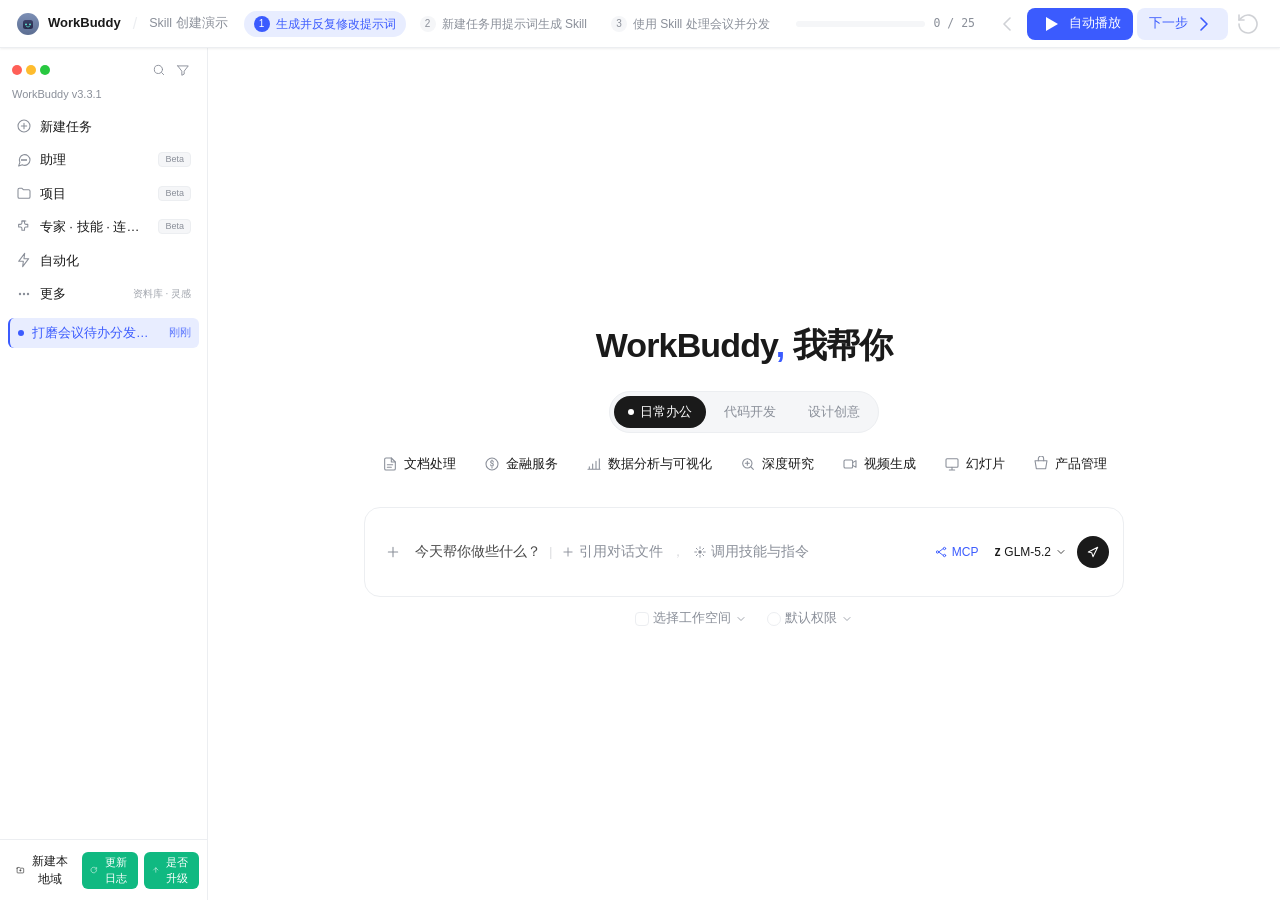
<file: demos/d_skill/index.html>
<!doctype html>
<html lang="zh-CN">
  <head>
    <meta charset="UTF-8" />
    <meta name="viewport" content="width=device-width, initial-scale=1.0" />
    <title>WorkBuddy · Skill 创建演示</title>
    <script type="module" crossorigin src="./assets/index-69VvaDb_.js"></script>
    <link rel="stylesheet" crossorigin href="./assets/index-6HLCnhXz.css">
  </head>
  <body>
    <div id="root"></div>
  </body>
</html>
</file>
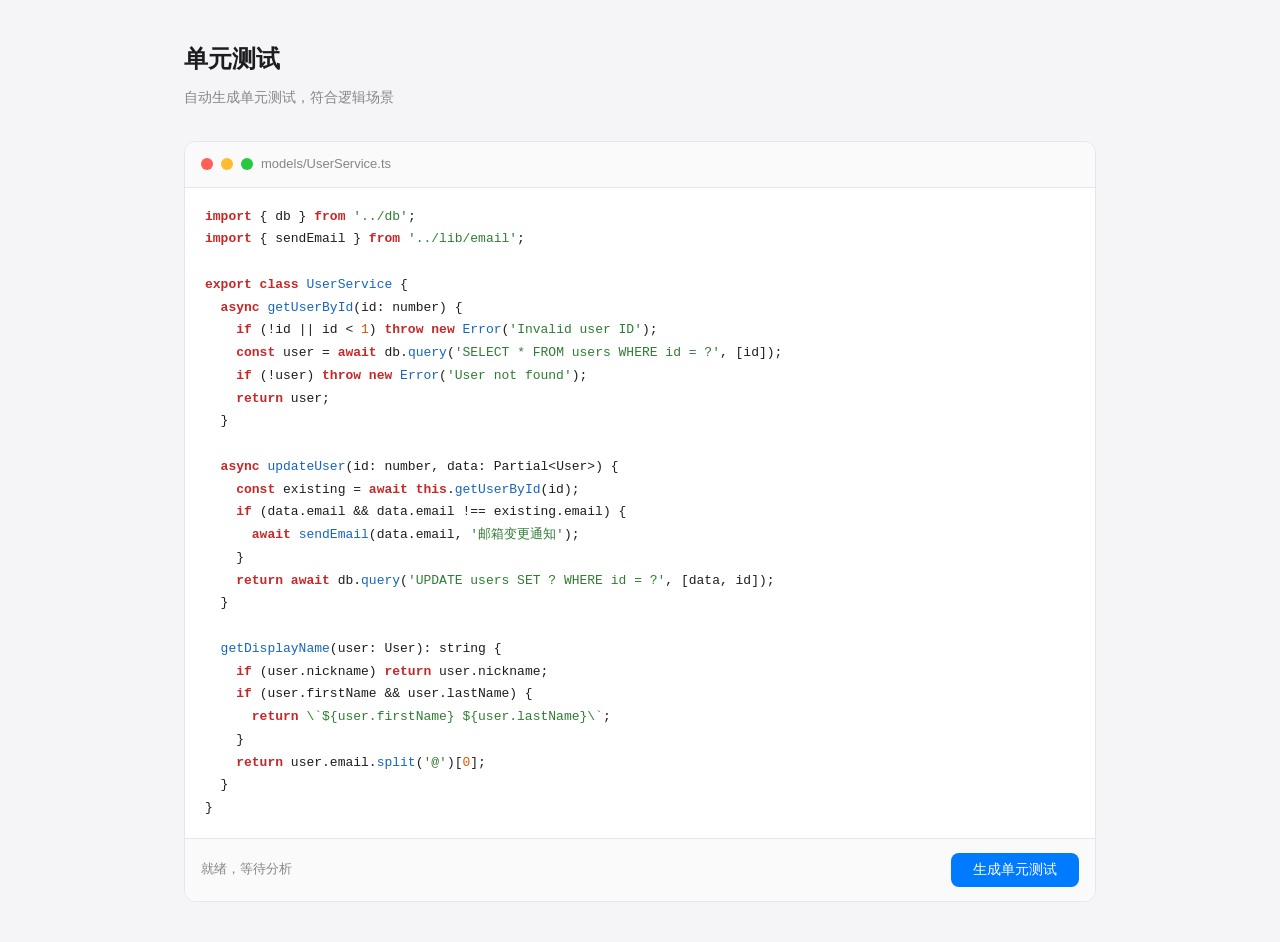
<file: demos/d_unittest/index.html>
<!DOCTYPE html>
<html lang="zh-CN">
<head>
<meta charset="UTF-8">
<meta name="viewport" content="width=device-width, initial-scale=1.0">
<title>单元测试 Demo</title>
<style>
  * { margin: 0; padding: 0; box-sizing: border-box; }
  body { font-family: -apple-system, "SF Pro Text", "Helvetica Neue", sans-serif; background: #f5f5f7; color: #1d1d1f; line-height: 1.6; }
  .container { max-width: 960px; margin: 40px auto; padding: 0 24px; }

  h1 { font-size: 24px; font-weight: 600; margin-bottom: 8px; color: #1d1d1f; }
  .subtitle { font-size: 14px; color: #86868b; margin-bottom: 32px; }

  /* 代码卡片 */
  .code-card {
    background: #fff;
    border-radius: 12px;
    border: 1px solid #e5e5ea;
    overflow: hidden;
    margin-bottom: 20px;
  }
  .code-header {
    display: flex;
    align-items: center;
    gap: 8px;
    padding: 12px 16px;
    background: #fafafa;
    border-bottom: 1px solid #e5e5ea;
    font-size: 13px;
    color: #86868b;
  }
  .dot { width: 12px; height: 12px; border-radius: 50%; }
  .dot-r { background: #ff5f57; } .dot-y { background: #febc2e; } .dot-g { background: #28c840; }
  pre {
    margin: 0;
    padding: 18px 20px;
    font-family: "SF Mono", "Fira Code", "Consolas", monospace;
    font-size: 13px;
    line-height: 1.75;
    overflow-x: auto;
    background: #fff;
  }
  .kw { color: #c62828; font-weight: 600; }
  .fn { color: #1565c0; }
  .str { color: #2e7d32; }
  .cm { color: #90a4ae; font-style: italic; }
  .num { color: #e65100; }

  .action-bar {
    display: flex;
    align-items: center;
    justify-content: space-between;
    padding: 14px 16px;
    border-top: 1px solid #e5e5ea;
    background: #fafafa;
  }
  .status-text { font-size: 13px; color: #86868b; }
  .status-text.active { color: #007aff; }
  .status-text.done { color: #34c759; }
  .btn-gen {
    padding: 8px 22px;
    border-radius: 8px;
    border: none;
    background: #007aff;
    color: #fff;
    font-size: 14px;
    font-weight: 500;
    cursor: pointer;
    transition: all 0.2s;
  }
  .btn-gen:hover { background: #0062cc; }
  .btn-gen:disabled { opacity: 0.5; cursor: not-allowed; }

  /* 结果 */
  #results { display: none; animation: fadeIn 0.4s ease; }
  @keyframes fadeIn { from { opacity: 0; transform: translateY(12px); } to { opacity: 1; transform: translateY(0); } }

  /* 汇总卡片 */
  .summary-cards { display: grid; grid-template-columns: repeat(4, 1fr); gap: 10px; margin-bottom: 20px; }
  .summary-card {
    background: #fff; border-radius: 10px; padding: 16px; text-align: center;
    border: 1px solid #e5e5ea;
  }
  .summary-card .num { font-size: 28px; font-weight: 700; line-height: 1.2; }
  .summary-card .label { font-size: 12px; color: #86868b; margin-top: 4px; }
  .card-blue .num { color: #007aff; } .card-blue { background: #ecf5ff; border-color: #d9ecff; }
  .card-green .num { color: #34c759; } .card-green { background: #f0f9eb; border-color: #e1f3d8; }
  .card-orange .num { color: #e6a23c; } .card-orange { background: #fdf6ec; border-color: #faecd8; }
  .card-purple .num { color: #993556; } .card-purple { background: #fef0f0; border-color: #fde2e2; }

  /* 结果区块 */
  .result-section {
    background: #fff; border-radius: 12px; border: 1px solid #e5e5ea;
    overflow: hidden; margin-bottom: 20px;
  }
  .result-header {
    padding: 14px 20px; border-bottom: 1px solid #e5e5ea;
    font-size: 15px; font-weight: 600; display: flex; align-items: center; gap: 8px;
  }
  .result-body { padding: 20px 22px; }

  /* 测试代码块 */
  .test-code-block {
    background: #1e1e2e; border-radius: 10px; padding: 18px 20px;
    overflow-x: auto;
  }
  .test-code {
    font-family: "SF Mono", "Fira Code", monospace;
    font-size: 12.5px; line-height: 1.75; color: #cdd6f4; white-space: pre-wrap; word-break: break-all;
  }
  /* 语法高亮 - 暗色主题 */
  .tc-kw { color: #cba6f7; font-weight: 600; }
  .tc-fn { color: #89b4fa; }
  .tc-str { color: #a6e3a1; }
  .tc-num { color: #fab387; }
  .tc-cm { color: #6c7086; font-style: italic; }
  .tc-type { color: #f9e2af; }
  .tc-const { color: #fab387; }
  .tc-mock { color: #f38ba8; }

  /* 分组标签 */
  .method-tag {
    display: inline-block; padding: 3px 11px; border-radius: 12px;
    font-size: 11.5px; font-weight: 600; margin-right: 8px; margin-bottom: 6px;
  }
  .tag-getUser { background: #ecf5ff; color: #007aff; }
  .tag-update { background: #fef0f0; color: #dc3545; }
  .tag-display { background: #f0f9eb; color: #67c23a; }

  /* 用例列表 */
  .case-list { list-style: none; padding: 0; }
  .case-item {
    display: flex; align-items: flex-start; gap: 10px;
    padding: 10px 0; border-bottom: 1px dashed #eee; font-size: 13.5px;
  }
  .case-item:last-child { border-bottom: none; }
  .case-icon {
    width: 22px; height: 22px; border-radius: 50%; display: flex; align-items: center;
    justify-content: center; font-size: 11px; flex-shrink: 0; margin-top: 1px;
  }
  .icon-normal { background: #f0f9eb; color: #67c23a; }
  .icon-edge { background: #fdf6ec; color: #e6a23c; }
  .icon-error { background: #fef0f0; color: #dc3545; }
  .case-desc { color: #444; flex: 1; }
  .case-method { font-size: 11px; color: #999; white-space: nowrap; }

  /* 说明文字 */
  .note-box {
    background: #f8f9fa; border-radius: 8px; padding: 14px 16px;
    margin-top: 14px; font-size: 13.5px; color: #555; line-height: 1.8;
    border-left: 3px solid #007aff;
  }
  .note-box strong { color: #333; }

  /* 结论 */
  .conclusion-box {
    background: linear-gradient(135deg, #f0f9eb 0%, #ecf5ff 100%);
    border-radius: 10px; padding: 20px 24px; border: 1px solid #d9ecff;
  }
  .conclusion-box h3 { font-size: 15px; margin-bottom: 10px; color: #303133; }
  .conclusion-box p { font-size: 14px; color: #606266; line-height: 1.8; }
</style>
</head>
<body>
<div class="container">

<h1>单元测试</h1>
<p class="subtitle">自动生成单元测试，符合逻辑场景</p>

<!-- 源代码 -->
<div class="code-card">
  <div class="code-header">
    <span class="dot dot-r"></span><span class="dot dot-y"></span><span class="dot dot-g"></span>
    <span>models/UserService.ts</span>
  </div>
  <pre><code><span class="kw">import</span> { db } <span class="kw">from</span> <span class="str">'../db'</span>;
<span class="kw">import</span> { sendEmail } <span class="kw">from</span> <span class="str">'../lib/email'</span>;

<span class="kw">export class</span> <span class="fn">UserService</span> {
  <span class="kw">async</span> <span class="fn">getUserById</span>(id: <span class="type">number</span>) {
    <span class="kw">if</span> (!id || id &lt; <span class="num">1</span>) <span class="kw">throw new</span> <span class="fn">Error</span>(<span class="str">'Invalid user ID'</span>);
    <span class="kw">const</span> user = <span class="kw">await</span> db.<span class="fn">query</span>(<span class="str">'SELECT * FROM users WHERE id = ?'</span>, [id]);
    <span class="kw">if</span> (!user) <span class="kw">throw new</span> <span class="fn">Error</span>(<span class="str">'User not found'</span>);
    <span class="kw">return</span> user;
  }

  <span class="kw">async</span> <span class="fn">updateUser</span>(id: <span class="type">number</span>, data: <span class="type">Partial</span>&lt;<span class="type">User</span>&gt;) {
    <span class="kw">const</span> existing = <span class="kw">await this</span>.<span class="fn">getUserById</span>(id);
    <span class="kw">if</span> (data.email && data.email !== existing.email) {
      <span class="kw">await</span> <span class="fn">sendEmail</span>(data.email, <span class="str">'邮箱变更通知'</span>);
    }
    <span class="kw">return await</span> db.<span class="fn">query</span>(<span class="str">'UPDATE users SET ? WHERE id = ?'</span>, [data, id]);
  }

  <span class="fn">getDisplayName</span>(user: <span class="type">User</span>): <span class="type">string</span> {
    <span class="kw">if</span> (user.nickname) <span class="kw">return</span> user.nickname;
    <span class="kw">if</span> (user.firstName && user.lastName) {
      <span class="kw">return</span> <span class="str">\`${user.firstName} ${user.lastName}\`</span>;
    }
    <span class="kw">return</span> user.email.<span class="fn">split</span>(<span class="str">'@'</span>)[<span class="num">0</span>];
  }
}</code></pre>
  <div class="action-bar">
    <span class="status-text" id="status">就绪，等待分析</span>
    <button class="btn-gen" id="btnRun" onclick="runGenerate()">生成单元测试</button>
  </div>
</div>

<!-- 结果 -->
<div id="results">

  <!-- 汇总卡片 -->
  <div class="summary-cards">
    <div class="summary-card card-blue"><div class="num" id="n-total">14</div><div class="label">用例总数</div></div>
    <div class="summary-card card-green"><div class="num" id="n-normal">5</div><div class="label">正常路径</div></div>
    <div class="summary-card card-orange"><div class="num" id="n-edge">5</div><div class="label">边界场景</div></div>
    <div class="summary-card card-purple"><div class="num" id="n-err">4</div><div class="label">异常路径</div></div>
  </div>

  <!-- 生成的测试代码 -->
  <div class="result-section">
    <div class="result-header">
      <svg width="18" height="18" viewBox="0 0 24 24" fill="none" stroke="#007aff" stroke-width="2"><polyline points="16 18 22 12 16 6"/><polyline points="8 6 2 12 8 18"/></svg>
      UserService.test.ts — 自动生成的测试代码
    </div>
    <div class="result-body">
      <div style="margin-bottom: 12px;">
        <span class="method-tag tag-getUser">getUserById (5)</span>
        <span class="method-tag tag-update">updateUser (4)</span>
        <span class="method-tag tag-display">getDisplayName (5)</span>
      </div>
      <div class="test-code-block">
        <div class="test-code"><span class="tc-cm">// UserService.test.ts — 由 AI 自动生成</span>
<span class="tc-kw">import</span> { describe, it, expect, vi, beforeEach } <span class="tc-kw">from</span> <span class="tc-str">'vitest'</span>;
<span class="tc-kw">import</span> { UserService } <span class="tc-kw">from</span> <span class="tc-str">'./UserService'</span>;

<span class="tc-const">const</span> mockDb = { query: vi.<span class="tc-fn">fn</span>() };
<span class="tc-const">const</span> mockSendEmail = vi.<span class="tc-fn">fn</span>();

vi.<span class="tc-mock">mock</span>(<span class="tc-str">'../db'</span>, () => ({ db: mockDb }));
vi.<span class="tc-mock">mock</span>(<span class="tc-str">'../lib/email'</span>, () => ({ sendEmail: mockSendEmail }));

<span class="tc-kw">let</span> service: <span class="tc-type">UserService</span>;

<span class="tc-fn">beforeEach</span>(() => {
  service = <span class="tc-kw">new</span> <span class="tc-type">UserService</span>();
  vi.<span class="tc-fn">clearAllMocks</span>();
});

<span class="tc-fn">describe</span>(<span class="tc-str">'UserService.getUserById'</span>, () => {

  <span class="tc-fn">it</span>(<span class="tc-str">'正常：根据 ID 返回用户数据'</span>, <span class="tc-kw">async</span> () => {
    <span class="tc-const">const</span> fakeUser = { id: <span class="tc-num">1</span>, name: <span class="tc-str">'张三'</span>, email: <span class="tc-str">'zhang@example.com'</span> };
    mockDb.query.<span class="tc-fn">mockResolvedValue</span>(fakeUser);

    <span class="tc-const">const</span> result = <span class="tc-kw">await</span> service.<span class="tc-fn">getUserById</span>(<span class="tc-num">1</span>);

    <span class="tc-fn">expect</span>(result).<span class="tc-fn">toEqual</span>(fakeUser);
    <span class="tc-fn">expect</span>(mockDb.query).<span class="tc-fn">toHaveBeenCalledWith</span>(
      <span class="tc-str">'SELECT * FROM users WHERE id = ?'</span>, [<span class="tc-num">1</span>]
    );
  });

  <span class="tc-fn">it</span>(<span class="tc-str">'异常：ID 为 0 时抛出错误'</span>, <span class="tc-kw">async</span> () => {
    <span class="tc-kw">await</span> <span class="tc-fn">expect</span>(service.<span class="tc-fn">getUserById</span>(<span class="tc-num">0</span>)).rejects.<span class="tc-fn">toThrow</span>(<span class="tc-str">'Invalid user ID'</span>);
  });

  <span class="tc-fn">it</span>(<span class="tc-str">'异常：ID 为负数时抛出错误'</span>, <span class="tc-kw">async</span> () => {
    <span class="tc-kw">await</span> <span class="tc-fn">expect</span>(service.<span class="tc-fn">getUserById</span>(<span class="tc-num">-1</span>)).rejects.<span class="tc-fn">toThrow</span>(<span class="tc-str">'Invalid user ID'</span>);
  });

  <span class="tc-fn">it</span>(<span class="tc-str">'异常：ID 为 undefined 时抛出错误'</span>, <span class="tc-kw">async</span> () => {
    <span class="tc-kw">await</span> <span class="tc-fn">expect</span>(
      service.<span class="tc-fn">getUserById</span>(<span class="tc-kw">undefined</span> <span class="tc-kw">as any</span>)
    ).rejects.<span class="tc-fn">toThrow</span>(<span class="tc-str">'Invalid user ID'</span>);
  });

  <span class="tc-fn">it</span>(<span class="tc-str">'异常：用户不存在时抛出 User not found'</span>, <span class="tc-kw">async</span> () => {
    mockDb.query.<span class="tc-fn">mockResolvedValue</span>(<span class="tc-kw">null</span>);
    <span class="tc-kw">await</span> <span class="tc-fn">expect</span>(service.<span class="tc-fn">getUserById</span>(<span class="tc-num">999</span>)).rejects.<span class="tc-fn">toThrow</span>(<span class="tc-str">'User not found'</span>);
  });
});

<span class="tc-fn">describe</span>(<span class="tc-str">'UserService.updateUser'</span>, () => {

  <span class="tc-fn">it</span>(<span class="tc-str">'正常：更新非邮箱字段时不发送邮件'</span>, <span class="tc-kw">async</span> () => {
    <span class="tc-const">const</span> existing = { id: <span class="tc-num">1</span>, email: <span class="tc-str">'old@mail.com'</span>, name: <span class="tc-str">'张三'</span> };
    mockDb.query.<span class="tc-fn">mockResolvedValueOnce</span>(existing);
    mockDb.query.<span class="tc-fn">mockResolvedValueOnce</span>({ affectedRows: <span class="tc-num">1</span> });

    <span class="tc-kw">await</span> service.<span class="tc-fn">updateUser</span>(<span class="tc-num">1</span>, { name: <span class="tc-str">'李四'</span> });

    <span class="tc-fn">expect</span>(mockSendEmail).<span class="tc-fn">not</span>.<span class="tc-fn">toHaveBeenCalled</span>();
  });

  <span class="tc-fn">it</span>(<span class="tc-str">'正常：变更邮箱时发送通知邮件'</span>, <span class="tc-kw">async</span> () => {
    <span class="tc-const">const</span> existing = { id: <span class="tc-num">1</span>, email: <span class="tc-str">'old@mail.com'</span>, name: <span class="tc-str">'张三'</span> };
    mockDb.query.<span class="tc-fn">mockResolvedValueOnce</span>(existing);
    mockDb.query.<span class="tc-fn">mockResolvedValueOnce</span>({ affectedRows: <span class="tc-num">1</span> });
    mockSendEmail.<span class="tc-fn">mockResolvedValue</span>(<span class="tc-kw">undefined</span>);

    <span class="tc-kw">await</span> service.<span class="tc-fn">updateUser</span>(<span class="tc-num">1</span>, { email: <span class="tc-str">'new@mail.com'</span> });

    <span class="tc-fn">expect</span>(mockSendEmail).<span class="tc-fn">toHaveBeenCalledTimes</span>(<span class="tc-num">1</span>);
    <span class="tc-fn">expect</span>(mockSendEmail).<span class="tc-fn">toHaveBeenCalledWith</span>(
      <span class="tc-str">'new@mail.com'</span>, <span class="tc-str">'邮箱变更通知'</span>
    );
  });

  <span class="tc-fn">it</span>(<span class="tc-str">'边界：邮箱未变时不发邮件'</span>, <span class="tc-kw">async</span> () => {
    <span class="tc-const">const</span> existing = { id: <span class="tc-num">1</span>, email: <span class="tc-str">'same@mail.com'</span> };
    mockDb.query.<span class="tc-fn">mockResolvedValueOnce</span>(existing);
    mockDb.query.<span class="tc-fn">mockResolvedValueOnce</span>({ affectedRows: <span class="tc-num">1</span> });

    <span class="tc-kw">await</span> service.<span class="tc-fn">updateUser</span>(<span class="tc-num">1</span>, { email: <span class="tc-str">'same@mail.com'</span> });

    <span class="tc-fn">expect</span>(mockSendEmail).<span class="tc-fn">not</span>.<span class="tc-fn">toHaveBeenCalled</span>();
  });

  <span class="tc-fn">it</span>(<span class="tc-str">'异常：更新的用户不存在时抛错'</span>, <span class="tc-kw">async</span> () => {
    mockDb.query.<span class="tc-fn">mockRejectedValue</span>(<span class="tc-kw">new</span> <span class="tc-fn">Error</span>(<span class="tc-str">'User not found'</span>));

    <span class="tc-kw">await</span> <span class="tc-fn">expect</span>(
      service.<span class="tc-fn">updateUser</span>(<span class="tc-num">999</span>, { name: <span class="tc-str">'xxx'</span> })
    ).rejects.<span class="tc-fn">toThrow</span>(<span class="tc-str">'User not found'</span>);
  });
});

<span class="tc-fn">describe</span>(<span class="tc-str">'UserService.getDisplayName'</span>, () => {

  <span class="tc-fn">it</span>(<span class="tc-str">'优先返回 nickname'</span>, () => {
    <span class="tc-const">const</span> result = service.<span class="tc-fn">getDisplayName</span>({
      nickname: <span class="tc-str">'小明'</span>,
      firstName: <span class="tc-str">'张'</span>, lastName: <span class="tc-str">'三'</span>,
      email: <span class="tc-str">'zhang@test.com'</span>
    });
    <span class="tc-fn">expect</span>(result).<span class="tc-fn">toBe</span>(<span class="tc-str">'小明'</span>);
  });

  <span class="tc-fn">it</span>(<span class="tc-str">'无 nickname 时拼接 firstName + lastName'</span>, () => {
    <span class="tc-const">const</span> result = service.<span class="tc-fn">getDisplayName</span>({
      firstName: <span class="tc-str">'张'</span>, lastName: <span class="tc-str">'三'</span>,
      email: <span class="tc-str">'zhang@test.com'</span>
    });
    <span class="tc-fn">expect</span>(result).<span class="tc-fn">toBe</span>(<span class="tc-str">'张 三'</span>);
  });

  <span class="tc-fn">it</span>(<span class="tc-str">'有 firstName 但无 lastName 时走兜底逻辑'</span>, () => {
    <span class="tc-const">const</span> result = service.<span class="tc-fn">getDisplayName</span>({
      firstName: <span class="tc-str">'张'</span>, email: <span class="tc-str">'zhang@test.com'</span>
    });
    <span class="tc-fn">expect</span>(result).<span class="tc-fn">toBe</span>(<span class="tc-str">'zhang'</span>);
  });

  <span class="tc-fn">it</span>(<span class="tc-str">'nickname 和姓名都没有时取 email 前缀'</span>, () => {
    <span class="tc-const">const</span> result = service.<span class="tc-fn">getDisplayName</span>({
      email: <span class="tc-str">'hello@world.com'</span>
    });
    <span class="tc-fn">expect</span>(result).<span class="tc-fn">toBe</span>(<span class="tc-str">'hello'</span>);
  });

  <span class="tc-fn">it</span>(<span class="tc-str">'所有字段为空对象时返回 undefined.split 报错防护'</span>, () => {
    <span class="tc-comment">// 注意：空对象调用 split 会报错，这是源码的一个潜在 Bug</span>
    <span class="tc-fn">expect</span>(() => service.<span class="tc-fn">getDisplayName</span>({} <span class="tc-kw">as any</span>)).<span class="tc-fn">toThrow</span>();
  });
});</div>
      </div>

      <div class="note-box">
        <strong>Mock 配置说明：</strong>使用 vi.mock() 对 db 和 sendEmail 进行模块级 Mock，在 beforeEach 中重置状态确保用例间隔离。<br>
        <strong>断言策略：</strong>正常路径使用 toEqual/toBe 精确匹配；异常路径使用 toThrow 验证错误消息；Mock 调用使用 toHaveBeenCalledWith 验证参数正确性。
      </div>
    </div>
  </div>

  <!-- 用例清单 -->
  <div class="result-section">
    <div class="result-header">
      <svg width="18" height="18" viewBox="0 0 24 24" fill="none" stroke="#67c23a" stroke-width="2"><polyline points="9 11 12 14 22 4"/><path d="M21 12v7a2 2 0 01-2 2H5a2 2 0 01-2-2V5a2 2 0 012-2h11"/></svg>
      用例覆盖清单（14 条）
    </div>
    <div class="result-body">
      <ul class="case-list">
        <li class="case-item"><span class="case-icon icon-normal">&#10003;</span><span class="case-desc">根据 ID 正常返回用户数据</span><span class="case-method">getUserById</span></li>
        <li class="case-item"><span class="case-icon icon-error">&#x2717;</span><span class="case-desc">ID 为 0 / 负数 / undefined 时抛出 Invalid user ID</span><span class="case-method">getUserById</span></li>
        <li class="case-item"><span class="case-icon icon-error">&#x2717;</span><span class="case-desc">用户不存在时抛出 User not found</span><span class="case-method">getUserById</span></li>
        <li class="case-item"><span class="case-icon icon-normal">&#10003;</span><span class="case-desc">更新非邮箱字段不触发邮件</span><span class="case-method">updateUser</span></li>
        <li class="case-item"><span class="case-icon icon-normal">&#10003;</span><span class="case-desc">邮箱变更时发送通知且参数正确</span><span class="case-method">updateUser</span></li>
        <li class="case-item"><span class="case-icon icon-edge">&#9674;</span><span class="case-desc">邮箱值未变时不重复发送</span><span class="case-method">updateUser</span></li>
        <li class="case-item"><span class="case-icon icon-error">&#x2717;</span><span class="case-desc">目标用户不存在时向上抛出错误</span><span class="case-method">updateUser</span></li>
        <li class="case-item"><span class="case-icon icon-normal">&#10003;</span><span class="case-desc">有 nickname 时直接返回</span><span class="case-method">getDisplayName</span></li>
        <li class="case-item"><span class="case-icon icon-normal">&#10003;</span><span class="case-desc">无 nickname 时拼接 firstName + lastName</span><span class="case-method">getDisplayName</span></li>
        <li class="case-item"><span class="case-icon icon-edge">&#9674;</span><span class="case-desc">只有 firstName 无 lastName 时走兜底</span><span class="case-method">getDisplayName</span></li>
        <li class="case-item"><span class="case-icon icon-edge">&#9674;</span><span class="case-desc">无昵称无姓名时取 email @ 前缀</span><span class="case-method">getDisplayName</span></li>
        <li class="case-item"><span class="case-icon icon-error">&#x2717;</span><span class="case-desc">空对象导致 split 报错（发现潜在 Bug）</span><span class="case-method">getDisplayName</span></li>
      </ul>
    </div>
  </div>

  <!-- 结论 -->
  <div class="result-section">
    <div class="result-header">
      <svg width="18" height="18" viewBox="0 0 24 24" fill="none" stroke="#67c23a" stroke-width="2"><path d="M22 11.08V12a10 10 0 11-5.93-9.14"/><polyline points="22 4 12 14.01"/></svg>
      生成结论
    </div>
    <div class="result-body">
      <div class="conclusion-box">
        <h3>覆盖率分析</h3>
        <p><strong>行覆盖率目标：</strong>100%（全部分支均已覆盖）<br>
           <strong>分支覆盖：</strong>getUserById 的 if/else × 3 + updateUser 的条件判断 × 2 + getDisplayName 的优先级链 × 3<br>
           <strong>额外发现：</strong>getDisplayName 在传入空对象时会因 email 为 undefined 触发运行时报错，建议增加防御性检查。</p>
        <h3 style="margin-top: 16px;">运行方式</h3>
        <p>安装依赖后直接执行：<br>
           <code style="background:#eee;padding:2px 6px;border-radius:4px;font-size:13px;">npx vitest run UserService.test.ts</code></p>
      </div>
    </div>
  </div>

</div><!-- /#results -->

</div>

<script>var running=false;function runGenerate(){if(running)return;running=true;var btn=document.getElementById('btnRun');var status=document.getElementById('status');var results=document.getElementById('results');btn.disabled=true;results.style.display='none';var phases=['正在分析源码结构与依赖...','正在识别分支逻辑与边界条件...','正在生成 Mock 配置...','正在编写测试用例...'];var i=0;status.className='status-text active';var timer=setInterval(function(){if(i<phases.length){status.textContent=phases[i];i++;}else{clearInterval(timer);showResults();}},550);}function showResults(){var status=document.getElementById('status');var btn=document.getElementById('btnRun');var results=document.getElementById('results');status.textContent='生成完成 — 14 条测试用例已就绪';status.className='status-text done';btn.disabled=false;btn.textContent='重新生成';running=false;results.style.display='block';setTimeout(function(){results.scrollIntoView({behavior:'smooth',block:'start'});},100);}</script>
</body>
</html>
</file>
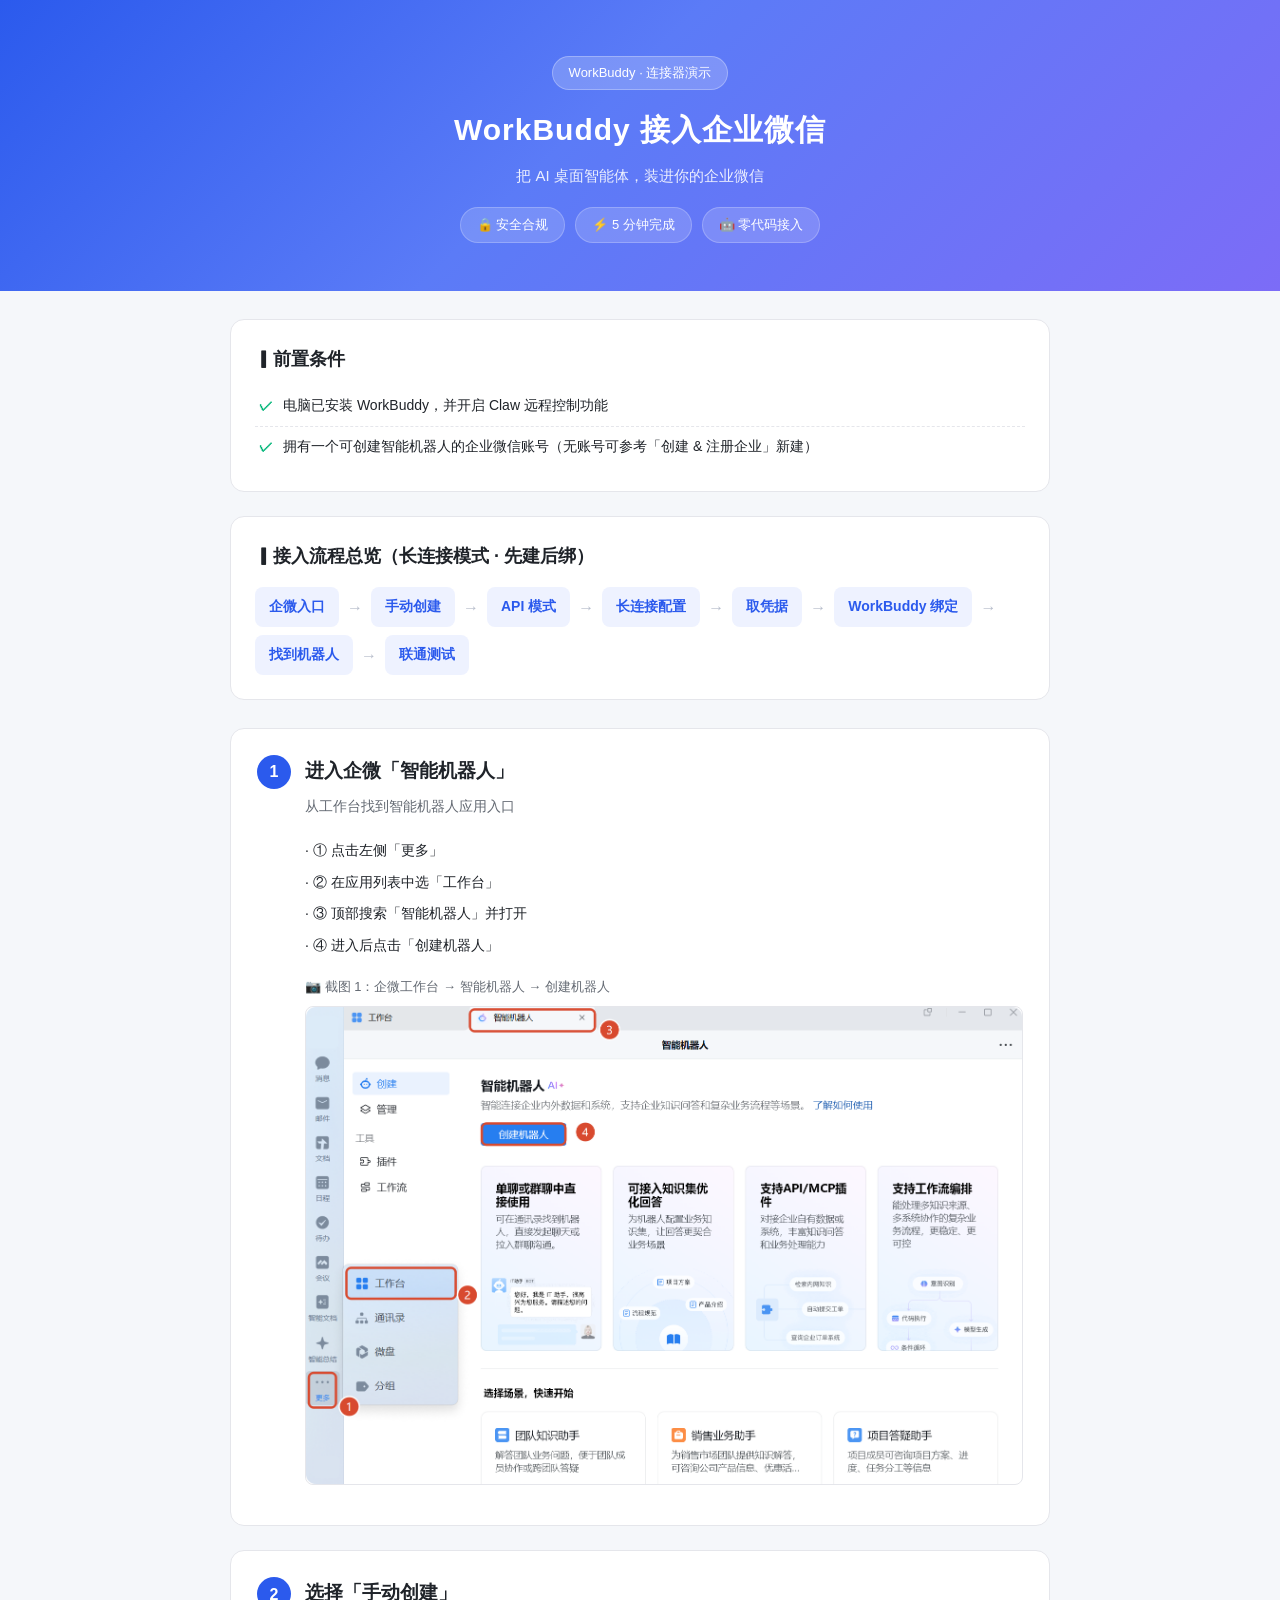
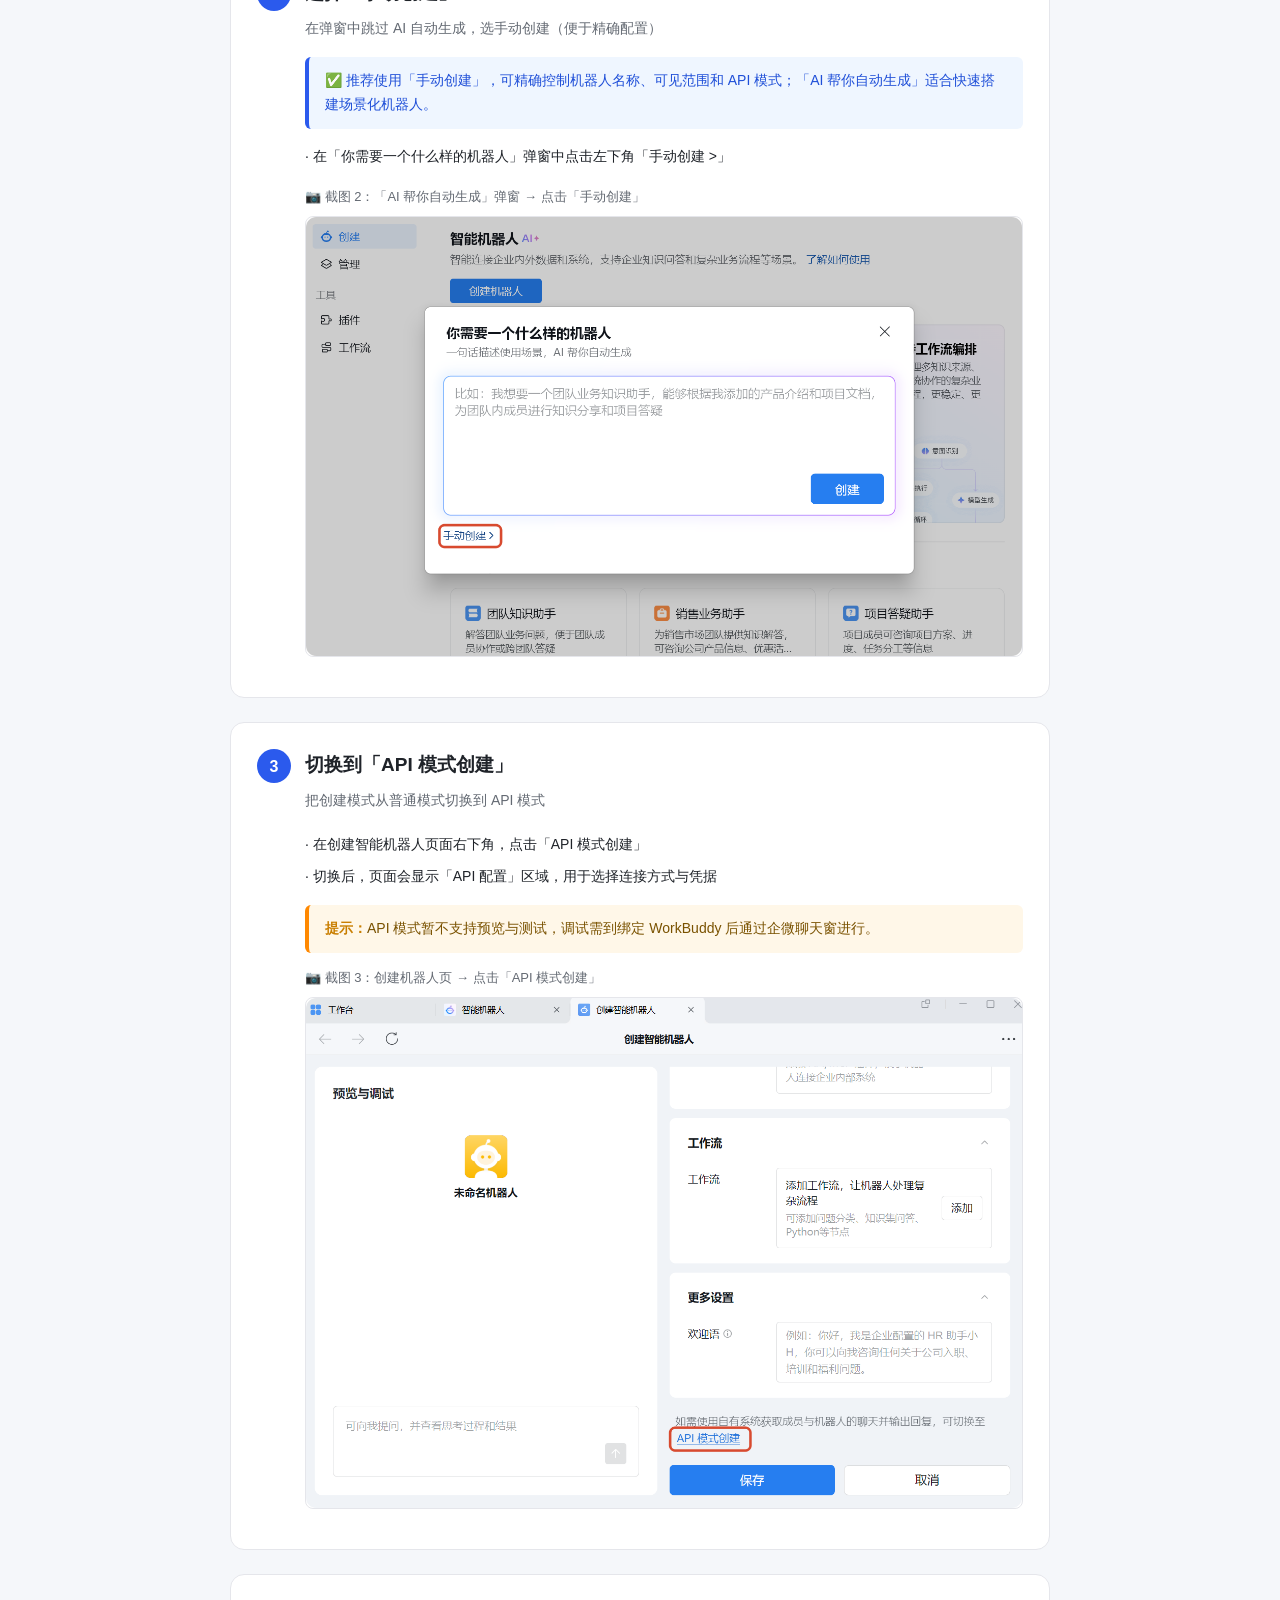
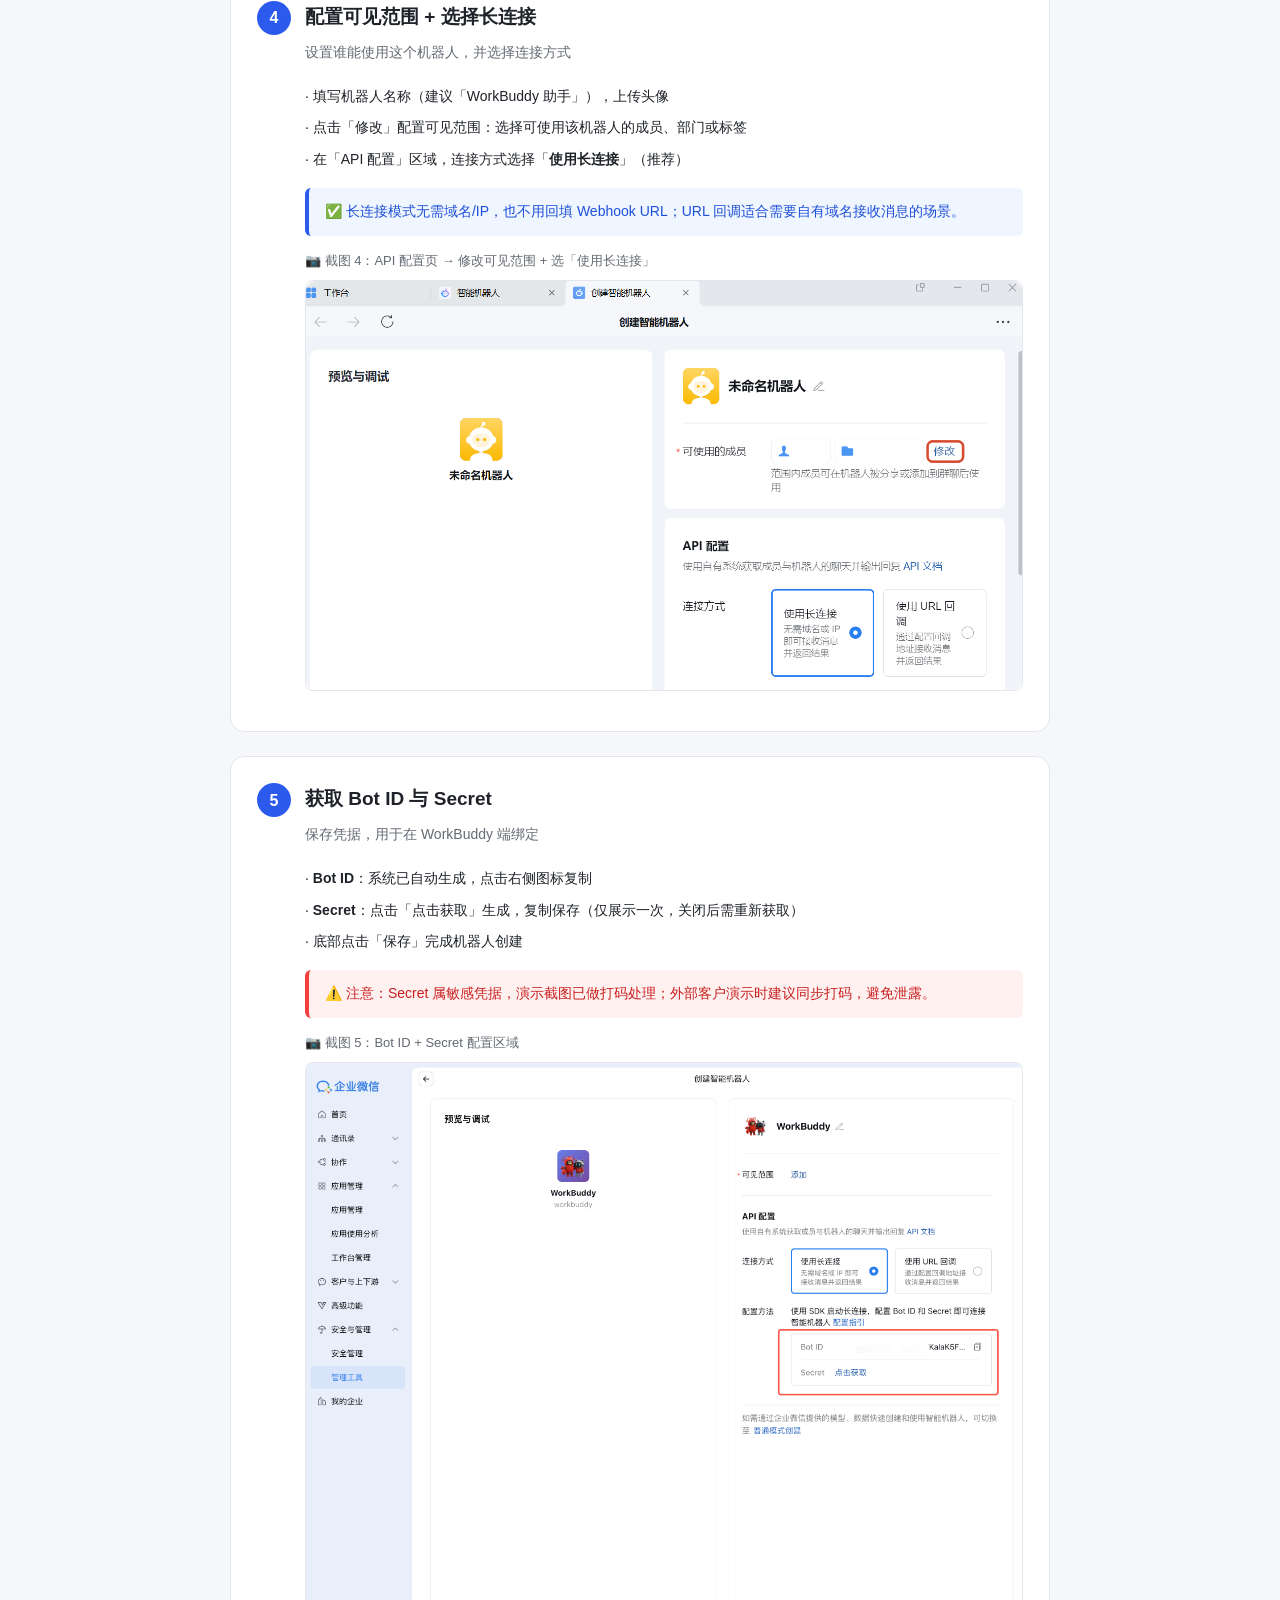
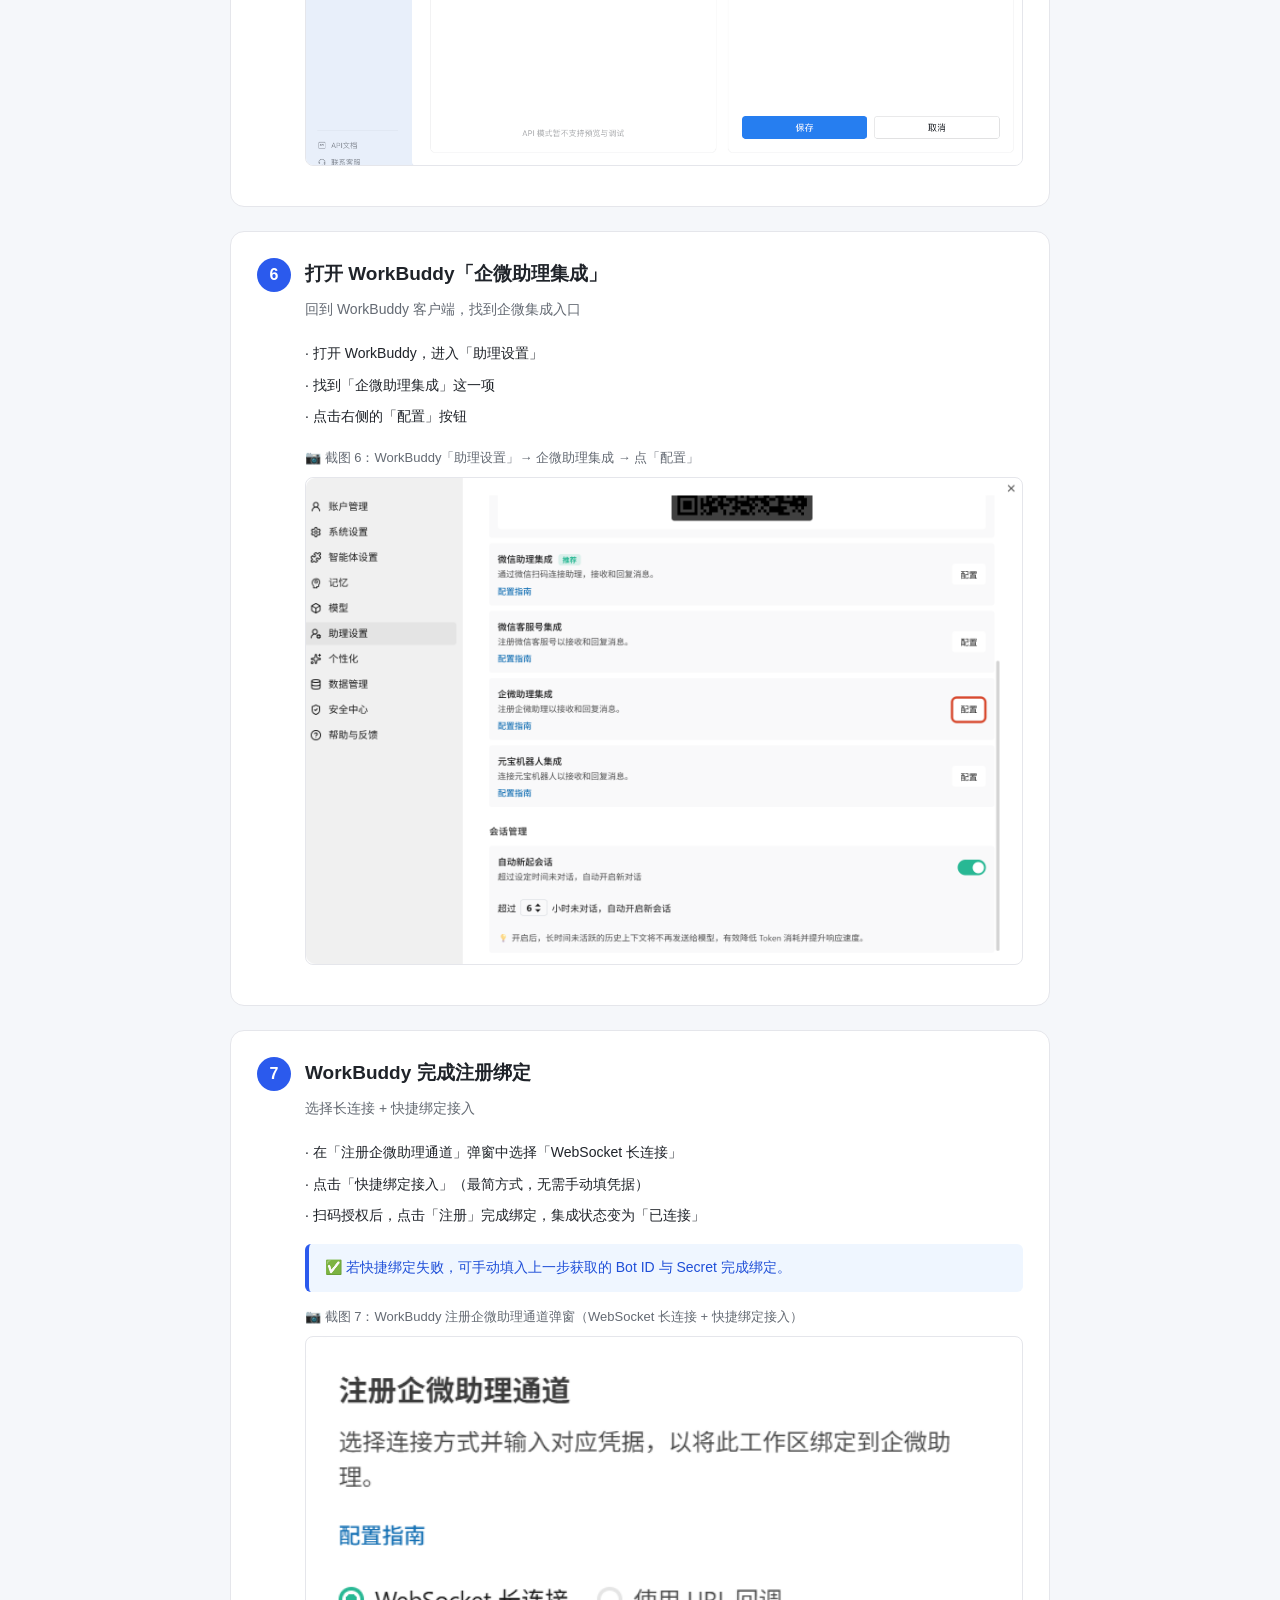
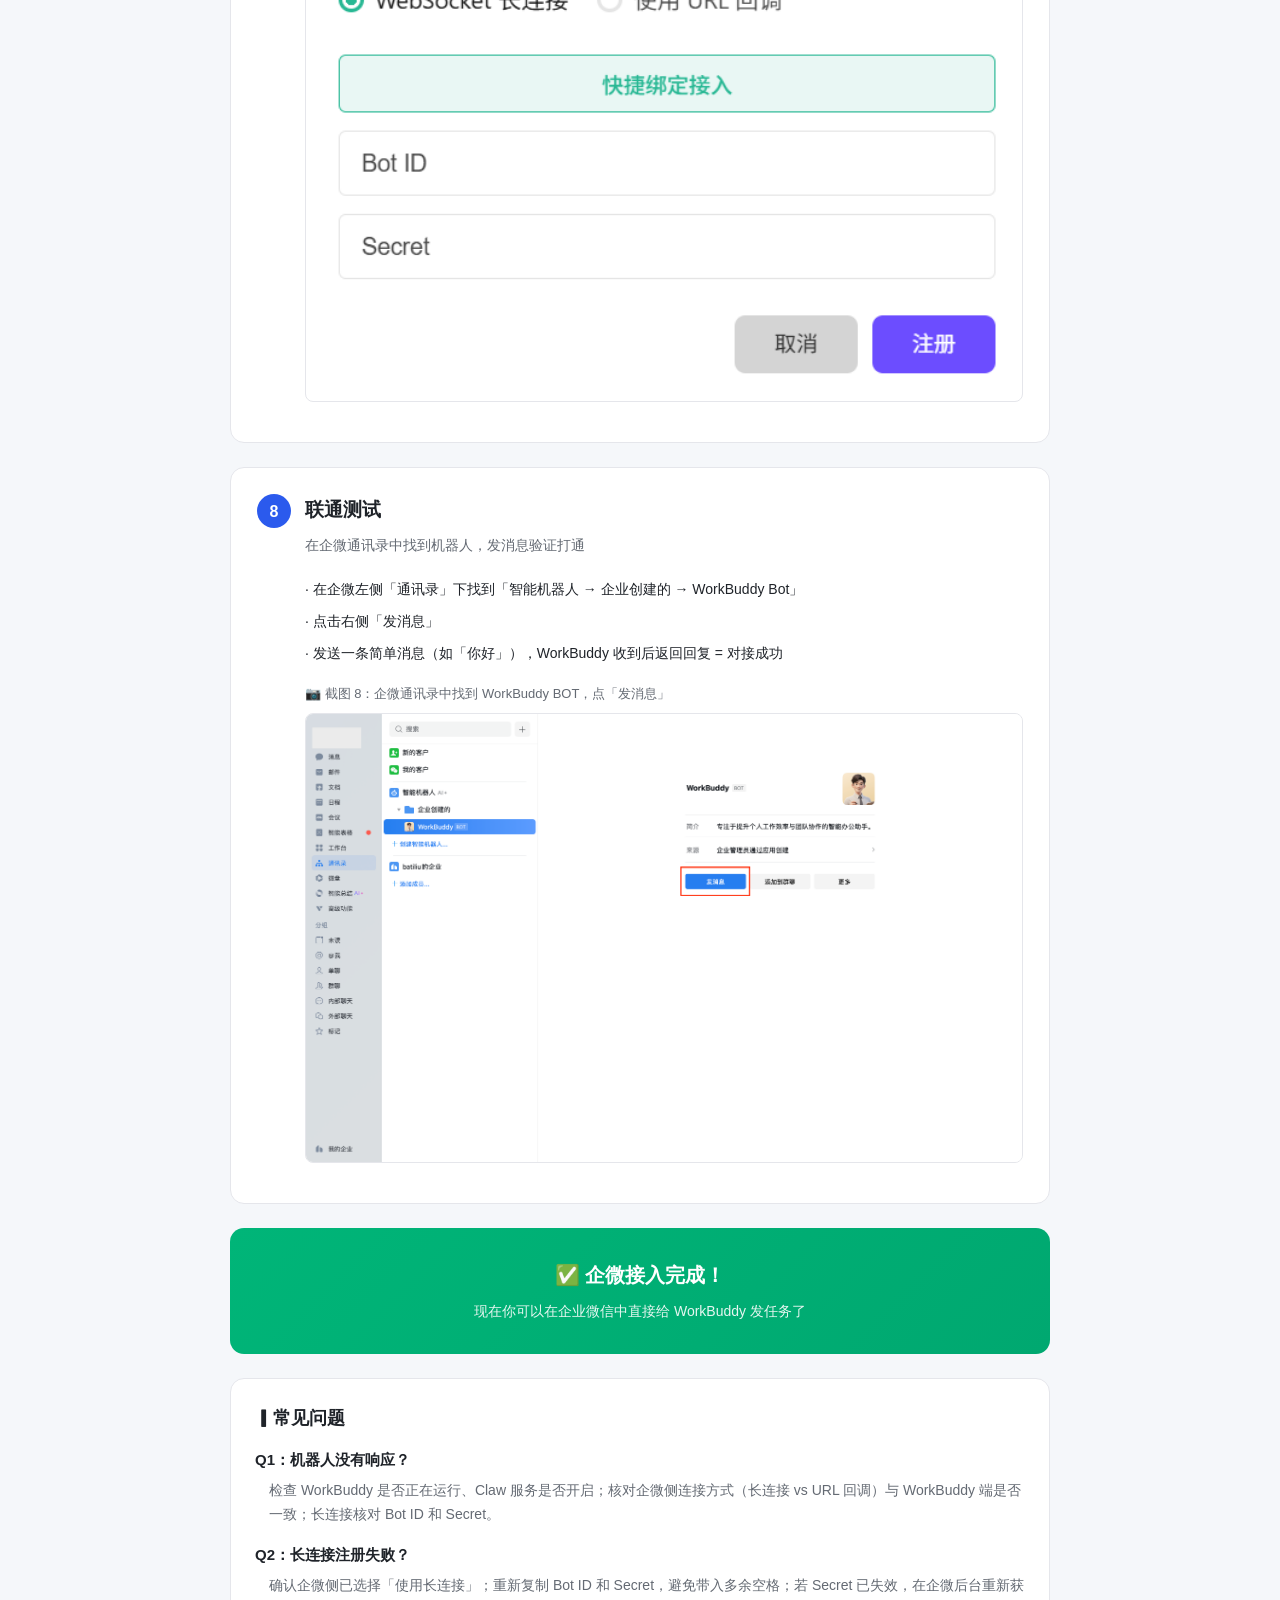
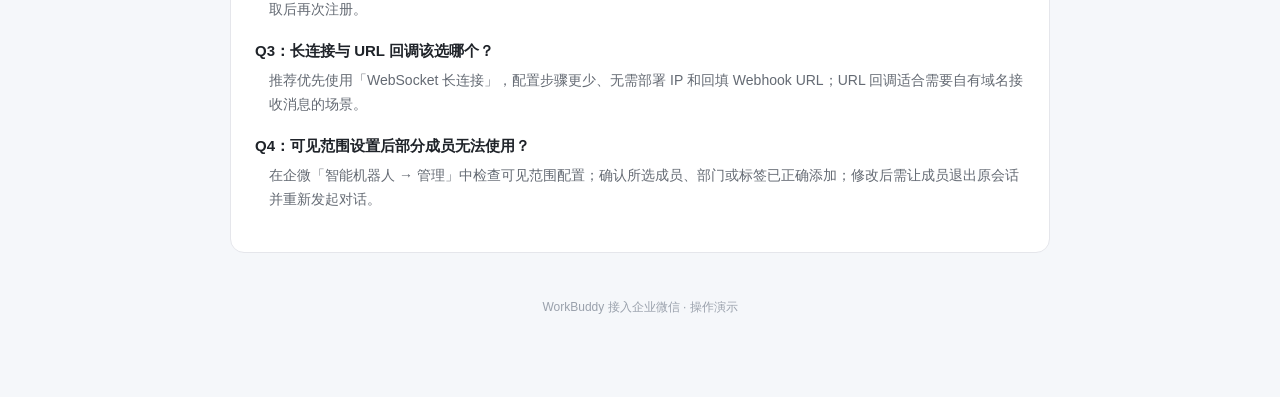
<file: demos/d_wecom/index.html>
<!DOCTYPE html>
<html lang="zh-CN" data-page-node-id="goDPjiaQgxQ2OYi5djDUbM">
<head data-page-node-id="VX4VzE9xuCL7asFIjZDCFi">
<meta charset="UTF-8" data-page-node-id="N1Xk6BAmcCnIbiVOXCot4s">
<meta name="viewport" content="width=device-width, initial-scale=1.0" data-page-node-id="eRtME3DEa9hDhWCENAqqpg">
<title>WorkBuddy 接入企业微信 · 操作演示</title>
<style>
  * { margin: 0; padding: 0; box-sizing: border-box; }
  :root {
    --blue: #2B5AED;
    --blue-l: #5B7BF7;
    --ink: #1F2329;
    --sub: #646A73;
    --line: #E5E6EB;
    --bg: #F5F7FA;
    --card: #FFFFFF;
    --green: #00B578;
    --warn: #FF8800;
  }
  html { -webkit-text-size-adjust: 100%; }
  body {
    font-family: -apple-system, BlinkMacSystemFont, 'PingFang SC', 'Noto Sans SC', 'Microsoft YaHei', sans-serif;
    background: var(--bg);
    color: var(--ink);
    line-height: 1.7;
    -webkit-font-smoothing: antialiased;
  }

  .wrap { max-width: 860px; margin: 0 auto; padding: 0 20px 60px; }

  .header {
    background: linear-gradient(135deg, #2B5AED 0%, #5B7BF7 45%, #7C6CF7 100%);
    padding: 56px 20px 48px;
    text-align: center;
    color: #fff;
    margin-bottom: 28px;
  }
  .header .tag {
    display: inline-block;
    background: rgba(255,255,255,.2);
    padding: 5px 16px;
    border-radius: 20px;
    font-size: 13px;
    margin-bottom: 14px;
    border: 1px solid rgba(255,255,255,.28);
  }
  .header h1 { font-size: 30px; font-weight: 700; letter-spacing: 1px; }
  .header .sub { font-size: 15px; color: rgba(255,255,255,.88); margin-top: 8px; font-weight: 300; }
  .header .badges { margin-top: 18px; display: flex; justify-content: center; gap: 10px; flex-wrap: wrap; }
  .header .badge {
    background: rgba(255,255,255,.16);
    padding: 6px 16px; border-radius: 22px; font-size: 13px;
    border: 1px solid rgba(255,255,255,.22);
  }

  .overview {
    background: var(--card);
    border-radius: 14px;
    padding: 24px;
    margin-bottom: 28px;
    border: 1px solid var(--line);
  }
  .overview h2 { font-size: 18px; margin-bottom: 16px; color: var(--ink); }
  .steps-flow { display: flex; flex-wrap: wrap; gap: 8px; align-items: center; }
  .flow-step {
    background: #EEF2FF; color: var(--blue);
    padding: 8px 14px; border-radius: 8px; font-size: 14px; font-weight: 600;
  }
  .flow-arrow { color: #B8BECC; font-size: 16px; }

  .step {
    background: var(--card);
    border-radius: 14px;
    padding: 26px;
    margin-bottom: 24px;
    border: 1px solid var(--line);
  }
  .step-head { display: flex; align-items: flex-start; gap: 14px; margin-bottom: 6px; }
  .step-num {
    flex: none;
    width: 34px; height: 34px; border-radius: 50%;
    background: var(--blue); color: #fff;
    display: flex; align-items: center; justify-content: center;
    font-weight: 700; font-size: 16px;
  }
  .step-title { font-size: 19px; font-weight: 700; color: var(--ink); }
  .step-desc { color: var(--sub); font-size: 14px; margin: 4px 0 16px 48px; }
  .step-body { margin-left: 48px; }
  .step-body ul { list-style: none; margin-bottom: 8px; }
  .step-body li { padding: 4px 0; font-size: 14px; }

  .shot { margin: 14px 0; }
  .shot-label {
    font-size: 13px; color: var(--sub); margin-bottom: 8px; font-weight: 500;
  }
  .shot img { width: 100%; border-radius: 8px; border: 1px solid var(--line); display: block; }

  .tip {
    background: #FFF7E8; border-left: 4px solid var(--warn);
    padding: 12px 16px; border-radius: 6px; font-size: 14px;
    color: #7A5200; margin: 12px 0;
  }
  .tip b { color: #C97E00; }
  .note {
    background: #EFF6FF; border-left: 4px solid var(--blue);
    padding: 12px 16px; border-radius: 6px; font-size: 14px;
    color: #1F4FD8; margin: 12px 0;
  }
  .danger {
    background: #FFF1F0; border-left: 4px solid #F53F3F;
    padding: 12px 16px; border-radius: 6px; font-size: 14px;
    color: #C91F1F; margin: 12px 0;
  }

  .precond { background: #fff; border-radius: 14px; padding: 24px; margin-bottom: 24px; border: 1px solid var(--line); }
  .precond h2 { font-size: 18px; margin-bottom: 12px; }
  .precond ul { list-style: none; }
  .precond li { padding: 8px 0 8px 28px; position: relative; font-size: 14px; color: var(--ink); border-bottom: 1px dashed var(--line); }
  .precond li:last-child { border-bottom: none; }
  .precond li::before { content: '✓'; position: absolute; left: 4px; color: var(--green); font-weight: 700; }

  .done {
    background: linear-gradient(135deg, #00B578, #00A870);
    border-radius: 14px; padding: 30px; text-align: center; color: #fff; margin-bottom: 24px;
  }
  .done h2 { font-size: 20px; margin-bottom: 8px; }
  .done p { font-size: 14px; opacity: .9; }

  .faq { background: #fff; border-radius: 14px; padding: 24px; border: 1px solid var(--line); margin-bottom: 24px; }
  .faq h2 { font-size: 18px; margin-bottom: 14px; }
  .faq-item { margin-bottom: 16px; }
  .faq-q { font-weight: 700; color: var(--ink); font-size: 15px; margin-bottom: 6px; }
  .faq-a { color: var(--sub); font-size: 14px; padding-left: 14px; }

  .footer { text-align: center; color: #9AA1AC; font-size: 12px; padding: 20px 0; }

  @media (max-width: 560px) {
    .header h1 { font-size: 24px; }
    .step-body, .step-desc { margin-left: 0; }
    .step-title { font-size: 17px; }
  }
</style>
</head>
<body data-page-node-id="xFpDRLYfj2KZmXNoEdn1Lo">

<div class="header" data-page-node-id="j36Hk63leFWv3nJUoKHGRj">
  <span class="tag" data-page-node-id="Qz4wbeeP3LMFPE0FAOsLKt">WorkBuddy · 连接器演示</span>
  <h1 data-page-node-id="ln3jTCTf71NHz0fq7JnLis">WorkBuddy 接入企业微信</h1>
  <div class="sub" data-page-node-id="uAYEeKfG1PUaKlC56VROdI">把 AI 桌面智能体，装进你的企业微信</div>
  <div class="badges" data-page-node-id="qhFcyCeWb5OckhDpsRj4ql">
    <span class="badge" data-page-node-id="WfvDFIvLudX3VNSYK1IOsR">🔒 安全合规</span>
    <span class="badge" data-page-node-id="fMUvbQRRrxSfW6l4DdFokW">⚡ 5 分钟完成</span>
    <span class="badge" data-page-node-id="uGO2fC3rT4qQmE76ZIbeHo">🤖 零代码接入</span>
  </div>
</div>

<div class="wrap" data-page-node-id="tv1tDEJuQHAhRqKLNlVpHh">

  <div class="precond" data-page-node-id="485kraYlUxR1PS3lFL8Ehv">
    <h2 data-page-node-id="cGWC3tTtXZiLW7wiMlW2Hc">▎前置条件</h2>
    <ul data-page-node-id="8tGGGHyDAsof6Y1A8bleHw">
      <li data-page-node-id="SJENGjq1Fp9MDSNyZgEgSv">电脑已安装 WorkBuddy，并开启 Claw 远程控制功能</li>
      <li data-page-node-id="S5KbYNWiDCyszgtbmmGl0v">拥有一个可创建智能机器人的企业微信账号（无账号可参考「创建 &amp; 注册企业」新建）</li>
    </ul>
  </div>

  <div class="overview" data-page-node-id="mEiCf43gvfJm6P49aqSWUu">
    <h2 data-page-node-id="EhWD8BtbAQhr6XV3A8mi9v">▎接入流程总览（长连接模式 · 先建后绑）</h2>
    <div class="steps-flow" data-page-node-id="O58fEF013xYW2HhEZBnUWS">
      <span class="flow-step" data-page-node-id="9F6jjfYETQOQX7IAsGCXsg">企微入口</span><span class="flow-arrow" data-page-node-id="bTAFnKBuod8lFUupg8HcLe">→</span>
      <span class="flow-step" data-page-node-id="3BhQCKAhlhCSQSYpO01dJZ">手动创建</span><span class="flow-arrow" data-page-node-id="FSohfClOugYEwbQ7YsDnuc">→</span>
      <span class="flow-step" data-page-node-id="EsArE5RyIqU9kclx0qF72Q">API 模式</span><span class="flow-arrow" data-page-node-id="1od3iJPFrjBqxqHz15jlY0">→</span>
      <span class="flow-step" data-page-node-id="Gr6WOmhsjVwh79zMCHFEiA">长连接配置</span><span class="flow-arrow" data-page-node-id="NO35IvK6TJA73LJ8MZZCXt">→</span>
      <span class="flow-step" data-page-node-id="wVD9DXJeWOCnQB2soQvsSx">取凭据</span><span class="flow-arrow" data-page-node-id="9khQGkhYJgfNdD6haD5ENs">→</span>
      <span class="flow-step" data-page-node-id="FtDKIE2ozSw8JlFmgw5GAG">WorkBuddy 绑定</span><span class="flow-arrow" data-page-node-id="NxwBWchfkR4bnulEeqBgbA">→</span>
      <span class="flow-step" data-page-node-id="7MWDJUBUQ1SG4HrTHZTX9U">找到机器人</span><span class="flow-arrow" data-page-node-id="J7p8Naul5pWeo1DJFyD3eI">→</span>
      <span class="flow-step" data-page-node-id="JtN3fBYnQ5AZqUXk7F2SaO">联通测试</span>
    </div>
  </div>

  <div class="step" data-page-node-id="tKVOnsGG20FNpJKJZQKkJE">
    <div class="step-head" data-page-node-id="MaCXyIDMCGYiXXu15GxnC0">
      <div class="step-num" data-page-node-id="F0Pb9UcJrEQIBbGUlEVOuX">1</div>
      <div class="step-title" data-page-node-id="T1l8KxNLjPoo1kziPQn3ir">进入企微「智能机器人」</div>
    </div>
    <div class="step-desc" data-page-node-id="IikBwAKLXbQPeqHi2DKkuV">从工作台找到智能机器人应用入口</div>
    <div class="step-body" data-page-node-id="mM8YiU0itDF3VyLXiCqBfM">
      <ul data-page-node-id="vMrvs6Fy8Gdi8YcDs1VbzK">
        <li data-page-node-id="eWQq16gHR8QrglRxQFC4t8">· ① 点击左侧「更多」</li>
        <li data-page-node-id="Q328mR8CflEajpnXCweVSj">· ② 在应用列表中选「工作台」</li>
        <li data-page-node-id="qAaAdCRp0G6cY0u3RJpCGV">· ③ 顶部搜索「智能机器人」并打开</li>
        <li data-page-node-id="VkmaMGAQ1iUGUVbyguh6kb">· ④ 进入后点击「创建机器人」</li>
      </ul>
      <div class="shot" data-page-node-id="gHvgd8FMefFkaBFlhU5AfM">
        <div class="shot-label" data-page-node-id="HMijVAa4dFikEfxCxEgBmJ">📷 截图 1：企微工作台 → 智能机器人 → 创建机器人</div>
        <img src="screenshots/step1-wechat-entry.png" alt="步骤1：进入企微智能机器人" data-page-node-id="omGlMQA8Zc1SZSKJ1DACAz">
      </div>
    </div>
  </div>

  <div class="step" data-page-node-id="xdM7vE9tGb44S6mKEBZqGX">
    <div class="step-head" data-page-node-id="3dwHbCG9xlPNSuuJvRVsPX">
      <div class="step-num" data-page-node-id="5cBNrzB7pJa0MQyVH0vtui">2</div>
      <div class="step-title" data-page-node-id="6vw38AJdQsFvEDB0l2tUsz">选择「手动创建」</div>
    </div>
    <div class="step-desc" data-page-node-id="0Gp2aOmwG5iIf3W8A1Ce9C">在弹窗中跳过 AI 自动生成，选手动创建（便于精确配置）</div>
    <div class="step-body" data-page-node-id="PSgFJbx5x0vBXXFkvANwBG">
      <div class="note" data-page-node-id="JaHDD8g91cTuTp5WytSu8m">✅ 推荐使用「手动创建」，可精确控制机器人名称、可见范围和 API 模式；「AI 帮你自动生成」适合快速搭建场景化机器人。</div>
      <ul data-page-node-id="Rbpb5JJXoEFbUhLC2BkgwF">
        <li data-page-node-id="SeiCHYVFRGpSDAw5lyyP93">· 在「你需要一个什么样的机器人」弹窗中点击左下角「手动创建 &gt;」</li>
      </ul>
      <div class="shot" data-page-node-id="ASJ7j9jPMQaUh61B3E9pp1">
        <div class="shot-label" data-page-node-id="0niSfVHfCL2ovxi7bqOTjl">📷 截图 2：「AI 帮你自动生成」弹窗 → 点击「手动创建」</div>
        <img src="screenshots/step2-manual-create.png" alt="步骤2：选择手动创建" data-page-node-id="Ct1HHgHaKvf1sbE9BEeyK0">
      </div>
    </div>
  </div>

  <div class="step" data-page-node-id="laXEP37Nvov4EwD8tmcEB9">
    <div class="step-head" data-page-node-id="9FUHDLbvFdYjFraBwkwDZk">
      <div class="step-num" data-page-node-id="bIGHepSZ87iABh1tRDqKZH">3</div>
      <div class="step-title" data-page-node-id="vhdN7ANzMuqvgvD5PFtGyj">切换到「API 模式创建」</div>
    </div>
    <div class="step-desc" data-page-node-id="9eF5YWq4levEBEzcqAnsGF">把创建模式从普通模式切换到 API 模式</div>
    <div class="step-body" data-page-node-id="7R0VfMzh2nOZifjy6htiFd">
      <ul data-page-node-id="7IhyvAvgpYasqsaOqMtd5E">
        <li data-page-node-id="8ipldnqCnuOpVaYiiUkjYv">· 在创建智能机器人页面右下角，点击「API 模式创建」</li>
        <li data-page-node-id="m8aBQQF8H5Awu0eD2xqV3y">· 切换后，页面会显示「API 配置」区域，用于选择连接方式与凭据</li>
      </ul>
      <div class="tip" data-page-node-id="r7dgjrD1Pe8UVhQTRdwf67"><b data-page-node-id="L3lMIy6h3Iofa3Hdjj5NeF">提示：</b>API 模式暂不支持预览与测试，调试需到绑定 WorkBuddy 后通过企微聊天窗进行。</div>
      <div class="shot" data-page-node-id="cXBDwgbARzc2rBw2U2Ch6s">
        <div class="shot-label" data-page-node-id="QX3azYxeCG4SryMmB3vvPn">📷 截图 3：创建机器人页 → 点击「API 模式创建」</div>
        <img src="screenshots/step3-api-mode.png" alt="步骤3：切换到 API 模式" data-page-node-id="e3vMeW8IxanI99wDQ0xMVu">
      </div>
    </div>
  </div>

  <div class="step" data-page-node-id="0UFOyGAn3YuTDr55JjPk9o">
    <div class="step-head" data-page-node-id="Td6T5VmPDMDLpXgXNbRBGC">
      <div class="step-num" data-page-node-id="1ByhMiJmfJXoFN886H66OB">4</div>
      <div class="step-title" data-page-node-id="M2wTOjrD4OxaZJVgDF57Ob">配置可见范围 + 选择长连接</div>
    </div>
    <div class="step-desc" data-page-node-id="MBTPOIHQCKn1Az3fVYRQtk">设置谁能使用这个机器人，并选择连接方式</div>
    <div class="step-body" data-page-node-id="foQwpGnewpCCGQqffyUFn5">
      <ul data-page-node-id="W4tzOoP3CWdJEi7qIF6sbe">
        <li data-page-node-id="Dh5GBJrxsPzydo0ZMEh0WR">· 填写机器人名称（建议「WorkBuddy 助手」），上传头像</li>
        <li data-page-node-id="MqF9aTdttmLthbOlZtXf1o">· 点击「修改」配置可见范围：选择可使用该机器人的成员、部门或标签</li>
        <li data-page-node-id="yZLr12jG2ySVlhrnDDlMTZ">· 在「API 配置」区域，连接方式选择「<b data-page-node-id="JL98wCuXxw6fUJTZdSxg4y">使用长连接</b>」（推荐）</li>
      </ul>
      <div class="note" data-page-node-id="cAG8KG6jBOpAdJVWfiPK7d">✅ 长连接模式无需域名/IP，也不用回填 Webhook URL；URL 回调适合需要自有域名接收消息的场景。</div>
      <div class="shot" data-page-node-id="vpEkH1umllCBYNzWMb3j77">
        <div class="shot-label" data-page-node-id="K3J07EZ7Uxy0IlA5kKTzcM">📷 截图 4：API 配置页 → 修改可见范围 + 选「使用长连接」</div>
        <img src="screenshots/step4-longconn-credentials.png" alt="步骤4：配置可见范围与长连接" data-page-node-id="Z26njM8YIruOL4uKz4G8WT">
      </div>
    </div>
  </div>

  <div class="step" data-page-node-id="EzeCSgT1SAGA1O4lkCnY6D">
    <div class="step-head" data-page-node-id="tHtmzhdRkieIdHQwTSLZ3V">
      <div class="step-num" data-page-node-id="R6eiz18m25Ugjci6mx5AW9">5</div>
      <div class="step-title" data-page-node-id="apmQCy0qdTfvJcEE55Z0S1">获取 Bot ID 与 Secret</div>
    </div>
    <div class="step-desc" data-page-node-id="LLw05F7eoFv8BeeOq55G2s">保存凭据，用于在 WorkBuddy 端绑定</div>
    <div class="step-body" data-page-node-id="uTqq0h7TCE91IpoAVvVyLN">
      <ul data-page-node-id="5eEhvKbRwciU8KlwS50F4R">
        <li data-page-node-id="FK7M98KEkVdlgSGE5VzCYG">· <b data-page-node-id="CELcuLe69qdyIRE4pcWfLJ">Bot ID</b>：系统已自动生成，点击右侧图标复制</li>
        <li data-page-node-id="Qhux59BY4wKrsZAeGx7slF">· <b data-page-node-id="xBIcjqw1Cw4tMCq6EsnlHq">Secret</b>：点击「点击获取」生成，复制保存（仅展示一次，关闭后需重新获取）</li>
        <li data-page-node-id="mrHKtdBknqF2PQTZpO8HRM">· 底部点击「保存」完成机器人创建</li>
      </ul>
      <div class="danger" data-page-node-id="Cr8eNMA1hCk6lI0Kg6yKWW">⚠️ 注意：Secret 属敏感凭据，演示截图已做打码处理；外部客户演示时建议同步打码，避免泄露。</div>
      <div class="shot" data-page-node-id="umxWClft3NlYXDdob2aH0D">
        <div class="shot-label" data-page-node-id="GliaZBXl5TRHEr43wwJ9hD">📷 截图 5：Bot ID + Secret 配置区域</div>
        <img src="screenshots/step5-bot-id-secret.png" alt="步骤5：获取 Bot ID 与 Secret" data-page-node-id="PWkD6ZoANdwaE5dZp4SRov">
      </div>
    </div>
  </div>

  <div class="step" data-page-node-id="AlqmIcPSnGpq5c6GQlGRrn">
    <div class="step-head" data-page-node-id="FdECaTUODbxBzUl78HydWs">
      <div class="step-num" data-page-node-id="7HZ1LWFy0StEQxQsuKi0f7">6</div>
      <div class="step-title" data-page-node-id="dRHecOMYCLjcJZt20pcgyf">打开 WorkBuddy「企微助理集成」</div>
    </div>
    <div class="step-desc" data-page-node-id="df3KsF8g9bXl31Lpj1VTF0">回到 WorkBuddy 客户端，找到企微集成入口</div>
    <div class="step-body" data-page-node-id="VMBG35DjMMZLwiZva0qV5y">
      <ul data-page-node-id="eLbSTeEbJCfeQa6hGhX0Z4">
        <li data-page-node-id="KXMPNGENdEKQ0VkSe6u4gF">· 打开 WorkBuddy，进入「助理设置」</li>
        <li data-page-node-id="LXFzO7ErEQXJOeayLzw65q">· 找到「企微助理集成」这一项</li>
        <li data-page-node-id="8BZorzH8RDKjnQSommyRuS">· 点击右侧的「配置」按钮</li>
      </ul>
      <div class="shot" data-page-node-id="d0iZ7yTLdfqfbAYuUEbttk">
        <div class="shot-label" data-page-node-id="xkHO4rNVOGhHujahMPi7AX">📷 截图 6：WorkBuddy「助理设置」→ 企微助理集成 → 点「配置」</div>
        <img src="screenshots/step6-workbuddy-entry.png" alt="步骤6：WorkBuddy 端进入配置" data-page-node-id="Zmkl7kPWyhE6xm20d7mQrN">
      </div>
    </div>
  </div>

  <div class="step" data-page-node-id="dXO5AVRA59EC4TxAXBZhAc">
    <div class="step-head" data-page-node-id="i9xWQY3b1hRXSBDnkiUQzk">
      <div class="step-num" data-page-node-id="BtMEBZdqBTI4Dh219ODwho">7</div>
      <div class="step-title" data-page-node-id="VdPmrkBJrHZgRwW00zO52H">WorkBuddy 完成注册绑定</div>
    </div>
    <div class="step-desc" data-page-node-id="fXau99X44tsw6CDW4DIZVn">选择长连接 + 快捷绑定接入</div>
    <div class="step-body" data-page-node-id="OhEN507lMRfqxIP4GQERB9">
      <ul data-page-node-id="wqtcko3qccZtoZJL9HA8Za">
        <li data-page-node-id="qGC1wCAkaw4IGDOLsoRGDv">· 在「注册企微助理通道」弹窗中选择「WebSocket 长连接」</li>
        <li data-page-node-id="ahS0PLqOKkO983BCIGyzUN">· 点击「快捷绑定接入」（最简方式，无需手动填凭据）</li>
        <li data-page-node-id="XH6weM3UPXellNZIXmKU3j">· 扫码授权后，点击「注册」完成绑定，集成状态变为「已连接」</li>
      </ul>
      <div class="note" data-page-node-id="ungFVQuEq5q07Eo31kH1XX">✅ 若快捷绑定失败，可手动填入上一步获取的 Bot ID 与 Secret 完成绑定。</div>
      <div class="shot" data-page-node-id="S0TUbPwPErIYgmFLoT9zOZ">
        <div class="shot-label" data-page-node-id="pfV9xS3LVSLeV1HPSdamBS">📷 截图 7：WorkBuddy 注册企微助理通道弹窗（WebSocket 长连接 + 快捷绑定接入）</div>
        <img src="screenshots/step7-workbuddy-register.png" alt="步骤7：WorkBuddy 端注册绑定" data-page-node-id="D4ofUVgwcBi8pYm4V63S4m">
      </div>
    </div>
  </div>

  <div class="step" data-page-node-id="3WEnLrB9WV1J8G7drA1hpJ">
    <div class="step-head" data-page-node-id="5ZNFc7fGX2Xx0sW0Di6bGV">
      <div class="step-num" data-page-node-id="CimnJxDfXPo3evhElig4dH">8</div>
      <div class="step-title" data-page-node-id="q11UYJKpgkFDmFpnieDayz">联通测试</div>
    </div>
    <div class="step-desc" data-page-node-id="ta2nWO8815znu6FnOC4REC">在企微通讯录中找到机器人，发消息验证打通</div>
    <div class="step-body" data-page-node-id="aC6qtmWEojomSTxT9i9a7Z">
      <ul data-page-node-id="LfjmJHftBRUJSTBEVLzOyZ">
        <li data-page-node-id="pf0wBNWQwExgUYivHhjX4v">· 在企微左侧「通讯录」下找到「智能机器人 → 企业创建的 → WorkBuddy Bot」</li>
        <li data-page-node-id="FrSKNCV2bHG6suWNtRxkv7">· 点击右侧「发消息」</li>
        <li data-page-node-id="FuJ1PCjQ2xBbNK82KwUdFp">· 发送一条简单消息（如「你好」），WorkBuddy 收到后返回回复 = 对接成功</li>
      </ul>
      <div class="shot" data-page-node-id="1YfgKWFxk8dyUJhXHz7AFN">
        <div class="shot-label" data-page-node-id="zjSowYuF2XUU2sdfvFYyxc">📷 截图 8：企微通讯录中找到 WorkBuddy BOT，点「发消息」</div>
        <img src="screenshots/step8-find-bot.png" alt="步骤8：找到机器人并发起对话" data-page-node-id="WIvl93igj2ijuZr5CcAvxd">
      </div>
    </div>
  </div>

  <div class="done" data-page-node-id="XU2heg0DYBwxT3Pcv2UGA0">
    <h2 data-page-node-id="JRZLRh82AcJ3Jd8oyzdKxB">✅ 企微接入完成！</h2>
    <p data-page-node-id="DxNDgGv20uWTxbdKNlwL0H">现在你可以在企业微信中直接给 WorkBuddy 发任务了</p>
  </div>

  <div class="faq" data-page-node-id="6X6OKRJcyofyTcTwWaDXQd">
    <h2 data-page-node-id="505WV7CzJAjdAmheTpanNI">▎常见问题</h2>
    <div class="faq-item" data-page-node-id="V07dA3HYNfKqF3bef16D98">
      <div class="faq-q" data-page-node-id="FJoLtkk2gHXEwWrTz0MJNc">Q1：机器人没有响应？</div>
      <div class="faq-a" data-page-node-id="K8vKBmc31EDqFuZx6co5ly">检查 WorkBuddy 是否正在运行、Claw 服务是否开启；核对企微侧连接方式（长连接 vs URL 回调）与 WorkBuddy 端是否一致；长连接核对 Bot ID 和 Secret。</div>
    </div>
    <div class="faq-item" data-page-node-id="zZAbMpekYOuM29vM26IPOW">
      <div class="faq-q" data-page-node-id="DGPTv9YpyennezhTMkxnwk">Q2：长连接注册失败？</div>
      <div class="faq-a" data-page-node-id="3RbY9QCQjihzj97PszizwX">确认企微侧已选择「使用长连接」；重新复制 Bot ID 和 Secret，避免带入多余空格；若 Secret 已失效，在企微后台重新获取后再次注册。</div>
    </div>
    <div class="faq-item" data-page-node-id="UXndRGYl47lXCvm7JXCydS">
      <div class="faq-q" data-page-node-id="7jXXnsYYcPHqllyStuGcCK">Q3：长连接与 URL 回调该选哪个？</div>
      <div class="faq-a" data-page-node-id="VTluJsxsumfOZOARx9hOEx">推荐优先使用「WebSocket 长连接」，配置步骤更少、无需部署 IP 和回填 Webhook URL；URL 回调适合需要自有域名接收消息的场景。</div>
    </div>
    <div class="faq-item" data-page-node-id="i9oEuCsqITLdRhlT8sbueh">
      <div class="faq-q" data-page-node-id="RwOBCj6zwzhKzLmPRyEywF">Q4：可见范围设置后部分成员无法使用？</div>
      <div class="faq-a" data-page-node-id="XvGSmp5LenP3n3VBkZdiBj">在企微「智能机器人 → 管理」中检查可见范围配置；确认所选成员、部门或标签已正确添加；修改后需让成员退出原会话并重新发起对话。</div>
    </div>
  </div>

  <div class="footer" data-page-node-id="jQrcOWRYRfPUvCD1i169Ov">WorkBuddy 接入企业微信 · 操作演示</div>

</div>
</body>
</html>
</file>
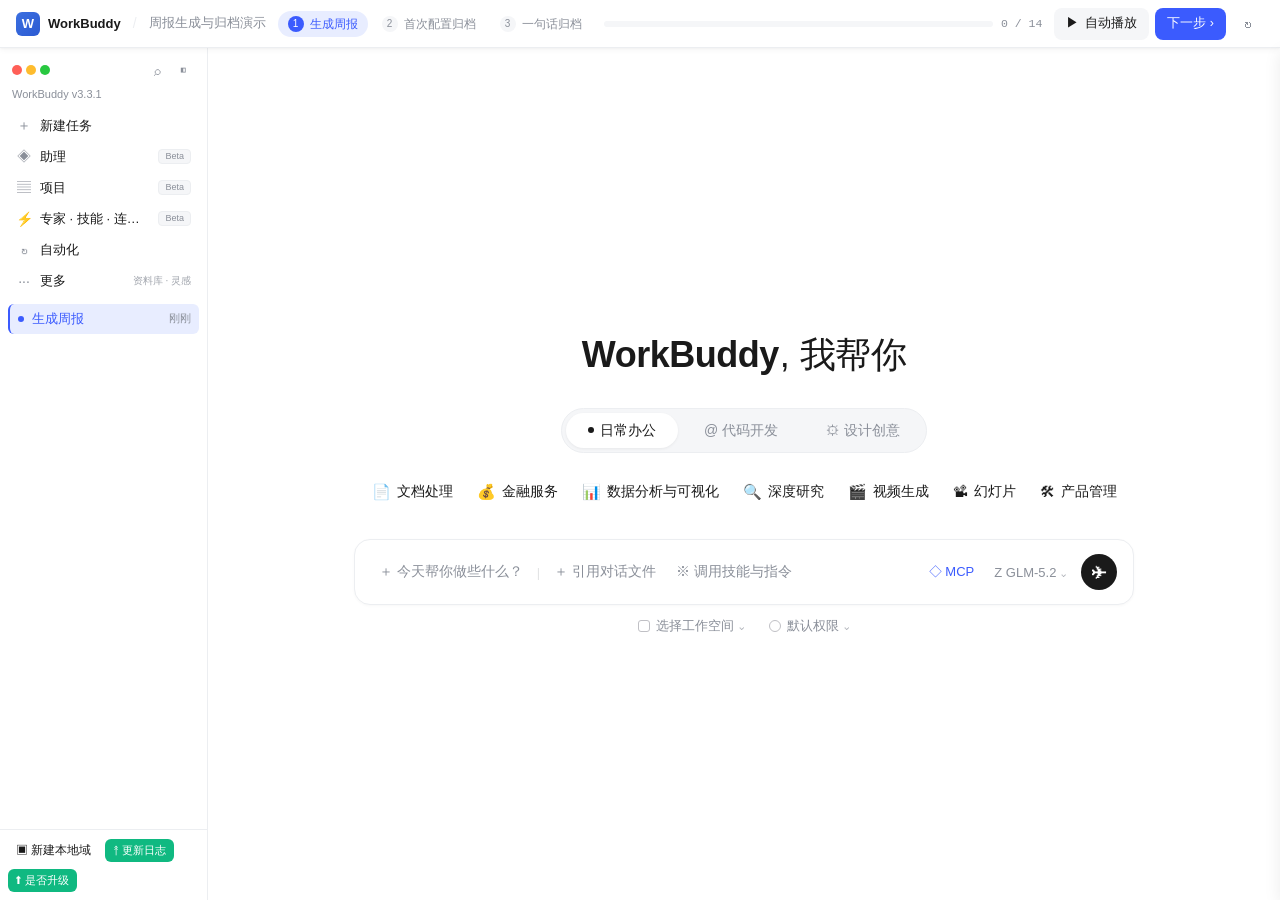
<file: demos/d_weekly/index.html>
<!DOCTYPE html>
<html lang="zh-CN">
<head>
<meta charset="UTF-8">
<meta name="viewport" content="width=device-width, initial-scale=1.0">
<title>WorkBuddy · 周报生成与乐享归档演示</title>
<style>
/* ============ WorkBuddy 设计令牌（从 createskill_demo 源码提取） ============ */
:root{
    --wb-brand:#3B5BFE; --wb-text:#1A1A1A; --wb-sub:#8A8F99;
    --wb-border:#ECEEF1; --wb-bg:#F5F6F8; --wb-chat:#FFFFFF;
    --wb-sidebar:#FAFAFA; --wb-userBubble:#EBE9F8;
    --wb-success:#10B981; --wb-brandLight:#E8EDFF;
    --shadow-bubble:0 1px 2px rgba(0,0,0,.04),0 3px 10px rgba(0,0,0,.05);
    --shadow-soft:0 1px 2px rgba(0,0,0,.03),0 2px 6px rgba(0,0,0,.04);
    --shadow-card:0 4px 16px rgba(0,0,0,.08);
}
*{margin:0;padding:0;box-sizing:border-box}
html,body{height:100%}
body{
    font-family:-apple-system,BlinkMacSystemFont,'PingFang SC','Helvetica Neue',sans-serif;
    background:var(--wb-bg);color:var(--wb-text);
    overflow:hidden;font-size:13px;line-height:1.5;
    -webkit-font-smoothing:antialiased;
}
button{font-family:inherit;border:none;background:none;cursor:pointer;color:inherit}
.app{height:100vh;width:100vw;display:flex;flex-direction:column;background:var(--wb-bg)}

/* ============ 顶部 Header ============ */
.app-header{
    height:48px;flex-shrink:0;background:#fff;border-bottom:1px solid var(--wb-border);
    display:flex;align-items:center;padding:0 16px;gap:12px;
    box-shadow:var(--shadow-soft);position:relative;z-index:10;
}
.hdr-brand{display:flex;align-items:center;gap:8px;flex-shrink:0}
.brand-logo{
    width:24px;height:24px;border-radius:6px;
    background:linear-gradient(135deg,#3B6FE0,#2C5BD2);
    display:flex;align-items:center;justify-content:center;
    color:#fff;font-weight:700;font-size:13px;
}
.brand-name{font-size:13px;font-weight:600;color:var(--wb-text);line-height:1.2}
.hdr-sep{color:var(--wb-border);margin:0 4px;font-size:14px}
.hdr-demo{font-size:12.5px;color:var(--wb-sub)}
.hdr-steps{display:flex;align-items:center;gap:4px;flex-shrink:0}
.step-pill{
    display:flex;align-items:center;gap:6px;padding:4px 10px;border-radius:99px;
    font-size:12px;color:var(--wb-sub);transition:all .2s;cursor:pointer;white-space:nowrap;
}
.step-pill:hover{background:var(--wb-bg)}
.step-pill.done{color:var(--wb-success)}
.step-pill.cur{background:var(--wb-brandLight);color:var(--wb-brand);font-weight:500}
.step-dot{
    width:16px;height:16px;border-radius:50%;display:flex;align-items:center;justify-content:center;
    font-size:10px;background:var(--wb-bg);color:var(--wb-sub);flex-shrink:0;
}
.step-pill.done .step-dot{background:rgba(16,185,129,.15);color:var(--wb-success)}
.step-pill.cur .step-dot{background:var(--wb-brand);color:#fff}
.hdr-progress{flex:1;min-width:60px;display:flex;align-items:center;gap:8px}
.pbar{flex:1;height:6px;border-radius:99px;background:var(--wb-bg);overflow:hidden}
.pbar-fill{height:100%;border-radius:99px;background:linear-gradient(90deg,var(--wb-brand),#818CF8);transition:width .4s ease-out}
.pnum{font-size:11.5px;color:var(--wb-sub);font-family:ui-monospace,Menlo,monospace;flex-shrink:0}
.hdr-ctrl{display:flex;align-items:center;gap:6px;flex-shrink:0}
.btn-ctrl{
    height:32px;padding:0 12px;display:flex;align-items:center;gap:6px;border-radius:8px;
    font-size:12.5px;font-weight:500;transition:all .15s;
}
.btn-ctrl:disabled{opacity:.4;cursor:not-allowed}
.btn-play{background:var(--wb-bg);color:var(--wb-text)}
.btn-play:not(:disabled):hover{background:#EBEBEF}
.btn-play.playing{background:var(--wb-brand);color:#fff}
.btn-play.playing:not(:disabled):hover{opacity:.9}
.btn-next{background:var(--wb-brand);color:#fff}
.btn-next:not(:disabled):hover{opacity:.9}
.btn-reset{width:32px;height:32px;border-radius:8px;color:var(--wb-sub);display:flex;align-items:center;justify-content:center;font-size:16px}
.btn-reset:not(:disabled):hover{background:var(--wb-bg);color:var(--wb-text)}

/* ============ 主体 ============ */
.app-body{flex:1;min-height:0;display:flex}

/* ============ 左侧边栏 ============ */
.sidebar{
    height:100%;width:208px;flex-shrink:0;background:#fff;
    border-right:1px solid var(--wb-border);display:flex;flex-direction:column;
    font-size:13px;color:var(--wb-text);user-select:none;
}
.sb-top{display:flex;align-items:center;padding:10px 12px 4px}
.sb-lights{display:flex;gap:4px}
.sb-lights span{width:10px;height:10px;border-radius:50%}
.sb-lights .l1{background:#FF5F57}.sb-lights .l2{background:#FEBC2E}.sb-lights .l3{background:#28C840}
.sb-spacer{flex:1}
.sb-icons{display:flex;gap:2px}
.sb-icons button{width:24px;height:24px;display:flex;align-items:center;justify-content:center;color:var(--wb-sub);border-radius:5px;font-size:13px}
.sb-icons button:hover{color:var(--wb-text);background:var(--wb-bg)}
.sb-ver{padding:0 12px 8px;font-size:11px;color:var(--wb-sub)}
.sb-nav{padding:0 8px 8px;display:flex;flex-direction:column;gap:1px}
.sb-nav-item{
    width:100%;display:flex;align-items:center;gap:8px;padding:6px 8px;border-radius:6px;
    color:var(--wb-text);text-align:left;transition:background .15s;font-size:13px;
}
.sb-nav-item:hover{background:var(--wb-bg)}
.sb-nav-item .ni{width:16px;height:16px;display:flex;align-items:center;justify-content:center;font-size:14px;color:var(--wb-sub);flex-shrink:0}
.sb-nav-item .nl{overflow:hidden;text-overflow:ellipsis;white-space:nowrap}
.sb-nav-item .beta{
    margin-left:auto;font-size:9px;line-height:1;padding:2px 6px;border-radius:4px;
    background:var(--wb-bg);color:var(--wb-sub);border:1px solid var(--wb-border);flex-shrink:0;
}
.sb-nav-item .hint{margin-left:auto;font-size:10px;color:rgba(138,143,153,.8);flex-shrink:0}
.sb-chats{flex:1;min-height:0;overflow-y:auto;padding:0 8px 8px;display:flex;flex-direction:column;gap:1px}
.sb-chat{
    display:flex;align-items:center;gap:8px;padding:6px 8px;border-radius:6px;
    transition:all .15s;cursor:pointer;
}
.sb-chat:hover{background:var(--wb-bg)}
.sb-chat.cur{background:var(--wb-brandLight);border-left:2px solid var(--wb-brand)}
.sb-chat .cd{width:6px;height:6px;border-radius:50%;flex-shrink:0;background:var(--wb-success)}
.sb-chat.cur .cd{background:var(--wb-brand)}
.sb-chat .ct{flex:1;font-size:12.5px;overflow:hidden;text-overflow:ellipsis;white-space:nowrap}
.sb-chat.cur .ct{color:var(--wb-brand);font-weight:500}
.sb-chat .cm{font-size:10.5px;color:var(--wb-sub);flex-shrink:0}
.sb-bottom{border-top:1px solid var(--wb-border);padding:8px;display:flex;align-items:center;gap:6px;flex-wrap:wrap}
.sb-bot-btn{display:flex;align-items:center;gap:5px;padding:4px 8px;border-radius:6px;font-size:12px;color:var(--wb-text)}
.sb-bot-btn:hover{background:var(--wb-bg)}
.sb-bot-btn.green{background:#10B981;color:#fff;font-weight:500;font-size:11px;padding:4px 8px}
.sb-bot-btn.green:hover{opacity:.9}

/* ============ 聊天主区 ============ */
.chat-main{flex:1;min-width:0;display:flex;flex-direction:column;background:var(--wb-chat);position:relative}
.chat-hdr{
    height:44px;flex-shrink:0;background:var(--wb-sidebar);border-bottom:1px solid var(--wb-border);
    display:flex;align-items:center;gap:8px;padding:0 16px;
}
.chat-hdr .dots{display:flex;gap:3px;align-items:center;flex-shrink:0}
.chat-hdr .dots span{
    display:flex;align-items:center;gap:5px;padding:4px 10px;border-radius:6px;font-size:11.5px;
    color:var(--wb-sub);white-space:nowrap;
}
.chat-hdr .dots span.on{background:#fff;color:var(--wb-text);box-shadow:var(--shadow-soft);font-weight:500}
.chat-hdr .c-sub{font-size:11px;color:var(--wb-sub);margin-left:auto;flex-shrink:0}
.chat-scroll{flex:1;min-height:0;overflow-y:auto;padding:20px 24px 12px;scroll-behavior:smooth}
.chat-scroll::-webkit-scrollbar{width:5px}
.chat-scroll::-webkit-scrollbar-thumb{background:#D8DADE;border-radius:3px}
.msg-list{max-width:800px;margin:0 auto;display:flex;flex-direction:column;gap:18px}

/* ============ 欢迎主页（截图真实样式） ============ */
.welcome{
    flex:1;display:flex;flex-direction:column;align-items:center;justify-content:center;
    padding:60px 20px 40px;position:relative;overflow-y:auto;
}
.welcome-title{
    font-size:36px;color:var(--wb-text);margin-bottom:32px;letter-spacing:-0.5px;
    line-height:1.2;
}
.welcome-title .wb-name{font-weight:700}
.welcome-title .wb-comma{font-weight:500;color:var(--wb-text);margin:0 1px}
.welcome-title .wb-rest{font-weight:500;color:var(--wb-text)}
.welcome-tabs{
    display:flex;gap:4px;margin-bottom:28px;background:var(--wb-bg);
    padding:4px;border-radius:99px;border:1px solid var(--wb-border);
}
.w-tab{
    padding:7px 22px;border-radius:99px;font-size:14px;color:var(--wb-sub);
    display:flex;align-items:center;gap:6px;transition:all .15s;cursor:pointer;
}
.w-tab:hover{color:var(--wb-text)}
.w-tab.active{background:#fff;color:var(--wb-text);font-weight:500;box-shadow:0 1px 3px rgba(0,0,0,.06)}
.w-tab-dot{width:6px;height:6px;border-radius:50%;background:var(--wb-text)}
.welcome-cards{
    display:flex;gap:24px;flex-wrap:wrap;justify-content:center;
    max-width:780px;margin-bottom:36px;
}
.w-card{
    display:flex;align-items:center;gap:6px;padding:0;
    font-size:13.5px;cursor:pointer;color:var(--wb-text);
}
.w-card:hover{color:var(--wb-brand)}
.w-card-icon{font-size:15px;display:inline-flex;align-items:center}
.welcome-input-wrap{width:100%;max-width:780px}
.welcome-input{
    display:flex;align-items:center;gap:4px;
    border:1px solid var(--wb-border);border-radius:16px;
    padding:14px 16px;background:#fff;transition:all .15s;
    box-shadow:0 1px 3px rgba(0,0,0,.03);
}
.welcome-input.focus{border-color:var(--wb-brand);box-shadow:0 0 0 3px rgba(59,91,254,.08)}
.wi-tool{
    display:flex;align-items:center;gap:4px;color:var(--wb-sub);
    font-size:13.5px;cursor:pointer;padding:5px 8px;border-radius:8px;
    background:transparent;border:none;transition:all .15s;white-space:nowrap;
}
.wi-tool:hover{background:var(--wb-bg);color:var(--wb-text)}
.wi-text{color:rgba(26,26,26,.85);font-size:13.5px;padding:5px 8px;cursor:text}
.wi-sep{color:rgba(138,143,153,.25);font-weight:300;padding:0 2px}
.welcome-input-right{margin-left:auto;display:flex;align-items:center;gap:8px;flex-shrink:0}
.welcome-mcp{font-size:13px;color:var(--wb-brand);padding:4px 6px;cursor:pointer}
.welcome-model{font-size:13px;color:var(--wb-sub);padding:4px 6px;cursor:pointer}
.welcome-send{
    width:36px;height:36px;border-radius:50%;background:#1A1A1A;color:#fff;
    border:none;display:flex;align-items:center;justify-content:center;
    cursor:pointer;flex-shrink:0;transition:all .15s;font-size:15px;
}
.welcome-send:hover{background:#2d2d44;transform:scale(1.05)}
.welcome-send:disabled{background:#D1D5DB;cursor:not-allowed;transform:none}
.welcome-input-footer{
    display:flex;align-items:center;gap:24px;
    margin-top:12px;padding:0 4px;
    justify-content:center;font-size:12.5px;color:var(--wb-sub);
}
.welcome-fbtn{display:flex;align-items:center;gap:6px;cursor:pointer}
.welcome-fbtn:hover{color:var(--wb-text)}
.wi-radio{width:12px;height:12px;border:1.5px solid #C0C0C5;border-radius:50%;display:inline-block}
.wi-check{width:12px;height:12px;border:1.5px solid #C0C0C5;border-radius:3px;display:inline-block}
.typing-cursor{
    display:inline-block;width:2px;height:14px;background:var(--wb-brand);
    margin-left:2px;animation:blink .7s infinite step-end;vertical-align:middle;
}
@keyframes blink{50%{opacity:0}}

/* ============ 用户消息 ============ */
.msg-user{display:flex;justify-content:flex-end;animation:msgIn .32s ease-out}
@keyframes msgIn{from{opacity:0;transform:translate(10px,8px)}to{opacity:1;transform:translate(0,0)}}
.msg-user .u-bubble{
    max-width:78%;border-radius:16px 16px 4px 16px;background:var(--wb-userBubble);
    color:var(--wb-text);padding:10px 14px;font-size:14px;line-height:1.6;
    box-shadow:var(--shadow-bubble);white-space:pre-wrap;word-break:break-word;
}
.msg-user .u-share{
    max-width:78%;border-radius:16px 16px 4px 16px;background:var(--wb-userBubble);
    padding:12px 14px;box-shadow:var(--shadow-bubble);animation:msgIn .32s ease-out;
}
.u-share-row{display:flex;align-items:flex-start;gap:10px}
.u-share-icon{
    width:36px;height:36px;border-radius:8px;background:#fff;border:1px solid var(--wb-border);
    display:flex;align-items:center;justify-content:center;font-size:18px;flex-shrink:0;
}
.u-share-name{font-size:13.5px;font-weight:500;overflow:hidden;text-overflow:ellipsis;white-space:nowrap;max-width:320px}
.u-share-meta{font-size:12px;color:var(--wb-sub);margin-top:2px}
.u-share-status{margin-top:8px;display:flex;align-items:center;gap:6px;font-size:11.5px}
.u-share-status.ok{color:var(--wb-success)}

/* ============ AI 消息 ============ */
.msg-ai{display:flex;flex-direction:column;align-items:flex-start;gap:0;animation:msgIn .32s ease-out}
.ai-typing{display:flex;align-items:center;gap:6px;padding:6px 2px}
.ai-typing span{width:6px;height:6px;border-radius:50%;background:var(--wb-sub);animation:tb 1.1s infinite ease-in-out}
.ai-typing span:nth-child(2){animation-delay:.18s}
.ai-typing span:nth-child(3){animation-delay:.36s}
@keyframes tb{0%,100%{transform:translateY(0);opacity:.4}50%{transform:translateY(-4px);opacity:1}}

/* skillBadge */
.ai-badge{
    display:inline-flex;align-items:center;gap:6px;align-self:flex-start;border-radius:99px;
    background:rgba(59,91,254,.1);color:var(--wb-brand);border:1px solid rgba(59,91,254,.25);
    padding:4px 10px;font-size:12px;font-weight:500;margin-bottom:8px;
    animation:msgIn .3s ease-out .1s both;
}
.ai-badge .bp{position:relative;display:flex;width:7px;height:7px}
.ai-badge .bp::before{content:'';width:6px;height:6px;border-radius:50%;background:var(--wb-brand);position:absolute;inset:0}
.ai-badge .bp::after{content:'';position:absolute;inset:0;border-radius:50%;background:rgba(59,91,254,.4);animation:ping 1.6s infinite ease-out}
@keyframes ping{0%{transform:scale(1);opacity:.5}80%,100%{transform:scale(1.9);opacity:0}}

/* stages */
.stage-card{
    width:100%;border-radius:10px;border:1px solid var(--wb-border);background:#FBFCFE;
    overflow:hidden;margin-bottom:8px;animation:msgIn .3s ease-out both;
}
.stage-head{
    width:100%;display:flex;align-items:center;gap:8px;padding:8px 12px;text-align:left;
    transition:background .15s;cursor:pointer;
}
.stage-head:hover{background:rgba(232,237,255,.4)}
.stage-arrow{width:14px;height:14px;color:var(--wb-sub);transition:transform .2s;flex-shrink:0;font-size:10px;display:flex;align-items:center;justify-content:center}
.stage-card.open .stage-arrow{transform:rotate(90deg)}
.stage-title{font-size:13px;color:var(--wb-text);font-weight:500}
.stage-right{margin-left:auto;display:flex;align-items:center;gap:6px}
.stage-live{width:6px;height:6px;border-radius:50%;background:var(--wb-success);animation:pulse 1.5s infinite}
@keyframes pulse{0%,100%{opacity:1}50%{opacity:.3}}
.stage-body{max-height:0;overflow:hidden;transition:max-height .25s ease-in-out,opacity .25s;opacity:0}
.stage-card.open .stage-body{max-height:400px;opacity:1}
.stage-body-inner{
    padding:2px 14px 12px;font-size:12.5px;line-height:1.65;color:var(--wb-sub);
    white-space:pre-line;border-top:1px solid rgba(236,238,241,.6);
}
.stage-body-inner code{background:var(--wb-bg);padding:1px 5px;border-radius:4px;font-family:ui-monospace,Menlo,monospace;font-size:11.5px;color:var(--wb-text)}

/* AI 正文 */
.ai-bubble{
    max-width:100%;border-radius:16px 16px 16px 4px;background:#fff;
    padding:10px 14px;box-shadow:var(--shadow-bubble);border:1px solid rgba(236,238,241,.5);
    font-size:14px;line-height:1.75;word-break:break-word;
}
.md h3{font-size:14px;font-weight:600;margin:12px 0 6px;color:var(--wb-text)}
.md h3:first-child{margin-top:0}
.md p{margin:6px 0}.md p:first-child{margin-top:0}.md p:last-child{margin-bottom:0}
.md strong{font-weight:600;color:var(--wb-text)}
.md code{background:var(--wb-bg);padding:1px 5px;border-radius:4px;font-family:ui-monospace,Menlo,monospace;font-size:12.5px;color:var(--wb-brand)}
.md table{border-collapse:collapse;width:100%;margin:8px 0;font-size:12px}
.md th{background:var(--wb-bg);font-weight:600;text-align:left}
.md th,.md td{border:1px solid var(--wb-border);padding:6px 8px}
.md td{color:var(--wb-text)}
.md a{color:var(--wb-brand);text-decoration:none}.md a:hover{text-decoration:underline}

/* products */
.prod-card{
    display:flex;align-items:center;gap:12px;width:100%;max-width:420px;
    border-radius:12px;border:1px solid var(--wb-border);background:#fff;
    padding:12px 14px;box-shadow:var(--shadow-soft);
    transition:all .2s;text-align:left;margin-top:8px;
    animation:msgIn .35s cubic-bezier(.3,1.4,.5,1) both;
}
.prod-card:hover{border-color:rgba(59,91,254,.4);box-shadow:var(--shadow-card);transform:translateY(-2px)}
.prod-icon{
    width:36px;height:36px;border-radius:9px;display:flex;align-items:center;justify-content:center;
    font-size:18px;flex-shrink:0;border:1px solid var(--wb-border);background:#fff;
}
.prod-info{flex:1;min-width:0}
.prod-name{font-size:13.5px;font-weight:500;color:var(--wb-text);overflow:hidden;text-overflow:ellipsis;white-space:nowrap}
.prod-type{font-size:11px;color:var(--wb-sub);margin-top:1px}
.prod-arrow{color:var(--wb-sub);flex-shrink:0;font-size:14px;transition:color .2s}
.prod-card:hover .prod-arrow{color:var(--wb-brand)}

/* transition 黄色提示 */
.ai-transition{
    margin-top:8px;display:flex;align-items:flex-start;gap:8px;border-radius:12px;
    background:#FFF7E6;border:1px solid rgba(255,226,168,.8);
    padding:10px 14px;font-size:12.5px;color:#9B6E00;line-height:1.6;
    animation:msgIn .3s ease-out both;
}

/* ============ 聊天模式输入区 ============ */
.chat-input-wrap{flex-shrink:0;background:#fff;border-top:1px solid var(--wb-border);padding:12px 24px 14px}
.chat-input-box{max-width:800px;margin:0 auto}
.cib{
    display:flex;align-items:center;gap:8px;border:1px solid var(--wb-border);
    border-radius:14px;padding:8px 14px;background:#fff;transition:all .15s;
}
.cib.focus{border-color:var(--wb-brand);box-shadow:0 0 0 3px rgba(59,91,254,.08)}
.cib-plus{width:26px;height:26px;display:flex;align-items:center;justify-content:center;color:var(--wb-sub);border-radius:6px;font-size:16px;flex-shrink:0}
.cib-plus:hover{background:var(--wb-bg);color:var(--wb-text)}
.cib-main{flex:1;min-width:0}
.cib-text{font-size:13.5px;color:var(--wb-text);min-height:20px;display:flex;align-items:center;flex-wrap:wrap;gap:4px}
.cib-placeholder{display:flex;align-items:center;gap:8px;font-size:13.5px;color:var(--wb-sub);flex-wrap:wrap}
.cib-placeholder .p-main{color:rgba(26,26,26,.8)}
.cib-placeholder .p-sep{color:rgba(138,143,153,.3)}
.cib-ph-btn{display:flex;align-items:center;gap:4px;font-size:12.5px;color:var(--wb-sub)}
.cib-right{display:flex;align-items:center;gap:6px;flex-shrink:0}
.cib-mcp{
    display:flex;align-items:center;gap:4px;font-size:12px;color:var(--wb-brand);
    background:rgba(59,91,254,.04);border:1px solid rgba(59,91,254,.15);
    padding:4px 8px;border-radius:7px;
}
.cib-model{font-size:12px;color:var(--wb-sub);padding:4px 6px}
.cib-send{
    width:34px;height:34px;border-radius:10px;background:var(--wb-text);color:#fff;
    display:flex;align-items:center;justify-content:center;font-size:15px;
    transition:all .15s;flex-shrink:0;
}
.cib-send:hover{opacity:.9;transform:scale(1.05)}
.cib-send:disabled{background:#D1D5DB;cursor:not-allowed;transform:none}
.cib-footer{display:flex;align-items:center;gap:20px;margin-top:8px;padding:0 4px}
.cib-fbtn{display:flex;align-items:center;gap:5px;font-size:12px;color:var(--wb-sub)}
.cib-fbtn .fchk{width:14px;height:14px;border:1px solid var(--wb-border);border-radius:3px}
.cib-hint{margin-left:auto;font-size:11px;color:rgba(138,143,153,.6)}

/* ============ 抽屉 ============ */
.drawer{
    position:absolute;top:48px;right:0;bottom:0;width:400px;background:#fff;
    border-left:1px solid var(--wb-border);box-shadow:var(--shadow-card);z-index:40;
    display:flex;flex-direction:column;transform:translateX(100%);
    transition:transform .3s ease-out;
}
.drawer.open{transform:translateX(0)}
.dr-head{
    height:44px;flex-shrink:0;border-bottom:1px solid var(--wb-border);
    display:flex;align-items:center;gap:8px;padding:0 14px;
}
.dr-back{width:26px;height:26px;display:flex;align-items:center;justify-content:center;border-radius:6px;color:var(--wb-sub);font-size:14px}
.dr-back:hover{background:var(--wb-bg);color:var(--wb-text)}
.dr-title{font-size:13px;font-weight:600;overflow:hidden;text-overflow:ellipsis;white-space:nowrap;flex:1;min-width:0}
.dr-sub{font-size:11px;color:var(--wb-sub);flex-shrink:0}
.dr-body{flex:1;overflow-y:auto;background:var(--wb-bg);padding:12px}
.dr-body::-webkit-scrollbar{width:5px}
.dr-body::-webkit-scrollbar-thumb{background:#D8DADE;border-radius:3px}
.excel-sheet{border-radius:10px;background:#fff;box-shadow:var(--shadow-soft);border:1px solid var(--wb-border);overflow:hidden;margin-bottom:12px}
.excel-title{padding:12px 16px;background:linear-gradient(135deg,#3B6FE0,#2C5BD2);color:#fff;font-size:14px;font-weight:600}
.excel-title small{display:block;font-size:11px;opacity:.9;font-weight:400;margin-top:2px}
.excel-table{width:100%;border-collapse:collapse;font-size:11px}
.excel-table th{background:#F8F9FB;font-weight:600;padding:6px 8px;border:1px solid var(--wb-border);text-align:left;white-space:nowrap}
.excel-table td{padding:6px 8px;border:1px solid var(--wb-border);color:var(--wb-text)}
.tag-ok{color:var(--wb-success);font-weight:500}
.tag-run{color:#F59E0B;font-weight:500}
.archive-card{border-radius:10px;background:#fff;box-shadow:var(--shadow-soft);border:1px solid var(--wb-border);overflow:hidden;margin-bottom:12px}
.arc-head{padding:12px 16px;background:linear-gradient(135deg,#059669,#10B981);color:#fff}
.arc-head .t1{font-size:14px;font-weight:600;display:flex;align-items:center;gap:6px}
.arc-head .t2{font-size:11px;opacity:.9;margin-top:2px}
.arc-rows{padding:12px 16px;display:flex;flex-direction:column;gap:8px}
.arc-row{display:flex;gap:8px;font-size:12px}
.arc-row .k{color:var(--wb-sub);width:64px;flex-shrink:0}
.arc-row .v{color:var(--wb-text);word-break:break-all}
.arc-row .v a{color:var(--wb-brand)}
.api-log{border-radius:10px;background:#1E293B;color:#E2E8F0;padding:12px 14px;font-family:ui-monospace,Menlo,monospace;font-size:11px;line-height:1.7;overflow-x:auto;white-space:pre}
.api-log .g{color:#34D399}.api-log .y{color:#FBBF24}.api-log .b{color:#93C5FD}

@media (max-width:1100px){.drawer{width:340px}.step-pill .sp-t{display:none}}
@media (max-width:860px){.sidebar{display:none}.drawer{width:100%}.hdr-demo{display:none}.mascot{display:none}}
</style>
</head>
<body>
<div class="app">

    <!-- 顶部 Header -->
    <div class="app-header">
        <div class="hdr-brand">
            <div class="brand-logo">W</div>
            <div class="brand-name">WorkBuddy</div>
            <span class="hdr-sep">/</span>
            <div class="hdr-demo">周报生成与归档演示</div>
        </div>
        <div class="hdr-steps" id="hdrSteps"></div>
        <div class="hdr-progress">
            <div class="pbar"><div class="pbar-fill" id="pbarFill" style="width:0%"></div></div>
            <span class="pnum" id="pnum">0 / 14</span>
        </div>
        <div class="hdr-ctrl">
            <button class="btn-ctrl btn-play" id="btnPlay" onclick="togglePlay()">
                <span id="playIcon">▶</span><span id="playText">自动播放</span>
            </button>
            <button class="btn-ctrl btn-next" id="btnNext" onclick="nextStep()">下一步 ›</button>
            <button class="btn-reset" id="btnReset" title="重置演示" onclick="resetAll()">↻</button>
        </div>
    </div>

    <div class="app-body">

        <!-- 左侧边栏 -->
        <aside class="sidebar">
            <div class="sb-top">
                <div class="sb-lights"><span class="l1"></span><span class="l2"></span><span class="l3"></span></div>
                <div class="sb-spacer"></div>
                <div class="sb-icons">
                    <button title="搜索">⌕</button>
                    <button title="收起">◧</button>
                </div>
            </div>
            <div class="sb-ver">WorkBuddy v3.3.1</div>
            <div class="sb-nav">
                <button class="sb-nav-item"><span class="ni">＋</span><span class="nl">新建任务</span></button>
                <button class="sb-nav-item"><span class="ni">◈</span><span class="nl">助理</span><span class="beta">Beta</span></button>
                <button class="sb-nav-item"><span class="ni">▤</span><span class="nl">项目</span><span class="beta">Beta</span></button>
                <button class="sb-nav-item"><span class="ni">⚡</span><span class="nl">专家 · 技能 · 连接器</span><span class="beta">Beta</span></button>
                <button class="sb-nav-item"><span class="ni">↻</span><span class="nl">自动化</span></button>
                <button class="sb-nav-item"><span class="ni">···</span><span class="nl">更多</span><span class="hint">资料库 · 灵感</span></button>
            </div>
            <div class="sb-chats" id="sbChats"></div>
            <div class="sb-bottom">
                <button class="sb-bot-btn">▣ 新建本地域</button>
                <button class="sb-bot-btn green">↟ 更新日志</button>
                <button class="sb-bot-btn green">⬆ 是否升级</button>
            </div>
        </aside>

        <!-- 聊天主区 -->
        <main class="chat-main" id="chatMain">

            <!-- 欢迎主页（截图1） -->
            <div class="welcome" id="welcomeScreen">
                <div class="welcome-title"><span class="wb-name">WorkBuddy</span><span class="wb-comma">,</span><span class="wb-rest"> 我帮你</span></div>
                <div class="welcome-tabs">
                    <div class="w-tab active"><span class="w-tab-dot"></span>日常办公</div>
                    <div class="w-tab">@ 代码开发</div>
                    <div class="w-tab">⚙ 设计创意</div>
                </div>
                <div class="welcome-cards">
                    <div class="w-card"><span class="w-card-icon">📄</span>文档处理</div>
                    <div class="w-card"><span class="w-card-icon">💰</span>金融服务</div>
                    <div class="w-card"><span class="w-card-icon">📊</span>数据分析与可视化</div>
                    <div class="w-card"><span class="w-card-icon">🔍</span>深度研究</div>
                    <div class="w-card"><span class="w-card-icon">🎬</span>视频生成</div>
                    <div class="w-card"><span class="w-card-icon">📽</span>幻灯片</div>
                    <div class="w-card"><span class="w-card-icon">🛠</span>产品管理</div>
                </div>
                <!-- 输入框（带打字机） -->
                <div class="welcome-input-wrap">
                    <div class="welcome-input" id="welcomeInput">
                        <button class="wi-tool" id="welcomePh">＋ 今天帮你做些什么？</button>
                        <span class="wi-sep">|</span>
                        <button class="wi-tool">＋ 引用对话文件</button>
                        <button class="wi-tool">※ 调用技能与指令</button>
                        <div class="welcome-input-right">
                            <button class="welcome-mcp">◇ MCP</button>
                            <span class="welcome-model">Z GLM-5.2 ⌄</span>
                            <button class="welcome-send" id="welcomeSend" onclick="sendCurrent()" title="发送">✈</button>
                        </div>
                    </div>
                    <div class="welcome-input-footer">
                        <button class="welcome-fbtn"><span class="wi-check"></span>选择工作空间 ⌄</button>
                        <button class="welcome-fbtn"><span class="wi-radio"></span>默认权限 ⌄</button>
                    </div>
                </div>
            </div>

            <!-- 聊天视图（初始隐藏） -->
            <div class="chat-hdr" id="chatHdr" style="display:none">
                <div class="dots" id="chatTabs"></div>
                <div class="c-sub" id="chatSub"></div>
            </div>
            <div class="chat-scroll" id="chatScroll" style="display:none">
                <div class="msg-list" id="msgList"></div>
            </div>
            <div class="chat-input-wrap" id="chatInputWrap" style="display:none">
                <div class="chat-input-box">
                    <div class="cib" id="cib">
                        <button class="cib-plus">＋</button>
                        <div class="cib-main">
                            <div class="cib-placeholder" id="cibPh">
                                <span class="p-main">今天帮你做些什么？</span>
                                <span class="p-sep">|</span>
                                <button class="cib-ph-btn">@ 引用对话文件</button>
                                <button class="cib-ph-btn">/ 调用技能与指令</button>
                            </div>
                            <div class="cib-text" id="cibText" style="display:none"></div>
                        </div>
                        <div class="cib-right">
                            <button class="cib-mcp">◇ MCP</button>
                            <span class="cib-model">Z GLM-5.3 ⌄</span>
                            <button class="cib-send" id="cibSend" onclick="sendCurrent()" title="发送">➤</button>
                        </div>
                    </div>
                    <div class="cib-footer">
                        <button class="cib-fbtn"><span class="fchk"></span>选择工作空间 ⌄</button>
                        <button class="cib-fbtn"><span class="fchk"></span>默认权限 ⌄</button>
                        <span class="cib-hint">Enter 发送 · Shift+Enter 换行</span>
                    </div>
                </div>
            </div>
        </main>

        <!-- 抽屉 -->
        <div class="drawer" id="drawer">
            <div class="dr-head">
                <button class="dr-back" onclick="closeDrawer()">‹</button>
                <div class="dr-title" id="drTitle">产物详情</div>
                <div class="dr-sub" id="drSub"></div>
            </div>
            <div class="dr-body" id="drBody"></div>
        </div>
    </div>
</div>

<script>function _regenerator(){var e,t,r="function"==typeof Symbol?Symbol:{},n=r.iterator||"@@iterator",o=r.toStringTag||"@@toStringTag";function i(r,n,o,i){var c=n&&n.prototype instanceof Generator?n:Generator,u=Object.create(c.prototype);return _regeneratorDefine2(u,"_invoke",function(r,n,o){var i,c,u,f=0,p=o||[],y=!1,G={p:0,n:0,v:e,a:d,f:d.bind(e,4),d:function d(t,r){return i=t,c=0,u=e,G.n=r,a;}};function d(r,n){for(c=r,u=n,t=0;!y&&f&&!o&&t<p.length;t++){var o,i=p[t],d=G.p,l=i[2];r>3?(o=l===n)&&(u=i[(c=i[4])?5:(c=3,3)],i[4]=i[5]=e):i[0]<=d&&((o=r<2&&d<i[1])?(c=0,G.v=n,G.n=i[1]):d<l&&(o=r<3||i[0]>n||n>l)&&(i[4]=r,i[5]=n,G.n=l,c=0));}if(o||r>1)return a;throw y=!0,n;}return function(o,p,l){if(f>1)throw TypeError("Generator is already running");for(y&&1===p&&d(p,l),c=p,u=l;(t=c<2?e:u)||!y;){i||(c?c<3?(c>1&&(G.n=-1),d(c,u)):G.n=u:G.v=u);try{if(f=2,i){if(c||(o="next"),t=i[o]){if(!(t=t.call(i,u)))throw TypeError("iterator result is not an object");if(!t.done)return t;u=t.value,c<2&&(c=0);}else 1===c&&(t=i.return)&&t.call(i),c<2&&(u=TypeError("The iterator does not provide a '"+o+"' method"),c=1);i=e;}else if((t=(y=G.n<0)?u:r.call(n,G))!==a)break;}catch(t){i=e,c=1,u=t;}finally{f=1;}}return{value:t,done:y};};}(r,o,i),!0),u;}var a={};function Generator(){}function GeneratorFunction(){}function GeneratorFunctionPrototype(){}t=Object.getPrototypeOf;var c=[][n]?t(t([][n]())):(_regeneratorDefine2(t={},n,function(){return this;}),t),u=GeneratorFunctionPrototype.prototype=Generator.prototype=Object.create(c);function f(e){return Object.setPrototypeOf?Object.setPrototypeOf(e,GeneratorFunctionPrototype):(e.__proto__=GeneratorFunctionPrototype,_regeneratorDefine2(e,o,"GeneratorFunction")),e.prototype=Object.create(u),e;}return GeneratorFunction.prototype=GeneratorFunctionPrototype,_regeneratorDefine2(u,"constructor",GeneratorFunctionPrototype),_regeneratorDefine2(GeneratorFunctionPrototype,"constructor",GeneratorFunction),GeneratorFunction.displayName="GeneratorFunction",_regeneratorDefine2(GeneratorFunctionPrototype,o,"GeneratorFunction"),_regeneratorDefine2(u),_regeneratorDefine2(u,o,"Generator"),_regeneratorDefine2(u,n,function(){return this;}),_regeneratorDefine2(u,"toString",function(){return"[object Generator]";}),(_regenerator=function _regenerator(){return{w:i,m:f};})();}function _regeneratorDefine2(e,r,n,t){var i=Object.defineProperty;try{i({},"",{});}catch(e){i=0;}_regeneratorDefine2=function _regeneratorDefine(e,r,n,t){function o(r,n){_regeneratorDefine2(e,r,function(e){return this._invoke(r,n,e);});}r?i?i(e,r,{value:n,enumerable:!t,configurable:!t,writable:!t}):e[r]=n:(o("next",0),o("throw",1),o("return",2));},_regeneratorDefine2(e,r,n,t);}function asyncGeneratorStep(n,t,e,r,o,a,c){try{var i=n[a](c),u=i.value;}catch(n){return void e(n);}i.done?t(u):Promise.resolve(u).then(r,o);}function _asyncToGenerator(n){return function(){var t=this,e=arguments;return new Promise(function(r,o){var a=n.apply(t,e);function _next(n){asyncGeneratorStep(a,r,o,_next,_throw,"next",n);}function _throw(n){asyncGeneratorStep(a,r,o,_next,_throw,"throw",n);}_next(void 0);});};}function _createForOfIteratorHelper(r,e){var t="undefined"!=typeof Symbol&&r[Symbol.iterator]||r["@@iterator"];if(!t){if(Array.isArray(r)||(t=_unsupportedIterableToArray(r))||e&&r&&"number"==typeof r.length){t&&(r=t);var _n=0,F=function F(){};return{s:F,n:function n(){return _n>=r.length?{done:!0}:{done:!1,value:r[_n++]};},e:function e(r){throw r;},f:F};}throw new TypeError("Invalid attempt to iterate non-iterable instance.\nIn order to be iterable, non-array objects must have a [Symbol.iterator]() method.");}var o,a=!0,u=!1;return{s:function s(){t=t.call(r);},n:function n(){var r=t.next();return a=r.done,r;},e:function e(r){u=!0,o=r;},f:function f(){try{a||null==t.return||t.return();}finally{if(u)throw o;}}};}function _unsupportedIterableToArray(r,a){if(r){if("string"==typeof r)return _arrayLikeToArray(r,a);var t={}.toString.call(r).slice(8,-1);return"Object"===t&&r.constructor&&(t=r.constructor.name),"Map"===t||"Set"===t?Array.from(r):"Arguments"===t||/^(?:Ui|I)nt(?:8|16|32)(?:Clamped)?Array$/.test(t)?_arrayLikeToArray(r,a):void 0;}}function _arrayLikeToArray(r,a){(null==a||a>r.length)&&(a=r.length);for(var e=0,n=Array(a);e<a;e++)n[e]=r[e];return n;}var ACTS=[{index:1,title:"生成周报",subtitle:"Act 1 · 上传模板+提供进展"},{index:2,title:"首次配置归档",subtitle:"Act 2 · 提供乐享文件夹链接"},{index:3,title:"一句话归档",subtitle:"Act 3 · 之后每周一句话"}];var CHATS=[{title:"生成周报",act:1,time:"刚刚"},{title:"首次配置归档",act:2,time:"刚刚"},{title:"一句话归档",act:3,time:"刚刚"}];var STEPS=[{act:1,role:"user",text:"帮我生成周报。"},{act:1,role:"assistant",skillBadge:"周报生成",stages:[{title:"① 加载周报 Skill",detail:"触发词命中「写周报 / 帮我生成周报」。\n按 SKILL.md 流程执行：上传模板 → 收集进展 → 生成 XLSX。",autoExpand:true}],text:"Skill 已加载——`weekly-report`。生成周报需要两样东西：\n\n**① 周报模板**（Excel，团队统一格式）\n**② 本周项目进展**（自由描述即可）\n\n先从模板开始——请把你们的周报模板文件发我，或回复「用默认模板」。"},{act:1,role:"user",shareCard:{fileName:"xxx个人周报模板.xlsx",target:"当前任务",size:"25.3 KB"}},{act:1,role:"assistant",stages:[{title:"② 解析模板结构",detail:"读取 XLSX 表头，识别 9 个字段：\n序号 / 行业中心 / 赛道 / 客户组 / 项目名称 / 里程碑 / 本月目标 / 本周进展 / 下周计划。\n校验通过。",autoExpand:true}],text:"模板已解析 ✓ 共识别 **9 个字段**（序号 / 行业中心 / 赛道 / 客户组 / 项目名称 / 里程碑 / 本月目标 / 本周进展 / 下周计划）。\n\n接下来请提供**本周项目进展**——直接文字描述就行，我会整理成模板格式。\n\n💡 投喂内容的方式：\n• 直接粘贴进展文字\n• 分享项目周报 / 文档到当前任务\n• 把对话记录、会议纪要丢给我\n• 引用之前的工作文件"},{act:1,role:"user",shareCard:{fileName:"xxx_项目A周报_0810-0814.docx 等 2 个文件",target:"当前任务",size:"48.6 KB",multi:true}},{act:1,role:"assistant",skillBadge:"周报生成",stages:[{title:"③ 读取并解析项目文件",detail:"OCR + 文本提取，处理上传的 2 个文件：\n· xxx_项目A周报_0810-0814.docx（Word 文档）\n· xxx_项目B需求评审纪要_0818.md（Markdown）\n识别结构化字段：项目名称 / 进展描述 / 里程碑 / 负责人。",autoExpand:true}],text:"已读取 2 个文件，自动预提取出本周进展：\n\n### 自动预提取的内容\n\n| 项目 | 进展描述 |\n| --- | --- |\n| 项目A | UAT测试用例编写完成，已进入执行阶段，无阻塞 |\n| 项目B | 需求评审完成，PRD文档已输出 |\n\n⚠️ 这是**预提取**版本，可能有遗漏。\n\n💡 你可以**直接在下方输入文字补充 / 修正**——比如：\n• 「项目A 下周要补一轮回归测试」\n• 「项目B 的 PRD 已发给研发 review」\n• 「补充项目C：客户首次验收通过」\n\n补充完我就按模板生成最终周报。"},{act:1,role:"user",text:"补充 2 点：\n1、项目A 下周要补一轮回归测试；\n2、项目B 的 PRD 已发给研发 review。"},{act:1,role:"assistant",skillBadge:"周报生成",stages:[{title:"④ 合并文件预提取 + 用户补充",detail:"从文件预提取 2 条进展，合并用户补充的 2 条，共 4 条进展信息，按项目归类去重。",autoExpand:false},{title:"⑤ 按模板填充并生成",detail:"调用 openpyxl 按模板字段逐格写入，保留原表头样式，输出 XLSX 到工作目录。",autoExpand:false}],text:"周报已生成 ✓ 综合**文件预提取 + 你的补充**：\n\n### xxx个人周报\n\n| 序号 | 项目名称 | 里程碑 | 本月目标 |\n| --- | --- | --- | --- |\n| 1 | 项目A | 【进行中】UAT测试-0822 | 完成UAT验收 |\n| 2 | 项目B | 【已完成】需求评审-0818 | 完成PRD文档 |\n\n**本周进展：**\n1、项目A：UAT测试用例编写完成，已进入执行阶段，无阻塞（来自文件）\n2、项目B：需求评审完成，PRD文档已输出（来自文件）\n3、项目A下周要补一轮回归测试（用户补充）\n4、项目B 的 PRD 已发给研发 review（用户补充）\n\n**下周计划：**\n1、推进项目A UAT验收、启动项目B开发环境搭建",products:[{name:"xxx个人周报_0817_0821.xlsx",type:"xlsx",view:"excel"}],transition:"下一步：说「把周报归档到乐享」，我会把它上传到团队知识库。"},{act:2,role:"user",text:"把周报归档到乐享。"},{act:2,role:"assistant",skillBadge:"周报归档",text:"检测到这是**首次使用归档功能**，需要先配置一次**乐享知识库的目标位置**——配置会持久化保存，之后每次归档不用再提供。\n\n请把乐享文件夹链接发我，格式如：\n`https://csig.lexiangla.com/spaces/xxxx?company_from=csig`\n\n也可以顺带告诉我目标文件夹名称（如「xxx个人周报乐享文件夹」）。"},{act:2,role:"user",text:"链接：https://csig.lexiangla.com/spaces/a8b6822538204d62bbedb720a08fe37f?company_from=csig\n文件夹：xxx个人周报乐享文件夹"},{act:2,role:"assistant",skillBadge:"周报归档",stages:[{title:"① 验证知识库访问权限",detail:"调用 mcp__lexiang__space_describe_space 验证链接有效性。\n返回：知识空间「交付中心周报」，当前身份有上传权限 ✓",autoExpand:true},{title:"② 保存归档配置",detail:"将知识库链接 + 目标文件夹写入工作空间配置，后续自动读取。",autoExpand:true}],text:"配置完成 ✓\n\n· 知识库：**交付中心周报**（已验证上传权限）\n· 目标文件夹：**xxx个人周报乐享文件夹**\n\n下次只要说「归档周报」，我直接定位文件并上传，不再重复配置。",transition:"配置已持久化到工作空间，重启后依然有效。现在试试说「归档本周周报」？"},{act:3,role:"user",text:"归档本周周报。"},{act:3,role:"assistant",skillBadge:"周报归档",stages:[{title:"① 定位周报文件",detail:"读取归档配置 → 扫描工作目录 → 命中 xxx个人周报_0817_0821.xlsx（18.5 KB）。",autoExpand:true},{title:"② 申请上传凭证",detail:"mcp__lexiang__file_apply_upload\n参数：name / parent_entry_id / upload_type / mime_type / size\n返回：session_id + upload_url",autoExpand:true},{title:"③ 上传文件内容",detail:"HTTP PUT → upload_url\n正文：xlsx 二进制（18944 bytes）\n返回：HTTP 200 OK",autoExpand:true},{title:"④ 确认归档完成",detail:"mcp__lexiang__file_commit_upload(session_id)\n返回：entry_id + status: success",autoExpand:true}],text:"归档完成 ✓\n\n· 文件：xxx个人周报_0817_0821.xlsx\n· 位置：交付中心周报 / xxx个人周报乐享文件夹\n· 时间：刚刚\n\n[在乐享中查看 →](https://csig.lexiangla.com/spaces/a8b6822538204d62bbedb720a08fe37f?company_from=csig)",products:[{name:"归档记录 · 乐享知识库",type:"link",view:"archive"}],transition:"首次配置 + 归档已跑通。之后每周只需：上传模板 → 说进展 → 说归档，三句话完成周报闭环。"}];var cur=0;var playing=false;var typingUser=false;var playTimer=null;var typeTimer=null;var busyLock=false;var inChat=false;var $=function $(id){return document.getElementById(id);};var msgList=$('msgList');var chatScroll=$('chatScroll');var chatHdr=$('chatHdr');var chatInputWrap=$('chatInputWrap');var chatMain=$('chatMain');var welcomeScreen=$('welcomeScreen');function escHtml(s){return String(s).replace(/&/g,'&amp;').replace(/</g,'&lt;').replace(/>/g,'&gt;');}function renderMd(src){var lines=src.split('\n');var html='',tableRows=[],inTable=false;var flushTable=function flushTable(){if(!tableRows.length)return;var rows=tableRows.filter(function(r){return!/^\|[\s\-|:]+\|$/.test(r.trim());});var t='<table>';rows.forEach(function(r,i){var cells=r.split('|').slice(1,-1).map(function(c){return c.trim();});t+='<tr>';cells.forEach(function(c){t+=(i===0?'<th>':'<td>')+inlineMd(c)+(i===0?'</th>':'</td>');});t+='</tr>';});t+='</table>';html+=t;tableRows=[];inTable=false;};var inlineMd=function inlineMd(s){return escHtml(s).replace(/`([^`]+)`/g,'<code>$1</code>').replace(/\*\*([^*]+)\*\*/g,'<strong>$1</strong>').replace(/\[([^\]]+)\]\(([^)]+)\)/g,'<a href="$2" target="_blank">$1</a>');};var _iterator=_createForOfIteratorHelper(lines),_step;try{for(_iterator.s();!(_step=_iterator.n()).done;){var line=_step.value;var t=line.trim();if(t.startsWith('|')){inTable=true;tableRows.push(t);continue;}if(inTable)flushTable();if(t.startsWith('### '))html+="<h3>".concat(inlineMd(t.slice(4)),"</h3>");else if(/^\d+[、.]\s/.test(t))html+="<p>".concat(inlineMd(t),"</p>");else if(t==='')html+='';else html+="<p>".concat(inlineMd(t),"</p>");}}catch(err){_iterator.e(err);}finally{_iterator.f();}if(inTable)flushTable();return html;}function scrollBottom(){chatScroll.scrollTop=chatScroll.scrollHeight;}function renderUser(step){var d=document.createElement('div');d.className='msg-user';if(step.shareCard){var sc=step.shareCard;var icon=sc.multi?'📁':'📊';var statusText=sc.multi?'✓ 已接收，AI 正在解析 '+(sc.multi?'多份文件':'文件')+'…':'✓ 已接收，模板解析中…';d.innerHTML="\n        <div class=\"u-share\">\n            <div class=\"u-share-row\">\n                <div class=\"u-share-icon\">".concat(icon,"</div>\n                <div style=\"min-width:0;flex:1\">\n                    <div class=\"u-share-name\">").concat(escHtml(sc.fileName),"</div>\n                    <div class=\"u-share-meta\">分享到 <b style=\"color:var(--wb-text);font-weight:500\">").concat(escHtml(sc.target),"</b> · ").concat(escHtml(sc.size)).concat(sc.multi?' · 共 2 个文件':'',"</div>\n                    <div class=\"u-share-status ok\">").concat(statusText,"</div>\n                </div>\n            </div>\n        </div>");}else{d.innerHTML="<div class=\"u-bubble\">".concat(escHtml(step.text),"</div>");}msgList.appendChild(d);scrollBottom();}function renderAI(step){var d=document.createElement('div');d.className='msg-ai';var inner='';if(step.skillBadge){inner+="<div class=\"ai-badge\"><span class=\"bp\"></span>".concat(escHtml(step.skillBadge),"</div>");}if(step.stages){step.stages.forEach(function(s,i){inner+="\n            <div class=\"stage-card ".concat(s.autoExpand?'open':'',"\" style=\"animation-delay:").concat(.15+i*.12,"s\" onclick=\"this.classList.toggle('open')\">\n                <div class=\"stage-head\">\n                    <span class=\"stage-arrow\">▶</span>\n                    <span class=\"stage-title\">").concat(escHtml(s.title),"</span>\n                    <span class=\"stage-right\"><span class=\"stage-live\"></span></span>\n                </div>\n                <div class=\"stage-body\"><div class=\"stage-body-inner\">").concat(renderMd(s.detail),"</div></div>\n            </div>");});}if(step.text){inner+="<div class=\"ai-bubble md\">".concat(renderMd(step.text),"</div>");}if(step.products){step.products.forEach(function(p,i){var icon=p.type==='xlsx'?'📄':p.type==='link'?'🔗':'📦';var typeDesc=p.type==='xlsx'?'Excel 表格 · 已生成':p.type==='link'?'乐享知识库 · 归档成功':'技能包';inner+="\n            <button class=\"prod-card\" style=\"animation-delay:".concat(.3+i*.12,"s\" onclick=\"openProduct('").concat(p.view,"')\">\n                <span class=\"prod-icon\">").concat(icon,"</span>\n                <span class=\"prod-info\">\n                    <span class=\"prod-name\">").concat(escHtml(p.name),"</span>\n                    <span class=\"prod-type\">").concat(typeDesc," · 点击查看</span>\n                </span>\n                <span class=\"prod-arrow\">›</span>\n            </button>");});}if(step.transition){inner+="<div class=\"ai-transition\" style=\"animation-delay:.4s\"><span>💡</span><span>".concat(renderMd(step.transition),"</span></div>");}d.innerHTML=inner;msgList.appendChild(d);scrollBottom();}function renderTyping(){var d=document.createElement('div');d.className='msg-ai';d.id='typingMsg';d.innerHTML="<div class=\"ai-typing\"><span></span><span></span><span></span></div>";msgList.appendChild(d);scrollBottom();}function removeTyping(){var e=$('typingMsg');if(e)e.remove();}function typeNextUser(step,onDone){ensureChatMode();if(step.shareCard){typingUser=false;if(typeof onDone==='function')onDone();return;}if(!step.text){typingUser=false;if(typeof onDone==='function')onDone();return;}typingUser=true;$('cibPh').style.display='none';$('cibText').style.display='flex';$('cibText').innerHTML='<span class="tt"></span><span class="typing-cursor"></span>';var tt=$('cibText').querySelector('.tt');if(!tt){typingUser=false;if(typeof onDone==='function')onDone();return;}var full=String(step.text);var i=0;if(typeTimer){clearInterval(typeTimer);typeTimer=null;}typeTimer=setInterval(function(){try{var chunk=Math.random()<.3?2:1;i=Math.min(full.length,i+chunk);tt.textContent=full.slice(0,i);scrollBottom();if(i>=full.length){clearInterval(typeTimer);typeTimer=null;setTimeout(function(){typingUser=false;if(typeof onDone==='function')onDone();},400);}}catch(err){clearInterval(typeTimer);typeTimer=null;typingUser=false;if(typeof onDone==='function')onDone();}},22);}function clearInputBox(){if(typeTimer){clearInterval(typeTimer);typeTimer=null;}typingUser=false;var cibText=$('cibText');if(cibText){cibText.style.display='none';cibText.innerHTML='';}var cibPh=$('cibPh');if(cibPh)cibPh.style.display='flex';}function clearWelcomeInput(){var welcomePh=$('welcomePh');if(welcomePh){welcomePh.style.display='';welcomePh.textContent='＋ 今天帮你做些什么？';}}function ensureChatMode(){if(inChat)return;inChat=true;welcomeScreen.style.display='none';chatHdr.style.display='flex';chatScroll.style.display='block';chatInputWrap.style.display='block';$('cib').classList.add('focus');scrollBottom();}function playStep(_x){return _playStep.apply(this,arguments);}function _playStep(){_playStep=_asyncToGenerator(_regenerator().m(function _callee(idx){var step;return _regenerator().w(function(_context){while(1)switch(_context.n){case 0:step=STEPS[idx];if(step){_context.n=1;break;}return _context.a(2);case 1:if(!(step.role==='user')){_context.n=6;break;}if(!step.shareCard){_context.n=3;break;}ensureChatMode();renderUser(step);_context.n=2;return sleep(500);case 2:_context.n=5;break;case 3:ensureChatMode();_context.n=4;return new Promise(function(res){return typeNextUser(step,res);});case 4:clearInputBox();renderUser(step);_context.n=5;return sleep(300);case 5:_context.n=8;break;case 6:ensureChatMode();renderTyping();_context.n=7;return sleep(900);case 7:removeTyping();renderAI(step);_context.n=8;return sleep(700);case 8:return _context.a(2);}},_callee);}));return _playStep.apply(this,arguments);}function sleep(ms){return new Promise(function(r){return setTimeout(r,ms);});}function nextStep(){return _nextStep.apply(this,arguments);}function _nextStep(){_nextStep=_asyncToGenerator(_regenerator().m(function _callee2(){var _t;return _regenerator().w(function(_context2){while(1)switch(_context2.p=_context2.n){case 0:if(!busyLock){_context2.n=1;break;}return _context2.a(2);case 1:if(!(cur>=STEPS.length)){_context2.n=2;break;}if(playing)stopPlay();return _context2.a(2);case 2:busyLock=true;$('btnNext').disabled=true;$('btnPlay').disabled=true;_context2.p=3;_context2.n=4;return playStep(cur);case 4:cur++;updateUI();_context2.n=6;break;case 5:_context2.p=5;_t=_context2.v;console.error('playStep error at',cur,_t);cur++;updateUI();case 6:_context2.p=6;busyLock=false;if(cur<STEPS.length){$('btnNext').disabled=false;$('btnPlay').disabled=false;}if(playing&&cur<STEPS.length){playTimer=setTimeout(function(){return nextStep();},900);}else if(playing&&cur>=STEPS.length){stopPlay();$('btnNext').disabled=true;$('btnPlay').disabled=false;}return _context2.f(6);case 7:return _context2.a(2);}},_callee2,null,[[3,5,6,7]]);}));return _nextStep.apply(this,arguments);}function togglePlay(){if(playing){stopPlay();return;}playing=true;$('btnPlay').classList.add('playing');$('playIcon').textContent='❚❚';$('playText').textContent='暂停';if(cur>=STEPS.length){resetAll();}nextStep();}function stopPlay(){playing=false;if(playTimer){clearTimeout(playTimer);playTimer=null;}$('btnPlay').classList.remove('playing');$('playIcon').textContent='▶';$('playText').textContent='自动播放';}function sendCurrent(){if(busyLock)return;if(typingUser&&typeTimer){clearInterval(typeTimer);typeTimer=null;var step=STEPS[cur];var tt=$('cibText').querySelector('.tt');if(tt)tt.textContent=step.text||'';typingUser=false;setTimeout(function(){return nextStep();},250);}else{nextStep();}}function currentAct(){if(cur===0)return 1;return STEPS[Math.min(cur,STEPS.length)-1].act;}function updateUI(){$('pbarFill').style.width=cur/STEPS.length*100+'%';$('pnum').textContent="".concat(cur," / ").concat(STEPS.length);if(!busyLock){$('btnNext').disabled=cur>=STEPS.length;$('btnPlay').disabled=false;}var act=currentAct();$('hdrSteps').innerHTML=ACTS.map(function(a){var cls=a.index<act?'done':a.index===act?'cur':'';var dot=a.index<act?'✓':a.index;return"<div class=\"step-pill ".concat(cls,"\" title=\"").concat(a.subtitle,"\" onclick=\"jumpToAct(").concat(a.index,")\">\n            <span class=\"step-dot\">").concat(dot,"</span><span class=\"sp-t\">").concat(a.title,"</span></div>");}).join('');var actForChats=cur===0?1:currentAct();$('sbChats').innerHTML=CHATS.filter(function(c){return c.act<=actForChats;}).reverse().map(function(c){return"<div class=\"sb-chat ".concat(c.act===actForChats?'cur':'',"\">\n            <span class=\"cd\"></span><span class=\"ct\">").concat(c.title,"</span><span class=\"cm\">").concat(c.time,"</span></div>");}).join('');var tabTitles={1:'周报生成',2:'首次配置归档',3:'一句话归档'};$('chatTabs').innerHTML="<span class=\"on\">💬 ".concat(tabTitles[act],"</span><span>＋</span>");$('chatSub').textContent="weekly-report · weekly-report-archive";if(cur>=STEPS.length){$('cibPh').innerHTML="<span class=\"p-main\" style=\"color:var(--wb-success)\">演示完成 ✓ 点 ↻ 重新开始</span>";$('welcomePh').innerHTML="<span class=\"p-main\" style=\"color:var(--wb-success)\">演示完成 ✓ 点 ↻ 重新开始</span>";}}function jumpToAct(actIdx){stopPlay();var idx=STEPS.findIndex(function(s){return s.act===actIdx;});if(idx<0)return;cur=0;msgList.innerHTML='';clearInputBox();clearWelcomeInput();inChat=false;welcomeScreen.style.display='flex';chatHdr.style.display='none';chatScroll.style.display='none';chatInputWrap.style.display='none';updateUI();}function resetAll(){stopPlay();if(typeTimer){clearInterval(typeTimer);typeTimer=null;}busyLock=false;typingUser=false;cur=0;msgList.innerHTML='';clearInputBox();clearWelcomeInput();inChat=false;welcomeScreen.style.display='flex';chatHdr.style.display='none';chatScroll.style.display='none';chatInputWrap.style.display='none';$('btnNext').disabled=false;$('btnPlay').disabled=false;$('cibPh').innerHTML="<span class=\"p-main\">今天帮你做些什么？</span>\n        <span class=\"p-sep\">|</span>\n        <button class=\"cib-ph-btn\">@ 引用对话文件</button>\n        <button class=\"cib-ph-btn\">/ 调用技能与指令</button>";$('welcomePh').innerHTML="<span class=\"p-main\">今天帮你做些什么？</span>\n        <span class=\"p-sep\">|</span>\n        <button class=\"welcome-ph-btn\">@ 引用对话文件</button>\n        <button class=\"welcome-ph-btn\">/ 调用技能与指令</button>";closeDrawer();updateUI();}function openProduct(view){if(view==='excel'){$('drTitle').textContent='xxx个人周报_0817_0821.xlsx';$('drSub').textContent='Excel 预览 · 已生成';$('drBody').innerHTML="\n        <div class=\"excel-sheet\">\n            <div class=\"excel-title\">xxx个人周报（08月17日-08月21日）\n                <small>按上传模板格式生成 · WorkBuddy 自动填充</small></div>\n            <table class=\"excel-table\">\n                <tr><th>序号</th><th>行业中心</th><th>赛道</th><th>客户组</th><th>项目名称</th><th>里程碑</th><th>本月目标</th></tr>\n                <tr><td>1</td><td>行业一中心</td><td>食品啤饮</td><td>客户A</td><td>项目A</td><td><span class=\"tag-run\">【进行中】</span> UAT测试-0822</td><td>完成UAT验收</td></tr>\n                <tr><td>2</td><td>行业二中心</td><td>服饰时尚</td><td>客户B</td><td>项目B</td><td><span class=\"tag-ok\">【已完成】</span> 需求评审-0818</td><td>完成PRD文档</td></tr>\n            </table>\n            <table class=\"excel-table\" style=\"border-top:none\">\n                <tr><th style=\"width:70px\">本周进展</th><td>1、项目A：UAT测试用例编写完成，已进入执行阶段，无阻塞<br>2、项目B：需求评审完成，PRD文档已输出</td></tr>\n                <tr><th>下周计划</th><td>1、推进项目A UAT验收、启动项目B开发环境搭建</td></tr>\n            </table>\n        </div>\n        <div class=\"api-log\"><span class=\"g\">openpyxl</span>.load_workbook(<span class=\"y\">\"模板.xlsx\"</span>)\nws.cell(row, col, value) → 逐字段写入\nwb.save(<span class=\"y\">\"xxx个人周报_0817_0821.xlsx\"</span>)  <span style=\"color:#34D399\">✓</span></div>";}else if(view==='archive'){$('drTitle').textContent='归档记录 · 乐享知识库';$('drSub').textContent='归档成功 · 刚刚';$('drBody').innerHTML="\n        <div class=\"archive-card\">\n            <div class=\"arc-head\">\n                <div class=\"t1\">✓ 归档成功</div>\n                <div class=\"t2\">交付中心周报 / xxx个人周报乐享文件夹 · WorkBuddy 自动上传</div>\n            </div>\n            <div class=\"arc-rows\">\n                <div class=\"arc-row\"><span class=\"k\">文件名</span><span class=\"v\">xxx个人周报_0817_0821.xlsx</span></div>\n                <div class=\"arc-row\"><span class=\"k\">大小</span><span class=\"v\">18.5 KB（18944 bytes）</span></div>\n                <div class=\"arc-row\"><span class=\"k\">知识库</span><span class=\"v\">交付中心周报</span></div>\n                <div class=\"arc-row\"><span class=\"k\">文件夹</span><span class=\"v\">xxx个人周报乐享文件夹</span></div>\n                <div class=\"arc-row\"><span class=\"k\">链接</span><span class=\"v\"><a href=\"https://csig.lexiangla.com/spaces/a8b6822538204d62bbedb720a08fe37f?company_from=csig\" target=\"_blank\">在乐享中查看 →</a></span></div>\n            </div>\n        </div>\n        <div style=\"font-size:12px;font-weight:600;color:var(--wb-text);margin:4px 0 8px\">MCP 上传三步流程</div>\n        <div class=\"archive-card\" style=\"padding:12px 16px\">\n            <div class=\"api-step done\"><span class=\"n\">✓</span><span class=\"l\">apply_upload · 申请上传凭证（PRE_SIGNED_URL）</span></div>\n            <div class=\"api-step done\"><span class=\"n\">✓</span><span class=\"l\">HTTP PUT · 上传文件二进制（18.5 KB）</span></div>\n            <div class=\"api-step done\"><span class=\"n\">✓</span><span class=\"l\">commit_upload · 确认归档（entry_id 已返回）</span></div>\n        </div>\n        <div class=\"api-log\"><span style=\"color:#34D399\">mcp__lexiang__file_apply_upload</span>({\n  name: <span class=\"y\">\"xxx个人周报_0817_0821.xlsx\"</span>,\n  parent_entry_id: <span class=\"y\">\"1012c119…\"</span>,\n  upload_type: <span class=\"y\">\"PRE_SIGNED_URL\"</span>\n}) → { session_id: <span class=\"b\">\"sess_abc123\"</span> }  <span style=\"color:#34D399\">✓</span>\n\n<span style=\"color:#34D399\">PUT</span> {upload_url} --data-binary @周报.xlsx → <span class=\"b\">200 OK</span>  <span style=\"color:#34D399\">✓</span>\n\n<span style=\"color:#34D399\">mcp__lexiang__file_commit_upload</span>({\n  session_id: <span class=\"b\">\"sess_abc123\"</span>\n}) → { status: <span class=\"y\">\"success\"</span> }  <span style=\"color:#34D399\">✓</span></div>";}$('drawer').classList.add('open');}function closeDrawer(){$('drawer').classList.remove('open');}document.addEventListener('keydown',function(e){if(e.target.tagName==='INPUT'||e.target.tagName==='TEXTAREA')return;if(e.key==='Enter'&&!e.shiftKey){e.preventDefault();sendCurrent();}});updateUI();console.log('✅ 周报生成+乐享归档演示 v3 · 修复卡住 bug');</script>
</body>
</html>
</file>
<file: demos/d_meeting/assets/index-6HLCnhXz.css>
*,:before,:after{--tw-border-spacing-x: 0;--tw-border-spacing-y: 0;--tw-translate-x: 0;--tw-translate-y: 0;--tw-rotate: 0;--tw-skew-x: 0;--tw-skew-y: 0;--tw-scale-x: 1;--tw-scale-y: 1;--tw-pan-x: ;--tw-pan-y: ;--tw-pinch-zoom: ;--tw-scroll-snap-strictness: proximity;--tw-gradient-from-position: ;--tw-gradient-via-position: ;--tw-gradient-to-position: ;--tw-ordinal: ;--tw-slashed-zero: ;--tw-numeric-figure: ;--tw-numeric-spacing: ;--tw-numeric-fraction: ;--tw-ring-inset: ;--tw-ring-offset-width: 0px;--tw-ring-offset-color: #fff;--tw-ring-color: rgb(59 130 246 / .5);--tw-ring-offset-shadow: 0 0 #0000;--tw-ring-shadow: 0 0 #0000;--tw-shadow: 0 0 #0000;--tw-shadow-colored: 0 0 #0000;--tw-blur: ;--tw-brightness: ;--tw-contrast: ;--tw-grayscale: ;--tw-hue-rotate: ;--tw-invert: ;--tw-saturate: ;--tw-sepia: ;--tw-drop-shadow: ;--tw-backdrop-blur: ;--tw-backdrop-brightness: ;--tw-backdrop-contrast: ;--tw-backdrop-grayscale: ;--tw-backdrop-hue-rotate: ;--tw-backdrop-invert: ;--tw-backdrop-opacity: ;--tw-backdrop-saturate: ;--tw-backdrop-sepia: ;--tw-contain-size: ;--tw-contain-layout: ;--tw-contain-paint: ;--tw-contain-style: }::backdrop{--tw-border-spacing-x: 0;--tw-border-spacing-y: 0;--tw-translate-x: 0;--tw-translate-y: 0;--tw-rotate: 0;--tw-skew-x: 0;--tw-skew-y: 0;--tw-scale-x: 1;--tw-scale-y: 1;--tw-pan-x: ;--tw-pan-y: ;--tw-pinch-zoom: ;--tw-scroll-snap-strictness: proximity;--tw-gradient-from-position: ;--tw-gradient-via-position: ;--tw-gradient-to-position: ;--tw-ordinal: ;--tw-slashed-zero: ;--tw-numeric-figure: ;--tw-numeric-spacing: ;--tw-numeric-fraction: ;--tw-ring-inset: ;--tw-ring-offset-width: 0px;--tw-ring-offset-color: #fff;--tw-ring-color: rgb(59 130 246 / .5);--tw-ring-offset-shadow: 0 0 #0000;--tw-ring-shadow: 0 0 #0000;--tw-shadow: 0 0 #0000;--tw-shadow-colored: 0 0 #0000;--tw-blur: ;--tw-brightness: ;--tw-contrast: ;--tw-grayscale: ;--tw-hue-rotate: ;--tw-invert: ;--tw-saturate: ;--tw-sepia: ;--tw-drop-shadow: ;--tw-backdrop-blur: ;--tw-backdrop-brightness: ;--tw-backdrop-contrast: ;--tw-backdrop-grayscale: ;--tw-backdrop-hue-rotate: ;--tw-backdrop-invert: ;--tw-backdrop-opacity: ;--tw-backdrop-saturate: ;--tw-backdrop-sepia: ;--tw-contain-size: ;--tw-contain-layout: ;--tw-contain-paint: ;--tw-contain-style: }*,:before,:after{box-sizing:border-box;border-width:0;border-style:solid;border-color:#e5e7eb}:before,:after{--tw-content: ""}html,:host{line-height:1.5;-webkit-text-size-adjust:100%;-moz-tab-size:4;-o-tab-size:4;tab-size:4;font-family:-apple-system,PingFang SC,Microsoft YaHei,sans-serif;font-feature-settings:normal;font-variation-settings:normal;-webkit-tap-highlight-color:transparent}body{margin:0;line-height:inherit}hr{height:0;color:inherit;border-top-width:1px}abbr:where([title]){-webkit-text-decoration:underline dotted;text-decoration:underline dotted}h1,h2,h3,h4,h5,h6{font-size:inherit;font-weight:inherit}a{color:inherit;text-decoration:inherit}b,strong{font-weight:bolder}code,kbd,samp,pre{font-family:JetBrains Mono,Fira Code,monospace;font-feature-settings:normal;font-variation-settings:normal;font-size:1em}small{font-size:80%}sub,sup{font-size:75%;line-height:0;position:relative;vertical-align:baseline}sub{bottom:-.25em}sup{top:-.5em}table{text-indent:0;border-color:inherit;border-collapse:collapse}button,input,optgroup,select,textarea{font-family:inherit;font-feature-settings:inherit;font-variation-settings:inherit;font-size:100%;font-weight:inherit;line-height:inherit;letter-spacing:inherit;color:inherit;margin:0;padding:0}button,select{text-transform:none}button,input:where([type=button]),input:where([type=reset]),input:where([type=submit]){-webkit-appearance:button;background-color:transparent;background-image:none}:-moz-focusring{outline:auto}:-moz-ui-invalid{box-shadow:none}progress{vertical-align:baseline}::-webkit-inner-spin-button,::-webkit-outer-spin-button{height:auto}[type=search]{-webkit-appearance:textfield;outline-offset:-2px}::-webkit-search-decoration{-webkit-appearance:none}::-webkit-file-upload-button{-webkit-appearance:button;font:inherit}summary{display:list-item}blockquote,dl,dd,h1,h2,h3,h4,h5,h6,hr,figure,p,pre{margin:0}fieldset{margin:0;padding:0}legend{padding:0}ol,ul,menu{list-style:none;margin:0;padding:0}dialog{padding:0}textarea{resize:vertical}input::-moz-placeholder,textarea::-moz-placeholder{opacity:1;color:#9ca3af}input::placeholder,textarea::placeholder{opacity:1;color:#9ca3af}button,[role=button]{cursor:pointer}:disabled{cursor:default}img,svg,video,canvas,audio,iframe,embed,object{display:block;vertical-align:middle}img,video{max-width:100%;height:auto}[hidden]:where(:not([hidden=until-found])){display:none}.visible{visibility:visible}.absolute{position:absolute}.relative{position:relative}.inset-0{top:0;right:0;bottom:0;left:0}.-bottom-\[1px\]{bottom:-1px}.left-2{left:.5rem}.right-0{right:0}.right-2{right:.5rem}.top-0{top:0}.z-10{z-index:10}.z-30{z-index:30}.z-40{z-index:40}.mx-1{margin-left:.25rem;margin-right:.25rem}.mx-2{margin-left:.5rem;margin-right:.5rem}.mx-auto{margin-left:auto;margin-right:auto}.my-1\.5{margin-top:.375rem;margin-bottom:.375rem}.my-2{margin-top:.5rem;margin-bottom:.5rem}.mb-0\.5{margin-bottom:.125rem}.mb-1{margin-bottom:.25rem}.mb-1\.5{margin-bottom:.375rem}.mb-2{margin-bottom:.5rem}.mb-2\.5{margin-bottom:.625rem}.mb-3{margin-bottom:.75rem}.mb-4{margin-bottom:1rem}.mb-5{margin-bottom:1.25rem}.mb-7{margin-bottom:1.75rem}.ml-0\.5{margin-left:.125rem}.ml-1{margin-left:.25rem}.ml-2{margin-left:.5rem}.ml-auto{margin-left:auto}.mr-2{margin-right:.5rem}.mt-0\.5{margin-top:.125rem}.mt-1{margin-top:.25rem}.mt-1\.5{margin-top:.375rem}.mt-2{margin-top:.5rem}.mt-3{margin-top:.75rem}.block{display:block}.inline-block{display:inline-block}.flex{display:flex}.inline-flex{display:inline-flex}.table{display:table}.hidden{display:none}.h-1\.5{height:.375rem}.h-11{height:2.75rem}.h-12{height:3rem}.h-2\.5{height:.625rem}.h-3{height:.75rem}.h-3\.5{height:.875rem}.h-4{height:1rem}.h-5{height:1.25rem}.h-6{height:1.5rem}.h-7{height:1.75rem}.h-8{height:2rem}.h-9{height:2.25rem}.h-\[2px\]{height:2px}.h-full{height:100%}.h-screen{height:100vh}.min-h-0{min-height:0px}.min-h-\[40px\]{min-height:40px}.min-h-\[60px\]{min-height:60px}.min-h-full{min-height:100%}.w-1{width:.25rem}.w-1\.5{width:.375rem}.w-12{width:3rem}.w-14{width:3.5rem}.w-16{width:4rem}.w-2\.5{width:.625rem}.w-3{width:.75rem}.w-3\.5{width:.875rem}.w-4{width:1rem}.w-5{width:1.25rem}.w-6{width:1.5rem}.w-7{width:1.75rem}.w-8{width:2rem}.w-9{width:2.25rem}.w-\[170px\]{width:170px}.w-\[208px\]{width:208px}.w-\[2px\]{width:2px}.w-\[400px\]{width:400px}.w-full{width:100%}.w-screen{width:100vw}.min-w-0{min-width:0px}.max-w-\[760px\]{max-width:760px}.max-w-\[78\%\]{max-width:78%}.max-w-sm{max-width:24rem}.flex-1{flex:1 1 0%}.shrink-0{flex-shrink:0}.border-collapse{border-collapse:collapse}@keyframes pulse{50%{opacity:.5}}.animate-pulse{animation:pulse 2s cubic-bezier(.4,0,.6,1) infinite}@keyframes spin{to{transform:rotate(360deg)}}.animate-spin{animation:spin 1s linear infinite}.cursor-pointer{cursor:pointer}.select-none{-webkit-user-select:none;-moz-user-select:none;user-select:none}.list-decimal{list-style-type:decimal}.list-disc{list-style-type:disc}.flex-col{flex-direction:column}.flex-wrap{flex-wrap:wrap}.items-start{align-items:flex-start}.items-center{align-items:center}.justify-end{justify-content:flex-end}.justify-center{justify-content:center}.gap-0\.5{gap:.125rem}.gap-1{gap:.25rem}.gap-1\.5{gap:.375rem}.gap-2{gap:.5rem}.gap-2\.5{gap:.625rem}.gap-3{gap:.75rem}.gap-4{gap:1rem}.gap-5{gap:1.25rem}.space-y-0\.5>:not([hidden])~:not([hidden]){--tw-space-y-reverse: 0;margin-top:calc(.125rem * calc(1 - var(--tw-space-y-reverse)));margin-bottom:calc(.125rem * var(--tw-space-y-reverse))}.space-y-1\.5>:not([hidden])~:not([hidden]){--tw-space-y-reverse: 0;margin-top:calc(.375rem * calc(1 - var(--tw-space-y-reverse)));margin-bottom:calc(.375rem * var(--tw-space-y-reverse))}.self-start{align-self:flex-start}.overflow-hidden{overflow:hidden}.overflow-x-auto{overflow-x:auto}.overflow-y-auto{overflow-y:auto}.truncate{overflow:hidden;text-overflow:ellipsis;white-space:nowrap}.whitespace-nowrap{white-space:nowrap}.whitespace-pre-line{white-space:pre-line}.whitespace-pre-wrap{white-space:pre-wrap}.break-words{overflow-wrap:break-word}.rounded{border-radius:.25rem}.rounded-2xl{border-radius:1rem}.rounded-full{border-radius:9999px}.rounded-lg{border-radius:.5rem}.rounded-md{border-radius:.375rem}.rounded-sm{border-radius:.125rem}.rounded-xl{border-radius:.75rem}.rounded-tl-md{border-top-left-radius:.375rem}.rounded-tr-md{border-top-right-radius:.375rem}.border{border-width:1px}.border-b{border-bottom-width:1px}.border-l{border-left-width:1px}.border-l-2{border-left-width:2px}.border-l-4{border-left-width:4px}.border-r{border-right-width:1px}.border-t{border-top-width:1px}.border-dashed{border-style:dashed}.border-\[\#FFCCC7\]{--tw-border-opacity: 1;border-color:rgb(255 204 199 / var(--tw-border-opacity, 1))}.border-\[\#FFE2A8\]\/80{border-color:#ffe2a8cc}.border-wb-border{--tw-border-opacity: 1;border-color:rgb(236 238 241 / var(--tw-border-opacity, 1))}.border-wb-border\/50{border-color:#eceef180}.border-wb-border\/60{border-color:#eceef199}.border-wb-brand{--tw-border-opacity: 1;border-color:rgb(59 91 254 / var(--tw-border-opacity, 1))}.border-wb-brand\/25{border-color:#3b5bfe40}.bg-\[\#10B981\]{--tw-bg-opacity: 1;background-color:rgb(16 185 129 / var(--tw-bg-opacity, 1))}.bg-\[\#28C840\]{--tw-bg-opacity: 1;background-color:rgb(40 200 64 / var(--tw-bg-opacity, 1))}.bg-\[\#F5F6F8\]{--tw-bg-opacity: 1;background-color:rgb(245 246 248 / var(--tw-bg-opacity, 1))}.bg-\[\#F5F7FB\]{--tw-bg-opacity: 1;background-color:rgb(245 247 251 / var(--tw-bg-opacity, 1))}.bg-\[\#FBFCFE\]{--tw-bg-opacity: 1;background-color:rgb(251 252 254 / var(--tw-bg-opacity, 1))}.bg-\[\#FEBC2E\]{--tw-bg-opacity: 1;background-color:rgb(254 188 46 / var(--tw-bg-opacity, 1))}.bg-\[\#FF5F57\]{--tw-bg-opacity: 1;background-color:rgb(255 95 87 / var(--tw-bg-opacity, 1))}.bg-\[\#FFF1F0\]{--tw-bg-opacity: 1;background-color:rgb(255 241 240 / var(--tw-bg-opacity, 1))}.bg-\[\#FFF7E6\]{--tw-bg-opacity: 1;background-color:rgb(255 247 230 / var(--tw-bg-opacity, 1))}.bg-amber-50{--tw-bg-opacity: 1;background-color:rgb(255 251 235 / var(--tw-bg-opacity, 1))}.bg-black\/10{background-color:#0000001a}.bg-emerald-50{--tw-bg-opacity: 1;background-color:rgb(236 253 245 / var(--tw-bg-opacity, 1))}.bg-red-50{--tw-bg-opacity: 1;background-color:rgb(254 242 242 / var(--tw-bg-opacity, 1))}.bg-wb-bg{--tw-bg-opacity: 1;background-color:rgb(245 246 248 / var(--tw-bg-opacity, 1))}.bg-wb-brand{--tw-bg-opacity: 1;background-color:rgb(59 91 254 / var(--tw-bg-opacity, 1))}.bg-wb-brand\/10{background-color:#3b5bfe1a}.bg-wb-brand\/40{background-color:#3b5bfe66}.bg-wb-brandLight{--tw-bg-opacity: 1;background-color:rgb(232 237 255 / var(--tw-bg-opacity, 1))}.bg-wb-chat{--tw-bg-opacity: 1;background-color:rgb(255 255 255 / var(--tw-bg-opacity, 1))}.bg-wb-sidebar{--tw-bg-opacity: 1;background-color:rgb(250 250 250 / var(--tw-bg-opacity, 1))}.bg-wb-sub{--tw-bg-opacity: 1;background-color:rgb(138 143 153 / var(--tw-bg-opacity, 1))}.bg-wb-success{--tw-bg-opacity: 1;background-color:rgb(16 185 129 / var(--tw-bg-opacity, 1))}.bg-wb-success\/15{background-color:#10b98126}.bg-wb-text{--tw-bg-opacity: 1;background-color:rgb(26 26 26 / var(--tw-bg-opacity, 1))}.bg-wb-userBubble{--tw-bg-opacity: 1;background-color:rgb(235 233 248 / var(--tw-bg-opacity, 1))}.bg-white{--tw-bg-opacity: 1;background-color:rgb(255 255 255 / var(--tw-bg-opacity, 1))}.bg-gradient-to-br{background-image:linear-gradient(to bottom right,var(--tw-gradient-stops))}.bg-gradient-to-r{background-image:linear-gradient(to right,var(--tw-gradient-stops))}.bg-gradient-to-t{background-image:linear-gradient(to top,var(--tw-gradient-stops))}.from-\[\#3B6FE0\]{--tw-gradient-from: #3B6FE0 var(--tw-gradient-from-position);--tw-gradient-to: rgb(59 111 224 / 0) var(--tw-gradient-to-position);--tw-gradient-stops: var(--tw-gradient-from), var(--tw-gradient-to)}.from-wb-brand{--tw-gradient-from: #3B5BFE var(--tw-gradient-from-position);--tw-gradient-to: rgb(59 91 254 / 0) var(--tw-gradient-to-position);--tw-gradient-stops: var(--tw-gradient-from), var(--tw-gradient-to)}.from-wb-chat{--tw-gradient-from: #FFFFFF var(--tw-gradient-from-position);--tw-gradient-to: rgb(255 255 255 / 0) var(--tw-gradient-to-position);--tw-gradient-stops: var(--tw-gradient-from), var(--tw-gradient-to)}.via-wb-chat{--tw-gradient-to: rgb(255 255 255 / 0) var(--tw-gradient-to-position);--tw-gradient-stops: var(--tw-gradient-from), #FFFFFF var(--tw-gradient-via-position), var(--tw-gradient-to)}.to-\[\#2C5BD2\]{--tw-gradient-to: #2C5BD2 var(--tw-gradient-to-position)}.to-indigo-400{--tw-gradient-to: #818cf8 var(--tw-gradient-to-position)}.to-transparent{--tw-gradient-to: transparent var(--tw-gradient-to-position)}.p-1{padding:.25rem}.p-2\.5{padding:.625rem}.p-3{padding:.75rem}.p-3\.5{padding:.875rem}.p-4{padding:1rem}.p-5{padding:1.25rem}.px-1{padding-left:.25rem;padding-right:.25rem}.px-1\.5{padding-left:.375rem;padding-right:.375rem}.px-2{padding-left:.5rem;padding-right:.5rem}.px-2\.5{padding-left:.625rem;padding-right:.625rem}.px-3{padding-left:.75rem;padding-right:.75rem}.px-3\.5{padding-left:.875rem;padding-right:.875rem}.px-4{padding-left:1rem;padding-right:1rem}.px-5{padding-left:1.25rem;padding-right:1.25rem}.px-6{padding-left:1.5rem;padding-right:1.5rem}.py-0\.5{padding-top:.125rem;padding-bottom:.125rem}.py-1{padding-top:.25rem;padding-bottom:.25rem}.py-1\.5{padding-top:.375rem;padding-bottom:.375rem}.py-10{padding-top:2.5rem;padding-bottom:2.5rem}.py-2{padding-top:.5rem;padding-bottom:.5rem}.py-2\.5{padding-top:.625rem;padding-bottom:.625rem}.py-3{padding-top:.75rem;padding-bottom:.75rem}.py-4{padding-top:1rem;padding-bottom:1rem}.py-6{padding-top:1.5rem;padding-bottom:1.5rem}.pb-1{padding-bottom:.25rem}.pb-1\.5{padding-bottom:.375rem}.pb-2{padding-bottom:.5rem}.pb-3{padding-bottom:.75rem}.pb-4{padding-bottom:1rem}.pl-3{padding-left:.75rem}.pl-5{padding-left:1.25rem}.pr-3{padding-right:.75rem}.pt-0\.5{padding-top:.125rem}.pt-1{padding-top:.25rem}.pt-1\.5{padding-top:.375rem}.pt-2{padding-top:.5rem}.pt-2\.5{padding-top:.625rem}.pt-3{padding-top:.75rem}.text-left{text-align:left}.text-center{text-align:center}.align-top{vertical-align:top}.align-middle{vertical-align:middle}.font-mono{font-family:JetBrains Mono,Fira Code,monospace}.text-\[10\.5px\]{font-size:10.5px}.text-\[10px\]{font-size:10px}.text-\[11\.5px\]{font-size:11.5px}.text-\[11px\]{font-size:11px}.text-\[12\.5px\]{font-size:12.5px}.text-\[12px\]{font-size:12px}.text-\[13\.5px\]{font-size:13.5px}.text-\[13px\]{font-size:13px}.text-\[14px\]{font-size:14px}.text-\[15px\]{font-size:15px}.text-\[34px\]{font-size:34px}.text-\[9px\]{font-size:9px}.text-xs{font-size:.75rem;line-height:1rem}.font-bold{font-weight:700}.font-medium{font-weight:500}.font-normal{font-weight:400}.font-semibold{font-weight:600}.uppercase{text-transform:uppercase}.leading-\[1\.65\]{line-height:1.65}.leading-none{line-height:1}.leading-relaxed{line-height:1.625}.leading-tight{line-height:1.25}.tracking-tight{letter-spacing:-.025em}.tracking-wide{letter-spacing:.025em}.text-\[\#9B6E00\]{--tw-text-opacity: 1;color:rgb(155 110 0 / var(--tw-text-opacity, 1))}.text-\[\#CF1322\]{--tw-text-opacity: 1;color:rgb(207 19 34 / var(--tw-text-opacity, 1))}.text-\[\#E0A200\]{--tw-text-opacity: 1;color:rgb(224 162 0 / var(--tw-text-opacity, 1))}.text-amber-600{--tw-text-opacity: 1;color:rgb(217 119 6 / var(--tw-text-opacity, 1))}.text-emerald-600{--tw-text-opacity: 1;color:rgb(5 150 105 / var(--tw-text-opacity, 1))}.text-red-500{--tw-text-opacity: 1;color:rgb(239 68 68 / var(--tw-text-opacity, 1))}.text-wb-border{--tw-text-opacity: 1;color:rgb(236 238 241 / var(--tw-text-opacity, 1))}.text-wb-brand{--tw-text-opacity: 1;color:rgb(59 91 254 / var(--tw-text-opacity, 1))}.text-wb-brand\/70{color:#3b5bfeb3}.text-wb-brand\/80{color:#3b5bfecc}.text-wb-sub{--tw-text-opacity: 1;color:rgb(138 143 153 / var(--tw-text-opacity, 1))}.text-wb-sub\/30{color:#8a8f994d}.text-wb-sub\/50{color:#8a8f9980}.text-wb-sub\/80{color:#8a8f99cc}.text-wb-success{--tw-text-opacity: 1;color:rgb(16 185 129 / var(--tw-text-opacity, 1))}.text-wb-text{--tw-text-opacity: 1;color:rgb(26 26 26 / var(--tw-text-opacity, 1))}.text-wb-text\/80{color:#1a1a1acc}.text-white{--tw-text-opacity: 1;color:rgb(255 255 255 / var(--tw-text-opacity, 1))}.underline{text-decoration-line:underline}.opacity-0{opacity:0}.opacity-90{opacity:.9}.shadow-bubble{--tw-shadow: 0 1px 2px rgba(0,0,0,.05);--tw-shadow-colored: 0 1px 2px var(--tw-shadow-color);box-shadow:var(--tw-ring-offset-shadow, 0 0 #0000),var(--tw-ring-shadow, 0 0 #0000),var(--tw-shadow)}.shadow-card{--tw-shadow: 0 4px 16px rgba(0,0,0,.06);--tw-shadow-colored: 0 4px 16px var(--tw-shadow-color);box-shadow:var(--tw-ring-offset-shadow, 0 0 #0000),var(--tw-ring-shadow, 0 0 #0000),var(--tw-shadow)}.shadow-soft{--tw-shadow: 0 1px 3px rgba(0,0,0,.04), 0 1px 2px rgba(0,0,0,.03);--tw-shadow-colored: 0 1px 3px var(--tw-shadow-color), 0 1px 2px var(--tw-shadow-color);box-shadow:var(--tw-ring-offset-shadow, 0 0 #0000),var(--tw-ring-shadow, 0 0 #0000),var(--tw-shadow)}.ring-2{--tw-ring-offset-shadow: var(--tw-ring-inset) 0 0 0 var(--tw-ring-offset-width) var(--tw-ring-offset-color);--tw-ring-shadow: var(--tw-ring-inset) 0 0 0 calc(2px + var(--tw-ring-offset-width)) var(--tw-ring-color);box-shadow:var(--tw-ring-offset-shadow),var(--tw-ring-shadow),var(--tw-shadow, 0 0 #0000)}.ring-\[\#FF5050\]{--tw-ring-opacity: 1;--tw-ring-color: rgb(255 80 80 / var(--tw-ring-opacity, 1))}.ring-offset-1{--tw-ring-offset-width: 1px}.filter{filter:var(--tw-blur) var(--tw-brightness) var(--tw-contrast) var(--tw-grayscale) var(--tw-hue-rotate) var(--tw-invert) var(--tw-saturate) var(--tw-sepia) var(--tw-drop-shadow)}.transition{transition-property:color,background-color,border-color,text-decoration-color,fill,stroke,opacity,box-shadow,transform,filter,backdrop-filter;transition-timing-function:cubic-bezier(.4,0,.2,1);transition-duration:.15s}.transition-all{transition-property:all;transition-timing-function:cubic-bezier(.4,0,.2,1);transition-duration:.15s}.transition-colors{transition-property:color,background-color,border-color,text-decoration-color,fill,stroke;transition-timing-function:cubic-bezier(.4,0,.2,1);transition-duration:.15s}:root{color-scheme:light}*{-webkit-font-smoothing:antialiased;-moz-osx-font-smoothing:grayscale}html,body,#root{height:100%;margin:0;padding:0}body{font-family:-apple-system,PingFang SC,Microsoft YaHei,sans-serif;background:#ebedf0;color:#1a1a1a;overflow:hidden}::-webkit-scrollbar{width:8px;height:8px}::-webkit-scrollbar-track{background:transparent}::-webkit-scrollbar-thumb{background:#d4d7dd;border-radius:4px}::-webkit-scrollbar-thumb:hover{background:#b8bcc4}.md-body{font-size:14px;line-height:1.7;color:#1a1a1a;word-break:break-word}.md-body p{margin:0 0 8px}.md-body p:last-child{margin-bottom:0}.md-body ul,.md-body ol{margin:6px 0 8px;padding-left:20px}.md-body li{margin:2px 0}.md-body strong{font-weight:600;color:#1a1a1a}.md-body code{font-family:JetBrains Mono,Fira Code,monospace;background:#f0f1f4;color:#3b5bfe;padding:1px 5px;border-radius:4px;font-size:13px}.md-body pre{background:#1e1e2e;color:#e5e7eb;border-radius:10px;padding:14px 16px;overflow-x:auto;margin:8px 0;font-size:12.5px;line-height:1.6}.md-body pre code{background:transparent;color:inherit;padding:0;font-size:inherit}.md-body table{border-collapse:collapse;width:100%;margin:8px 0;font-size:13px}.md-body th,.md-body td{border:1px solid #eceef1;padding:8px 10px;text-align:left;vertical-align:top}.md-body th{background:#f5f6f8;font-weight:600}.md-body blockquote{border-left:3px solid #3b5bfe;margin:8px 0;padding:4px 12px;color:#525866;background:#f7f8ff;border-radius:0 6px 6px 0}.tree-line{position:relative}.hover\:border-wb-brand\/30:hover{border-color:#3b5bfe4d}.hover\:border-wb-brand\/40:hover{border-color:#3b5bfe66}.hover\:bg-wb-bg:hover{--tw-bg-opacity: 1;background-color:rgb(245 246 248 / var(--tw-bg-opacity, 1))}.hover\:bg-wb-border\/40:hover{background-color:#eceef166}.hover\:bg-wb-brand\/15:hover{background-color:#3b5bfe26}.hover\:bg-wb-brandLight:hover{--tw-bg-opacity: 1;background-color:rgb(232 237 255 / var(--tw-bg-opacity, 1))}.hover\:bg-wb-brandLight\/40:hover{background-color:#e8edff66}.hover\:bg-white:hover{--tw-bg-opacity: 1;background-color:rgb(255 255 255 / var(--tw-bg-opacity, 1))}.hover\:text-wb-brand:hover{--tw-text-opacity: 1;color:rgb(59 91 254 / var(--tw-text-opacity, 1))}.hover\:text-wb-text:hover{--tw-text-opacity: 1;color:rgb(26 26 26 / var(--tw-text-opacity, 1))}.hover\:underline:hover{text-decoration-line:underline}.hover\:opacity-90:hover{opacity:.9}.hover\:shadow-card:hover{--tw-shadow: 0 4px 16px rgba(0,0,0,.06);--tw-shadow-colored: 0 4px 16px var(--tw-shadow-color);box-shadow:var(--tw-ring-offset-shadow, 0 0 #0000),var(--tw-ring-shadow, 0 0 #0000),var(--tw-shadow)}.disabled\:cursor-not-allowed:disabled{cursor:not-allowed}.disabled\:opacity-40:disabled{opacity:.4}.group:hover .group-hover\:text-wb-brand{--tw-text-opacity: 1;color:rgb(59 91 254 / var(--tw-text-opacity, 1))}.group:hover .group-hover\:opacity-100{opacity:1}@media (min-width: 640px){.sm\:inline{display:inline}}@media (min-width: 768px){.md\:inline{display:inline}}
</file>
<file: demos/d_skill/assets/index-6HLCnhXz.css>
*,:before,:after{--tw-border-spacing-x: 0;--tw-border-spacing-y: 0;--tw-translate-x: 0;--tw-translate-y: 0;--tw-rotate: 0;--tw-skew-x: 0;--tw-skew-y: 0;--tw-scale-x: 1;--tw-scale-y: 1;--tw-pan-x: ;--tw-pan-y: ;--tw-pinch-zoom: ;--tw-scroll-snap-strictness: proximity;--tw-gradient-from-position: ;--tw-gradient-via-position: ;--tw-gradient-to-position: ;--tw-ordinal: ;--tw-slashed-zero: ;--tw-numeric-figure: ;--tw-numeric-spacing: ;--tw-numeric-fraction: ;--tw-ring-inset: ;--tw-ring-offset-width: 0px;--tw-ring-offset-color: #fff;--tw-ring-color: rgb(59 130 246 / .5);--tw-ring-offset-shadow: 0 0 #0000;--tw-ring-shadow: 0 0 #0000;--tw-shadow: 0 0 #0000;--tw-shadow-colored: 0 0 #0000;--tw-blur: ;--tw-brightness: ;--tw-contrast: ;--tw-grayscale: ;--tw-hue-rotate: ;--tw-invert: ;--tw-saturate: ;--tw-sepia: ;--tw-drop-shadow: ;--tw-backdrop-blur: ;--tw-backdrop-brightness: ;--tw-backdrop-contrast: ;--tw-backdrop-grayscale: ;--tw-backdrop-hue-rotate: ;--tw-backdrop-invert: ;--tw-backdrop-opacity: ;--tw-backdrop-saturate: ;--tw-backdrop-sepia: ;--tw-contain-size: ;--tw-contain-layout: ;--tw-contain-paint: ;--tw-contain-style: }::backdrop{--tw-border-spacing-x: 0;--tw-border-spacing-y: 0;--tw-translate-x: 0;--tw-translate-y: 0;--tw-rotate: 0;--tw-skew-x: 0;--tw-skew-y: 0;--tw-scale-x: 1;--tw-scale-y: 1;--tw-pan-x: ;--tw-pan-y: ;--tw-pinch-zoom: ;--tw-scroll-snap-strictness: proximity;--tw-gradient-from-position: ;--tw-gradient-via-position: ;--tw-gradient-to-position: ;--tw-ordinal: ;--tw-slashed-zero: ;--tw-numeric-figure: ;--tw-numeric-spacing: ;--tw-numeric-fraction: ;--tw-ring-inset: ;--tw-ring-offset-width: 0px;--tw-ring-offset-color: #fff;--tw-ring-color: rgb(59 130 246 / .5);--tw-ring-offset-shadow: 0 0 #0000;--tw-ring-shadow: 0 0 #0000;--tw-shadow: 0 0 #0000;--tw-shadow-colored: 0 0 #0000;--tw-blur: ;--tw-brightness: ;--tw-contrast: ;--tw-grayscale: ;--tw-hue-rotate: ;--tw-invert: ;--tw-saturate: ;--tw-sepia: ;--tw-drop-shadow: ;--tw-backdrop-blur: ;--tw-backdrop-brightness: ;--tw-backdrop-contrast: ;--tw-backdrop-grayscale: ;--tw-backdrop-hue-rotate: ;--tw-backdrop-invert: ;--tw-backdrop-opacity: ;--tw-backdrop-saturate: ;--tw-backdrop-sepia: ;--tw-contain-size: ;--tw-contain-layout: ;--tw-contain-paint: ;--tw-contain-style: }*,:before,:after{box-sizing:border-box;border-width:0;border-style:solid;border-color:#e5e7eb}:before,:after{--tw-content: ""}html,:host{line-height:1.5;-webkit-text-size-adjust:100%;-moz-tab-size:4;-o-tab-size:4;tab-size:4;font-family:-apple-system,PingFang SC,Microsoft YaHei,sans-serif;font-feature-settings:normal;font-variation-settings:normal;-webkit-tap-highlight-color:transparent}body{margin:0;line-height:inherit}hr{height:0;color:inherit;border-top-width:1px}abbr:where([title]){-webkit-text-decoration:underline dotted;text-decoration:underline dotted}h1,h2,h3,h4,h5,h6{font-size:inherit;font-weight:inherit}a{color:inherit;text-decoration:inherit}b,strong{font-weight:bolder}code,kbd,samp,pre{font-family:JetBrains Mono,Fira Code,monospace;font-feature-settings:normal;font-variation-settings:normal;font-size:1em}small{font-size:80%}sub,sup{font-size:75%;line-height:0;position:relative;vertical-align:baseline}sub{bottom:-.25em}sup{top:-.5em}table{text-indent:0;border-color:inherit;border-collapse:collapse}button,input,optgroup,select,textarea{font-family:inherit;font-feature-settings:inherit;font-variation-settings:inherit;font-size:100%;font-weight:inherit;line-height:inherit;letter-spacing:inherit;color:inherit;margin:0;padding:0}button,select{text-transform:none}button,input:where([type=button]),input:where([type=reset]),input:where([type=submit]){-webkit-appearance:button;background-color:transparent;background-image:none}:-moz-focusring{outline:auto}:-moz-ui-invalid{box-shadow:none}progress{vertical-align:baseline}::-webkit-inner-spin-button,::-webkit-outer-spin-button{height:auto}[type=search]{-webkit-appearance:textfield;outline-offset:-2px}::-webkit-search-decoration{-webkit-appearance:none}::-webkit-file-upload-button{-webkit-appearance:button;font:inherit}summary{display:list-item}blockquote,dl,dd,h1,h2,h3,h4,h5,h6,hr,figure,p,pre{margin:0}fieldset{margin:0;padding:0}legend{padding:0}ol,ul,menu{list-style:none;margin:0;padding:0}dialog{padding:0}textarea{resize:vertical}input::-moz-placeholder,textarea::-moz-placeholder{opacity:1;color:#9ca3af}input::placeholder,textarea::placeholder{opacity:1;color:#9ca3af}button,[role=button]{cursor:pointer}:disabled{cursor:default}img,svg,video,canvas,audio,iframe,embed,object{display:block;vertical-align:middle}img,video{max-width:100%;height:auto}[hidden]:where(:not([hidden=until-found])){display:none}.visible{visibility:visible}.absolute{position:absolute}.relative{position:relative}.inset-0{top:0;right:0;bottom:0;left:0}.-bottom-\[1px\]{bottom:-1px}.left-2{left:.5rem}.right-0{right:0}.right-2{right:.5rem}.top-0{top:0}.z-10{z-index:10}.z-30{z-index:30}.z-40{z-index:40}.mx-1{margin-left:.25rem;margin-right:.25rem}.mx-2{margin-left:.5rem;margin-right:.5rem}.mx-auto{margin-left:auto;margin-right:auto}.my-1\.5{margin-top:.375rem;margin-bottom:.375rem}.my-2{margin-top:.5rem;margin-bottom:.5rem}.mb-0\.5{margin-bottom:.125rem}.mb-1{margin-bottom:.25rem}.mb-1\.5{margin-bottom:.375rem}.mb-2{margin-bottom:.5rem}.mb-2\.5{margin-bottom:.625rem}.mb-3{margin-bottom:.75rem}.mb-4{margin-bottom:1rem}.mb-5{margin-bottom:1.25rem}.mb-7{margin-bottom:1.75rem}.ml-0\.5{margin-left:.125rem}.ml-1{margin-left:.25rem}.ml-2{margin-left:.5rem}.ml-auto{margin-left:auto}.mr-2{margin-right:.5rem}.mt-0\.5{margin-top:.125rem}.mt-1{margin-top:.25rem}.mt-1\.5{margin-top:.375rem}.mt-2{margin-top:.5rem}.mt-3{margin-top:.75rem}.block{display:block}.inline-block{display:inline-block}.flex{display:flex}.inline-flex{display:inline-flex}.table{display:table}.hidden{display:none}.h-1\.5{height:.375rem}.h-11{height:2.75rem}.h-12{height:3rem}.h-2\.5{height:.625rem}.h-3{height:.75rem}.h-3\.5{height:.875rem}.h-4{height:1rem}.h-5{height:1.25rem}.h-6{height:1.5rem}.h-7{height:1.75rem}.h-8{height:2rem}.h-9{height:2.25rem}.h-\[2px\]{height:2px}.h-full{height:100%}.h-screen{height:100vh}.min-h-0{min-height:0px}.min-h-\[40px\]{min-height:40px}.min-h-\[60px\]{min-height:60px}.min-h-full{min-height:100%}.w-1{width:.25rem}.w-1\.5{width:.375rem}.w-12{width:3rem}.w-14{width:3.5rem}.w-16{width:4rem}.w-2\.5{width:.625rem}.w-3{width:.75rem}.w-3\.5{width:.875rem}.w-4{width:1rem}.w-5{width:1.25rem}.w-6{width:1.5rem}.w-7{width:1.75rem}.w-8{width:2rem}.w-9{width:2.25rem}.w-\[170px\]{width:170px}.w-\[208px\]{width:208px}.w-\[2px\]{width:2px}.w-\[400px\]{width:400px}.w-full{width:100%}.w-screen{width:100vw}.min-w-0{min-width:0px}.max-w-\[760px\]{max-width:760px}.max-w-\[78\%\]{max-width:78%}.max-w-sm{max-width:24rem}.flex-1{flex:1 1 0%}.shrink-0{flex-shrink:0}.border-collapse{border-collapse:collapse}@keyframes pulse{50%{opacity:.5}}.animate-pulse{animation:pulse 2s cubic-bezier(.4,0,.6,1) infinite}@keyframes spin{to{transform:rotate(360deg)}}.animate-spin{animation:spin 1s linear infinite}.cursor-pointer{cursor:pointer}.select-none{-webkit-user-select:none;-moz-user-select:none;user-select:none}.list-decimal{list-style-type:decimal}.list-disc{list-style-type:disc}.flex-col{flex-direction:column}.flex-wrap{flex-wrap:wrap}.items-start{align-items:flex-start}.items-center{align-items:center}.justify-end{justify-content:flex-end}.justify-center{justify-content:center}.gap-0\.5{gap:.125rem}.gap-1{gap:.25rem}.gap-1\.5{gap:.375rem}.gap-2{gap:.5rem}.gap-2\.5{gap:.625rem}.gap-3{gap:.75rem}.gap-4{gap:1rem}.gap-5{gap:1.25rem}.space-y-0\.5>:not([hidden])~:not([hidden]){--tw-space-y-reverse: 0;margin-top:calc(.125rem * calc(1 - var(--tw-space-y-reverse)));margin-bottom:calc(.125rem * var(--tw-space-y-reverse))}.space-y-1\.5>:not([hidden])~:not([hidden]){--tw-space-y-reverse: 0;margin-top:calc(.375rem * calc(1 - var(--tw-space-y-reverse)));margin-bottom:calc(.375rem * var(--tw-space-y-reverse))}.self-start{align-self:flex-start}.overflow-hidden{overflow:hidden}.overflow-x-auto{overflow-x:auto}.overflow-y-auto{overflow-y:auto}.truncate{overflow:hidden;text-overflow:ellipsis;white-space:nowrap}.whitespace-nowrap{white-space:nowrap}.whitespace-pre-line{white-space:pre-line}.whitespace-pre-wrap{white-space:pre-wrap}.break-words{overflow-wrap:break-word}.rounded{border-radius:.25rem}.rounded-2xl{border-radius:1rem}.rounded-full{border-radius:9999px}.rounded-lg{border-radius:.5rem}.rounded-md{border-radius:.375rem}.rounded-sm{border-radius:.125rem}.rounded-xl{border-radius:.75rem}.rounded-tl-md{border-top-left-radius:.375rem}.rounded-tr-md{border-top-right-radius:.375rem}.border{border-width:1px}.border-b{border-bottom-width:1px}.border-l{border-left-width:1px}.border-l-2{border-left-width:2px}.border-l-4{border-left-width:4px}.border-r{border-right-width:1px}.border-t{border-top-width:1px}.border-dashed{border-style:dashed}.border-\[\#FFCCC7\]{--tw-border-opacity: 1;border-color:rgb(255 204 199 / var(--tw-border-opacity, 1))}.border-\[\#FFE2A8\]\/80{border-color:#ffe2a8cc}.border-wb-border{--tw-border-opacity: 1;border-color:rgb(236 238 241 / var(--tw-border-opacity, 1))}.border-wb-border\/50{border-color:#eceef180}.border-wb-border\/60{border-color:#eceef199}.border-wb-brand{--tw-border-opacity: 1;border-color:rgb(59 91 254 / var(--tw-border-opacity, 1))}.border-wb-brand\/25{border-color:#3b5bfe40}.bg-\[\#10B981\]{--tw-bg-opacity: 1;background-color:rgb(16 185 129 / var(--tw-bg-opacity, 1))}.bg-\[\#28C840\]{--tw-bg-opacity: 1;background-color:rgb(40 200 64 / var(--tw-bg-opacity, 1))}.bg-\[\#F5F6F8\]{--tw-bg-opacity: 1;background-color:rgb(245 246 248 / var(--tw-bg-opacity, 1))}.bg-\[\#F5F7FB\]{--tw-bg-opacity: 1;background-color:rgb(245 247 251 / var(--tw-bg-opacity, 1))}.bg-\[\#FBFCFE\]{--tw-bg-opacity: 1;background-color:rgb(251 252 254 / var(--tw-bg-opacity, 1))}.bg-\[\#FEBC2E\]{--tw-bg-opacity: 1;background-color:rgb(254 188 46 / var(--tw-bg-opacity, 1))}.bg-\[\#FF5F57\]{--tw-bg-opacity: 1;background-color:rgb(255 95 87 / var(--tw-bg-opacity, 1))}.bg-\[\#FFF1F0\]{--tw-bg-opacity: 1;background-color:rgb(255 241 240 / var(--tw-bg-opacity, 1))}.bg-\[\#FFF7E6\]{--tw-bg-opacity: 1;background-color:rgb(255 247 230 / var(--tw-bg-opacity, 1))}.bg-amber-50{--tw-bg-opacity: 1;background-color:rgb(255 251 235 / var(--tw-bg-opacity, 1))}.bg-black\/10{background-color:#0000001a}.bg-emerald-50{--tw-bg-opacity: 1;background-color:rgb(236 253 245 / var(--tw-bg-opacity, 1))}.bg-red-50{--tw-bg-opacity: 1;background-color:rgb(254 242 242 / var(--tw-bg-opacity, 1))}.bg-wb-bg{--tw-bg-opacity: 1;background-color:rgb(245 246 248 / var(--tw-bg-opacity, 1))}.bg-wb-brand{--tw-bg-opacity: 1;background-color:rgb(59 91 254 / var(--tw-bg-opacity, 1))}.bg-wb-brand\/10{background-color:#3b5bfe1a}.bg-wb-brand\/40{background-color:#3b5bfe66}.bg-wb-brandLight{--tw-bg-opacity: 1;background-color:rgb(232 237 255 / var(--tw-bg-opacity, 1))}.bg-wb-chat{--tw-bg-opacity: 1;background-color:rgb(255 255 255 / var(--tw-bg-opacity, 1))}.bg-wb-sidebar{--tw-bg-opacity: 1;background-color:rgb(250 250 250 / var(--tw-bg-opacity, 1))}.bg-wb-sub{--tw-bg-opacity: 1;background-color:rgb(138 143 153 / var(--tw-bg-opacity, 1))}.bg-wb-success{--tw-bg-opacity: 1;background-color:rgb(16 185 129 / var(--tw-bg-opacity, 1))}.bg-wb-success\/15{background-color:#10b98126}.bg-wb-text{--tw-bg-opacity: 1;background-color:rgb(26 26 26 / var(--tw-bg-opacity, 1))}.bg-wb-userBubble{--tw-bg-opacity: 1;background-color:rgb(235 233 248 / var(--tw-bg-opacity, 1))}.bg-white{--tw-bg-opacity: 1;background-color:rgb(255 255 255 / var(--tw-bg-opacity, 1))}.bg-gradient-to-br{background-image:linear-gradient(to bottom right,var(--tw-gradient-stops))}.bg-gradient-to-r{background-image:linear-gradient(to right,var(--tw-gradient-stops))}.bg-gradient-to-t{background-image:linear-gradient(to top,var(--tw-gradient-stops))}.from-\[\#3B6FE0\]{--tw-gradient-from: #3B6FE0 var(--tw-gradient-from-position);--tw-gradient-to: rgb(59 111 224 / 0) var(--tw-gradient-to-position);--tw-gradient-stops: var(--tw-gradient-from), var(--tw-gradient-to)}.from-wb-brand{--tw-gradient-from: #3B5BFE var(--tw-gradient-from-position);--tw-gradient-to: rgb(59 91 254 / 0) var(--tw-gradient-to-position);--tw-gradient-stops: var(--tw-gradient-from), var(--tw-gradient-to)}.from-wb-chat{--tw-gradient-from: #FFFFFF var(--tw-gradient-from-position);--tw-gradient-to: rgb(255 255 255 / 0) var(--tw-gradient-to-position);--tw-gradient-stops: var(--tw-gradient-from), var(--tw-gradient-to)}.via-wb-chat{--tw-gradient-to: rgb(255 255 255 / 0) var(--tw-gradient-to-position);--tw-gradient-stops: var(--tw-gradient-from), #FFFFFF var(--tw-gradient-via-position), var(--tw-gradient-to)}.to-\[\#2C5BD2\]{--tw-gradient-to: #2C5BD2 var(--tw-gradient-to-position)}.to-indigo-400{--tw-gradient-to: #818cf8 var(--tw-gradient-to-position)}.to-transparent{--tw-gradient-to: transparent var(--tw-gradient-to-position)}.p-1{padding:.25rem}.p-2\.5{padding:.625rem}.p-3{padding:.75rem}.p-3\.5{padding:.875rem}.p-4{padding:1rem}.p-5{padding:1.25rem}.px-1{padding-left:.25rem;padding-right:.25rem}.px-1\.5{padding-left:.375rem;padding-right:.375rem}.px-2{padding-left:.5rem;padding-right:.5rem}.px-2\.5{padding-left:.625rem;padding-right:.625rem}.px-3{padding-left:.75rem;padding-right:.75rem}.px-3\.5{padding-left:.875rem;padding-right:.875rem}.px-4{padding-left:1rem;padding-right:1rem}.px-5{padding-left:1.25rem;padding-right:1.25rem}.px-6{padding-left:1.5rem;padding-right:1.5rem}.py-0\.5{padding-top:.125rem;padding-bottom:.125rem}.py-1{padding-top:.25rem;padding-bottom:.25rem}.py-1\.5{padding-top:.375rem;padding-bottom:.375rem}.py-10{padding-top:2.5rem;padding-bottom:2.5rem}.py-2{padding-top:.5rem;padding-bottom:.5rem}.py-2\.5{padding-top:.625rem;padding-bottom:.625rem}.py-3{padding-top:.75rem;padding-bottom:.75rem}.py-4{padding-top:1rem;padding-bottom:1rem}.py-6{padding-top:1.5rem;padding-bottom:1.5rem}.pb-1{padding-bottom:.25rem}.pb-1\.5{padding-bottom:.375rem}.pb-2{padding-bottom:.5rem}.pb-3{padding-bottom:.75rem}.pb-4{padding-bottom:1rem}.pl-3{padding-left:.75rem}.pl-5{padding-left:1.25rem}.pr-3{padding-right:.75rem}.pt-0\.5{padding-top:.125rem}.pt-1{padding-top:.25rem}.pt-1\.5{padding-top:.375rem}.pt-2{padding-top:.5rem}.pt-2\.5{padding-top:.625rem}.pt-3{padding-top:.75rem}.text-left{text-align:left}.text-center{text-align:center}.align-top{vertical-align:top}.align-middle{vertical-align:middle}.font-mono{font-family:JetBrains Mono,Fira Code,monospace}.text-\[10\.5px\]{font-size:10.5px}.text-\[10px\]{font-size:10px}.text-\[11\.5px\]{font-size:11.5px}.text-\[11px\]{font-size:11px}.text-\[12\.5px\]{font-size:12.5px}.text-\[12px\]{font-size:12px}.text-\[13\.5px\]{font-size:13.5px}.text-\[13px\]{font-size:13px}.text-\[14px\]{font-size:14px}.text-\[15px\]{font-size:15px}.text-\[34px\]{font-size:34px}.text-\[9px\]{font-size:9px}.text-xs{font-size:.75rem;line-height:1rem}.font-bold{font-weight:700}.font-medium{font-weight:500}.font-normal{font-weight:400}.font-semibold{font-weight:600}.uppercase{text-transform:uppercase}.leading-\[1\.65\]{line-height:1.65}.leading-none{line-height:1}.leading-relaxed{line-height:1.625}.leading-tight{line-height:1.25}.tracking-tight{letter-spacing:-.025em}.tracking-wide{letter-spacing:.025em}.text-\[\#9B6E00\]{--tw-text-opacity: 1;color:rgb(155 110 0 / var(--tw-text-opacity, 1))}.text-\[\#CF1322\]{--tw-text-opacity: 1;color:rgb(207 19 34 / var(--tw-text-opacity, 1))}.text-\[\#E0A200\]{--tw-text-opacity: 1;color:rgb(224 162 0 / var(--tw-text-opacity, 1))}.text-amber-600{--tw-text-opacity: 1;color:rgb(217 119 6 / var(--tw-text-opacity, 1))}.text-emerald-600{--tw-text-opacity: 1;color:rgb(5 150 105 / var(--tw-text-opacity, 1))}.text-red-500{--tw-text-opacity: 1;color:rgb(239 68 68 / var(--tw-text-opacity, 1))}.text-wb-border{--tw-text-opacity: 1;color:rgb(236 238 241 / var(--tw-text-opacity, 1))}.text-wb-brand{--tw-text-opacity: 1;color:rgb(59 91 254 / var(--tw-text-opacity, 1))}.text-wb-brand\/70{color:#3b5bfeb3}.text-wb-brand\/80{color:#3b5bfecc}.text-wb-sub{--tw-text-opacity: 1;color:rgb(138 143 153 / var(--tw-text-opacity, 1))}.text-wb-sub\/30{color:#8a8f994d}.text-wb-sub\/50{color:#8a8f9980}.text-wb-sub\/80{color:#8a8f99cc}.text-wb-success{--tw-text-opacity: 1;color:rgb(16 185 129 / var(--tw-text-opacity, 1))}.text-wb-text{--tw-text-opacity: 1;color:rgb(26 26 26 / var(--tw-text-opacity, 1))}.text-wb-text\/80{color:#1a1a1acc}.text-white{--tw-text-opacity: 1;color:rgb(255 255 255 / var(--tw-text-opacity, 1))}.underline{text-decoration-line:underline}.opacity-0{opacity:0}.opacity-90{opacity:.9}.shadow-bubble{--tw-shadow: 0 1px 2px rgba(0,0,0,.05);--tw-shadow-colored: 0 1px 2px var(--tw-shadow-color);box-shadow:var(--tw-ring-offset-shadow, 0 0 #0000),var(--tw-ring-shadow, 0 0 #0000),var(--tw-shadow)}.shadow-card{--tw-shadow: 0 4px 16px rgba(0,0,0,.06);--tw-shadow-colored: 0 4px 16px var(--tw-shadow-color);box-shadow:var(--tw-ring-offset-shadow, 0 0 #0000),var(--tw-ring-shadow, 0 0 #0000),var(--tw-shadow)}.shadow-soft{--tw-shadow: 0 1px 3px rgba(0,0,0,.04), 0 1px 2px rgba(0,0,0,.03);--tw-shadow-colored: 0 1px 3px var(--tw-shadow-color), 0 1px 2px var(--tw-shadow-color);box-shadow:var(--tw-ring-offset-shadow, 0 0 #0000),var(--tw-ring-shadow, 0 0 #0000),var(--tw-shadow)}.ring-2{--tw-ring-offset-shadow: var(--tw-ring-inset) 0 0 0 var(--tw-ring-offset-width) var(--tw-ring-offset-color);--tw-ring-shadow: var(--tw-ring-inset) 0 0 0 calc(2px + var(--tw-ring-offset-width)) var(--tw-ring-color);box-shadow:var(--tw-ring-offset-shadow),var(--tw-ring-shadow),var(--tw-shadow, 0 0 #0000)}.ring-\[\#FF5050\]{--tw-ring-opacity: 1;--tw-ring-color: rgb(255 80 80 / var(--tw-ring-opacity, 1))}.ring-offset-1{--tw-ring-offset-width: 1px}.filter{filter:var(--tw-blur) var(--tw-brightness) var(--tw-contrast) var(--tw-grayscale) var(--tw-hue-rotate) var(--tw-invert) var(--tw-saturate) var(--tw-sepia) var(--tw-drop-shadow)}.transition{transition-property:color,background-color,border-color,text-decoration-color,fill,stroke,opacity,box-shadow,transform,filter,backdrop-filter;transition-timing-function:cubic-bezier(.4,0,.2,1);transition-duration:.15s}.transition-all{transition-property:all;transition-timing-function:cubic-bezier(.4,0,.2,1);transition-duration:.15s}.transition-colors{transition-property:color,background-color,border-color,text-decoration-color,fill,stroke;transition-timing-function:cubic-bezier(.4,0,.2,1);transition-duration:.15s}:root{color-scheme:light}*{-webkit-font-smoothing:antialiased;-moz-osx-font-smoothing:grayscale}html,body,#root{height:100%;margin:0;padding:0}body{font-family:-apple-system,PingFang SC,Microsoft YaHei,sans-serif;background:#ebedf0;color:#1a1a1a;overflow:hidden}::-webkit-scrollbar{width:8px;height:8px}::-webkit-scrollbar-track{background:transparent}::-webkit-scrollbar-thumb{background:#d4d7dd;border-radius:4px}::-webkit-scrollbar-thumb:hover{background:#b8bcc4}.md-body{font-size:14px;line-height:1.7;color:#1a1a1a;word-break:break-word}.md-body p{margin:0 0 8px}.md-body p:last-child{margin-bottom:0}.md-body ul,.md-body ol{margin:6px 0 8px;padding-left:20px}.md-body li{margin:2px 0}.md-body strong{font-weight:600;color:#1a1a1a}.md-body code{font-family:JetBrains Mono,Fira Code,monospace;background:#f0f1f4;color:#3b5bfe;padding:1px 5px;border-radius:4px;font-size:13px}.md-body pre{background:#1e1e2e;color:#e5e7eb;border-radius:10px;padding:14px 16px;overflow-x:auto;margin:8px 0;font-size:12.5px;line-height:1.6}.md-body pre code{background:transparent;color:inherit;padding:0;font-size:inherit}.md-body table{border-collapse:collapse;width:100%;margin:8px 0;font-size:13px}.md-body th,.md-body td{border:1px solid #eceef1;padding:8px 10px;text-align:left;vertical-align:top}.md-body th{background:#f5f6f8;font-weight:600}.md-body blockquote{border-left:3px solid #3b5bfe;margin:8px 0;padding:4px 12px;color:#525866;background:#f7f8ff;border-radius:0 6px 6px 0}.tree-line{position:relative}.hover\:border-wb-brand\/30:hover{border-color:#3b5bfe4d}.hover\:border-wb-brand\/40:hover{border-color:#3b5bfe66}.hover\:bg-wb-bg:hover{--tw-bg-opacity: 1;background-color:rgb(245 246 248 / var(--tw-bg-opacity, 1))}.hover\:bg-wb-border\/40:hover{background-color:#eceef166}.hover\:bg-wb-brand\/15:hover{background-color:#3b5bfe26}.hover\:bg-wb-brandLight:hover{--tw-bg-opacity: 1;background-color:rgb(232 237 255 / var(--tw-bg-opacity, 1))}.hover\:bg-wb-brandLight\/40:hover{background-color:#e8edff66}.hover\:bg-white:hover{--tw-bg-opacity: 1;background-color:rgb(255 255 255 / var(--tw-bg-opacity, 1))}.hover\:text-wb-brand:hover{--tw-text-opacity: 1;color:rgb(59 91 254 / var(--tw-text-opacity, 1))}.hover\:text-wb-text:hover{--tw-text-opacity: 1;color:rgb(26 26 26 / var(--tw-text-opacity, 1))}.hover\:underline:hover{text-decoration-line:underline}.hover\:opacity-90:hover{opacity:.9}.hover\:shadow-card:hover{--tw-shadow: 0 4px 16px rgba(0,0,0,.06);--tw-shadow-colored: 0 4px 16px var(--tw-shadow-color);box-shadow:var(--tw-ring-offset-shadow, 0 0 #0000),var(--tw-ring-shadow, 0 0 #0000),var(--tw-shadow)}.disabled\:cursor-not-allowed:disabled{cursor:not-allowed}.disabled\:opacity-40:disabled{opacity:.4}.group:hover .group-hover\:text-wb-brand{--tw-text-opacity: 1;color:rgb(59 91 254 / var(--tw-text-opacity, 1))}.group:hover .group-hover\:opacity-100{opacity:1}@media (min-width: 640px){.sm\:inline{display:inline}}@media (min-width: 768px){.md\:inline{display:inline}}
</file>
